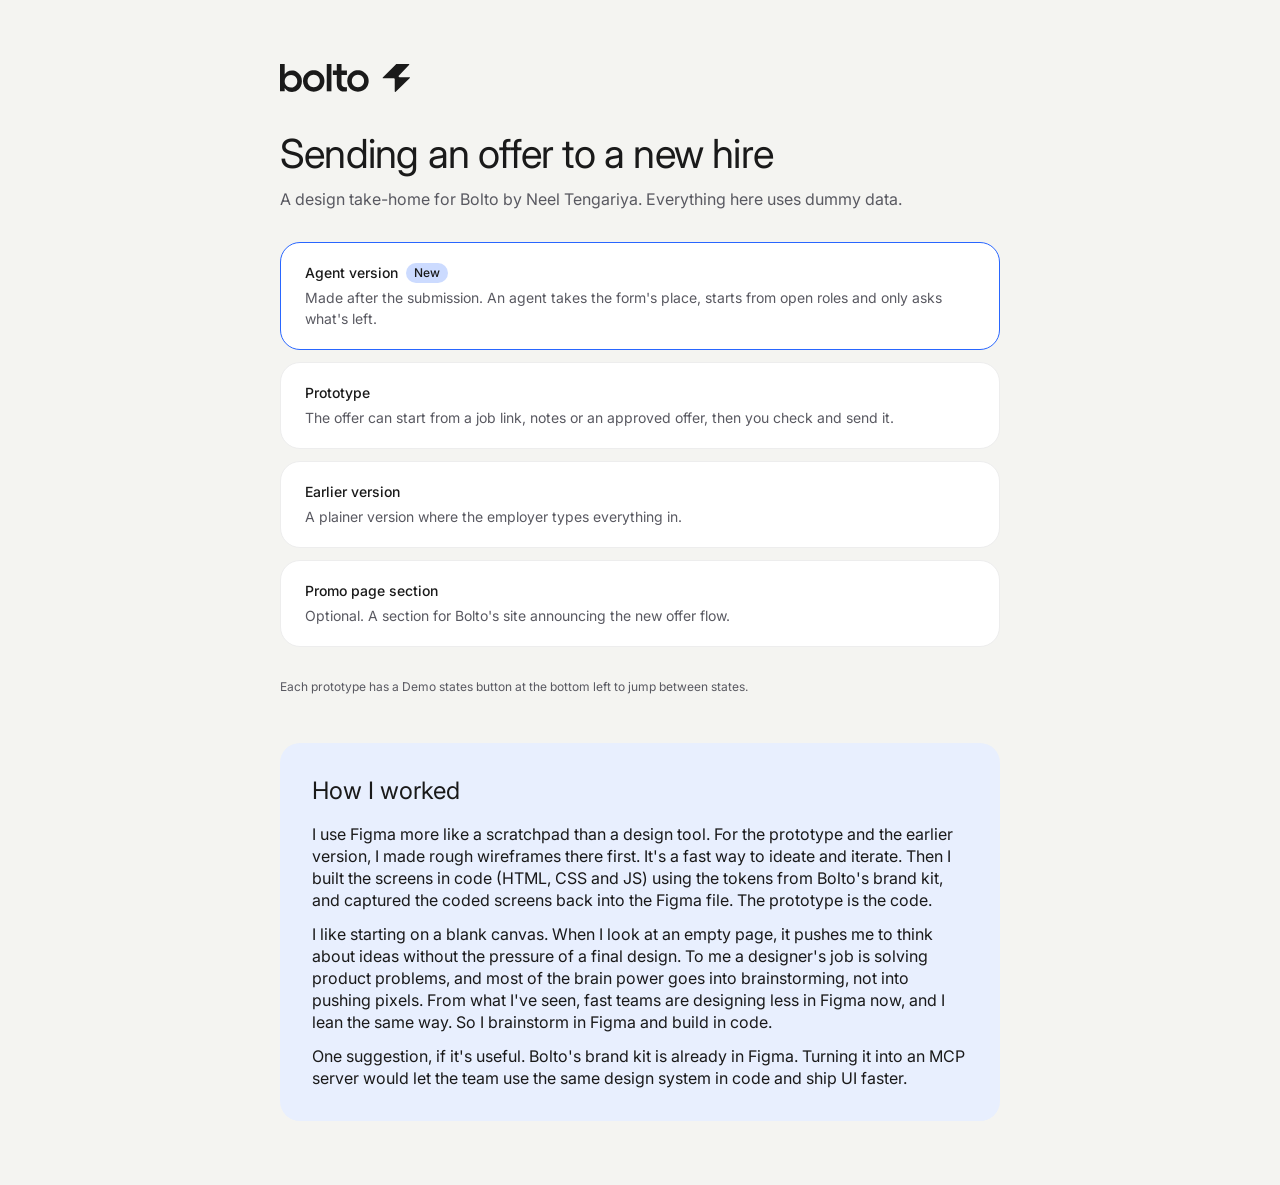
<file: hifi/index.html>
<!doctype html>
<html lang="en">
<head>
<meta charset="utf-8">
<meta name="viewport" content="width=device-width, initial-scale=1">
<title>Sending an offer to a new hire · Bolto take-home</title>
<link rel="icon" href="shared/brand/brandmark-ink.svg">
<link rel="stylesheet" href="shared/tokens.css">
<style>
  body { margin: 0; background: var(--canvas); color: var(--ink); font-family: var(--font); }
  main { max-width: 720px; margin: 0 auto; padding: 64px 16px; }
  .logo { height: 28px; display: block; margin-bottom: 40px; }
  h1 { font: var(--h4); letter-spacing: var(--track-tight); margin: 0 0 12px; }
  .lede { font: var(--p2); color: var(--ink-2); margin: 0 0 32px; }
  ul { list-style: none; margin: 0; padding: 0; display: grid; gap: 12px; }
  a.row { display: block; background: var(--surface); border: 1px solid var(--line-1); border-radius: 20px; padding: 20px 24px; color: inherit; text-decoration: none; }
  a.row:hover { border-color: var(--line-field); }
  a.row:focus-visible { outline: var(--focus-width) solid var(--focus); outline-offset: var(--focus-offset); }
  .t { font: var(--label); display: block; margin-bottom: 4px; }
  .d { font: var(--p3); color: var(--ink-2); }
  a.row.main { border-color: var(--blue); }
  a.row.main:hover { border-color: var(--blue-hover); background: var(--surface-tint); }
  .main .t { display: flex; align-items: center; gap: 8px; }
  .pill { font: var(--p4); font-weight: 500; line-height: 20px; padding: 0 8px; border-radius: var(--r-pill); background: var(--blue-pill); color: var(--ink); }
  .note { font: var(--p4); color: var(--ink-2); margin-top: 32px; }
  .how { margin-top: 48px; padding: 32px; border-radius: 20px; background: var(--surface-tint); }
  .how h2 { font: var(--h6); margin: 0 0 16px; }
  .how p { font: var(--p2); margin: 0; }
  .how p + p { margin-top: 12px; }
</style>
</head>
<body>
<main>
  <img class="logo" src="shared/brand/full-ink.svg" alt="Bolto">
  <h1>Sending an offer to a new hire</h1>
  <p class="lede">A design take-home for Bolto by Neel Tengariya. Everything here uses dummy data.</p>
  <ul>
    <li><a class="row main" href="v3/"><span class="t">Agent version<span class="pill">New</span></span><span class="d">Made after the submission. An agent takes the form's place, starts from open roles and only asks what's left.</span></a></li>
    <li><a class="row" href="v2/"><span class="t">Prototype</span><span class="d">The offer can start from a job link, notes or an approved offer, then you check and send it.</span></a></li>
    <li><a class="row" href="v1/"><span class="t">Earlier version</span><span class="d">A plainer version where the employer types everything in.</span></a></li>
    <li><a class="row" href="promo/v3.html"><span class="t">Promo page section</span><span class="d">Optional. A section for Bolto's site announcing the new offer flow.</span></a></li>
  </ul>
  <p class="note">Each prototype has a Demo states button at the bottom left to jump between states.</p>
  <section class="how" aria-labelledby="how-h">
    <h2 id="how-h">How I worked</h2>
    <p>I use Figma more like a scratchpad than a design tool. For the prototype and the earlier version, I made rough wireframes there first. It's a fast way to ideate and iterate. Then I built the screens in code (HTML, CSS and JS) using the tokens from Bolto's brand kit, and captured the coded screens back into the Figma file. The prototype is the code.</p>
    <p>I like starting on a blank canvas. When I look at an empty page, it pushes me to think about ideas without the pressure of a final design. To me a designer's job is solving product problems, and most of the brain power goes into brainstorming, not into pushing pixels. From what I've seen, fast teams are designing less in Figma now, and I lean the same way. So I brainstorm in Figma and build in code.</p>
    <p>One suggestion, if it's useful. Bolto's brand kit is already in Figma. Turning it into an MCP server would let the team use the same design system in code and ship UI faster.</p>
  </section>
</main>
</body>
</html>
</file>
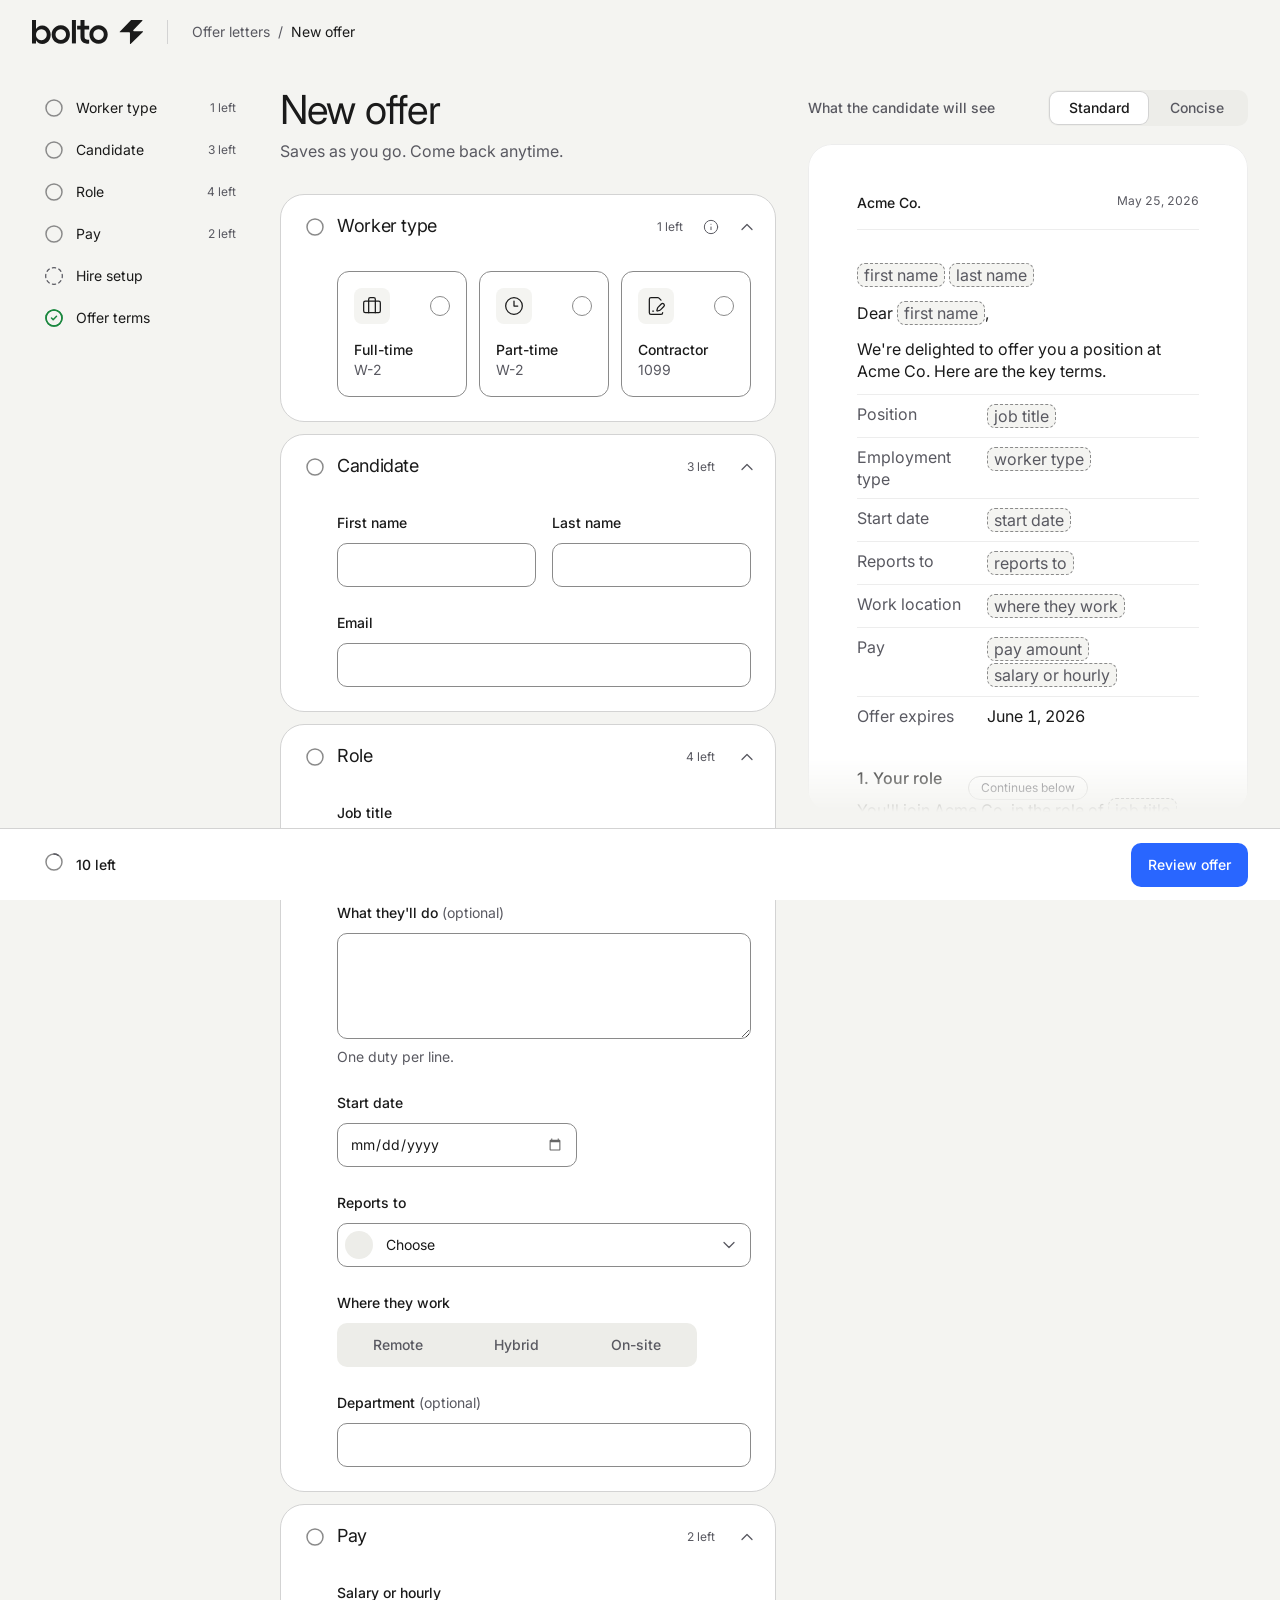
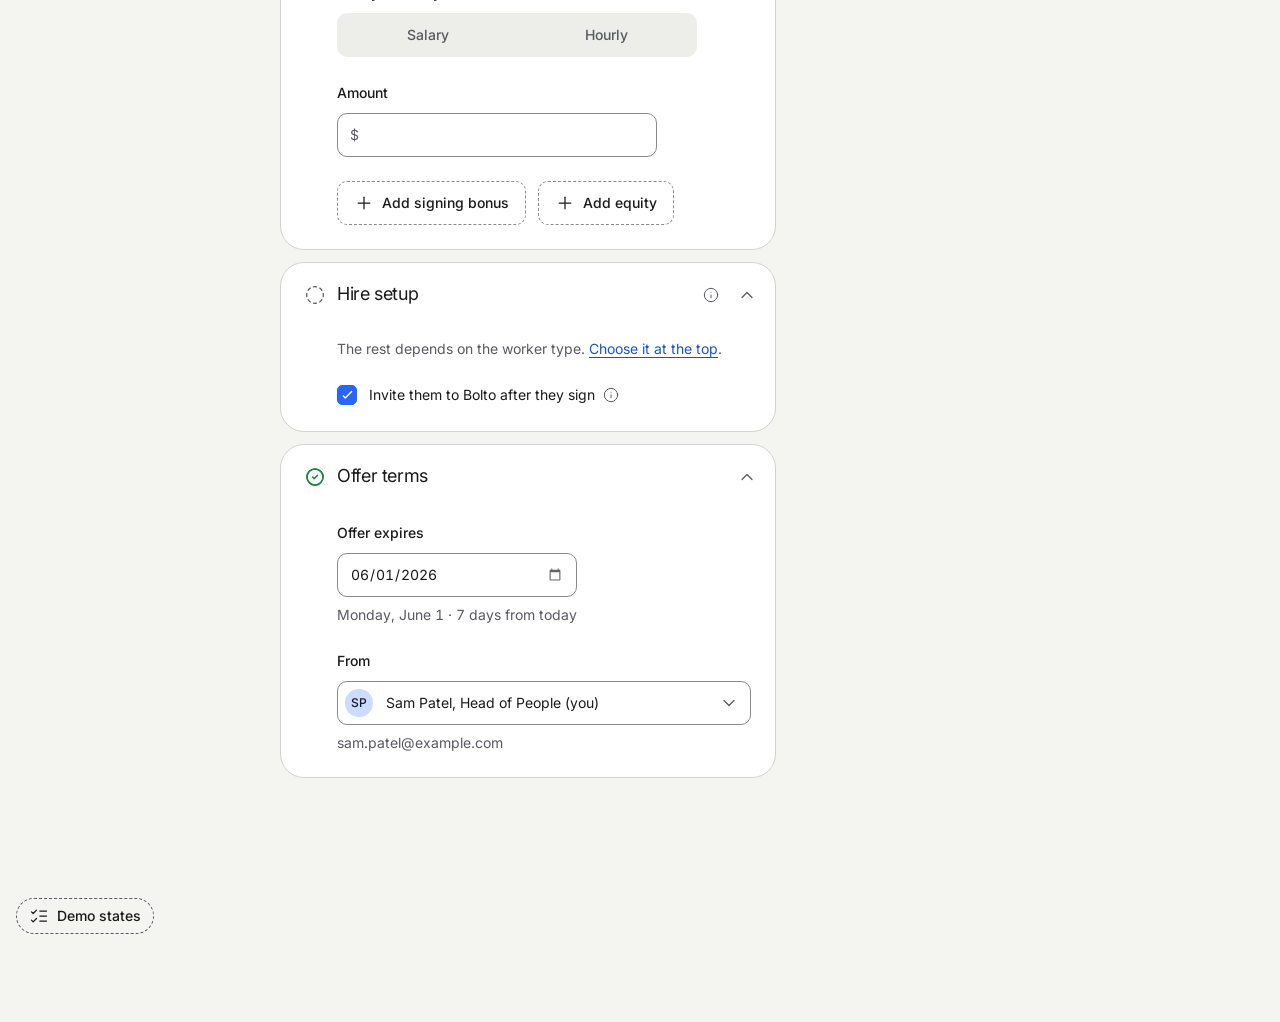
<file: hifi/v1/index.html>
<!doctype html>
<html lang="en">
<head>
<meta charset="utf-8">
<meta name="viewport" content="width=device-width, initial-scale=1">
<title>New offer · Bolto</title>
<!-- Bolto offer flow, v1: the employer types everything in. Shared components: shared/. -->
<link rel="icon" href="shared/brand/brandmark-ink.svg">
<link rel="stylesheet" href="shared/tokens.css">
<link rel="stylesheet" href="shared/hifi.css">
<style>
/* Page-level overrides (tokens only). The floor bar's fill is a measurement, not an action, so it's neutral, not Bolto Blue. */
.floor-fill { background: var(--ink-2); }
.result.neutral .ic { color: var(--ink-2); }
/* Narrow-phone fit (320px). An input's default size set the affix's min-content, and a grid item's min-width:auto let it push
   the accordion past the screen; floor labels are nudged back inside the track by clampFloorLabs(). */
.acc-clip, .acc-inner { min-width: 0; }
.affix input { width: 0; }
.floor-lab { translate: var(--nudge, 0) 0; }
/* The email preview's button is a picture of what the hire sees, not a control: muted, so Send stays the one primary on Review. */
.fakebtn { min-height: 28px; padding: 0 var(--s3); background: var(--surface-sunk); color: var(--ink-2); border: 1px solid var(--line-2); font: var(--p4); }
/* Hifi.focusQuiet: a programmatic focus after a touch tap draws no keyboard ring (r12 B8) */
[data-quiet-focus]:focus-visible, .acc-btn[data-quiet-focus]:focus-visible::after { outline: none; }
.affix:has(input[data-quiet-focus]), .seg-opt:has(input[data-quiet-focus]), .ropt:has(input[data-quiet-focus]), .chk:has(input[data-quiet-focus]) .box, .rcard input[data-quiet-focus] + .rcard-box { outline: none; }
</style>
</head>
<body>
<a class="sr" href="#screen">Skip to content</a>
<header class="hx-header" id="hdr">
  <div class="hx-header-in">
    <a class="hx-logo" href="#" data-act="to-list" aria-label="Bolto, offer letters"><img class="full" src="shared/brand/full-ink.svg" alt=""><img class="mark" src="shared/brand/brandmark-ink.svg" alt=""></a>
    <nav class="hx-crumbs" aria-label="Breadcrumb" id="crumbs"></nav>
    <div class="hx-save" id="saveState"></div>
  </div>
</header>
<main id="screen"></main>
<footer class="hx-footer" id="footer" hidden><div class="hx-footer-in" id="footerIn"></div></footer>
<div id="hx-live" class="sr" aria-live="polite"></div>

<script src="shared/icons/icons.js"></script>
<script src="shared/hifi.js"></script>
<script>
'use strict';
const {$, $$, esc, Motion, say, Ring, Accordion, Checklist, Toggletip, Segmented, busy, Demo, SaveMark} = Hifi;
const I = (n, c) => Icons.svg(n, c);

/* ===================== dummy data (brief p2), ported from the lo-fi ===================== */
const TODAY = new Date(2026, 4, 25);            // prototype "today": Monday May 25, 2026
const COMPANY = 'Acme Co.';
const PEOPLE = ['Jordan Lee', 'Sam Patel'];
const SENDERS = [{id:'sam', name:'Sam Patel', title:'Head of People', email:'sam.patel@example.com'}];
const OFFICES = [{id:'ny', name:'New York office', state:'NY-NYC'}];
const STATES = [['AL','Alabama'],['AK','Alaska'],['AZ','Arizona'],['AR','Arkansas'],['CA','California'],['CO','Colorado'],['CT','Connecticut'],['DE','Delaware'],['DC','District of Columbia'],['FL','Florida'],['GA','Georgia'],['HI','Hawaii'],['ID','Idaho'],['IL','Illinois'],['IN','Indiana'],['IA','Iowa'],['KS','Kansas'],['KY','Kentucky'],['LA','Louisiana'],['ME','Maine'],['MD','Maryland'],['MA','Massachusetts'],['MI','Michigan'],['MN','Minnesota'],['MS','Mississippi'],['MO','Missouri'],['MT','Montana'],['NE','Nebraska'],['NV','Nevada'],['NH','New Hampshire'],['NJ','New Jersey'],['NM','New Mexico'],['NY-NYC','New York City area (NYC, Nassau, Suffolk, Westchester)'],['NY-REST','New York (rest of state)'],['NC','North Carolina'],['ND','North Dakota'],['OH','Ohio'],['OK','Oklahoma'],['OR','Oregon'],['PA','Pennsylvania'],['RI','Rhode Island'],['SC','South Carolina'],['SD','South Dakota'],['TN','Tennessee'],['TX','Texas'],['UT','Utah'],['VT','Vermont'],['VA','Virginia'],['WA','Washington'],['WV','West Virginia'],['WI','Wisconsin'],['WY','Wyoming']];
const PLACE = {'NY-NYC':'the New York City area', 'NY-REST':'New York outside the NYC area'};
/* Overtime floors, 2026 (lo-fi, unchanged). salary: below it, overtime always applies. hourly: computer-job hourly floor.
   comp: salary needed for the software option. mgr: salary needed for the manager and office-work options. */
const FED = {salary:35568, hourly:27.63, comp:35568, mgr:35568};
const FLOORS = {
  'CA': {salary:70304, hourly:58.85, comp:122573.13, mgr:70304},
  'WA': {salary:80168.40, hourly:59.96, comp:80168.40, mgr:80168.40},
  'NY-NYC': {...FED, mgr:66300, mgrWeek:1275.00, fedKeys:['salary', 'hourly', 'comp']},
  'NY-REST': {...FED, mgr:62353.20, mgrWeek:1199.10, fedKeys:['salary', 'hourly', 'comp']}
};
const DUTIES = {
  software:'Works as a software engineer, programmer or systems analyst',
  manage:'Manages the business or a department, directs 2 or more full-time people, and can hire and fire or has a real say in it',
  admin:'Office work on running the business, where they make independent decisions on important matters',
  study:'Work that needs advanced study, like law, medicine or accounting',
  none:'None of these',
  unsure:"I'm not sure"
};
/* Info-tip texts: spec 17 §5, word for word */
const TIP = {
  type:"W-2: an employee on your payroll. You withhold their taxes. 1099: an independent contractor. You generally don't withhold taxes for them.",
  state:"Where they'll work from. Pay and overtime rules can depend on the state. It isn't shown in the letter.",
  repay:'They pay the bonus back only if they resign or are let go for cause within this time.',
  repayC:'They pay the bonus back only if they end this engagement within this time.',
  hire:'Not in the letter. Bolto uses these to set them up in payroll after they sign.',
  pg:'Everyone in a group is paid together, with the same settings. Bolto picks it from the pay type.',
  flsa:'FLSA is the US law on overtime. Most employees get 1.5× their pay rate for hours past 40 in a week. Some jobs are exempt, depending on their pay and duties.',
  i9:'A US form you and every new employee fill in to confirm they can work in the US. Bolto collects it after they sign.',
  invite:'After they sign, Bolto emails them to set up their account and start onboarding.'
};

/* ===================== state ===================== */
function plusDays(d, n){ const x = new Date(d); x.setDate(x.getDate() + n); return `${x.getFullYear()}-${String(x.getMonth() + 1).padStart(2, '0')}-${String(x.getDate()).padStart(2, '0')}`; }
const WF = {saveFail:false, sendFail:false};
function blankF(){
  return {empType:'', first:'', last:'', email:'', title:'', work:'', startDate:'', endDate:'', reportsTo:'', location:'', state:'', workplace:'', department:'',
    payType:'', amount:'', bonusOpen:false, bonus:'', bonusRepay:false, bonusMonths:'', equityOpen:false, equity:'',
    payrollGroup:'', duties:'', invite:true, expiry:plusDays(TODAY, 7), sender:'sam', note:''};
}
let S;
function fresh(){
  S = {screen:'offer', f:blankF(), style:'Standard', pgOverride:false, otBasis:'', otMode:'', blurErr:new Set(), draft:false, save:'', savedAt:'', newOffer:true,
       errItems:null, lastN:null, otSaid:null, sent:false, sendErr:false, hireHTML:'', saveT:null, lastField:null, view:'edit', fresh:new Map()};
}
fresh();

/* ===================== helpers (lo-fi) ===================== */
const num = v => { const s = String(v ?? '').replace(/[$,\s]/g, ''); if(!/^\d+(\.\d+)?$/.test(s)) return null; return parseFloat(s); };
const money = n => '$' + Number(n).toLocaleString('en-US', {minimumFractionDigits: Number.isInteger(n) ? 0 : 2, maximumFractionDigits: 2});
const money0 = n => '$' + Math.round(Number(n)).toLocaleString('en-US');
const iso2d = iso => { const [y,m,d] = iso.split('-').map(Number); return new Date(y, m-1, d); };
const fdate = iso => iso ? iso2d(iso).toLocaleDateString('en-US', {month:'long', day:'numeric', year:'numeric'}) : '';
const sdate = iso => iso ? iso2d(iso).toLocaleDateString('en-US', {month:'short', day:'numeric', year:'numeric'}) : '';
const md = d => d.toLocaleDateString('en-US', {month:'short', day:'numeric'});
const isEmp = () => S.f.empType === 'ft' || S.f.empType === 'pt';
const isCon = () => S.f.empType === 'c';
const who = () => S.f.first.trim();
const poss = () => who() ? who() + "'s " : 'their ';
const fullName = () => (S.f.first + ' ' + S.f.last).trim();
const validAmount = () => (num(S.f.amount) || 0) > 0;
const validBonus = () => (num(S.f.bonus) || 0) > 0;
const validMonths = () => /^\d{1,3}$/.test(S.f.bonusMonths.trim()) && +S.f.bonusMonths > 0;
const nonPos = v => { const s = String(v ?? '').replace(/[$,\s]/g, ''); return /^-?\d+(\.\d+)?$/.test(s) && parseFloat(s) <= 0; };
const validEmail = () => /^[^\s@]+@[^\s@]+\.[^\s@]+$/.test(S.f.email.trim());
const sender = () => SENDERS.find(s => s.id === S.f.sender) || SENDERS[0];
const office = () => OFFICES.find(o => o.id === S.f.workplace);
const stateName = code => (STATES.find(s => s[0] === code) || [,''])[1];
const place = code => PLACE[code] || stateName(code);
const initials = n => n.split(/\s+/).filter(Boolean).map(w => w[0]).join('').slice(0, 2).toUpperCase();
const EMP = {ft:['Full-time', 'W-2'], pt:['Part-time', 'W-2'], c:['Contractor', '1099']};
const empLabel = () => EMP[S.f.empType] ? EMP[S.f.empType].join(' / ') : '';

/* ===================== overtime (FLSA), lo-fi unchanged ===================== */
function workState(){ return S.f.location === 'Remote' ? S.f.state : ((office() || {}).state || ''); }
function otNeeds(){
  const n = [];
  if(!S.f.location) n.push('location');
  else if(S.f.location === 'Remote'){ if(!S.f.state) n.push('state'); }
  else if(!S.f.workplace) n.push('workplace');
  if(!S.f.payType) n.push('payType');
  if(!validAmount()) n.push('amount');
  return n;
}
function ot(){
  if(!isEmp()) return {mode:'na'};
  const need = otNeeds();
  if(need.length) return {mode:'wait', first:need[0]};
  const st = workState(), fl = FLOORS[st] || FED, amt = num(S.f.amount), wh = place(st);
  const rule = key => !FLOORS[st] ? ` under the federal rule (${wh}'s own rules aren't checked)`
    : (fl.fedKeys || []).includes(key) ? ` under the federal rule (for ${wh}, only the floor for managing and office work is checked)` : ` in ${wh}`;
  if(S.f.payType === 'Hourly'){
    if(amt < fl.hourly) return {mode:'auto', why:`${money(amt)} an hour is below ${money(fl.hourly)}, the lowest hourly pay for the one hourly exemption Bolto checks, computer jobs${rule('hourly')}.`};
    return {mode:'hourly', hint:`Bolto checks one hourly exemption, for computer jobs, at ${money(fl.hourly)} an hour or more${rule('hourly')}.`};
  }
  if(amt < fl.salary) return {mode:'auto', why:`${money(amt)} a year is below ${money(fl.salary)}, the lowest salary for the overtime exemptions Bolto checks${rule('salary')}.`};
  const opts = [], cut = [];
  if(amt >= fl.comp) opts.push('software'); else cut.push(`Software work skips overtime${rule('comp')} only at ${money(fl.comp)} a year or more.`);
  if(amt >= fl.mgr) opts.push('manage', 'admin');
  else cut.push(`Managing and office work skip overtime${rule('mgr')} only at ${fl.mgrWeek ? '$' + fl.mgrWeek.toLocaleString('en-US', {minimumFractionDigits:2}) + ' a week (' + money(fl.mgr) + ' a year)' : money(fl.mgr) + ' a year'} or more.`);
  opts.push('study', 'none', 'unsure');
  return {mode:'salary', opts, hint:cut.join(' ')};
}
function otFinal(){
  const o = ot();
  if(o.mode === 'auto') return false;
  if(o.mode !== 'hourly' && o.mode !== 'salary') return null;
  const d = S.f.duties;
  if(!d || d === 'unsure') return null;
  if(o.mode === 'hourly') return d === 'software' ? true : (d === 'none' ? false : null);
  if(!o.opts.includes(d)) return null;
  return d !== 'none';
}
const otWords = v => v ? 'No overtime pay (exempt)' : 'Gets overtime pay (non-exempt)';
const basisKey = () => [S.f.payType, num(S.f.amount), S.f.location, S.f.state, S.f.workplace].join('|');
const derivedGroup = () => S.f.payType === 'Hourly' ? 'US Hourly' : (S.f.payType === 'Salary' ? 'US Salaried' : '');

/* ===================== what's missing: the one list behind the rail, the count and the error summary ===================== */
function missing(){
  const out = [], f = S.f, add = (k, msg) => out.push({k, msg});
  if(!f.empType) add('empType', 'Select the worker type');
  if(!f.first.trim()) add('first', 'Enter their first name');
  if(!f.last.trim()) add('last', 'Enter their last name');
  if(!f.email.trim()) add('email', 'Enter their email address');
  else if(!validEmail()) add('email', 'Enter an email address in the correct format, like name@example.com');
  if(!f.title.trim()) add('title', 'Enter the job title');
  if(!f.startDate) add('startDate', 'Enter the start date');
  if(isCon() && !f.endDate) add('endDate', 'Enter the date the contract ends');
  else if(isCon() && f.startDate && f.endDate <= f.startDate) add('endDate', 'The contract must end after it starts');
  if(!f.reportsTo) add('reportsTo', isCon() ? 'Select their point of contact' : 'Select who they report to');
  if(!f.location) add('location', 'Select where they work');
  else if(f.location === 'Remote'){ if(isEmp() && !f.state) add('state', 'Select the state they will work from'); }
  else if(!f.workplace) add('workplace', 'Select the workplace');
  if(!f.payType) add('payType', 'Select salary or hourly');
  if(!f.amount.trim()) add('amount', 'Enter the pay amount');
  else if(nonPos(f.amount)) add('amount', 'Enter a pay amount above 0');
  else if(!validAmount()) add('amount', 'Enter the pay amount as a number, like 150,000');
  if(f.bonusOpen){
    if(!f.bonus.trim()) add('bonus', 'Enter the signing bonus amount');
    else if(nonPos(f.bonus)) add('bonus', 'Enter a bonus amount above 0');
    else if(!validBonus()) add('bonus', 'Enter the signing bonus as a number, like 10,000');
    if(f.bonusRepay && nonPos(f.bonusMonths)) add('bonusMonths', 'Enter a number of months above 0');
    else if(f.bonusRepay && !validMonths()) add('bonusMonths', 'Enter the number of months for repaying the bonus');
  }
  if(f.equityOpen && !f.equity.trim()) add('equity', 'Enter the equity as it should read in the letter');
  if(isEmp() && ot().mode !== 'wait' && otFinal() === null) add('duties', `Answer the overtime question${who() ? ' for ' + who() : ''}${f.duties === 'unsure' ? ', or check with whoever runs payroll' : ''}`);
  if(!f.expiry) add('expiry', 'Enter when the offer expires');
  else if(iso2d(f.expiry) < TODAY) add('expiry', "The offer can't expire before today");
  return out;
}
const msgFor = k => (missing().find(m => m.k === k) || {}).msg || '';

/* ===================== sections: the six accordions and the checklist behind them ===================== */
const SECTIONS = [
  {id:'type', title:'Worker type'}, {id:'cand', title:'Candidate'}, {id:'role', title:'Role'},
  {id:'pay', title:'Pay'}, {id:'hire', title:'Hire setup'}, {id:'terms', title:'Offer terms'}];
const KEYS = {type:['empType'], cand:['first', 'last', 'email'], role:['title', 'startDate', 'endDate', 'reportsTo', 'location', 'state', 'workplace'],
  pay:['payType', 'amount', 'bonus', 'bonusMonths', 'equity'], hire:['duties'], terms:['expiry']};
/* Review's Change links for fields outside KEYS land in Hire setup, never the Worker type fallback */
const SEC_EXTRA = {payrollGroup:'hire', invite:'hire'};
const secOf = k => SEC_EXTRA[k] || (Object.entries(KEYS).find(([, ks]) => ks.includes(k)) || ['type'])[0];
function applies(k){
  const f = S.f;
  if(k === 'endDate') return isCon();
  if(k === 'state') return f.location === 'Remote' && isEmp();
  if(k === 'workplace') return f.location === 'Hybrid' || f.location === 'On-site';
  if(k === 'bonus') return f.bonusOpen;
  if(k === 'bonusMonths') return f.bonusOpen && f.bonusRepay;
  if(k === 'equity') return f.equityOpen;
  if(k === 'duties') return isEmp() && ['hourly', 'salary'].includes(ot().mode);
  return true;
}
/* The hire-setup wait line names only what overtime still needs (from otNeeds) */
const NEEDWORD = {location:'where they work', state:'the work state', workplace:'the workplace', payType:'salary or hourly', amount:'the pay amount'};
function waitLine(){
  const w = otNeeds().map(k => NEEDWORD[k]);
  return `Fill in ${w.length > 1 ? w.slice(0, -1).join(', ') + ' and ' + w[w.length - 1] : w[0]} first.`;
}
function secStatus(id, miss = missing()){
  const gone = new Set(miss.map(m => m.k)), errs = new Set((S.errItems || []).map(i => i.k));
  if(id === 'hire'){
    if(!S.f.empType) return {state:'wait', frac:0, left:0, label:'The rest depends on the worker type.'};
    if(isCon()) return {state:'done', frac:1, left:0};
    if(ot().mode === 'wait') return {state:'wait', frac:0, left:0, label:waitLine()};
  }
  const ks = KEYS[id].filter(applies), left = ks.filter(k => gone.has(k)).length;
  const err = ks.some(k => gone.has(k) && errs.has(k));
  return {state: err ? 'error' : left === 0 ? 'done' : left < ks.length ? 'progress' : 'todo', frac: ks.length ? (ks.length - left) / ks.length : 1, left};
}
function summary(id){
  const f = S.f;
  if(id === 'type') return empLabel();
  if(id === 'cand') return [fullName(), f.email.trim()].filter(Boolean).join(' · ');
  if(id === 'role') return [f.title.trim(), sdate(f.startDate), f.location ? (f.location === 'Remote' ? (isEmp() && f.state ? 'Remote, ' + stateName(f.state) : 'Remote') : `${f.location}${office() ? ', ' + office().name : ''}`) : ''].filter(Boolean).join(' · ');
  if(id === 'pay') return [validAmount() && f.payType ? `${money(num(f.amount))} ${f.payType === 'Hourly' ? 'an hour' : 'a year'}` : '', f.bonusOpen && validBonus() ? money(num(f.bonus)) + ' bonus' : '', f.equityOpen && f.equity.trim() ? 'Equity' : ''].filter(Boolean).join(' · ');
  if(id === 'hire'){ if(isCon()) return f.invite ? 'Invited to Bolto after signing' : 'Not invited to Bolto automatically';
    const v = otFinal(); return [isEmp() ? f.payrollGroup : '', v === null ? '' : otWords(v)].filter(Boolean).join(' · '); }
  if(id === 'terms') return [f.expiry ? 'Expires ' + sdate(f.expiry) : '', sender().name].filter(Boolean).join(' · ');
  return '';
}

/* ===================== field builders (hi-fi markup on the lo-fi contract: ids f-*, e-*, data-f) ===================== */
const tip = (term, text) => Toggletip.html(term, text);
function errP(k){ return `<div class="err" hidden><div class="hx-reveal-in"><p id="e-${k}"></p></div></div>`; }
function dbAttr(ids){ const v = ids.filter(Boolean).join(' '); return v ? ` aria-describedby="${v}" data-db="${v}"` : ' data-db=""'; }
function lblRow(k, label, o = {}){ return `<div class="lbl"><label for="f-${k}" id="l-${k}">${label}${o.optional ? ' <span class="opt">(optional)</span>' : ''}</label>${o.tip || ''}</div>`; }
function textField(k, label, o = {}){
  const input = `<input class="${o.wrap ? '' : 'input'}${o.short ? ' short' : ''}" id="f-${k}" name="${k}" type="${o.type || 'text'}" value="${esc(S.f[k])}" autocomplete="${o.ac || 'off'}"${o.im ? ` inputmode="${o.im}"` : ''}${o.type === 'email' ? ' spellcheck="false"' : ''}${dbAttr([o.hint && 'h-' + k, ...(o.db || [])])}>`;
  return `<div class="field" data-f="${k}">${lblRow(k, label, o)}${errP(k)}${o.wrap ? o.wrap(input) : input}${o.hint ? `<p class="hint num" id="h-${k}">${o.hint}</p>` : ''}${o.after || ''}</div>`;
}
function selectField(k, label, opts, o = {}){
  const ph = o.noChoose ? '' : `<option value=""${S.f[k] ? '' : ' selected'}>Choose</option>`;
  const av = o.avatar ? `<span class="avatar${S.f[k] ? '' : ' empty'}" id="av-${k}" aria-hidden="true">${esc(initials(o.avatarName ? o.avatarName() : S.f[k]))}</span>` : '';
  return `<div class="field" data-f="${k}">${lblRow(k, label, o)}${errP(k)}
    <div class="sel-wrap${o.avatar ? ' has-avatar' : ''}">${av}<select class="select" id="f-${k}" name="${k}"${dbAttr([o.hint && 'h-' + k])}>${ph}${opts.map(([v, l]) => `<option value="${esc(v)}"${S.f[k] === v ? ' selected' : ''}>${esc(l)}</option>`).join('')}</select>${I('chevron-down')}</div>
    ${o.hint ? `<p class="hint" id="h-${k}">${o.hint}</p>` : ''}</div>`;
}
function areaField(k, label, o = {}){
  return `<div class="field" data-f="${k}">${lblRow(k, label, o)}${errP(k)}<textarea class="textarea" id="f-${k}" name="${k}" rows="4"${dbAttr([o.hint && 'h-' + k])}>${esc(S.f[k])}</textarea>${o.hint ? `<p class="hint" id="h-${k}">${o.hint}</p>` : ''}</div>`;
}
const TICK = '<svg viewBox="0 0 24 24" fill="none" stroke="currentColor" stroke-width="2.5" stroke-linecap="round" stroke-linejoin="round"><path d="M20 6 9 17l-5-5"/></svg>';
function checkField(k, label, o = {}){
  return `<div class="field" data-f="${k}"><div class="chk-row"><label class="chk"><input type="checkbox" id="f-${k}" name="${k}"${S.f[k] ? ' checked' : ''}><span class="box" aria-hidden="true">${TICK}</span><span id="l-${k}">${label}</span></label>${o.tip || ''}</div></div>`;
}
function segField(k, label, opts, o = {}){
  return `<div class="field" data-f="${k}"><div class="lbl" id="l-${k}">${label}</div>${errP(k)}<div id="f-${k}" data-db="" class="seg-host">${Segmented.html(k, opts, S.f[k], {labelledby:'l-' + k, idp:'f-' + k})}</div></div>`;
}
const affix = (pre, suf, o = {}) => i => `<div class="affix${o.short ? ' short' : ''}">${pre ? `<span class="pre" aria-hidden="true">${pre}</span>` : ''}${i}${suf !== undefined ? `<span class="suf" id="u-${o.k}">${suf}</span>` : ''}</div>`;
function accHTML(id, title, body, o = {}){
  return `<div class="acc" data-sec="${id}" id="sec-${id}">
    <div class="acc-head"><h2><button type="button" class="acc-btn" aria-expanded="true" aria-controls="secp-${id}">${Ring.html(id)}
      <span class="acc-title"><span class="acc-name" id="secn-${id}">${title}</span><span class="acc-sum"></span></span>
      <span class="acc-left" data-left-for="${id}"></span></button></h2>
      <span class="acc-aside">${o.aside || ''}</span><span class="acc-chev" aria-hidden="true">${I('chevron-down')}</span></div>
    <div class="acc-panel" id="secp-${id}"><div class="acc-clip"><div class="acc-inner">${body}</div></div></div></div>`;
}

/* ===================== screen: offer ===================== */
function ledeText(){ return WF.saveFail ? 'Fill in what you know.' : 'Saves as you go. Come back anytime.'; }
function workHint(){ return isCon() ? 'One service per line.' : 'One duty per line.'; }
function dayHint(iso){ return iso ? iso2d(iso).toLocaleDateString('en-US', {weekday:'long', month:'long', day:'numeric'}) : ''; }
function expiryHint(){
  if(!S.f.expiry) return '';
  const d = iso2d(S.f.expiry), n = Math.round((d - TODAY) / 864e5);
  return `${dayHint(S.f.expiry)} · ${n === 0 ? 'today' : n === 1 ? 'tomorrow' : n > 1 ? n + ' days from today' : 'in the past'}`;
}
function offerHTML(){
  const nm = fullName();
  const typeCards = `<div class="field" data-f="empType">${errP('empType')}<div class="rcards" role="radiogroup" id="f-empType" aria-labelledby="secn-type" data-db="">
    ${[['ft', 'briefcase'], ['pt', 'clock-3'], ['c', 'file-pen-line']].map(([v, ic], i) => `<label class="rcard"><input type="radio" name="empType" value="${v}" id="f-empType-${i}"${S.f.empType === v ? ' checked' : ''}>
      <span class="rcard-box"><span class="rcard-top"><span class="rcard-icon">${I(ic)}</span><span class="dot" aria-hidden="true"></span></span><span class="rcard-icon m">${I(ic)}</span>
      <span class="rcard-t">${EMP[v][0]}<span>${EMP[v][1]}</span></span></span></label>`).join('')}</div></div>`;
  const cand = `<div class="row2">${textField('first', 'First name', {ac:'off'})}${textField('last', 'Last name')}</div>${textField('email', 'Email', {type:'email'})}`;
  const role = textField('title', 'Job title')
    + areaField('work', "What they'll do", {optional:true, hint:workHint()})
    + textField('startDate', 'Start date', {type:'date', hint:dayHint(S.f.startDate)})
    + `<div data-when="con">${textField('endDate', 'Contract ends', {type:'date', hint:dayHint(S.f.endDate)})}</div>`
    + selectField('reportsTo', isCon() ? 'Point of contact' : 'Reports to', PEOPLE.map(p => [p, p]), {avatar:true})
    + segField('location', 'Where they work', [['Remote', 'Remote'], ['Hybrid', 'Hybrid'], ['On-site', 'On-site']])
    + `<div data-when="remote">${selectField('state', 'Work state', STATES, {tip:tip('Work state', TIP.state)})}</div>`
    + `<div data-when="office">${selectField('workplace', 'Workplace', OFFICES.map(o => [o.id, o.name]))}</div>`
    + textField('department', 'Department', {optional:true});
  const pay = segField('payType', 'Salary or hourly', [['Salary', 'Salary'], ['Hourly', 'Hourly']])
    + textField('amount', 'Amount <span class="sr">in US dollars</span>', {im:'decimal', db:['u-amount', 'warn-amount'], wrap:affix('$', '', {k:'amount'}), after:`<div class="warn callout callout-warning" id="warn-amount" hidden>${I('triangle-alert')}<p></p></div>`})
    + `<div id="addWrap"><div class="hx-reveal-in"><div class="addrow"><button type="button" class="btn btn-add" id="bonusAdd" aria-expanded="false" aria-controls="bonusPanel">${I('plus')}Add signing bonus</button>
       <button type="button" class="btn btn-add" id="equityAdd" aria-expanded="false" aria-controls="equityPanel">${I('plus')}Add equity</button></div></div></div>
      <div id="bonusPanel" hidden><div class="hx-reveal-in"><fieldset class="sub-card" aria-labelledby="bonusH"><div class="sub-head"><h3 id="bonusH">Signing bonus</h3><button type="button" class="linkbtn quiet" id="bonusRemove">${I('x', 'ic-sm')}Remove<span class="sr"> signing bonus</span></button></div>
        ${textField('bonus', 'Amount <span class="sr">in US dollars</span>', {im:'decimal', wrap:affix('$', undefined, {short:true})})}
        ${checkField('bonusRepay', 'Repaid if they leave early', {tip:tip('Repaid if they leave early', TIP.repay)})}
        <div data-when="repay">${textField('bonusMonths', 'Within how many months', {im:'numeric', wrap:affix('', 'months', {short:true, k:'bonusMonths'}), db:['u-bonusMonths']})}</div></fieldset></div></div>
      <div id="equityPanel" hidden><div class="hx-reveal-in"><fieldset class="sub-card" aria-labelledby="equityH"><div class="sub-head"><h3 id="equityH">Equity</h3><button type="button" class="linkbtn quiet" id="equityRemove">${I('x', 'ic-sm')}Remove<span class="sr"> equity</span></button></div>
        ${textField('equity', 'As it should read in the letter')}</fieldset></div></div>`;
  const terms = textField('expiry', 'Offer expires', {type:'date', hint:expiryHint()})
    + selectField('sender', 'From', SENDERS.map(s => [s.id, `${s.name}, ${s.title} (you)`]), {noChoose:true, avatar:true, avatarName:() => sender().name, hint:esc(sender().email)});
  return `<div class="hx-body" id="body">
    <div class="hx-chips" id="chips" role="navigation" aria-label="Offer checklist"></div>
    <nav class="hx-rail" id="rail" aria-label="Offer checklist"></nav>
    <div class="hx-form" id="formPane" data-keeper-host>
      <h1 class="hx-title" id="pageH1" tabindex="-1">${nm ? 'Offer for ' + esc(nm) : 'New offer'}</h1>
      <p class="hx-lede" id="lede">${ledeText()}</p>
      <div class="hx-sections"><div id="errsumSlot"></div>
        ${accHTML('type', 'Worker type', typeCards, {aside:tip('Worker type', TIP.type)})}
        ${accHTML('cand', 'Candidate', cand)}
        ${accHTML('role', 'Role', role)}
        ${accHTML('pay', 'Pay', pay)}
        ${accHTML('hire', 'Hire setup', '<div id="hireBody"></div>', {aside:tip('Hire setup', TIP.hire)})}
        ${accHTML('terms', 'Offer terms', terms)}
      </div>
    </div>
    <aside class="hx-letter" id="letterPane" aria-labelledby="letterTitle">
      <div class="lt-head"><h2 id="letterTitle" tabindex="-1"></h2>${Segmented.html('style', [['Standard', 'Standard'], ['Concise', 'Concise']], S.style, {sm:true, label:'Letter style'})}</div>
      <div class="lt-scroll" id="ltScroll" tabindex="0" role="region" aria-label="Letter text"><div class="paper" id="letter"></div></div>
    </aside>
  </div>`;
}

function hireHTML(){
  const w = who();
  const invite = checkField('invite', `Invite ${esc(w || 'them')} to Bolto after they sign`, {tip:tip('Invite to Bolto', TIP.invite)});
  if(!S.f.empType) return `<p class="plain">The rest depends on the worker type. <a href="#f-empType" data-go="empType">Choose it at the top</a>.</p>` + invite;
  if(isCon()) return `<p class="plain">Overtime, payroll group and I-9 only apply to employees.</p>` + invite;
  const o = ot();
  let block = '';
  if(o.mode === 'wait'){
    block = `${errP('duties')}<p class="plain">${esc(waitLine())} <a href="#" id="ot-wait-link" data-go="${o.first}">${esc(msgFor(o.first))}</a>.</p>`;
  } else if(o.mode === 'auto'){
    block = floorBar(o) + `<p class="result neutral">${I('clock-3')}<span>Gets overtime pay (non-exempt).</span></p><p class="sr">${o.why}</p>`;
  } else {
    const opts = o.mode === 'hourly' ? [['software', 'Yes'], ['none', 'No'], ['unsure', "I'm not sure"]] : o.opts.map(v => [v, DUTIES[v]]);
    const q = o.mode === 'hourly' ? `Does ${esc(who() || 'this person')} work as a software engineer, programmer or systems analyst?` : `What is ${esc(poss())}main work?`;
    block = floorBar(o) + `<fieldset id="f-duties" class="field"${dbAttr([o.hint && 'h-duties'])}><legend class="lbl">${q}</legend>${o.hint ? `<p class="hint" id="h-duties" style="margin:0 0 var(--s3)">${o.hint}</p>` : ''}${errP('duties')}
      <div class="rlist">${opts.map(([v, l], i) => `<label class="ropt"><input type="radio" id="f-duties-${i}" name="duties" value="${v}"${S.f.duties === v ? ' checked' : ''}><span class="dot" aria-hidden="true"></span><span class="t">${l}</span></label>`).join('')}</div></fieldset>
      <p class="result" id="ot-result" hidden></p>`;
  }
  const pgChanged = S.f.payrollGroup && derivedGroup() && S.f.payrollGroup !== derivedGroup();
  return selectField('payrollGroup', 'Payroll group', [['US Salaried', 'US Salaried'], ['US Hourly', 'US Hourly']], {noChoose: !!S.f.payrollGroup, tip:tip('Payroll group', TIP.pg),
      hint: pgChanged ? `Changed by you. Bolto would use ${derivedGroup()} for ${S.f.payType === 'Hourly' ? 'hourly' : 'salaried'} pay.` : ''})
    + `<div class="field" data-f="duties"><div class="subhead">Overtime pay (FLSA) ${tip('Overtime pay (FLSA)', TIP.flsa)}</div>${block}</div>`
    + `<div class="field"><div class="factrow"><span class="k">I-9 ${tip('I-9', TIP.i9)}</span><span class="v">Bolto collects ${esc(w ? w + "'s" : 'their')} I-9 after they sign.</span></div></div>`
    + invite;
}
/* Overtime floor bar (17 §5): the pay against the floor that decides the outcome. Numbers come from the lo-fi's table. */
/* Keep the floor labels inside the bar's width on any screen: a centred or end-aligned label that would cross an edge is nudged back. */
function clampFloorLabs(t){
  const tr = t.getBoundingClientRect(); if(!tr.width) return;
  t.querySelectorAll('.floor-lab').forEach(l => {
    l.style.removeProperty('--nudge'); const r = l.getBoundingClientRect();
    const d = r.width > tr.width || r.left < tr.left ? tr.left - r.left : r.right > tr.right ? tr.right - r.right : 0;
    if(Math.abs(d) > 0.5) l.style.setProperty('--nudge', d.toFixed(1) + 'px');
  });
}
const floorRO = new ResizeObserver(es => es.forEach(e => clampFloorLabs(e.target)));
function floorBar(o){
  const st = workState(), fl = FLOORS[st] || FED, amt = num(S.f.amount), hourly = S.f.payType === 'Hourly';
  const code = st.startsWith('NY') ? 'NY' : st;
  const abbr = key => !FLOORS[st] || (fl.fedKeys || []).includes(key) ? 'Federal' : code;
  let key, F;
  if(hourly){ key = 'hourly'; F = fl.hourly; }
  else if(o.mode === 'auto'){ key = 'salary'; F = fl.salary; }
  else { const c = [['salary', fl.salary], ['comp', fl.comp], ['mgr', fl.mgr]]; const above = c.filter(x => x[1] > amt).sort((a, b) => a[1] - b[1]);
    [key, F] = above.length ? above[0] : c.sort((a, b) => b[1] - a[1])[0]; }
  const max = Math.max(amt, F) * 1.25, fx = amt / max, tx = F / max, u = hourly ? ' / hour' : '';
  const al = p => p > 0.82 ? 'end' : p < 0.18 ? '' : 'mid';
  const mf = hourly ? money : money0, ab = abbr(key), floorT = `Exempt minimum (${ab === 'Federal' ? 'federal' : ab}) ${mf(F)}${u}`;
  const label = `${mf(amt)}${u}. ${floorT}.`;
  return `<div class="floor" role="img" aria-label="${esc(label)}"><div class="floor-track"><span class="floor-fill" style="--f:${fx.toFixed(3)}"></span>
    <span class="floor-tick" style="left:${(tx * 100).toFixed(1)}%"></span>
    <span class="floor-lab top ${al(tx)}" style="left:${(tx * 100).toFixed(1)}%">${floorT}</span>
    <span class="floor-lab bot ${al(fx)}" style="left:${(fx * 100).toFixed(1)}%">${mf(amt)}${u}</span></div></div>`;
}
function resultText(){
  const d = S.f.duties;
  if(!d) return {t:'', soft:false};
  if(d === 'unsure') return {t:(WF.saveFail ? '' : 'Your draft is saved. ') + 'Check with whoever runs payroll.', soft:true};
  const v = otFinal();
  return v === null ? {t:'', soft:false} : {t:otWords(v) + '.', soft:false};
}

/* ===================== the letter (lo-fi text, Standard and Concise) ===================== */
const GAPLABEL = {first:'First name', last:'Last name', title:'Job title', empType:'Worker type', startDate:'Start date', endDate:'Contract end date',
  reportsTo:'Reports to', location:'Where they work', workplace:'Workplace', payType:'Salary or hourly', amount:'Pay amount', bonus:'Signing bonus amount',
  bonusMonths:'Bonus repayment months', equity:'Equity', expiry:'Offer expiry date'};
function filled(k){
  if(k === 'amount') return validAmount();
  if(k === 'bonus') return validBonus();
  if(k === 'bonusMonths') return validMonths();
  return String(S.f[k] ?? '').trim() !== '';
}
function letterHTML(final){ return letterBody(final).replace(/Acme Co\.\./g, 'Acme Co.'); }
function letterBody(final){
  const f = S.f, st = S.style, emp = isEmp(), con = isCon(), s = sender(), used = new Set();
  const g = (k, fmt) => {
    const nm = k === 'reportsTo' && con ? 'Point of contact' : GAPLABEL[k], ph = nm.toLowerCase();
    if(filled(k)) return `<span class="v" data-v="${k}">${esc(fmt ? fmt(f[k]) : f[k])}</span>`;
    if(final) return '';
    if(used.has(k)) return `<span class="gap passive" data-go="${k}">${ph}</span>`;
    used.add(k);
    return `<a href="#f-${k}" class="gap" data-go="${k}" aria-label="${nm}, missing">${ph}</a>`;
  };
  const date = TODAY.toLocaleDateString('en-US', {month:'long', day:'numeric', year:'numeric'});
  const first = () => g('first'), last = () => g('last');
  const title = () => g('title'), start = () => g('startDate', fdate), end = () => g('endDate', fdate);
  const rep = () => g('reportsTo'), exp = () => g('expiry', fdate);
  const amount = () => g('amount', v => money(num(v)));
  const unit = () => f.payType ? `<span class="v" data-v="payType">${f.payType === 'Hourly' ? 'an hour' : 'a year'}</span>` : g('payType');
  const pay = () => `${amount()} ${unit()}`;
  const kind = () => emp ? `<span class="v" data-v="empType">${f.empType === 'ft' ? 'full-time' : 'part-time'}</span>` : (con ? '<span class="v" data-v="empType">contractor</span>' : g('empType'));
  const place = () => !f.location ? g('location')
    : f.location === 'Remote' ? '<span class="v" data-v="location">Remote</span>'
    : `<span class="v" data-v="location">${f.location}</span>, ${g('workplace', () => office().name)}`;
  const where = () => !f.location ? g('location')
    : f.location === 'Remote' ? '<span class="v" data-v="location">remotely</span>'
    : con ? `<span class="v" data-v="location">${f.location === 'Hybrid' ? 'partly from' : 'at'}</span> our ${g('workplace', () => office().name)}`
    : `<span class="v" data-v="location">${f.location === 'Hybrid' ? 'on a hybrid schedule from' : 'on-site at'}</span> our ${g('workplace', () => office().name)}`;
  const months = () => g('bonusMonths', v => `${+v} month${+v === 1 ? '' : 's'}`);
  /* the key-terms row uses the body's own clause, never a broader one (C: "leave" was broader than the contractor clause) */
  const bonusShort = () => `${g('bonus', v => money(num(v)))}${f.bonusRepay ? (con ? `, repaid if you end this engagement within ${months()} of its start` : `, repaid if you resign, or are let go for cause, within ${months()} of your start date`) : ''}`;
  const bonusLong = () => f.bonusOpen ? ` You'll receive a one-time signing bonus of ${g('bonus', v => money(num(v)))}.${f.bonusRepay ? (con ? ` If you end this engagement within ${months()} of its start, you agree to repay it in full.` : ` If you resign, or are let go for cause, within ${months()} of your start date, you agree to repay it in full.`) : ''}` : '';
  const equityLong = () => f.equityOpen ? ` Subject to approval by ${COMPANY}'s board, you'll be granted ${g('equity')}, under the terms of ${COMPANY}'s equity plan.` : '';
  const dept = () => f.department.trim() ? ` You'll be part of the <span class="v" data-v="department">${esc(f.department.trim())}</span> team.` : '';
  const lines = f.work.split('\n').map(x => x.replace(/^[\s•*-]+/, '').trim()).filter(Boolean);
  const duties = (lead, none) => lines.length
    ? `<p>${lead}</p><ul class="v" data-v="work">${lines.map(l => `<li>${esc(l)}</li>`).join('')}</ul>${con ? '' : "<p>This isn't a complete list, and it may change as the business needs.</p>"}`
    : `<p>${none}</p>`;
  const kt = rows => `<table class="kt"><tbody>${rows.filter(Boolean).map(([k, v]) => `<tr><th scope="row">${k}</th><td>${v}</td></tr>`).join('')}</tbody></table>`;
  const head = `<div class="lh"><strong>${COMPANY}</strong><span class="num">${date}</span></div><p>${first()} ${last()}</p>`;
  const sig = `<div class="sig"><div><p class="line">Signature and date</p><p><span class="v" data-v="sender">${esc(s.name)}<br>${esc(s.title)}, ${COMPANY}</span></p></div>
    <div><p class="line">Signature and date</p><p>Accepted by ${first()} ${last()}</p></div></div>`;
  const sec = t => `<h3>${t}</h3>`;
  const ask = `<p>If you have any questions, email <span class="v" data-v="sender">${esc(s.name)} at ${esc(s.email)}</span>.</p>`;
  const whole = `<p>This letter and the agreement that comes with it are the full agreement about this offer, and they replace anything said or written before.</p>`;
  const other = `<p>While you work for ${COMPANY}, you won't take on outside work that seriously gets in the way of your job or creates a real conflict of interest. This doesn't limit anything the law protects. You confirm that no agreement with a past employer stops you from doing this job, and you won't bring any past employer's confidential information to ${COMPANY}.</p>`;

  if(con){
    const services = () => duties("You'll provide these services:", `You'll provide the services we agree on with your point of contact, in the role above.`);
    const onsite = f.location === 'On-site', ofc = () => g('workplace', () => office().name);
    const conLoc = () => f.location === 'Hybrid' ? ` <span class="v" data-v="location">You can work from</span> our ${ofc()} when it suits the work.`
      : onsite ? ` <span class="v" data-v="location">You'll have a workspace at</span> our ${ofc()}.` : '';
    const conWhere = () => f.location === 'Hybrid' ? `<span class="v" data-v="location">with use of</span> our ${ofc()} when it suits the work`
      : onsite ? `<span class="v" data-v="location">with a workspace at</span> our ${ofc()}` : `working ${where()}`;
    const decide = onsite ? 'how and when' : 'how, when and where';
    const expenses = `<p>${COMPANY} reimburses expenses only when agreed in writing in advance.</p>`;
    const payC = () => `<p>You'll be paid ${pay()}, against invoices you send us. As an independent contractor, you're responsible for your own taxes, and you aren't eligible for ${COMPANY}'s employee benefits.${bonusLong()}${equityLong()}</p>`;
    const status = `<p>You decide ${decide} the work gets done, and you use your own tools. Nothing in this letter makes you an employee of ${COMPANY}.${st === 'Standard' ? conLoc() : ''}</p>`;
    const ip = `<p>You'll keep ${COMPANY}'s confidential information private, and the work you create for us under this engagement belongs to ${COMPANY}. You'll sign our Contractor Confidentiality and IP Assignment Agreement, which comes with this letter.</p>`;
    if(st === 'Concise') return head + `<p>Dear ${first()},</p>
      <p>We'd like to engage you as an independent contractor in the role of ${title()}, from ${start()}, to ${end()}, ${conWhere()}, at ${pay()}, paid against your invoices. Your point of contact is ${rep()}.${dept()}${bonusLong()}${equityLong()}</p>
      ${lines.length ? duties("Services:", '') : ''}
      <p>You decide ${decide} the work gets done, handle your own taxes, and aren't eligible for employee benefits. Your work for us belongs to ${COMPANY}, under the agreement that comes with this letter. Either of us can end the engagement early with written notice.</p>
      ${ask}<p>Please sign by ${exp()}.</p>` + sig;
    return head + `<p>Dear ${first()},</p><p>We'd like to engage you as an independent contractor for ${COMPANY}. Here are the key terms.</p>
      ${kt([['Role', title()], ['Engagement', 'Independent contractor'], ['Starts', start()], ['Ends', end()], ['Point of contact', rep()], f.location === 'Hybrid' ? ['Workspace', `${ofc()} available (hybrid)`] : onsite ? ['Workspace', ofc()] : ['Work location', place()],
        f.department.trim() ? ['Team', `<span class="v" data-v="department">${esc(f.department.trim())}</span>`] : null,
        ['Rate', pay()], f.bonusOpen ? ['Signing bonus', bonusShort()] : null, f.equityOpen ? ['Equity', g('equity')] : null, ['Offer expires', exp()]])}
      ${sec('1. Services')}${services()}
      ${sec('2. Payment')}${payC()}
      ${sec('3. Your status')}${status}
      ${sec('4. Confidentiality and work product')}${ip}
      ${sec('5. Expenses')}${expenses}
      ${sec('6. Ending the engagement')}<p>The engagement ends on ${end()}. Either of us can end it earlier with written notice.</p>
      ${sec('7. The whole agreement')}${whole}
      ${sec('8. Accepting this offer')}<p>This offer expires on ${exp()}. To accept, sign this letter electronically by then.</p>${ask}<p>Sincerely,</p>` + sig;
  }

  const role = () => duties('Your duties may include:', `Your duties will be those that fit the role and the needs of the business, and they may change over time.`);
  const payE = () => `<p>Your pay is ${pay()}, paid on ${COMPANY}'s regular payroll schedule, less required taxes and withholdings.${bonusLong()}${equityLong()}</p>`;
  const benefits = `<p>You'll be eligible for the benefits and paid time off ${COMPANY} offers employees in your role, under its plans and policies, which may change from time to time.</p>`;
  const conditions = `<p>This offer depends on you showing that you're allowed to work in the United States (Form I-9) within three business days of your start date, and on a satisfactory background check. You'll also sign ${COMPANY}'s Confidential Information and Invention Assignment Agreement, which comes with this letter.</p>`;
  const atWill = `<p>Your employment is at will: you or ${COMPANY} can end it at any time, with or without cause or notice.</p>`;
  if(st === 'Concise') return head + `<p>Dear ${first()},</p>
    <p>We're offering you the role of ${title()} at ${COMPANY}, as ${emp ? `a ${kind()} employee` : g('empType')}, starting ${start()}, and reporting to ${rep()}. You'll work ${where()}.${dept()} Your pay is ${pay()}.${bonusLong()}${equityLong()}</p>
    ${role()}
    <p>This offer depends on proof that you can work in the United States and a satisfactory background check. You'll also sign our Confidential Information and Invention Assignment Agreement. Benefits and time off follow ${COMPANY}'s policies. Your employment is at will: either of us can end it at any time, with or without cause or notice.</p>
    ${ask}<p>Please sign by ${exp()}.</p>` + sig;
  return head + `<p>Dear ${first()},</p><p>We're delighted to offer you a position at ${COMPANY}. Here are the key terms.</p>
    ${kt([['Position', title()], ['Employment type', emp ? `<span class="v" data-v="empType">${f.empType === 'ft' ? 'Full-time' : 'Part-time'} employee</span>` : g('empType')],
      ['Start date', start()], ['Reports to', rep()], ['Work location', place()],
      f.department.trim() ? ['Department', `<span class="v" data-v="department">${esc(f.department.trim())}</span>`] : null,
      ['Pay', pay()], f.bonusOpen ? ['Signing bonus', bonusShort()] : null, f.equityOpen ? ['Equity', g('equity')] : null, ['Offer expires', exp()]])}
    ${sec('1. Your role')}<p>You'll join ${COMPANY} in the role of ${title()}, reporting to ${rep()}.</p>${role()}
    ${sec('2. Pay')}${payE()}
    ${sec('3. Benefits and time off')}${benefits}
    ${sec('4. Conditions of this offer')}${conditions}
    ${sec('5. At-will employment')}${atWill}
    ${sec('6. Other work and past employers')}${other}
    ${sec('7. The whole agreement')}${whole}
    ${sec('8. Accepting this offer')}<p>This offer expires on ${exp()}. To accept, sign this letter electronically by then. We're excited to have you join us.</p>${ask}<p>Sincerely,</p>` + sig;
}

/* ===================== surgical updates (focus is never lost) ===================== */
let ACC = null, CHECK = null;
function crumbsHTML(){
  const nm = fullName(), cur = S.screen === 'list' ? 'Offer letters' : (nm ? 'Offer for ' + nm : 'New offer');
  return S.screen === 'list' ? `<span aria-current="page">Offer letters</span>`
    : `<a href="#" data-act="to-list" class="first">Offer letters</a><span class="sep" aria-hidden="true">/</span><span aria-current="page" id="crumbNow">${esc(cur)}</span>`;
}
function updateHeader(){
  const nm = fullName(), h = $('#pageH1');
  if(h && S.screen === 'offer') h.textContent = nm ? 'Offer for ' + nm : 'New offer';
  const cn = $('#crumbNow'); if(cn) cn.textContent = nm ? 'Offer for ' + nm : 'New offer';
  const lt = $('#letterTitle'); if(lt) lt.textContent = `What ${who() || 'the candidate'} will see`;
  setTitle();
}
function setTitle(){
  const base = S.screen === 'offer' ? (fullName() ? 'Offer for ' + fullName() : 'New offer')
    : S.screen === 'review' ? `Check and send ${poss().trim()} offer` : S.screen === 'sent' ? 'Offer sent' : 'Offer letters';
  const err = (S.screen === 'offer' && S.errItems) || (S.screen === 'review' && S.sendErr);
  document.title = (err ? 'Error: ' : '') + base + ' · Bolto';
}
/* Add button: fades out/in (opacity); the sibling button slides into place (FLIP by transform). Hidden after the fade. */
function fadeAdd(btn, open){
  if(!btn) return;
  btn.setAttribute('aria-expanded', String(open));
  const on = !open;   /* on = the button is shown (hidden while its panel is open) */
  if(on ? (!btn.hidden && btn.dataset.fading !== 'out') : (btn.hidden || btn.dataset.fading === 'out')) return;
  const tok = (btn.__fd = (btn.__fd || 0) + 1), ms = Motion.ms('--d-fade-out');
  const sib = [...btn.parentElement.children].find(x => x !== btn && !x.hidden);
  const slide = from => { if(!sib || !from || !ms) return; const to = sib.getBoundingClientRect(), dx = from.left - to.left, dy = from.top - to.top; if(!dx && !dy) return;
    sib.style.transition = 'none'; sib.style.transform = `translate(${dx}px, ${dy}px)`; void sib.offsetWidth;
    sib.style.transition = 'transform var(--d-base) var(--ease-enter)'; sib.style.transform = '';
    Motion.after(sib, Motion.ms('--d-base')).then(() => { if(!sib.style.transform) sib.style.transition = ''; }); };
  if(on){
    const from = sib && sib.getBoundingClientRect();
    delete btn.dataset.fading; btn.hidden = false; slide(from);
    if(!ms){ btn.style.opacity = ''; btn.style.transition = ''; return; }
    btn.style.transition = 'none'; btn.style.opacity = '0'; void btn.offsetWidth;
    btn.style.transition = 'opacity var(--d-base) var(--ease-enter)'; btn.style.opacity = '';
    Motion.after(btn, Motion.ms('--d-base')).then(() => { if(btn.__fd === tok) btn.style.transition = ''; });
  } else {
    if(!ms){ btn.hidden = true; return; }
    btn.dataset.fading = 'out'; btn.style.transition = 'opacity var(--d-fade-out) var(--ease-exit)'; btn.style.opacity = '0';
    Motion.after(btn, ms).then(() => { if(btn.__fd !== tok) return; delete btn.dataset.fading;
      const from = sib && !sib.hidden && sib.getBoundingClientRect(); btn.hidden = true; btn.style.opacity = ''; btn.style.transition = ''; slide(from); });
  }
}
function updateConditional(){
  const f = S.f, show = (sel, on) => $$(`[data-when="${sel}"]`).forEach(el => el.hidden = !on);
  show('con', isCon());
  show('remote', f.location === 'Remote' && isEmp());
  show('office', f.location === 'Hybrid' || f.location === 'On-site');
  /* the months row stays as it is while the bonus panel closes, so the panel shrinks in one motion, then it resets */
  if(f.bonusOpen) show('repay', f.bonusRepay);
  Motion.reveal($('#bonusPanel'), f.bonusOpen).then(() => { if(!S.f.bonusOpen) show('repay', S.f.bonusRepay); });
  fadeAdd($('#bonusAdd'), f.bonusOpen);
  Motion.reveal($('#equityPanel'), f.equityOpen); fadeAdd($('#equityAdd'), f.equityOpen);
  Motion.reveal($('#addWrap'), !(f.bonusOpen && f.equityOpen));
  const rl = $('#l-reportsTo'); if(rl) rl.textContent = isCon() ? 'Point of contact' : 'Reports to';
  const rt = $('[data-f="bonusRepay"] .tip-btn'); if(rt) rt.dataset.text = isCon() ? TIP.repayC : TIP.repay;
  const u = $('#u-amount'); if(u) u.textContent = f.payType === 'Hourly' ? '/ hour' : (f.payType === 'Salary' ? '/ year' : '');
  const wh = $('#h-work'); if(wh) wh.textContent = workHint();
  [['startDate', dayHint(f.startDate)], ['endDate', dayHint(f.endDate)], ['expiry', expiryHint()]].forEach(([k, t]) => { const h = $('#h-' + k); if(h){ h.textContent = t; h.hidden = !t; } });
  [['reportsTo', f.reportsTo], ['sender', sender().name]].forEach(([k, n]) => { const a = $('#av-' + k); if(a){ a.textContent = n ? initials(n) : ''; a.classList.toggle('empty', !n); } });
}
function updateHire(k){
  const hb = $('#hireBody'); if(!hb) return;
  if(!['duties', 'invite'].includes(k)){
    const html = hireHTML();
    if(html !== S.hireHTML){
      const a = document.activeElement, inside = a && hb.contains(a) ? a.id : null;
      hb.innerHTML = html; S.hireHTML = html;
      hb.querySelectorAll('.floor-track').forEach(t => floorRO.observe(t));
      if(inside){ const el = document.getElementById(inside); if(el) el.focus({preventScroll:true}); }
    }
  }
  const r = $('#ot-result');
  if(r){ const t = resultText(), nonEx = !t.soft && otFinal() === false; r.hidden = !t.t; r.classList.toggle('soft', t.soft); r.classList.toggle('neutral', nonEx);
    const html = t.t ? `${I(t.soft ? 'info' : nonEx ? 'clock-3' : 'circle-check')}<span>${esc(t.t)}</span>` : ''; if(r.dataset.html !== html){ r.innerHTML = html; r.dataset.html = html; } }
  const o = ot(), line = o.mode === 'auto' ? `Gets overtime pay (non-exempt). ${o.why}` : (o.mode === 'hourly' || o.mode === 'salary') ? resultText().t : '';
  if(S.otSaid !== null && line && line !== S.otSaid) say(line);
  S.otSaid = line;
}
function updateLetter(){
  const L = $('#letter'); if(!L) return;
  const a = document.activeElement, k = a && a.name, html = letterHTML(false);
  if(L.dataset.html !== html){ L.innerHTML = html; L.dataset.html = html;
    S.fresh.forEach((v, key) => $$(`.paper [data-v="${key}"]`, L).forEach(x => x.classList.add('is-fresh'))); }
  if(k) highlight(k);
}
/* M7: the changed words hold a tint while typing, then fade over --d-glow */
function markFresh(k){
  clearTimeout(S.fresh.get(k));
  S.fresh.set(k, setTimeout(() => { S.fresh.delete(k); $$(`.paper [data-v="${k}"]`).forEach(x => x.classList.remove('is-fresh')); }, 700));
}
function highlight(k){
  $$('#letter .is-linked').forEach(x => x.classList.remove('is-linked'));
  if(!k) return;
  const hits = $$(`#letter [data-v="${k}"], #letter .gap[data-go="${k}"]`);
  hits.forEach(x => x.classList.add('is-linked'));
  const pane = $('#ltScroll');
  if(hits[0] && pane && pane.scrollHeight > pane.clientHeight + 1){
    const r = hits[0].getBoundingClientRect(), pr = pane.getBoundingClientRect();
    if(r.top < pr.top + 40 || r.bottom > pr.bottom - 16) pane.scrollTo({top: pane.scrollTop + r.top - pr.top - pr.height / 3, behavior: Motion.reduced() ? 'auto' : 'smooth'});
  }
}
function footerOffer(){
  return `<button type="button" class="count" id="countBtn"><span id="countIcon"></span><span class="count-text" id="countText"></span></button><span class="spacer"></span>
    <button type="button" class="btn btn-primary" data-act="review">Review offer</button>`;
}
function updateBar(announce, first){
  const miss = missing(), n = miss.length, t = n ? `${n} left` : 'Ready to review';
  const ct = $('#countText'), ci = $('#countIcon'); if(!ct) return;
  if(first){ ct.innerHTML = esc(t); ct.dataset.html = esc(t); } else Motion.swapText(ct, esc(t));
  const total = SECTIONS.reduce((a, s) => a + KEYS[s.id].filter(applies).length, 0), frac = total ? (total - n) / total : 0;
  if(!ci.firstChild) ci.innerHTML = Ring.html();
  Ring.set($('.ring', ci), {state: n ? (frac ? 'progress' : 'todo') : 'done', frac}, {animate: !first});
  $('#countBtn').setAttribute('aria-label', n ? `${t}. Go to the first one` : t);
  if(announce){ if(S.lastN !== null && n !== S.lastN) say(t + '.'); S.lastN = n; }
  else if(S.lastN === null) S.lastN = n;
}
/* Hire setup depends on pay and place, so a half-typed amount ("1" of "150000") must not complete it: while typing
   (commit=false) its ring and every section's done/close/announce wait for the commit (change or blur). A section that
   was done and reopens because of a new gap says so once. */
const PAY_DEP = new Set(['hire']);
function updateStatus(first, commit = true){
  const miss = missing();
  SECTIONS.forEach(s => { if(CHECK && (commit || !PAY_DEP.has(s.id))) CHECK.set(s.id, {...secStatus(s.id, miss), animate: !first}); });
  if(!ACC || !commit) return;
  SECTIONS.forEach(s => { const x = ACC.s.get(s.id), st = secStatus(s.id, miss);
    if(x && x.prevDone && st.state !== 'done') say(st.left ? `${s.title} needs ${st.left} more answer${st.left > 1 ? 's' : ''}.` : `${s.title} isn't done. ${st.label || ''}`.trim()); });
  ACC.update();
}

/* ===================== saving (autosave only; the header never says more than is true, C7) ===================== */
/* r3: old and new layers crossfade in one held-width cell (Hifi.SaveMark); unchanged state/text = no-op */
let SAVEMARK = null;
const liveRetry = () => SAVEMARK && SAVEMARK.layer() ? SAVEMARK.layer().querySelector('.retry') : null;
function setSave(state, text){
  S.save = state; const el = $('#saveState'); if(!el) return;
  if(!SAVEMARK) SAVEMARK = SaveMark(el, {sizes: [SaveMark.saving('Saving'), `${I('circle-check')}<span>Saved</span>`]});
  const r = liveRetry();
  if(state === 'saving' && r){ busy(r, true); return; }
  if(state === 'failed' && r){ busy(r, false); return; }
  el.dataset.state = state;
  if(state === '') { SAVEMARK.set('', ''); return; }
  if(state === 'saving'){ SAVEMARK.set('saving', SaveMark.saving('Saving')); return; }
  if(state === 'saved'){ SAVEMARK.set('saved|' + (text || 'Saved'), `${I('circle-check')}<span>${esc(text || 'Saved')}</span>`, {draw:true}); return; }
  if(state === 'failed'){
    SAVEMARK.set('failed', `${I('circle-alert')}<span>Couldn't save</span><span aria-hidden="true">·</span><button type="button" class="linkbtn retry" data-act="retry"><span class="label">Try again</span><span class="spin">${I('loader-circle', 'spinner ic-sm')}</span></button>`);
    say("Couldn't save.");
  }
}
function saveDraft(){
  S.draft = true; clearTimeout(S.saveT);
  setSave('saving');
  S.saveT = setTimeout(() => {
    if(WF.saveFail){ setSave('failed'); return; }
    const wasRetry = !!liveRetry(), hadFocus = wasRetry && document.activeElement === liveRetry();
    const t = new Date().toLocaleTimeString('en-US', {hour:'numeric', minute:'2-digit'});
    S.savedAt = `${md(TODAY)}, ${t}`; setSave('saved');
    if(hadFocus){ const h = $('#pageH1'); h && h.focus({preventScroll:true}); }
  }, 600);
}
function payWarning(){
  const w = $('#warn-amount'); if(!w) return;
  const a = num(S.f.amount); let t = '';
  if(a && S.f.payType === 'Hourly' && a >= 1000) t = `${money(a)} an hour? That looks like a yearly salary.`;
  if(a && S.f.payType === 'Salary' && a < 1000) t = `${money(a)} a year? That looks like an hourly rate.`;
  const p = $('p', w); if(p.textContent !== t){ p.textContent = t; w.hidden = !t; if(t) say(t); }
}

/* ===================== errors: the list from the last press of "Review offer"; an item drops as soon as it's fixed ===================== */
function renderErrors(){
  const slot = $('#errsumSlot'); if(!slot) return;
  let shown = [];
  if(S.errItems){ const now = new Set(missing().map(m => m.k)); shown = S.errItems.filter(i => now.has(i.k)); if(!shown.length) S.errItems = null; }
  const want = new Map(shown.map(i => [i.k, i.msg]));
  /* on-blur checks (email format, amount above 0): shown under the field only, dropped the moment the value is valid */
  const miss = new Map(missing().map(m => [m.k, m.msg]));
  S.blurErr.forEach(k => { if(miss.has(k)){ if(!want.has(k)) want.set(k, miss.get(k)); } else S.blurErr.delete(k); });
  $$('.field[data-f]').forEach(fe => {
    const k = fe.dataset.f, e = document.getElementById('e-' + k), on = want.has(k) && !!e;
    fe.classList.toggle('has-err', on);
    if(e){ const t = on ? want.get(k) : '', box = e.closest('.err');
      if(e.dataset.t !== t){ e.dataset.t = t;
        if(on){ e.innerHTML = `${I('circle-alert')}<span><span class="sr">Error: </span>${esc(t)}</span>`; Motion.reveal(box, true); }
        else Motion.reveal(box, false).then(() => { if(!e.dataset.t) e.innerHTML = ''; }); } }
    const c = document.getElementById('f-' + k);
    if(c){ const base = c.dataset.db || '', db = [base, on ? 'e-' + k : ''].filter(Boolean).join(' ');
      if(c.matches('input, select, textarea')){ if((c.getAttribute('aria-describedby') || '') !== db){ db ? c.setAttribute('aria-describedby', db) : c.removeAttribute('aria-describedby'); } }
      else { $$('input', c).forEach(inp => { on ? inp.setAttribute('aria-describedby', 'e-' + k) : inp.removeAttribute('aria-describedby'); }); }
    }
  });
  if(!shown.length){ if(slot.innerHTML){ slot.innerHTML = ''; slot.dataset.html = ''; } setTitle(); return; }
  const html = `<div class="callout callout-error errsum" id="errsum" tabindex="-1" aria-labelledby="errsum-h">${I('circle-alert')}<div><h2 class="callout-t" id="errsum-h">There is a problem</h2>
    <ul>${shown.map(i => `<li><a href="#f-${i.k}" data-go="${i.k}">${esc(i.msg)}</a></li>`).join('')}</ul></div></div>`;
  if(slot.dataset.html !== html){ const had = document.activeElement && slot.contains(document.activeElement); slot.innerHTML = html; slot.dataset.html = html; if(had) $('#errsum').focus(); }
  setTitle();
}

function refresh(k, commit){
  if(commit && isEmp() && !S.pgOverride && derivedGroup() && S.f.payrollGroup !== derivedGroup()) S.f.payrollGroup = derivedGroup();
  if(commit) updateConditional();
  updateHeader();
  if(commit) updateHire(k);
  updateLetter();
  updateBar(commit);
  renderErrors();
  updateStatus(false, commit);
}

/* ===================== changes (lo-fi) ===================== */
function onCommit(k, prevType){
  const f = S.f;
  if(k === 'empType' && prevType){
    const wasE = prevType === 'ft' || prevType === 'pt';
    if(wasE && isCon()) say("Contractor offer: overtime, payroll group and I-9 don't apply and are hidden.");
    if(prevType === 'c' && isEmp()) say('Employee offer: the contract end date is hidden. Overtime, payroll group and I-9 now apply.');
  }
  if(k === 'payType' && !S.pgOverride) f.payrollGroup = derivedGroup();
  if(k === 'payrollGroup') S.pgOverride = f.payrollGroup !== derivedGroup();
  if(k === 'duties'){ S.otBasis = basisKey(); S.otMode = ot().mode; }
  /* C19: keep an answer that is still one of the options shown; clear it only when it no longer applies, and say why */
  if(['payType', 'amount', 'location', 'state', 'workplace'].includes(k) && f.duties && S.otBasis !== basisKey()){
    const o = ot(), opts = o.mode === 'hourly' ? ['software', 'none', 'unsure'] : o.mode === 'salary' ? o.opts : [];
    if(o.mode === 'wait'){ /* the question isn't shown yet; judge the answer once pay and place are complete */ }
    else if(o.mode === S.otMode && opts.includes(f.duties)) S.otBasis = basisKey();
    else {
      const prev = S.otMode, was = prev === 'hourly' ? {software:'Yes', none:'No', unsure:"I'm not sure"}[f.duties] : DUTIES[f.duties];
      f.duties = ''; S.otBasis = ''; S.otMode = '';
      say(o.mode === 'auto' || o.mode === 'na' ? `Your overtime answer "${was}" was cleared: it no longer applies at this pay and place.`
        : prev && prev !== o.mode ? `Your overtime answer "${was}" was cleared: the overtime question changed with the pay type. Answer it again.`
        : `Your overtime answer "${was}" was cleared: it isn't one of the options at this pay and place. Answer the overtime question again.`);
    }
  }
  if(k === 'amount' || k === 'payType') payWarning();
  if(S.draft || !['bonusOpen', 'equityOpen'].includes(k)) saveDraft();
  refresh(k, true);
}
function bindOffer(){
  const m = $('#screen');
  m.oninput = e => {
    const el = e.target, k = el.name;
    if(!k || !(k in S.f) || el.type === 'radio' || el.type === 'checkbox' || el.tagName === 'SELECT' || el.type === 'date') return;
    S.f[k] = el.value; markFresh(k); refresh(k, false);
    if(S.save !== 'saving' && !liveRetry()) setSave('saving');
    clearTimeout(S.saveT); S.saveT = setTimeout(saveDraft, 1000);
  };
  m.onchange = e => {
    const el = e.target;
    if(el.name === 'style'){ S.style = el.value; updateLetter(); say('Letter style: ' + el.value + '.'); return; }
    if(el.name === 'view'){ setLetterView(el.value === 'preview', false, {fromSwitch:true}); return; }
    const k = el.name; if(!k || !(k in S.f)) return;
    const prevType = S.f.empType;
    S.lastField = k;
    S.f[k] = el.type === 'checkbox' ? el.checked : el.value;
    if(el.type !== 'checkbox') markFresh(k);
    onCommit(k, prevType);
  };
}

function focusField(k){
  if(document.body.classList.contains('view-letter')) setLetterView(false, true);
  if(k === 'bonus' || k === 'bonusMonths'){ S.f.bonusOpen = true; if(k === 'bonusMonths') S.f.bonusRepay = true; updateConditional(); }
  if(k === 'equity'){ S.f.equityOpen = true; updateConditional(); }
  if(k in S.f) S.lastField = k;
  const sec = secOf(k), wasOpen = ACC.isOpen(sec);
  const opened = wasOpen ? null : ACC.open(sec, {how:'auto'});
  let el = document.getElementById('f-' + k);
  if(k === 'duties') el = $('#hireBody input[name="duties"]:checked') || $('#hireBody input[name="duties"]') || $('#ot-wait-link') || $('#secp-hire a, #secp-hire input');
  if(el && el.matches('[role=radiogroup], fieldset, .seg-host')) el = el.querySelector('input:checked') || el.querySelector('input');
  if(!el) return;
  /* focus now, then Hifi.reveal scrolls once the open settles so the field sits below the sticky bars, above the footer */
  /* the section's own top stays still while its panel grows, so reveal waits for ACC.open's promise, not the anchor */
  Hifi.focusQuiet(el);
  /* a field deep in a tall section (Invite) anchors itself when the section's top would push it under the footer */
  Promise.resolve(opened).then(() => { const sa = $('#sec-' + sec), fe = el.closest('.field') || el;
    const fits = fe.getBoundingClientRect().bottom - sa.getBoundingClientRect().top <= window.innerHeight - Hifi.stickyTop() - Hifi.stickyBottom() - 32;
    Hifi.reveal(el, {anchor: wasOpen || !fits ? fe : sa, block: wasOpen ? 'nearest' : 'start'}); });
  CHECK.current(sec);
}
/* r12 B1: Edit -> Preview -> Edit comes back to the same field at the same screen top, even after a section opened or
   closed meanwhile (Keeper.hold keeps it there until the open/close settles) */
function stackBottom(){ return Math.max(0, ...$$('.hx-header, .hx-switch, .hx-chips').map(e => { const cs = getComputedStyle(e), r = e.getBoundingClientRect();
  return /sticky|fixed/.test(cs.position) && r.height && r.top < window.innerHeight / 2 ? r.bottom : 0; })); }
/* from the Edit/Preview switch (fromSwitch) the place comes back but focus stays on the switch radio */
function restoreEdit(r, o = {}){
  const el = r && r.el && (r.el.isConnected ? r.el : (r.id && document.getElementById(r.id)));
  if(el){
    const sec = el.closest('.acc[data-sec]'), id = sec && sec.dataset.sec;
    if(id && !ACC.isOpen(id)){ ACC.open(id, {how:'auto'}); const x = ACC.s.get(id); if(x.isDone() && !x.pinned) x.pending = true; }
    if(!o.fromSwitch) Hifi.focusQuiet(el);
    Hifi.Keeper.hold(el, r.top, Motion.ms('--d-slow', {raw:true}) + Motion.ms('--d-close', {raw:true}) + 300);
    if(id) CHECK.current(id);
    return;
  }
  if(r && r.y != null){ window.scrollTo(0, r.y); return; }
  window.scrollTo(0, 0); if(o.fromSwitch) return; const k = S.lastField; if(k) focusField(k); else $('#pageH1').focus();
}
/* r12 B5: the error summary already in view stays put; otherwise the page title lands just under the sticky bars */
function revealErrsum(es){
  const cs = getComputedStyle(document.documentElement), bot = parseFloat(cs.scrollPaddingBottom) || 0, r = es.getBoundingClientRect();
  if(r.top >= stackBottom() - 0.5 && r.bottom <= window.innerHeight - bot + 0.5) return;
  const h = $('#pageH1'); (h || es).scrollIntoView({block:'start'});
}
function setLetterView(on, quiet, o = {}){
  if(on && S.view !== 'preview'){ const a = S.lastFocusEl;
    S.ret = a && a.isConnected && a.getClientRects().length ? {el:a, id:a.id, top: S.snapEl === a ? S.snapTop : a.getBoundingClientRect().top} : {y:window.scrollY}; }
  if(!on && quiet) S.ret = null;
  S.view = on ? 'preview' : 'edit';
  document.body.classList.toggle('view-letter', on);
  const r = $(`#hxSwitch input[value="${S.view}"]`); if(r && !r.checked){ r.checked = true; Segmented.sync($('#hxSwitch .seg'), true); }
  if(on){ window.scrollTo(0, 0); if(!o.fromSwitch){ const t = $('#letterTitle'); t && t.focus({preventScroll:true}); } }
  else if(!quiet){ const r = S.ret; S.ret = null; restoreEdit(r, o); }
}
function pressReview(){
  const miss = missing();
  if(document.body.classList.contains('view-letter')) setLetterView(false, true);
  if(miss.length){
    S.errItems = miss.map(m => ({k:m.k, msg:m.msg}));
    $('#errsumSlot').dataset.html = '';
    renderErrors(); updateStatus();
    /* rule 8: reopen only the sections with gaps */
    new Set(miss.map(m => secOf(m.k))).forEach(id => ACC.open(id, {how:'auto', animate:false}));
    const es = $('#errsum'); es.focus({preventScroll:true}); revealErrsum(es);
  } else { S.errItems = null; S.sendErr = false; go('review', {animate:true}); }
}

/* ===================== screen: review ===================== */
function reviewHTML(){
  const f = S.f, w = esc(who()), s = sender();
  const items = [];
  if(isEmp() && f.location === 'Remote') items.push(['map-pin', `Works from ${esc(stateName(f.state))}`, 'state', 'work state']);
  if(isEmp()){
    items.push(['badge-dollar-sign', `Payroll group: ${esc(f.payrollGroup)}`, 'payrollGroup', 'payroll group']);
    items.push(['clock-3', otWords(otFinal()), 'duties', 'overtime']);
    items.push(['shield-check', 'I-9 collected after signing', null]);
  } else items.push(['file-text', 'Contractor: no payroll group, overtime or I-9', null]);
  items.push(['mail', f.invite ? 'Invited to Bolto after signing' : 'Not invited to Bolto automatically', 'invite', 'invite']);
  return `<div class="rv" id="rvPage">
    <h1 class="hx-title" id="pageH1" tabindex="-1">Check and send ${w}'s offer</h1>
    <div id="sendErrSlot">${S.sendErr ? sendErrHTML() : ''}</div>
    <div class="rv-grid">
      <section aria-labelledby="rv-letter"><h2 id="rv-letter" class="sr">The letter</h2><div class="paper">${letterHTML(true)}</div>
        <p class="attach">${I('file-text')}<span>Sent with the letter: ${isCon() ? 'Contractor Confidentiality and IP Assignment Agreement' : 'Confidential Information and Invention Assignment Agreement'} (the company's own document, not shown here).</span></p></section>
      <div class="rv-side">
        <section class="card" aria-labelledby="rv-nil"><h2 class="card-h" id="rv-nil">${I('eye')}Not in the letter</h2>
          <ul class="nil">${items.map(([ic, t, k, n]) => `<li>${I(ic)}<span>${t}</span>${k ? `<a href="#f-${k}" class="linkbtn" data-change="${k}">Change<span class="sr"> ${n}</span></a>` : '<span></span>'}</li>`).join('')}</ul></section>
        <section class="card" aria-labelledby="rv-email"><h2 class="card-h" id="rv-email">${I('mail')}The email ${w} gets</h2>
          <div class="email">
            <dl><dt>To</dt><dd>${esc(f.email)}</dd><dd><a href="#f-email" class="linkbtn" data-change="email">Change<span class="sr"> email address</span></a></dd>
                <dt>From</dt><dd>${esc(s.name)} via Bolto</dd><dd></dd>
                <dt>Subject</dt><dd>Your offer from ${COMPANY}</dd><dd></dd></dl>
            <div class="b"><p>Hi ${w},</p>
              <div><div class="lbl"><label for="pnote">Personal note <span class="opt">(optional)</span></label></div>
              <textarea class="textarea" id="pnote" name="note">${esc(f.note)}</textarea></div>
              <p>Your offer letter is ready to review and sign.</p><p>Please sign by ${fdate(f.expiry)}.</p><span class="fakebtn" aria-hidden="true">Review and sign</span><span class="sr">A "Review and sign" button.</span></div>
          </div></section>
      </div>
    </div></div>`;
}
function footerReview(){
  return `<button type="button" class="btn btn-secondary" data-act="edit">${I('arrow-left')}Edit offer</button><span class="spacer"></span>
    <button type="button" class="btn btn-primary btn-send" data-act="send" id="sendBtn"><span class="label">Send offer to ${esc(who())}${I('send')}</span><span class="spin">${I('loader-circle', 'spinner')}</span></button>`;
}
function sendErrHTML(){
  return `<div class="callout callout-error" id="sendErr" tabindex="-1" role="group" aria-labelledby="sendErr-h" aria-describedby="sendErr-b" style="margin-top:var(--s4)">${I('circle-alert')}<div><h2 class="callout-t" id="sendErr-h">Couldn't send</h2><p id="sendErr-b">Nothing was sent to ${esc(who())}. Try again.</p></div></div>`;
}

/* ===================== screen: sent ===================== */
function sentHTML(){
  const steps = ['Sent', 'Viewed', 'Signed'].concat(S.f.invite ? ['Invited'] : []);
  return `<div class="sent">
    <svg class="sent-mark" viewBox="0 0 72 72" aria-hidden="true"><circle cx="36" cy="36" r="32"/><path d="M23 37l9 9 17-19"/></svg>
    <h1 class="hx-title" id="pageH1" tabindex="-1">Offer sent to ${esc(fullName())}</h1>
    <p>We've emailed ${esc(who())} a link to read and e-sign the letter.</p>
    <p>${esc(who())} has until ${fdate(S.f.expiry)}, to sign.</p>
    <ol class="track" aria-label="Offer status">${steps.map((t, i) => `<li class="${i === 0 ? 'on' : ''}"><span class="st">${i === 0 ? I('check') : ''}</span><span>${t}</span>${i === 0 ? '<span class="sr"> (current)</span>' : ''}</li>`).join('')}</ol>
    <button type="button" class="btn btn-secondary" data-act="to-list">Back to offer letters</button></div>`;
}

/* ===================== screen: offer letters (stand-in, out of scope) ===================== */
function listHTML(){
  const f = S.f, nm = fullName() || 'Untitled offer';
  const st = S.sent ? ['Sent', 'tag-success', 'circle-check'] : missing().length ? ['Draft', 'tag-neutral', 'circle-dashed'] : ['Ready to send', 'tag-success', 'circle-check'];
  const row = (S.draft || S.sent) ? `<table class="tbl"><thead><tr><th scope="col">Candidate</th><th scope="col">Role</th><th scope="col">Status</th></tr></thead>
    <tbody><tr><td>${S.sent ? esc(nm) : `<a href="#" data-act="open-draft">${esc(nm)}</a>`}</td><td>${esc(f.title) || '<span aria-label="none">—</span>'}</td><td><span class="tag ${st[1]}">${I(st[2])}${st[0]}</span></td></tr></tbody></table>` : '<p class="plain">No offers yet.</p>';
  return `<div class="list">
    <div class="list-head"><h1 class="hx-title" id="pageH1" tabindex="-1">Offer letters</h1><button type="button" class="btn btn-primary" data-act="create">${I('plus')}Create offer letter</button></div>
    ${row}</div>`;
}

/* ===================== routing ===================== */
function go(screen, opts = {}){
  const doGo = () => {
    if(S.screen === 'offer' && screen !== 'offer') S.newOffer = false;
    S.screen = screen; S.view = 'edit';
    document.body.classList.remove('view-letter');
    document.body.style.minHeight = '';
    const m = $('#screen'); m.oninput = null; m.onchange = null; ACC = null; CHECK = null;
    $('#crumbs').innerHTML = crumbsHTML();
    $('#saveState').hidden = screen !== 'offer';
    const ft = $('#footer'), fi = $('#footerIn');
    if(screen === 'offer'){
      m.innerHTML = (`<div class="hx-switch" id="hxSwitch">${Segmented.html('view', [['edit', 'Edit'], ['preview', 'Preview']], 'edit', {label:'View'})}</div>`) + offerHTML();
      fi.innerHTML = footerOffer(); ft.hidden = false;
      S.hireHTML = ''; bindOffer(); S.lastN = null; S.otSaid = null;
      CHECK = new Checklist({items: SECTIONS.map(s => ({id:s.id, label:s.title})), rail: $('#rail'), chips: $('#chips'), onJump: jump});
      ACC = new Accordion({sections: SECTIONS.map(s => ({id:s.id, title:s.title, el: $('#sec-' + s.id), isDone: () => secStatus(s.id).state === 'done', summary: () => summary(s.id)})),
        onToggle: (id, open, how) => { if(how === 'user') CHECK.current(id); }});
      if(isEmp() && !S.pgOverride && derivedGroup()) S.f.payrollGroup = derivedGroup();
      updateConditional(); updateHeader(); updateHire(null); updateLetter(); updateBar(false, true); renderErrors();
      SECTIONS.forEach(s => CHECK.set(s.id, {...secStatus(s.id), animate:false}));
      /* rule 2: a new offer opens with all six open; a draft opens with done sections collapsed */
      const isNew = S.newOffer;
      ACC.init(id => isNew || secStatus(id).state !== 'done');
      Segmented.init(m);
      setSave(S.draft ? 'saved' : '', S.save === 'saved-back' ? S.savedText : undefined);
      if(S.saveTextOnce){ setSave('saved', S.saveTextOnce); S.saveTextOnce = ''; }
      if(WF.saveFail && S.draft && S.failOnLoad){ setSave('failed'); S.failOnLoad = false; }
    }
    if(screen === 'review'){ m.innerHTML = reviewHTML(); fi.innerHTML = footerReview(); ft.hidden = false; m.oninput = e => { if(e.target.id === 'pnote') S.f.note = e.target.value; }; }
    if(screen === 'sent'){ m.innerHTML = sentHTML(); ft.hidden = true; fi.innerHTML = ''; }
    if(screen === 'list'){ m.innerHTML = listHTML(); ft.hidden = true; fi.innerHTML = ''; }
    setTitle();
    window.scrollTo(0, 0);
    /* r3: one enter in reading order, --stagger apart; the header joins on first load only; the footer rises last (never shown over an empty page) */
    const shown = el => el && !el.hidden;
    const parts = [!S.booted && $('#hdr'), ...(screen === 'offer' ? [$('#rail'), $('#formPane'), $('#letterPane')] : [m.firstElementChild]), ft].filter(shown);
    if(opts.animate !== false) Motion.enter(parts); else if(!S.booted) Motion.enter([$('#hdr')]);
    const firstLoad = !S.booted; S.booted = true;
    /* the first load leaves focus at the top of the document (skip link first); only a screen change moves it to the h1 */
    if(!opts.noFocus && !firstLoad){ const h = $('#pageH1'); if(h) h.focus({preventScroll:true}); }
  };
  /* M15: out (--d-fast fade), then the new view rises */
  const m = $('#screen');
  if(opts.animate && m.firstElementChild && Motion.ms('--d-fast')){ m.classList.add('hx-leave'); setTimeout(() => { m.classList.remove('hx-leave'); doGo(); }, Motion.ms('--d-fast')); }
  else doGo();
}
/* r12 B2: from Preview, any chip (done or not) goes back to Edit, opens its section and focuses its first field */
function jump(id){
  const inPreview = document.body.classList.contains('view-letter');
  if(inPreview) setLetterView(false, true);
  const miss = missing(), first = miss.find(m => secOf(m.k) === id);
  if(first){ focusField(first.k); return; }
  const opened = ACC.isOpen(id) ? null : ACC.open(id, {how:'auto'});
  const show = (el, anchor) => { Hifi.focusQuiet(el); Promise.resolve(opened).then(() => Hifi.reveal(el, {anchor})); };
  if(inPreview){
    const fe = $$(`#secp-${id} .field[data-f]`).find(x => x.getClientRects().length), k = fe && fe.dataset.f;
    if(k && document.getElementById('f-' + k)){ focusField(k); return; }
    const el = $(`#secp-${id} .acc-inner`).querySelector('input:checked, input, select, textarea, button, a[href]');
    if(el){ show(el, $('#sec-' + id)); CHECK.current(id); return; }
  }
  show($('#sec-' + id + ' .acc-btn'), $('#sec-' + id)); CHECK.current(id);
}

document.addEventListener('click', e => {
  const t = e.target.closest('button, a'); if(!t || t.closest('.demo')) return;
  if(t.id === 'countBtn'){ const miss = missing(); if(miss.length) focusField(miss[0].k); else pressReview(); return; }
  if(t.dataset.go){ e.preventDefault(); focusField(t.dataset.go); return; }
  if(t.dataset.change){ e.preventDefault(); const k = t.dataset.change; S.sendErr = false; go('offer', {noFocus:true, animate:false}); focusField(k); return; }
  if(t.id === 'bonusAdd'){ S.f.bonusOpen = true; onCommit('bonusOpen'); $('#f-bonus').focus(); return; }
  if(t.id === 'bonusRemove'){ Object.assign(S.f, {bonusOpen:false, bonus:'', bonusRepay:false, bonusMonths:''}); ['bonus', 'bonusMonths'].forEach(k => $('#f-' + k).value = ''); $('#f-bonusRepay').checked = false; onCommit('bonusOpen'); $('#bonusAdd').focus(); say('Signing bonus removed.'); return; }
  if(t.id === 'equityAdd'){ S.f.equityOpen = true; onCommit('equityOpen'); $('#f-equity').focus(); return; }
  if(t.id === 'equityRemove'){ Object.assign(S.f, {equityOpen:false, equity:''}); $('#f-equity').value = ''; onCommit('equityOpen'); $('#equityAdd').focus(); say('Equity removed.'); return; }
  const a = t.dataset.act; if(!a) return;
  if(t.tagName === 'A') e.preventDefault();
  if(a === 'review') pressReview();
  if(a === 'retry') saveDraft();
  if(a === 'to-list'){ S.errItems = null; go('list', {animate:true}); }
  if(a === 'create'){ fresh(); go('offer', {animate:true}); }
  if(a === 'open-draft'){ S.errItems = null; S.saveTextOnce = 'Saved ' + S.savedAt; go('offer', {animate:true}); }
  if(a === 'edit'){ S.sendErr = false; go('offer', {animate:true}); }
  if(a === 'send'){
    const b = $('#sendBtn'); busy(b, true);
    setTimeout(() => {
      if(WF.sendFail){ busy(b, false); S.sendErr = true; $('#sendErrSlot').innerHTML = sendErrHTML(); setTitle(); $('#sendErr').focus(); }
      else { S.sendErr = false; S.sent = true; go('sent', {animate:true}); }
    }, 700);
  }
});
document.addEventListener('focusin', e => {
  if(S.screen !== 'offer') return;
  if(e.target.closest && e.target.closest('.hx-form')){ S.lastFocusEl = e.target; S.snapEl = null; }
  const k = e.target.name; if(k && k in S.f){ S.lastField = k; highlight(k); }
  const sec = e.target.closest && e.target.closest('.acc'); if(sec && CHECK) CHECK.current(sec.dataset.sec);
});
/* r12 B1: the field's screen top is read the moment focus leaves it, or the switch is pressed, before focusing the
   switch can scroll the page */
const snapField = () => { const a = S.lastFocusEl; if(S.view === 'edit' && a && a.isConnected && a.getClientRects().length){ S.snapEl = a; S.snapTop = a.getBoundingClientRect().top; } };
document.addEventListener('pointerdown', e => { if(e.target.closest && e.target.closest('#hxSwitch')) snapField(); }, true);
document.addEventListener('focusout', e => { if(S.screen === 'offer' && e.target === S.lastFocusEl) snapField(); }, true);
document.addEventListener('focusout', e => {
  if(S.screen !== 'offer') return;
  highlight(null);
  /* validate on blur, never per keystroke: only a value that was typed and is wrong (an empty field waits for Review offer) */
  const k = e.target.name;
  if((k === 'email' || k === 'amount') && S.f[k].trim() && (k === 'email' ? !validEmail() : !validAmount())){ S.blurErr.add(k); renderErrors(); }
});

/* ===================== demo states (prototype chrome only) ===================== */
const ALEX = {empType:'ft', first:'Alex', last:'Rivera', email:'alex.rivera@example.com', title:'Senior full-stack engineer', startDate:'2026-06-15',
  reportsTo:'Jordan Lee', location:'Remote', state:'CA', payType:'Salary', amount:'150,000', bonusOpen:true, bonus:'10,000', bonusRepay:true, bonusMonths:'12',
  payrollGroup:'US Salaried', duties:'software', expiry:'2026-06-01'};
const PRIYA = {empType:'c', first:'Priya', last:'Shah', email:'priya.shah@example.com', title:'Product designer', startDate:'2026-07-01', endDate:'2026-12-31',
  reportsTo:'Jordan Lee', location:'Hybrid', workplace:'ny', payType:'Hourly', amount:'95', expiry:'2026-06-20'};
const PARTLY = {...ALEX, startDate:'', state:'', duties:''};
const OT = {
  'ot-150-ca': {location:'Remote', state:'CA', payType:'Salary', amount:'150,000'},
  'ot-90-ca': {location:'Remote', state:'CA', payType:'Salary', amount:'90,000'},
  'ot-60-ca': {location:'Remote', state:'CA', payType:'Salary', amount:'60,000'},
  'ot-40h-ca': {location:'Remote', state:'CA', payType:'Hourly', amount:'40', payrollGroup:'US Hourly', bonusOpen:false, bonus:'', bonusRepay:false, bonusMonths:''},
  'ot-65h-ca': {location:'Remote', state:'CA', payType:'Hourly', amount:'65', payrollGroup:'US Hourly', bonusOpen:false, bonus:'', bonusRepay:false, bonusMonths:''},
  'ot-45-ny': {location:'Hybrid', state:'', workplace:'ny', payType:'Salary', amount:'45,000'},
  'ot-30h-tx': {location:'Remote', state:'TX', payType:'Hourly', amount:'30', payrollGroup:'US Hourly', bonusOpen:false, bonus:'', bonusRepay:false, bonusMonths:''},
  'ot-nostate': {location:'Remote', state:'', payType:'Salary', amount:'150,000'}
};
function load(vals, draft = true){
  fresh(); Object.assign(S.f, vals); S.otBasis = basisKey(); S.otMode = S.f.duties ? ot().mode : ''; S.draft = draft; S.newOffer = !draft;
  if(draft){ S.savedAt = md(TODAY) + ', 9:41 AM'; }
}
const DEMO_GROUPS = [
  {label:'Alex (employee)', items:[['alex-empty', 'Empty'], ['alex-partly', 'Partly filled'], ['alex-errors', 'Invalid (pressed Review offer)'], ['alex-ready', 'Ready'], ['alex-back', 'Back to a draft'], ['alex-savefail', 'Saving fails'], ['alex-review', 'Review'], ['alex-sent', 'Sent']]},
  {label:'Priya (contractor)', items:[['priya-ready', 'Ready'], ['priya-review', 'Review']]},
  {label:'Overtime cases (Alex)', items:[['ot-150-ca', 'Salary $150,000 · remote, California'], ['ot-90-ca', 'Salary $90,000 · remote, California'], ['ot-60-ca', 'Salary $60,000 · remote, California'], ['ot-40h-ca', 'Hourly $40 · remote, California'], ['ot-65h-ca', 'Hourly $65 · remote, California'], ['ot-45-ny', 'Salary $45,000 · hybrid, New York office'], ['ot-30h-tx', 'Hourly $30 · remote, Texas'], ['ot-nostate', 'Salary $150,000 · remote, no state yet']]},
  {label:'Out of scope', items:[['list', 'Offer letters list (stand-in)']]}
].map(g => ({label:g.label, items:g.items.map(([id, label]) => ({id, label}))}));
let DEMO;
function preset(p, animate = true){
  const A = {animate};
  WF.saveFail = !!$('[data-tog="saveFail"]')?.checked;
  if(p === 'alex-empty'){ fresh(); go('offer', A); }
  else if(p === 'alex-partly'){ load(PARTLY); go('offer', A); }
  else if(p === 'alex-errors'){ load({...PARTLY, email:'alex.rivera@example'}); go('offer', A); pressReview(); }
  else if(p === 'alex-ready'){ load(ALEX); go('offer', A); }
  else if(p === 'alex-review'){ load(ALEX); go('review', A); }
  else if(p === 'alex-sent'){ load(ALEX); S.sent = true; go('sent', A); }
  else if(p === 'alex-back'){ load(PARTLY); S.savedAt = 'May 22, 4:12 PM'; S.saveTextOnce = 'Saved May 22, 4:12 PM'; go('offer', A); }
  else if(p === 'alex-savefail'){ load(PARTLY); WF.saveFail = true; const t = $('[data-tog="saveFail"]'); if(t) t.checked = true; S.failOnLoad = true; go('offer', A); }
  else if(p === 'priya-ready'){ load(PRIYA); go('offer', A); }
  else if(p === 'priya-review'){ load(PRIYA); go('review', A); }
  else if(p === 'list'){ fresh(); go('list', A); }
  else if(OT[p]){ load({...ALEX, duties:'', ...OT[p]}); go('offer', {noFocus:true, ...A}); focusField('duties'); }
  if(DEMO) DEMO.mark(p);
  const l = $('#lede'); if(l) l.textContent = ledeText();
}
window.preset = preset;  /* used by the capture script */

Toggletip.init(document);
Hifi.shell();
DEMO = Demo.mount({groups: DEMO_GROUPS, note:'Prototype controls: jump between states.',
  toggles:[{id:'saveFail', label:'Saving fails'}, {id:'sendFail', label:'Sending fails'}],
  onPick: id => preset(id),
  onToggle: (id, on) => { WF[id] = on; const l = $('#lede'); if(l) l.textContent = ledeText(); }});
preset(new URLSearchParams(location.search).get('state') || 'alex-empty');
</script>
</body>
</html>
</file>
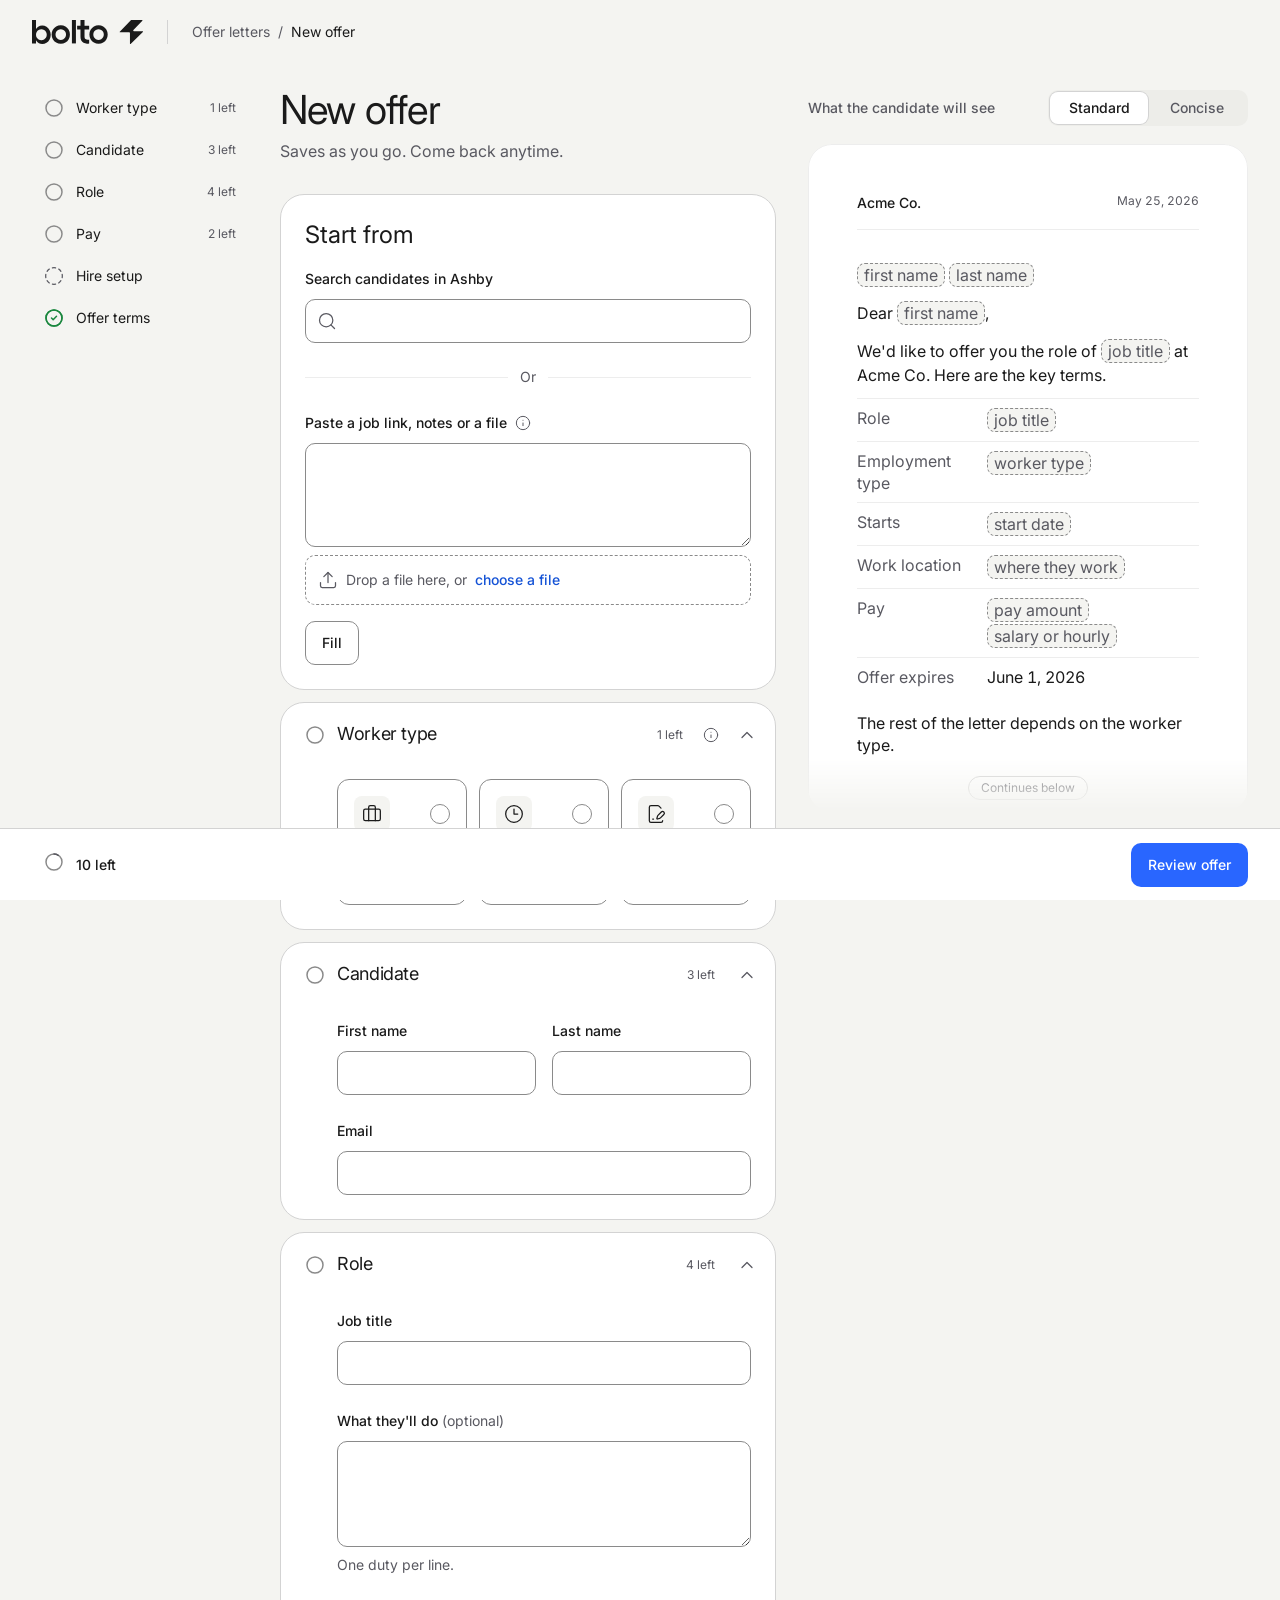
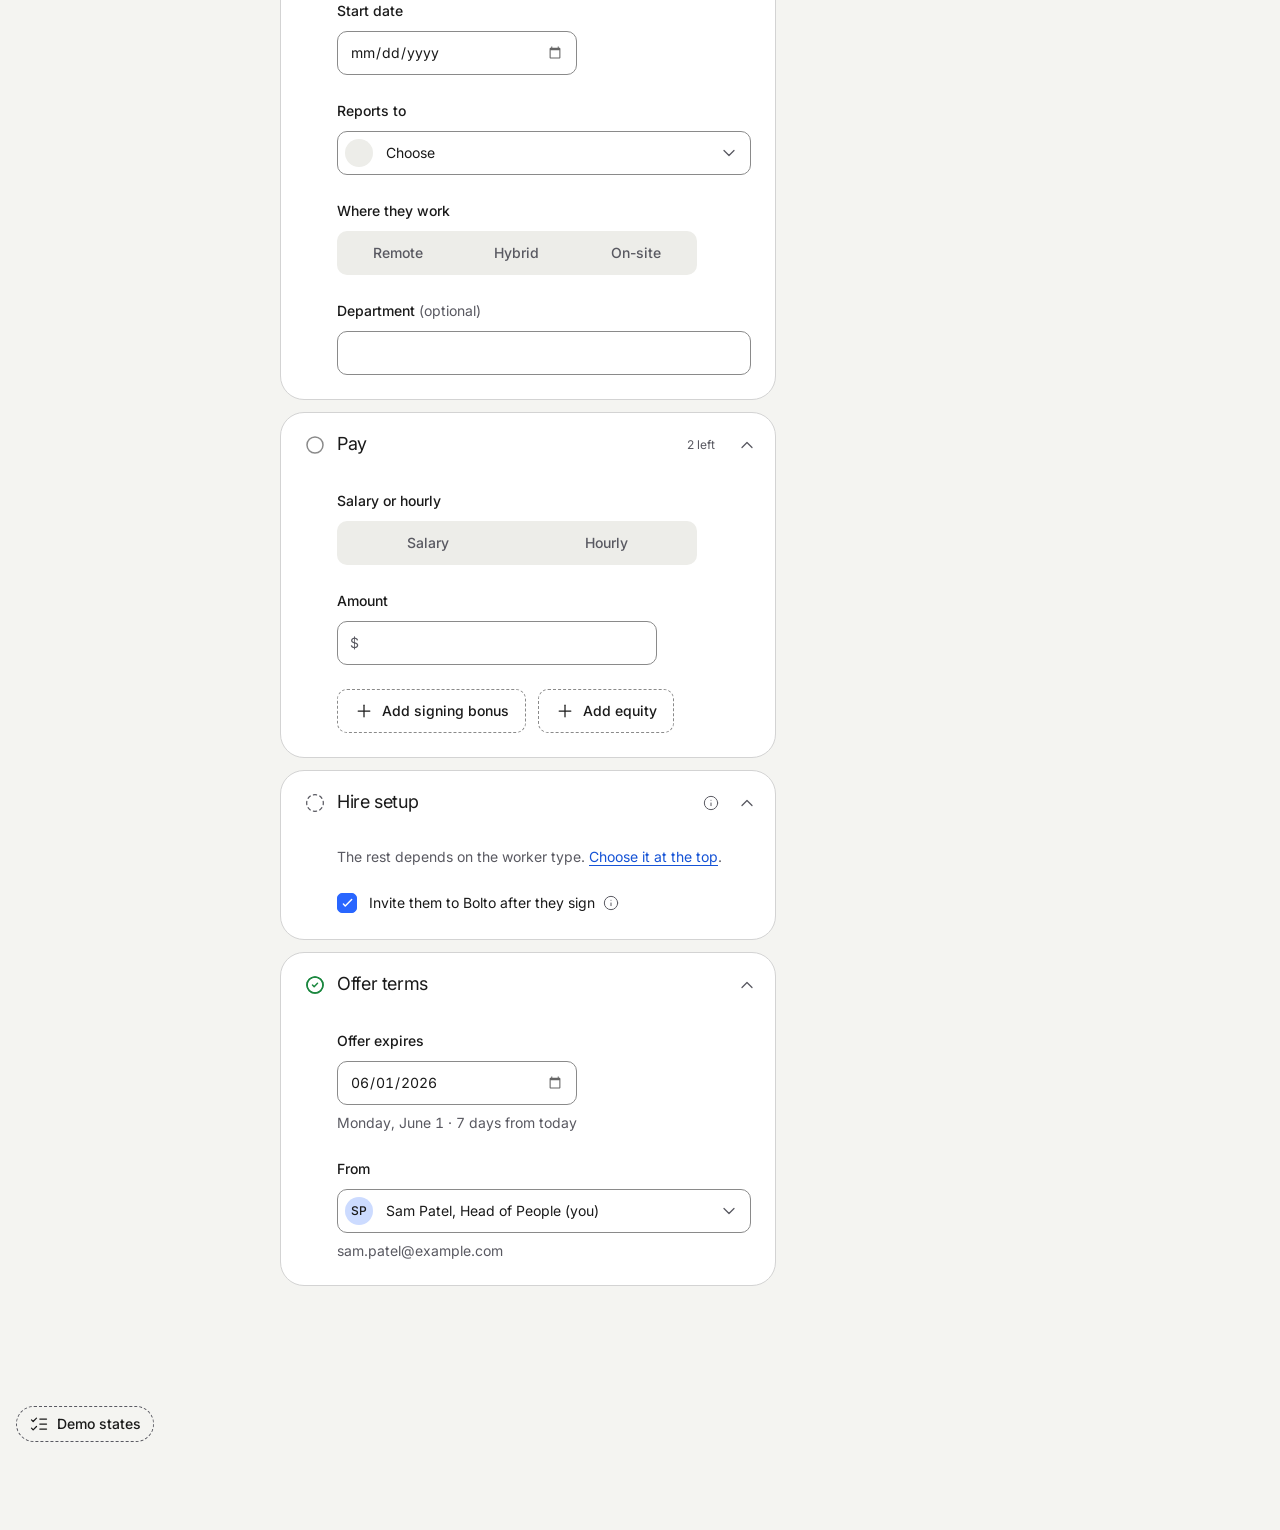
<file: hifi/v2/index.html>
<!doctype html>
<html lang="en">
<head>
<meta charset="utf-8">
<meta name="viewport" content="width=device-width, initial-scale=1">
<title>New offer · Bolto</title>
<!-- Bolto offer flow, v2: the offer can start from a job link, notes, a file or an approved offer. Built on the v1 page.
     Shared kit: shared/. -->
<link rel="icon" href="shared/brand/brandmark-ink.svg">
<link rel="stylesheet" href="shared/tokens.css">
<link rel="stylesheet" href="shared/hifi.css">
<style>
/* Page-level overrides (tokens only). The floor bar's fill is a measurement, not an action, so it's neutral, not Bolto Blue. */
.floor-fill { background: var(--ink-2); }
.result.neutral .ic { color: var(--ink-2); }
/* Narrow-phone fit (320px). An input's default size set the affix's min-content, and a grid item's min-width:auto let it push
   the accordion past the screen; floor labels are nudged back inside the track by clampFloorLabs(). */
.acc-clip, .acc-inner { min-width: 0; }
.affix input { width: 0; }
.floor-lab { translate: var(--nudge, 0) 0; }
/* The email preview's button is a picture of what the hire sees, not a control: muted, so Send stays the one primary on Review. */
.fakebtn { min-height: 28px; padding: 0 var(--s3); background: var(--surface-sunk); color: var(--ink-2); border: 1px solid var(--line-2); font: var(--p4); }
/* v2 page parts on the shared kit (tokens only) */
.start-h { font: var(--h6); color: var(--ink); margin: 0 0 var(--s4); }
.combo { position: relative; }
.combo .search-ic { position: absolute; left: var(--s3); top: 50%; transform: translateY(-50%); color: var(--ink-2); pointer-events: none; }
.combo .input { padding-left: calc(var(--s3) + var(--icon) + var(--s2)); }
.cand-list { position: absolute; z-index: 5; left: 0; right: 0; top: calc(100% + var(--s1)); margin: 0; padding: var(--s1); list-style: none; background: var(--surface); border: 1px solid var(--line-2); border-radius: var(--r-md); box-shadow: var(--shadow-pop);
  opacity: 0; transform: translateY(var(--rise-sm)); transition: opacity var(--d-fast) var(--ease-enter), transform var(--d-fast) var(--ease-enter); }
.cand-list.is-open { opacity: 1; transform: none; }
.cand-opt { display: flex; align-items: center; gap: var(--s3); padding: var(--s2) var(--s3); border-radius: var(--r-sm); cursor: pointer; min-height: 44px; }
.cand-opt[aria-selected="true"] { background: var(--surface-tint); }
@media (hover: hover) and (pointer: fine) { .cand-opt:not([aria-disabled="true"]):hover { background: var(--surface-tint); } }
.cand-opt[aria-disabled="true"] { cursor: default; color: var(--ink-2); font: var(--p3); }
.cand-opt .avatar { position: static; transform: none; flex: none; }
.cand-txt { display: flex; flex-direction: column; min-width: 0; flex: 1; }
.cand-txt .n { font: var(--label); color: var(--ink); }
.cand-txt .r { font: var(--p3); color: var(--ink-2); }
.or-row { display: flex; align-items: center; gap: var(--s3); margin: var(--s6) 0 0; font: var(--p3); color: var(--ink-2); }
.or-row::before, .or-row::after { content: ""; flex: 1; border-top: 1px solid var(--line-1); }
.drop { display: flex; align-items: center; gap: var(--s2); flex-wrap: wrap; margin-top: var(--s2); padding: var(--s3); border: 1px dashed var(--line-field); border-radius: var(--r-md); font: var(--p3); color: var(--ink-2); }
.drop.is-over { border-color: var(--blue); background: var(--surface-tint); }
.start-acts { display: flex; align-items: center; gap: var(--s3); flex-wrap: wrap; margin-top: var(--s4); }
.fill-row { display: flex; align-items: center; gap: var(--s3); flex-wrap: wrap; margin-top: var(--s4); }
.fill-row[hidden] { display: none; }
.start-card .fill-row { padding: 0 var(--s6) var(--s6); margin-top: 0; }
.start-card .fill-row.sr { padding: 0; }
.pastemsg { font: var(--p3); color: var(--error); margin-top: var(--s2); }
.pastemsg:empty { display: none; }
.src-slot { display: flex; align-items: center; flex-wrap: wrap; gap: var(--s1) var(--s3); margin-top: var(--s2); }
.src-slot .src { font: var(--p3); color: var(--ink-2); margin: 0; }
.src-slot .src:empty { display: none; }
.conflict-wrap { border: 0; padding: 0; margin: 0; min-width: 0; }
.conflict-wrap > legend { font: var(--label); color: var(--ink); margin-bottom: var(--s2); padding: 0; }
.conflict-card { display: flex; flex-direction: column; gap: var(--s2); }
.conflict-card .who { display: flex; align-items: center; gap: var(--s1); font: var(--p4); color: var(--ink-2); margin: 0; }
.conflict-card .who .ic { width: 14px; height: 14px; }
.conflict-card .val { font: var(--h6); color: var(--ink); font-variant-numeric: tabular-nums; margin: 0; }
.conflict-card .q { font: var(--p3); color: var(--ink-2); margin: 0; }
.conflict-card .btn { align-self: flex-start; }
.conflict-card .chosen-ic { display: inline-flex; color: var(--blue); opacity: 0; transform: scale(.6); transition: opacity var(--d-base) var(--ease-enter), transform var(--d-base) var(--ease-enter); }
.conflict-card.is-chosen .chosen-ic { opacity: 1; transform: none; }
.conflict-card.is-gone { opacity: 0; transition: opacity var(--d-base) var(--ease-exit); }
/* r3: the Start card's full view and its folded bar crossfade (content out first, the bar in after the rows start) */
.start-in { transition: opacity var(--d-base) var(--ease-enter) var(--d-delay); }
.start-card[data-open="false"] .start-in { opacity: 0; transition: opacity var(--d-fade-out) var(--ease-exit); }
.start-bar { transition: opacity var(--d-base) var(--ease-enter) var(--d-delay); }
.start-bar.is-pre { opacity: 0; transition: none; }
.checks { margin-top: var(--s6); }
.checks ul { margin: var(--s2) 0 0; padding-left: var(--s4); }
.checks li + li { margin-top: var(--s1); }
.evidence { margin: 0 0 var(--s4); padding: var(--s3) var(--s4); border: 1px solid var(--line-1); border-radius: var(--r-md); background: var(--canvas); }
.evidence .from { display: flex; align-items: center; gap: var(--s1); font: var(--p4); color: var(--ink-2); margin: 0; }
.evidence blockquote { margin: var(--s1) 0 0; font: var(--p3); color: var(--ink); }
.evidence .hint { margin-top: var(--s1); }
.type-says { font: var(--p3); color: var(--ink-2); margin-top: var(--s3); }
.nil .why { display: block; font: var(--p4); color: var(--ink-2); margin-top: var(--s1); }
/* M20/M21: only the value layer moves (the typed text), never the field box; fields the fill does not touch never animate */
.field :is(.input, .select, .textarea, .affix input) { transition: color var(--d-fast) var(--ease-enter), -webkit-text-fill-color var(--d-fast) var(--ease-enter), border-color var(--d-micro) var(--ease-enter); }
:is(.fill-wait, .fill-out) :is(.input, .select, .textarea, .affix input) { color: transparent; -webkit-text-fill-color: transparent; }
.fill-wait :is(.input, .select, .textarea, .affix input) { transition: border-color var(--d-micro) var(--ease-enter); } /* hide at once, fade in on release */
@media (prefers-reduced-motion: reduce) {
  .cand-list { transition: none; transform: none; } .conflict-card, .conflict-card .chosen-ic, .start-in, .start-bar { transition: none; }
  .field :is(.input, .select, .textarea, .affix input) { transition: border-color var(--d-micro) var(--ease-enter); }
  :is(.fill-wait, .fill-out) :is(.input, .select, .textarea, .affix input) { color: var(--ink); -webkit-text-fill-color: currentColor; }
}
/* r12 B3: a conflict reads as one: warning icon + label-weight heading, a "Pick one" tag on the label and the rail row,
   equal-height cards with both "Use this" buttons on one baseline */
.conf-h { display: flex; align-items: flex-start; gap: var(--s2); margin: 0 0 var(--s3); font: var(--label); color: var(--ink); }
.conf-h .ic { flex: none; color: var(--warning); }
.conf-tag { margin-left: var(--s2); vertical-align: middle; }
.conflict-card .btn { margin-top: auto; }
[data-flag="conflict"] .meta, .acc-left[data-flag="conflict"] { background: var(--warning-bg); color: var(--ink); border-radius: var(--r-pill); padding: 0 var(--s2); }
/* r12 B4: the approval sentence sits in the footer, right beside (desktop) or right above (phone) Send */
.approve-ft { flex: 1; min-width: 0; margin: 0; font: var(--p3); color: var(--ink); text-align: right; }
.hx-footer:has(.approve-ft) { height: auto; min-height: 72px; }
.hx-footer:has(.approve-ft) .hx-footer-in { min-height: 72px; padding-top: var(--s3); padding-bottom: var(--s3); }
body:has(.approve-ft) .rv { padding-bottom: calc(var(--ft-h, 72px) + var(--s6)); }
@media (max-width: 768px) {
  .hx-footer:has(.approve-ft) .hx-footer-in { flex-wrap: wrap; row-gap: var(--s2); }
  .approve-ft { flex: 1 0 100%; order: -1; text-align: left; font: var(--p4); }
  .approve-ft ~ .btn-send { margin-left: auto; }
}
/* Hifi.focusQuiet: a programmatic focus after a touch tap draws no keyboard ring (r12 B8) */
[data-quiet-focus]:focus-visible, .acc-btn[data-quiet-focus]:focus-visible::after { outline: none; }
.affix:has(input[data-quiet-focus]), .seg-opt:has(input[data-quiet-focus]), .ropt:has(input[data-quiet-focus]), .chk:has(input[data-quiet-focus]) .box, .rcard input[data-quiet-focus] + .rcard-box { outline: none; }
</style>
</head>
<body>
<a class="sr" href="#screen">Skip to content</a>
<header class="hx-header" id="hdr">
  <div class="hx-header-in">
    <a class="hx-logo" href="#" data-act="to-list" aria-label="Bolto, offer letters"><img class="full" src="shared/brand/full-ink.svg" alt=""><img class="mark" src="shared/brand/brandmark-ink.svg" alt=""></a>
    <nav class="hx-crumbs" aria-label="Breadcrumb" id="crumbs"></nav>
    <div class="hx-save" id="saveState"></div>
  </div>
</header>
<main id="screen"></main>
<footer class="hx-footer" id="footer" hidden><div class="hx-footer-in" id="footerIn"></div></footer>
<div id="hx-live" class="sr" aria-live="polite"></div>

<script src="shared/icons/icons.js"></script>
<script src="shared/hifi.js"></script>
<script>
'use strict';
const {$, $$, esc, Motion, say, Ring, Accordion, Checklist, Toggletip, Segmented, busy, Demo, Fill, StatusLine, SaveMark} = Hifi;
const I = (n, c) => Icons.svg(n, c);

/* ===================== dummy data (brief p2), ported from the lo-fi ===================== */
const TODAY = new Date(2026, 4, 25);            // prototype "today": Monday May 25, 2026
const COMPANY = 'Acme Co.';
const PEOPLE = ['Jordan Lee', 'Sam Patel'];
const SENDERS = [{id:'sam', name:'Sam Patel', title:'Head of People', email:'sam.patel@example.com'}];
const OFFICES = [{id:'ny', name:'New York office', state:'NY-NYC'}];
const STATES = [['AL','Alabama'],['AK','Alaska'],['AZ','Arizona'],['AR','Arkansas'],['CA','California'],['CO','Colorado'],['CT','Connecticut'],['DE','Delaware'],['DC','District of Columbia'],['FL','Florida'],['GA','Georgia'],['HI','Hawaii'],['ID','Idaho'],['IL','Illinois'],['IN','Indiana'],['IA','Iowa'],['KS','Kansas'],['KY','Kentucky'],['LA','Louisiana'],['ME','Maine'],['MD','Maryland'],['MA','Massachusetts'],['MI','Michigan'],['MN','Minnesota'],['MS','Mississippi'],['MO','Missouri'],['MT','Montana'],['NE','Nebraska'],['NV','Nevada'],['NH','New Hampshire'],['NJ','New Jersey'],['NM','New Mexico'],['NY-NYC','New York City area (NYC, Nassau, Suffolk, Westchester)'],['NY-REST','New York (rest of state)'],['NC','North Carolina'],['ND','North Dakota'],['OH','Ohio'],['OK','Oklahoma'],['OR','Oregon'],['PA','Pennsylvania'],['RI','Rhode Island'],['SC','South Carolina'],['SD','South Dakota'],['TN','Tennessee'],['TX','Texas'],['UT','Utah'],['VT','Vermont'],['VA','Virginia'],['WA','Washington'],['WV','West Virginia'],['WI','Wisconsin'],['WY','Wyoming']];
const PLACE = {'NY-NYC':'the New York City area', 'NY-REST':'New York outside the NYC area'};
/* Overtime floors, 2026 (lo-fi, unchanged). salary: below it, overtime always applies. hourly: computer-job hourly floor.
   comp: salary needed for the software option. mgr: salary needed for the manager and office-work options. */
const FED = {salary:35568, hourly:27.63, comp:35568, mgr:35568};
const FLOORS = {
  'CA': {salary:70304, hourly:58.85, comp:122573.13, mgr:70304},
  'WA': {salary:80168.40, hourly:59.96, comp:80168.40, mgr:80168.40},
  'NY-NYC': {...FED, mgr:66300, mgrWeek:1275.00, fedKeys:['salary', 'hourly', 'comp']},
  'NY-REST': {...FED, mgr:62353.20, mgrWeek:1199.10, fedKeys:['salary', 'hourly', 'comp']}
};
const DUTIES = {
  software:'Works as a software engineer, programmer or systems analyst',
  manage:'Manages the business or a department, directs 2 or more full-time people, and can hire and fire or has a real say in it',
  admin:'Office work on running the business, where they make independent decisions on important matters',
  study:'Work that needs advanced study, like law, medicine or accounting',
  none:'None of these',
  unsure:"I'm not sure"
};
/* Info-tip texts: spec 17 §5, word for word */
const TIP = {
  type:"W-2: an employee on your payroll. You withhold their taxes. 1099: an independent contractor. You generally don't withhold taxes for them.",
  state:"Where they'll work from. Pay and overtime rules can depend on the state. It isn't shown in the letter.",
  repay:'They pay the bonus back only if they resign or are let go for cause within this time.',
  repayC:'They pay the bonus back only if they end this engagement within this time.',
  hire:'Not in the letter. Bolto uses these to set them up in payroll after they sign.',
  pg:'Everyone in a group is paid together, with the same settings. Bolto picks it from the pay type.',
  flsa:'FLSA is the US law on overtime. Most employees get 1.5× their pay rate for hours past 40 in a week. Some jobs are exempt, depending on their pay and duties.',
  i9:'A US form you and every new employee fill in to confirm they can work in the US. Bolto collects it after they sign.',
  invite:'After they sign, Bolto emails them to set up their account and start onboarding.',
  notes:'Bolto read this from your notes. Check it before you use it.'
};

/* ===================== v2 demo data (15-v2-decision-log.md, "Demo data"), ported from lofi-v2. Everything not in the brief is INVENTED ===================== */
const POSTINGS = {
  alex: {title:'Senior full-stack engineer', loc:'Remote', type:'Full-time', unit:'Salary', min:140000, max:170000,       // invented
    lines:['Build features across our web app, front end to back end', 'Design and run the APIs our customers rely on', 'Review code and help set how the team ships'], // invented
    duties:"You'll write, test and ship code across the front end and back end of our product."},                          // invented
  priya: {title:'Product designer', loc:'Hybrid', office:'ny', type:'Contract', unit:'Hourly', min:90, max:100,         // invented
    lines:['Design flows and screens for new product features', 'Run quick tests with customers and share what you learn', 'Work with engineers to ship the designs'], // invented
    duties:"You'll design flows and screens for our product, working closely with engineers."}                            // invented
};
const ASHBY_ALEX = {name:'Alex Rivera', status:'approved',                                                              // approved: invented
  offer:{first:'Alex', last:'Rivera', email:'alex.rivera@example.com', title:'Senior full-stack engineer', startDate:'2026-06-15', amount:'150,000'},
  custom:{bonus:'10,000', bonusRepay:true, bonusMonths:'12'},                                                            // custom fields: invented
  team:{reportsTo:'Jordan Lee'}};
const ALEX_EMAIL = "Let's have Alex start June 22";                                                                      // invented
const PRIYA_LINK = 'https://jobs.ashbyhq.com/acme/product-designer';                                                     // invented
const PRIYA_NOTES = 'Priya Shah, contractor through Dec 31. $95/hr. Starts Jul 1. Hybrid in the NY office. Jordan is her contact and will set her weekly schedule.'; // invented
/* name = the section badge (17 §5: "Ashby", "Posting", "Your notes"; no third-party logos) */
const SRC = {
  offer:   {line:() => `From ${S.cand || 'the candidate'}'s offer in Ashby, approved`, short:'From the Ashby offer', name:'Ashby', badge:'Ashby', icon:'users', use:"Use Ashby's value"},
  team:    {line:() => 'From the hiring team in Ashby', short:'From the hiring team in Ashby', name:'Ashby', badge:'Ashby', icon:'users', use:"Use Ashby's value"},
  posting: {line:() => 'From the job posting', short:'From the job posting', name:'The posting', badge:'Posting', icon:'file-text', use:"Use the posting's value"},
  settings:{line:() => 'From company settings', short:'From company settings', name:'Company settings', badge:'Company settings', icon:'building-2', use:'Use the company setting'},
  notes:   {line:() => 'Read from your notes', short:'Read from your notes', name:'Your notes', badge:'Your notes', icon:'sticky-note', use:"Use the notes' value"},
  email:   {line:() => "Read from Jordan's email", short:"Read from Jordan's email", name:"Jordan's email", badge:"Jordan's email", icon:'mail', use:"Use the email's value"}
};
/* the lo-fi's source groups (which fields a section's one label speaks for) */
const SRCSEC = {cand:['first', 'last', 'email'], role:['title', 'work', 'startDate', 'endDate', 'reportsTo', 'location', 'state', 'workplace', 'department'],
  pay:['payType', 'amount', 'bonus', 'bonusRepay', 'bonusMonths', 'equity'], terms:['expiry', 'sender']};
const DSHORT = {software:'software engineer', manage:'manages the business or a department', admin:'office work on running the business', study:'work that needs advanced study', none:'none of these'};

/* ===================== state ===================== */
function plusDays(d, n){ const x = new Date(d); x.setDate(x.getDate() + n); return `${x.getFullYear()}-${String(x.getMonth() + 1).padStart(2, '0')}-${String(x.getDate()).padStart(2, '0')}`; }
const WF = {saveFail:false, sendFail:false, ashbyDown:false, fileBad:false, noMatch:false, atsOff:false};
function blankF(){
  return {empType:'', first:'', last:'', email:'', title:'', work:'', startDate:'', endDate:'', reportsTo:'', location:'', state:'', workplace:'', department:'',
    payType:'', amount:'', bonusOpen:false, bonus:'', bonusRepay:false, bonusMonths:'', equityOpen:false, equity:'',
    payrollGroup:'', duties:'', invite:true, expiry:plusDays(TODAY, 7), sender:'sam', note:''};
}
let S;
function fresh(){
  S = {screen:'offer', f:blankF(), style:'Standard', pgOverride:false, otBasis:'', otMode:'', blurErr:new Set(), draft:false, save:'', savedAt:'', newOffer:true,
       errItems:null, lastN:null, otSaid:null, sent:false, sendErr:false, hireHTML:'', saveT:null, lastField:null, view:'edit', fresh:new Map(),
       /* v2: where each value came from, read values waiting on a click, two-source conflicts, the fill status line */
       src:{}, prop:{}, conf:{}, typed:{}, ckSaid:null, pasteMsg:'', posting:null, notes:'', notesType:'', cand:'', q:'', paste:'',
       fill:{text:'', pre:null, undo:false, retry:null, busy:false}, fillT:null, filled:false, fillOpened:false, filling:false, active:-1, bar:false, barFrom:'', startOpen:false};
}
fresh();

/* ===================== helpers (lo-fi) ===================== */
const num = v => { const s = String(v ?? '').replace(/[$,\s]/g, ''); if(!/^\d+(\.\d+)?$/.test(s)) return null; return parseFloat(s); };
const money = n => '$' + Number(n).toLocaleString('en-US', {minimumFractionDigits: Number.isInteger(n) ? 0 : 2, maximumFractionDigits: 2});
const money0 = n => '$' + Math.round(Number(n)).toLocaleString('en-US');
const iso2d = iso => { const [y,m,d] = iso.split('-').map(Number); return new Date(y, m-1, d); };
const fdate = iso => iso ? iso2d(iso).toLocaleDateString('en-US', {month:'long', day:'numeric', year:'numeric'}) : '';
const sdate = iso => iso ? iso2d(iso).toLocaleDateString('en-US', {month:'short', day:'numeric', year:'numeric'}) : '';
const md = d => d.toLocaleDateString('en-US', {month:'short', day:'numeric'});
const isEmp = () => S.f.empType === 'ft' || S.f.empType === 'pt';
const isCon = () => S.f.empType === 'c';
const who = () => S.f.first.trim();
const poss = () => who() ? who() + "'s " : 'their ';
const fullName = () => (S.f.first + ' ' + S.f.last).trim();
const validAmount = () => (num(S.f.amount) || 0) > 0;
const validBonus = () => (num(S.f.bonus) || 0) > 0;
const validMonths = () => /^\d{1,3}$/.test(S.f.bonusMonths.trim()) && +S.f.bonusMonths > 0;
const nonPos = v => { const s = String(v ?? '').replace(/[$,\s]/g, ''); return /^-?\d+(\.\d+)?$/.test(s) && parseFloat(s) <= 0; };
const validEmail = () => /^[^\s@]+@[^\s@]+\.[^\s@]+$/.test(S.f.email.trim());
const sender = () => SENDERS.find(s => s.id === S.f.sender) || SENDERS[0];
const office = () => OFFICES.find(o => o.id === S.f.workplace);
const stateName = code => (STATES.find(s => s[0] === code) || [,''])[1];
const place = code => PLACE[code] || stateName(code);
const initials = n => n.split(/\s+/).filter(Boolean).map(w => w[0]).join('').slice(0, 2).toUpperCase();
const EMP = {ft:['Full-time', 'W-2'], pt:['Part-time', 'W-2'], c:['Contractor', '1099']};
const empLabel = () => EMP[S.f.empType] ? EMP[S.f.empType].join(' / ') : '';

/* ===================== overtime (FLSA), lo-fi unchanged ===================== */
function workState(){ return S.f.location === 'Remote' ? S.f.state : ((office() || {}).state || ''); }
function otNeeds(){
  const n = [];
  if(!S.f.location) n.push('location');
  else if(S.f.location === 'Remote'){ if(!S.f.state) n.push('state'); }
  else if(!S.f.workplace) n.push('workplace');
  if(!S.f.payType) n.push('payType');
  if(!validAmount()) n.push('amount');
  return n;
}
function ot(){
  if(!isEmp()) return {mode:'na'};
  const need = otNeeds();
  if(need.length) return {mode:'wait', first:need[0]};
  const st = workState(), fl = FLOORS[st] || FED, amt = num(S.f.amount), wh = place(st);
  const rule = key => !FLOORS[st] ? ` under the federal rule (${wh}'s own rules aren't checked)`
    : (fl.fedKeys || []).includes(key) ? ` under the federal rule (for ${wh}, only the floor for managing and office work is checked)` : ` in ${wh}`;
  if(S.f.payType === 'Hourly'){
    if(amt < fl.hourly) return {mode:'auto', why:`${money(amt)} an hour is below ${money(fl.hourly)}, the lowest hourly pay for the one hourly exemption Bolto checks, computer jobs${rule('hourly')}.`};
    return {mode:'hourly', hint:`Bolto checks one hourly exemption, for computer jobs, at ${money(fl.hourly)} an hour or more${rule('hourly')}.`};
  }
  if(amt < fl.salary) return {mode:'auto', why:`${money(amt)} a year is below ${money(fl.salary)}, the lowest salary for the overtime exemptions Bolto checks${rule('salary')}.`};
  const opts = [], cut = [];
  if(amt >= fl.comp) opts.push('software'); else cut.push(`Software work skips overtime${rule('comp')} only at ${money(fl.comp)} a year or more.`);
  if(amt >= fl.mgr) opts.push('manage', 'admin');
  else cut.push(`Managing and office work skip overtime${rule('mgr')} only at ${fl.mgrWeek ? '$' + fl.mgrWeek.toLocaleString('en-US', {minimumFractionDigits:2}) + ' a week (' + money(fl.mgr) + ' a year)' : money(fl.mgr) + ' a year'} or more.`);
  opts.push('study', 'none', 'unsure');
  return {mode:'salary', opts, hint:cut.join(' ')};
}
function otFinal(){
  const o = ot();
  if(o.mode === 'auto') return false;
  if(o.mode !== 'hourly' && o.mode !== 'salary') return null;
  const d = S.f.duties;
  if(!d || d === 'unsure') return null;
  if(o.mode === 'hourly') return d === 'software' ? true : (d === 'none' ? false : null);
  if(!o.opts.includes(d)) return null;
  return d !== 'none';
}
const otWords = v => v ? 'No overtime pay (exempt)' : 'Gets overtime pay (non-exempt)';
const basisKey = () => [S.f.payType, num(S.f.amount), S.f.location, S.f.state, S.f.workplace].join('|');
const derivedGroup = () => S.f.payType === 'Hourly' ? 'US Hourly' : (S.f.payType === 'Salary' ? 'US Salaried' : '');

/* ===================== what's missing: the one list behind the rail, the count and the error summary ===================== */
function missing(){
  const out = [], f = S.f, add = (k, msg) => out.push({k, msg});
  if(!f.empType) add('empType', 'Select the worker type');
  if(!f.first.trim()) add('first', 'Enter their first name');
  if(!f.last.trim()) add('last', 'Enter their last name');
  if(!f.email.trim()) add('email', 'Enter their email address');
  else if(!validEmail()) add('email', 'Enter an email address in the correct format, like name@example.com');
  if(!f.title.trim()) add('title', 'Enter the job title');
  if(!f.startDate) add('startDate', 'Enter the start date');
  if(isCon() && !f.endDate) add('endDate', 'Enter the date the contract ends');
  else if(isCon() && f.startDate && f.endDate <= f.startDate) add('endDate', 'The contract must end after it starts');
  if(!f.reportsTo) add('reportsTo', isCon() ? 'Select their point of contact' : 'Select who they report to');
  if(!f.location) add('location', 'Select where they work');
  else if(f.location === 'Remote'){ if(!isCon() && !f.state) add('state', 'Select the state they will work from'); }
  else if(!f.workplace) add('workplace', 'Select the workplace');
  if(!f.payType) add('payType', S.src.amount && S.src.amount.from === 'offer' ? "A year or an hour? Ashby's offer has no unit" : 'Select salary or hourly');
  if(payPair()){ /* the pay conflict carries amount and unit together */ }
  else if(!f.amount.trim()) add('amount', 'Enter the pay amount');
  else if(nonPos(f.amount)) add('amount', 'Enter a pay amount above 0');
  else if(!validAmount()) add('amount', 'Enter the pay amount as a number, like 150,000');
  if(f.bonusOpen){
    if(!f.bonus.trim()) add('bonus', 'Enter the signing bonus amount');
    else if(nonPos(f.bonus)) add('bonus', 'Enter a bonus amount above 0');
    else if(!validBonus()) add('bonus', 'Enter the signing bonus as a number, like 10,000');
    if(f.bonusRepay && nonPos(f.bonusMonths)) add('bonusMonths', 'Enter a number of months above 0');
    else if(f.bonusRepay && !validMonths()) add('bonusMonths', 'Enter the number of months for repaying the bonus');
  }
  if(f.equityOpen && !f.equity.trim()) add('equity', 'Enter the equity as it should read in the letter');
  /* v2 (lo-fi N5): the overtime question counts once an employee type is chosen, so "N left" holds still as the form fills */
  if(isEmp() && ot().mode !== 'wait' && otFinal() === null) add('duties', `Answer the overtime question${who() ? ' for ' + who() : ''}${f.duties === 'unsure' ? ', or check with whoever runs payroll' : ''}`);
  if(!f.expiry) add('expiry', 'Enter when the offer expires');
  else if(iso2d(f.expiry) < TODAY) add('expiry', "The offer can't expire before today");
  /* v2: a conflict or a value read from notes replaces the plain "enter it" message */
  out.forEach(m => {
    const c = S.conf[m.k], p = S.prop[m.k];
    if(c) m.msg = `Pick the ${c.pair ? 'pay' : (GAPLABEL[m.k] || m.k).toLowerCase()}: ${c.opts[0].label} and ${c.opts[1].label} disagree`;
    else if(p) m.msg = `Check the ${(GAPLABEL[m.k] || m.k).toLowerCase()} your notes give: “${p.quote}”`;
  });
  return out;
}

/* ===================== v2: "Check this", never blocks and never counts (15-v2 log, Needs you vs Check this) ===================== */
function checks(){
  const f = S.f, out = [], pst = S.posting;
  const a = num(f.amount);
  if(pst && a && f.payType === pst.unit && (a < pst.min || a > pst.max))
    out.push({k:'amount', msg:`${money(a)} is outside the posted range, ${money(pst.min)} to ${money(pst.max)} ${pst.unit === 'Hourly' ? 'an hour' : 'a year'}`});
  const m = S.notes.match(/will set (?:her|his|their) weekly schedule/i);
  if(m && !isEmp()) out.push({k:'empType', msg:`Your notes mention “${m[0]}”. Who sets the schedule is one thing the US Department of Labor looks at. No single thing decides it.`});
  if(f.expiry && f.startDate && f.expiry > f.startDate) out.push({k:'expiry', msg:`The offer expires after the start date (${fdate(f.startDate)})`});
  return out;
}
function checksHTML(){
  const c = checks(); if(!c.length) return '';
  return `<section class="checks callout callout-warning" aria-labelledby="ck-h">${I('triangle-alert')}<div><h2 class="callout-t" id="ck-h">Check this</h2><p>These don't stop you sending.</p>
    <ul>${c.map(i => `<li><a href="#f-${i.k}" data-go="${i.k}">${esc(i.msg)}</a></li>`).join('')}</ul></div></section>`;
}
function updateChecks(commit){
  const s = $('#checkSlot'); if(!s) return; const h = checksHTML(); if(s.dataset.html !== h){ s.innerHTML = h; s.dataset.html = h; }
  const now = checks(), keys = new Set(now.map(i => i.k));
  if(S.ckSaid === null){ S.ckSaid = keys; return; }
  if(!commit) return;
  now.filter(i => !S.ckSaid.has(i.k)).forEach(i => say(`Check this: ${i.msg}${/\.$/.test(i.msg) ? '' : '.'}`));
  S.ckSaid = keys;
}

/* ===================== v2: source labels (15-v2 log, Source labels; 17 §5: one badge per section) ===================== */
function fmtV(k, v){
  if(k === 'amount' || k === 'bonus') return money(num(v));
  if(k === 'startDate' || k === 'endDate' || k === 'expiry') return fdate(v);
  if(k === 'workplace') return (OFFICES.find(o => o.id === v) || {}).name || v;
  if(k === 'bonusMonths') return `${v} months`;
  if(k === 'bonusRepay') return v ? 'repaid if they leave early' : 'not repaid';
  if(k === 'payType') return v === 'Hourly' ? 'an hour' : 'a year';
  if(k === 'work') return 'the posting’s list';
  return String(v);
}
const same = (k, a, b) => (k === 'amount' || k === 'bonus') ? num(a) === num(b) : String(a ?? '').trim() === String(b ?? '').trim();
const changed = k => S.src[k] && !same(k, S.f[k], S.src[k].val);
const srcSecOf = k => Object.keys(SRCSEC).find(s => SRCSEC[s].includes(k));
function secSrc(sec){
  if(!sec || !SRCSEC[sec]) return '';
  const n = {};
  /* a section holding a value you typed gets no section badge (it would label your value); its filled fields label themselves */
  if(SRCSEC[sec].some(k => !S.src[k] && !S.conf[k] && S.typed[k] && String(S.f[k] ?? '').trim() !== '')) return '';
  SRCSEC[sec].forEach(k => { const s = S.src[k]; if(s && s.kind === 'copied' && !s.note && k !== 'work') n[s.from] = (n[s.from] || 0) + 1; });
  return Object.keys(n).sort((a, b) => n[b] - n[a])[0] || '';
}
function badgeInner(sec){ const f = secSrc(sec); return f ? `${I(SRC[f].icon)}<span aria-hidden="true">${esc(SRC[f].badge)}</span><span class="sr">${esc(SRC[f].line())}</span>` : ''; }
function badgeHTML(sec){ return SRCSEC[sec] ? `<span class="src-badge" id="sl-${sec}"${secSrc(sec) ? '' : ' hidden'}>${badgeInner(sec)}</span>` : ''; }
function srcParts(k){
  const p = S.prop[k];
  if(p) return {t:`Your notes say “${esc(p.quote)}”. Pay from notes waits for you to confirm it.`, b:`${tip('Read from notes', TIP.notes)}<button type="button" class="linkbtn" data-use="${k}">Use ${esc(p.label)}</button>`};
  const s = S.src[k]; if(!s) return {t:'', b:''};
  if(changed(k)){
    const was = s.from === 'settings' ? `Company setting: ${k === 'expiry' ? '7 days from today' : esc(k === 'sender' ? (SENDERS.find(x => x.id === s.val) || {}).name || s.val : fmtV(k, s.val))}`
      : k === 'payType' ? `${SRC[s.from].name} gives pay ${s.val === 'Hourly' ? 'by the hour' : 'per year'}`
      : `${SRC[s.from].name} had ${esc(fmtV(k, s.val))}`;
    return {t:`You changed this. ${was}`, b:`<button type="button" class="linkbtn" data-revert="${k}">${SRC[s.from].use}</button>`};
  }
  if(k === 'work' && s.from === 'posting') return {t:'Read from the job posting. Edit it.', b:''};
  if(s.kind === 'read') return {t:`${SRC[s.from].short}: “${esc(s.quote)}”`, b:s.from === 'notes' ? tip('Read from notes', TIP.notes) : ''};
  if(s.note) return {t:esc(s.note), b:''};
  if(s.from !== secSrc(srcSecOf(k))) return {t:SRC[s.from].short, b:''};
  return {t:'', b:''};
}
function srcSlot(k){
  if(!S.src[k] && !S.prop[k]) return '';
  const p = srcParts(k);
  return `<div class="src-slot" id="ss-${k}"><p class="src" id="src-${k}">${p.t}</p>${p.b}</div>`;
}
function srcIds(k){
  const ids = [];
  if(S.src[k] || S.prop[k]) ids.push('src-' + k);
  const s = S.src[k], sec = srcSecOf(k);
  if(s && s.kind === 'copied' && !s.note && k !== 'work' && s.from === secSrc(sec)) ids.push('sl-' + sec);
  return ids;
}
function updateSrc(k){ const el = $('#ss-' + k); if(!el) return; const p = srcParts(k); const h = `<p class="src" id="src-${k}">${p.t}</p>${p.b}`; if(el.dataset.html !== h){ el.innerHTML = h; el.dataset.html = h; } }
function updateSrcLines(){
  Object.keys(SRCSEC).forEach(sec => {
    const b = $('#sl-' + sec); if(!b) return;
    const want = secSrc(sec), inner = badgeInner(sec);
    if(b.dataset.html === inner) return;
    b.innerHTML = inner; b.dataset.html = inner; b.hidden = !want;
    SRCSEC[sec].forEach(k => {
      updateSrc(k);
      const el = document.getElementById('f-' + k); if(!el || !el.matches('input, select, textarea')) return;
      const parts = (el.dataset.db || '').split(' ').filter(x => x && x !== 'sl-' + sec);
      if(srcIds(k).includes('sl-' + sec)) parts.push('sl-' + sec);
      const db = parts.join(' '); el.dataset.db = db;
      db ? el.setAttribute('aria-describedby', db) : el.removeAttribute('aria-describedby');
    });
  });
}
function postSays(){
  const p = S.posting, bits = [];
  if(p) bits.push(`The posting says ${p.type}.`);
  if(S.notesType) bits.push(`Your notes say “${S.notesType}”.`);
  return bits.join(' ');
}
const msgFor = k => (missing().find(m => m.k === k) || {}).msg || '';

/* ===================== sections: the six accordions and the checklist behind them ===================== */
const SECTIONS = [
  {id:'type', title:'Worker type'}, {id:'cand', title:'Candidate'}, {id:'role', title:'Role'},
  {id:'pay', title:'Pay'}, {id:'hire', title:'Hire setup'}, {id:'terms', title:'Offer terms'}];
const KEYS = {type:['empType'], cand:['first', 'last', 'email'], role:['title', 'startDate', 'endDate', 'reportsTo', 'location', 'state', 'workplace'],
  pay:['payType', 'amount', 'bonus', 'bonusMonths', 'equity'], hire:['duties'], terms:['expiry']};
/* payroll group and invite live in Hire setup but are never "missing", so they are not in KEYS (the counts) */
const secOf = k => ({payrollGroup:'hire', invite:'hire'})[k] || (Object.entries(KEYS).find(([, ks]) => ks.includes(k)) || ['type'])[0];
function applies(k){
  const f = S.f;
  if(k === 'endDate') return isCon();
  if(k === 'state') return f.location === 'Remote' && !isCon();
  if(k === 'workplace') return f.location === 'Hybrid' || f.location === 'On-site';
  if(k === 'bonus') return f.bonusOpen;
  if(k === 'bonusMonths') return f.bonusOpen && f.bonusRepay;
  if(k === 'equity') return f.equityOpen;
  if(k === 'duties') return isEmp() && ['hourly', 'salary'].includes(ot().mode);
  return true;
}
/* The hire-setup wait line names only what overtime still needs (from otNeeds) */
const NEEDWORD = {location:'where they work', state:'the work state', workplace:'the workplace', payType:'salary or hourly', amount:'the pay amount'};
function waitLine(){
  const w = otNeeds().map(k => NEEDWORD[k]);
  return `Fill in ${w.length > 1 ? w.slice(0, -1).join(', ') + ' and ' + w[w.length - 1] : w[0]} first.`;
}
function secStatus(id, miss = missing()){
  const gone = new Set(miss.map(m => m.k)), errs = new Set((S.errItems || []).map(i => i.k));
  if(id === 'hire'){
    if(!S.f.empType) return {state:'wait', frac:0, left:0, label:'The rest depends on the worker type.'};
    if(isCon()) return {state:'done', frac:1, left:0};
    if(ot().mode === 'wait') return {state:'wait', frac:0, left:0, label:waitLine()};
  }
  const ks = KEYS[id].filter(applies), left = ks.filter(k => gone.has(k)).length;
  const err = ks.some(k => gone.has(k) && errs.has(k)), conf = ks.some(k => S.conf[k]);
  const st = {state: err ? 'error' : left === 0 ? 'done' : left < ks.length ? 'progress' : 'todo', frac: ks.length ? (ks.length - left) / ks.length : 1, left};
  return conf ? {...st, flag:'conflict', meta:'Pick one', label:`${left} left, two sources disagree`} : st;
}
function summary(id){
  const f = S.f;
  if(id === 'type') return empLabel();
  if(id === 'cand') return [fullName(), f.email.trim()].filter(Boolean).join(' · ');
  if(id === 'role') return [f.title.trim(), sdate(f.startDate), f.location ? (f.location === 'Remote' ? (isEmp() && f.state ? 'Remote, ' + stateName(f.state) : 'Remote') : `${f.location}${office() ? ', ' + office().name : ''}`) : ''].filter(Boolean).join(' · ');
  if(id === 'pay') return [validAmount() && f.payType ? `${money(num(f.amount))} ${f.payType === 'Hourly' ? 'an hour' : 'a year'}` : '', f.bonusOpen && validBonus() ? money(num(f.bonus)) + ' bonus' : '', f.equityOpen && f.equity.trim() ? 'Equity' : ''].filter(Boolean).join(' · ');
  if(id === 'hire'){ if(isCon()) return f.invite ? 'Invited to Bolto after signing' : 'Not invited to Bolto automatically';
    const v = otFinal(); return [isEmp() ? f.payrollGroup : '', v === null ? '' : otWords(v)].filter(Boolean).join(' · '); }
  if(id === 'terms') return [f.expiry ? 'Expires ' + sdate(f.expiry) : '', sender().name].filter(Boolean).join(' · ');
  return '';
}

/* ===================== field builders (hi-fi markup on the lo-fi contract: ids f-*, e-*, data-f) ===================== */
const tip = (term, text) => Toggletip.html(term, text);
function errP(k){ return `<div class="err" hidden><div class="hx-reveal-in"><p id="e-${k}"></p></div></div>`; }
function dbAttr(ids){ const v = ids.filter(Boolean).join(' '); return v ? ` aria-describedby="${v}" data-db="${v}"` : ' data-db=""'; }
function lblRow(k, label, o = {}){ return `<div class="lbl"><label for="f-${k}" id="l-${k}">${label}${o.optional ? ' <span class="opt">(optional)</span>' : ''}</label>${o.tip || ''}</div>`; }
/* v2 conflict (M22): two cards, each with its source, its value and "Use this"; nothing is chosen until a button is pressed,
   arrow keys never choose (C9), and the letter keeps a gap until then */
const shortDate = iso => iso2d(iso).toLocaleDateString('en-US', {month:'long', day:'numeric'});
const payPair = () => !!(S.conf.payType && S.conf.payType.pair);
const payShow = v => v.amount && v.payType ? `${money(num(v.amount))} ${v.payType === 'Hourly' ? 'an hour' : 'a year'}` : v.payType ? v.payType : `${money(num(v.amount))}, no unit`;
function optIcon(o){ const s = o.src && (o.src.from ? o.src : (o.src.amount || o.src.payType)); return s ? SRC[s.from].icon : 'pencil'; }
function conflictField(k, label){
  const c = S.conf[k], show = v => c.pair ? payShow(v) : (k === 'startDate' || k === 'endDate') ? shortDate(v) : k === 'payType' ? v : fmtV(k, v);
  const what = c.pair ? 'pay' : esc((GAPLABEL[k] || k).toLowerCase());
  return `<div class="field" data-f="${k}"><fieldset class="conflict-wrap" id="f-${k}" aria-describedby="ch-${k}" data-db="ch-${k}"><legend>${c.pair ? 'Pay' : label}<span class="tag tag-warning conf-tag" aria-hidden="true">Pick one</span></legend>
    <div class="conf-body hx-reveal is-settled" data-shown="true"><div class="hx-reveal-in"><p class="conf-h" id="ch-${k}">${I('triangle-alert')}<span>${esc(c.opts[0].label)} and ${esc(c.opts[1].label)} disagree.</span></p>${errP(k)}
    <div class="conflict">${c.opts.map((o, i) => `<div class="conflict-card" id="cc-${k}-${i}">
      <p class="who">${I(optIcon(o))}<span>${esc(o.label)}</span><span class="chosen-ic">${I('circle-check')}</span></p>
      <p class="val">${esc(show(o.val))}</p>${o.quote ? `<p class="q" id="cq-${k}-${i}">“${esc(o.quote)}”</p>` : ''}
      <button type="button" class="btn btn-secondary btn-sm" data-choose="${k}" data-i="${i}"${o.quote ? ` aria-describedby="cq-${k}-${i}"` : ''}>Use this<span class="sr"> ${what}: ${esc(show(o.val))}, ${esc(o.label)}</span></button></div>`).join('')}</div></div></div></fieldset></div>`;
}
function textField(k, label, o = {}){
  if(S.conf[k]) return conflictField(k, label);
  const input = `<input class="${o.wrap ? '' : 'input'}${o.short ? ' short' : ''}" id="f-${k}" name="${k}" type="${o.type || 'text'}" value="${esc(S.f[k])}" autocomplete="${o.ac || 'off'}"${o.im ? ` inputmode="${o.im}"` : ''}${o.type === 'email' ? ' spellcheck="false"' : ''}${dbAttr([o.hint && 'h-' + k, ...(o.db || []), ...srcIds(k)])}>`;
  return `<div class="field" data-f="${k}">${lblRow(k, label, o)}${errP(k)}${o.wrap ? o.wrap(input) : input}${o.hint ? `<p class="hint num" id="h-${k}">${o.hint}</p>` : ''}${srcSlot(k)}${o.after || ''}</div>`;
}
function selectField(k, label, opts, o = {}){
  if(S.conf[k]) return conflictField(k, label);
  const ph = o.noChoose ? '' : `<option value=""${S.f[k] ? '' : ' selected'}>Choose</option>`;
  const av = o.avatar ? `<span class="avatar${S.f[k] ? '' : ' empty'}" id="av-${k}" aria-hidden="true">${esc(initials(o.avatarName ? o.avatarName() : S.f[k]))}</span>` : '';
  return `<div class="field" data-f="${k}">${lblRow(k, label, o)}${errP(k)}
    <div class="sel-wrap${o.avatar ? ' has-avatar' : ''}">${av}<select class="select" id="f-${k}" name="${k}"${dbAttr([o.hint && 'h-' + k, ...srcIds(k)])}>${ph}${opts.map(([v, l]) => `<option value="${esc(v)}"${S.f[k] === v ? ' selected' : ''}>${esc(l)}</option>`).join('')}</select>${I('chevron-down')}</div>
    ${o.hint ? `<p class="hint" id="h-${k}">${o.hint}</p>` : ''}${srcSlot(k)}</div>`;
}
function areaField(k, label, o = {}){
  return `<div class="field" data-f="${k}">${lblRow(k, label, o)}${errP(k)}<textarea class="textarea" id="f-${k}" name="${k}" rows="4"${dbAttr([o.hint && 'h-' + k, ...srcIds(k)])}>${esc(S.f[k])}</textarea>${o.hint ? `<p class="hint" id="h-${k}">${o.hint}</p>` : ''}${srcSlot(k)}</div>`;
}
const TICK = '<svg viewBox="0 0 24 24" fill="none" stroke="currentColor" stroke-width="2.5" stroke-linecap="round" stroke-linejoin="round"><path d="M20 6 9 17l-5-5"/></svg>';
function checkField(k, label, o = {}){
  const db = srcIds(k).join(' ');
  return `<div class="field" data-f="${k}"><div class="chk-row"><label class="chk"><input type="checkbox" id="f-${k}" name="${k}"${S.f[k] ? ' checked' : ''}${db ? ` aria-describedby="${db}" data-db="${db}"` : ''}><span class="box" aria-hidden="true">${TICK}</span><span id="l-${k}">${label}</span></label>${o.tip || ''}</div>${srcSlot(k)}</div>`;
}
function segField(k, label, opts, o = {}){
  if(S.conf[k]) return conflictField(k, label);
  return `<div class="field" data-f="${k}"><div class="lbl" id="l-${k}">${label}</div>${errP(k)}<div id="f-${k}" data-db="" class="seg-host">${Segmented.html(k, opts, S.f[k], {labelledby:'l-' + k, idp:'f-' + k})}</div>${srcSlot(k)}</div>`;
}
const affix = (pre, suf, o = {}) => i => `<div class="affix${o.short ? ' short' : ''}">${pre ? `<span class="pre" aria-hidden="true">${pre}</span>` : ''}${i}${suf !== undefined ? `<span class="suf" id="u-${o.k}">${suf}</span>` : ''}</div>`;
function accHTML(id, title, body, o = {}){
  return `<section class="acc" data-sec="${id}" id="sec-${id}">
    <div class="acc-head"><h2><button type="button" class="acc-btn" aria-expanded="true" aria-controls="secp-${id}">${Ring.html(id)}
      <span class="acc-title"><span class="acc-name" id="secn-${id}">${title}</span><span class="acc-sum"></span></span>
      <span class="acc-left" data-left-for="${id}"></span></button></h2>
      <span class="acc-aside">${o.aside || ''}</span><span class="acc-chev" aria-hidden="true">${I('chevron-down')}</span></div>
    <div class="acc-panel" id="secp-${id}"><div class="acc-clip"><div class="acc-inner">${body}</div></div></div></section>`;
}

/* ===================== screen: offer ===================== */
function ledeText(){ return WF.saveFail ? 'Fill in what you know.' : 'Saves as you go. Come back anytime.'; }
function workHint(){ return isCon() ? 'One service per line.' : 'One duty per line.'; }
function dayHint(iso){ return iso ? iso2d(iso).toLocaleDateString('en-US', {weekday:'long', month:'long', day:'numeric'}) : ''; }
function expiryHint(){
  if(!S.f.expiry) return '';
  const d = iso2d(S.f.expiry), n = Math.round((d - TODAY) / 864e5);
  return `${dayHint(S.f.expiry)} · ${n === 0 ? 'today' : n === 1 ? 'tomorrow' : n > 1 ? n + ' days from today' : 'in the past'}`;
}
function secBody(id){
  const says = postSays();
  if(id === 'type') return `<div class="field" data-f="empType">${errP('empType')}<div class="rcards" role="radiogroup" id="f-empType" aria-labelledby="secn-type"${dbAttr([says && 'ty-says'])}>
    ${[['ft', 'briefcase'], ['pt', 'clock-3'], ['c', 'file-pen-line']].map(([v, ic], i) => `<label class="rcard"><input type="radio" name="empType" value="${v}" id="f-empType-${i}"${S.f.empType === v ? ' checked' : ''}${says ? ' aria-describedby="ty-says"' : ''}>
      <span class="rcard-box"><span class="rcard-top"><span class="rcard-icon">${I(ic)}</span><span class="dot" aria-hidden="true"></span></span><span class="rcard-icon m">${I(ic)}</span>
      <span class="rcard-t">${EMP[v][0]}<span>${EMP[v][1]}</span></span></span></label>`).join('')}</div>${says ? `<p class="type-says" id="ty-says">${esc(says)}</p>` : ''}</div>`;
  if(id === 'hire') return '<div id="hireBody"></div>';
  const cand = `<div class="row2">${textField('first', 'First name', {ac:'off'})}${textField('last', 'Last name')}</div>${textField('email', 'Email', {type:'email'})}`;
  const role = textField('title', 'Job title')
    + areaField('work', "What they'll do", {optional:true, hint:workHint()})
    + textField('startDate', 'Start date', {type:'date', hint:dayHint(S.f.startDate)})
    + `<div data-when="con">${textField('endDate', 'Contract ends', {type:'date', hint:dayHint(S.f.endDate)})}</div>`
    + selectField('reportsTo', isCon() ? 'Point of contact' : 'Reports to', PEOPLE.map(p => [p, p]), {avatar:true})
    + segField('location', 'Where they work', [['Remote', 'Remote'], ['Hybrid', 'Hybrid'], ['On-site', 'On-site']])
    + `<div data-when="remote">${selectField('state', 'Work state', STATES, {tip:tip('Work state', TIP.state)})}</div>`
    + `<div data-when="office">${selectField('workplace', 'Workplace', OFFICES.map(o => [o.id, o.name]))}</div>`
    + textField('department', 'Department', {optional:true});
  const pay = segField('payType', 'Salary or hourly', [['Salary', 'Salary'], ['Hourly', 'Hourly']])
    + (payPair() ? '' : textField('amount', 'Amount <span class="sr">in US dollars</span>', {im:'decimal', db:['u-amount', 'warn-amount'], wrap:affix('$', '', {k:'amount'}), after:`<div class="warn callout callout-warning" id="warn-amount" hidden>${I('triangle-alert')}<p></p></div>`}))
    + `<div id="addWrap"><div class="hx-reveal-in"><div class="addrow"><button type="button" class="btn btn-add" id="bonusAdd" aria-expanded="false" aria-controls="bonusPanel">${I('plus')}Add signing bonus</button>
       <button type="button" class="btn btn-add" id="equityAdd" aria-expanded="false" aria-controls="equityPanel">${I('plus')}Add equity</button></div></div></div>
      <div id="bonusPanel" hidden><div class="hx-reveal-in"><fieldset class="sub-card" aria-labelledby="bonusH"><div class="sub-head"><h3 id="bonusH">Signing bonus</h3><button type="button" class="linkbtn quiet" id="bonusRemove">${I('x', 'ic-sm')}Remove<span class="sr"> signing bonus</span></button></div>
        ${textField('bonus', 'Amount <span class="sr">in US dollars</span>', {im:'decimal', wrap:affix('$', undefined, {short:true})})}
        ${checkField('bonusRepay', 'Repaid if they leave early', {tip:tip('Repaid if they leave early', TIP.repay)})}
        <div data-when="repay">${textField('bonusMonths', 'Within how many months', {im:'numeric', wrap:affix('', 'months', {short:true, k:'bonusMonths'}), db:['u-bonusMonths']})}</div></fieldset></div></div>
      <div id="equityPanel" hidden><div class="hx-reveal-in"><fieldset class="sub-card" aria-labelledby="equityH"><div class="sub-head"><h3 id="equityH">Equity</h3><button type="button" class="linkbtn quiet" id="equityRemove">${I('x', 'ic-sm')}Remove<span class="sr"> equity</span></button></div>
        ${textField('equity', 'As it should read in the letter')}</fieldset></div></div>`;
  const terms = textField('expiry', 'Offer expires', {type:'date', hint:expiryHint()})
    + selectField('sender', 'From', SENDERS.map(s => [s.id, `${s.name}, ${s.title} (you)`]), {noChoose:true, avatar:true, avatarName:() => sender().name, hint:esc(sender().email)});
  return {cand, role, pay, terms}[id];
}
const asideFor = id => (badgeHTML(id) || '') + ({type:tip('Worker type', TIP.type), hire:tip('Hire setup', TIP.hire)}[id] || '');
/* v2 "Start from" (15-v2 log): Ashby search (only when an ATS is connected), or a paste box / drop zone; the form fills in place */
function startHTML(){
  const ats = WF.atsOff ? '' : `<div class="field" style="margin-top:0"><div class="lbl"><label for="atsQ" id="atsL">Search candidates in Ashby</label></div>
      <div class="combo">${I('search', 'search-ic')}<input class="input" id="atsQ" type="text" role="combobox" aria-autocomplete="list" aria-expanded="false" aria-controls="atsList" autocomplete="off" spellcheck="false" value="${esc(S.q)}">
        <ul class="cand-list" id="atsList" role="listbox" aria-labelledby="atsL" hidden></ul></div></div>
    <p class="or-row">Or</p>`;
  const open = !S.bar || S.startOpen;
  return `<section class="start-card is-settled" id="startCard" data-open="${open}" aria-labelledby="startH">
    <div class="start-bar" id="startBar"${S.bar ? '' : ' hidden'}>${S.bar ? barHTML() : ''}</div>
    <div class="start-full" id="startFull"><div class="start-clip"${open ? '' : ' inert'}><div class="start-in">
    <h2 class="start-h" id="startH">Start from</h2>${ats}
    <div class="field"${WF.atsOff ? ' style="margin-top:0"' : ''}><div class="lbl"><label for="paste">Paste a job link, notes or a file</label>${tip('Paste a job link, notes or a file', 'Bolto reads this only to fill in this offer.')}</div>
      <textarea class="textarea" id="paste" rows="3" aria-describedby="pasteMsg">${esc(S.paste)}</textarea>
      <p class="pastemsg" id="pasteMsg">${esc(S.pasteMsg)}</p>
      <div class="drop" id="drop">${I('upload')}<span>Drop a file here, or</span><button type="button" class="linkbtn" data-act="pick-file">choose a file</button></div>
      <div class="start-acts"><button type="button" class="btn btn-secondary" data-act="fill">Fill</button></div></div>
    </div></div></div>
    <div class="fill-row${S.bar ? ' sr' : ''}" id="fillRow" hidden><div class="statusline" id="fillStatus"></div><span id="fillActs"></span></div>
  </section>`;
}
function offerHTML(){
  const nm = fullName();
  return `<div class="hx-body" id="body">
    <div class="hx-chips" id="chips" role="navigation" aria-label="Offer checklist"></div>
    <nav class="hx-rail" id="rail" aria-label="Offer checklist"></nav>
    <div class="hx-form" id="formPane" data-keeper-host>
      <h1 class="hx-title" id="pageH1" tabindex="-1">${nm ? 'Offer for ' + esc(nm) : 'New offer'}</h1>
      <p class="hx-lede" id="lede">${ledeText()}</p>
      ${startHTML()}
      <div class="hx-sections"><div id="errsumSlot"></div><div id="checkSlot"></div>
        ${SECTIONS.map(s => accHTML(s.id, s.title, secBody(s.id), {aside:asideFor(s.id)})).join('')}
      </div>
    </div>
    <aside class="hx-letter" id="letterPane" aria-labelledby="letterTitle">
      <div class="lt-head"><h2 id="letterTitle" tabindex="-1"></h2>${Segmented.html('style', [['Standard', 'Standard'], ['Concise', 'Concise']], S.style, {sm:true, label:'Letter style'})}</div>
      <div class="lt-scroll" id="ltScroll" tabindex="0" role="region" aria-label="Letter text, scrolls"><div class="paper" id="letter"></div></div>
    </aside>
  </div>`;
}

function hireHTML(){
  const w = who();
  const invite = checkField('invite', `Invite ${esc(w || 'them')} to Bolto after they sign`, {tip:tip('Invite to Bolto', TIP.invite)});
  if(!S.f.empType) return `<p class="plain">The rest depends on the worker type. <a href="#f-empType" data-go="empType">Choose it at the top</a>.</p>` + invite;
  if(isCon()) return `<p class="plain">Overtime, payroll group and I-9 only apply to employees.</p>` + invite;
  const o = ot();
  let block = '';
  if(o.mode === 'wait'){
    block = `${errP('duties')}<p class="plain">${esc(waitLine())} <a href="#" id="ot-wait-link" data-go="${o.first}">${esc(msgFor(o.first))}</a>.</p>`;
  } else if(o.mode === 'auto'){
    block = floorBar(o) + `<p class="result neutral">${I('clock-3')}<span>Gets overtime pay (non-exempt).</span></p><p class="sr">${o.why}</p>`;
  } else {
    const opts = o.mode === 'hourly' ? [['software', 'Yes'], ['none', 'No'], ['unsure', "I'm not sure"]] : o.opts.map(v => [v, DUTIES[v]]);
    const q = o.mode === 'hourly' ? `Does ${esc(who() || 'this person')} work as a software engineer, programmer or systems analyst?` : `What is ${esc(poss())}main work?`;
    /* v2 (15-v2 log, Overtime; decided: evidence only): the posting's own duties sentence, never an answer, nothing selected */
    const ev = S.posting ? `<div class="evidence" id="ot-ev"><p class="from">${I('file-text')}<span>From the job posting</span></p><blockquote>“${esc(S.posting.duties)}”</blockquote><p class="hint">A job title or posting doesn't decide this.</p></div>` : '';
    block = floorBar(o) + ev + `<fieldset id="f-duties" class="field"${dbAttr([o.hint && 'h-duties', ev && 'ot-ev'])}><legend class="lbl">${q}</legend>${o.hint ? `<p class="hint" id="h-duties" style="margin:0 0 var(--s3)">${o.hint}</p>` : ''}${errP('duties')}
      <div class="rlist">${opts.map(([v, l], i) => `<label class="ropt"><input type="radio" id="f-duties-${i}" name="duties" value="${v}"${S.f.duties === v ? ' checked' : ''}><span class="dot" aria-hidden="true"></span><span class="t">${l}</span></label>`).join('')}</div></fieldset>
      <p class="result" id="ot-result" hidden></p>`;
  }
  const pgChanged = S.f.payrollGroup && derivedGroup() && S.f.payrollGroup !== derivedGroup();
  return selectField('payrollGroup', 'Payroll group', [['US Salaried', 'US Salaried'], ['US Hourly', 'US Hourly']], {noChoose: !!S.f.payrollGroup, tip:tip('Payroll group', TIP.pg),
      hint: pgChanged ? `Changed by you. Bolto would use ${derivedGroup()} for ${S.f.payType === 'Hourly' ? 'hourly' : 'salaried'} pay.` : ''})
    + `<div class="field" data-f="duties"><div class="subhead">Overtime pay (FLSA) ${tip('Overtime pay (FLSA)', TIP.flsa)}</div>${block}</div>`
    + `<div class="field"><div class="factrow"><span class="k">I-9 ${tip('I-9', TIP.i9)}</span><span class="v">Bolto collects ${esc(w ? w + "'s" : 'their')} I-9 after they sign.</span></div></div>`
    + invite;
}
/* Keep the floor labels inside the bar's width on any screen: a centred or end-aligned label that would cross an edge is nudged back. */
function clampFloorLabs(t){
  const tr = t.getBoundingClientRect(); if(!tr.width) return;
  t.querySelectorAll('.floor-lab').forEach(l => {
    l.style.removeProperty('--nudge'); const r = l.getBoundingClientRect();
    const d = r.width > tr.width || r.left < tr.left ? tr.left - r.left : r.right > tr.right ? tr.right - r.right : 0;
    if(Math.abs(d) > 0.5) l.style.setProperty('--nudge', d.toFixed(1) + 'px');
  });
}
const floorRO = new ResizeObserver(es => es.forEach(e => clampFloorLabs(e.target)));
/* Overtime floor bar (17 §5): the pay against the floor that decides the outcome. Numbers come from the lo-fi's table. */
function floorBar(o){
  const st = workState(), fl = FLOORS[st] || FED, amt = num(S.f.amount), hourly = S.f.payType === 'Hourly';
  const code = st.startsWith('NY') ? 'NY' : st;
  const abbr = key => !FLOORS[st] || (fl.fedKeys || []).includes(key) ? 'Federal' : code;
  let key, F;
  if(hourly){ key = 'hourly'; F = fl.hourly; }
  else if(o.mode === 'auto'){ key = 'salary'; F = fl.salary; }
  else { const c = [['salary', fl.salary], ['comp', fl.comp], ['mgr', fl.mgr]]; const above = c.filter(x => x[1] > amt).sort((a, b) => a[1] - b[1]);
    [key, F] = above.length ? above[0] : c.sort((a, b) => b[1] - a[1])[0]; }
  const max = Math.max(amt, F) * 1.25, fx = amt / max, tx = F / max, u = hourly ? ' / hour' : '';
  const al = p => p > 0.82 ? 'end' : p < 0.18 ? '' : 'mid';
  const mf = hourly ? money : money0, ab = abbr(key), floorT = `Exempt minimum (${ab === 'Federal' ? 'federal' : ab}) ${mf(F)}${u}`;
  const label = `${mf(amt)}${u}. ${floorT}.`;
  return `<div class="floor" role="img" aria-label="${esc(label)}"><div class="floor-track"><span class="floor-fill" style="--f:${fx.toFixed(3)}"></span>
    <span class="floor-tick" style="left:${(tx * 100).toFixed(1)}%"></span>
    <span class="floor-lab top ${al(tx)}" style="left:${(tx * 100).toFixed(1)}%">${floorT}</span>
    <span class="floor-lab bot ${al(fx)}" style="left:${(fx * 100).toFixed(1)}%">${mf(amt)}${u}</span></div></div>`;
}
function resultText(){
  const d = S.f.duties;
  if(!d) return {t:'', soft:false};
  if(d === 'unsure') return {t:(WF.saveFail ? '' : 'Your draft is saved. ') + 'Check with whoever runs payroll.', soft:true};
  const v = otFinal();
  return v === null ? {t:'', soft:false} : {t:otWords(v) + '.', soft:false};
}

/* ===================== the letter (lo-fi text, Standard and Concise) ===================== */
const GAPLABEL = {first:'First name', last:'Last name', title:'Job title', empType:'Worker type', startDate:'Start date', endDate:'Contract end date',
  reportsTo:'Reports to', location:'Where they work', workplace:'Workplace', payType:'Salary or hourly', amount:'Pay amount', bonus:'Signing bonus amount',
  bonusMonths:'Bonus repayment months', equity:'Equity', expiry:'Offer expiry date'};
function filled(k){
  if(k === 'amount') return validAmount();
  if(k === 'bonus') return validBonus();
  if(k === 'bonusMonths') return validMonths();
  return String(S.f[k] ?? '').trim() !== '';
}
function letterHTML(final){ return letterBody(final).replace(/Acme Co\.\./g, 'Acme Co.'); }
function letterBody(final){
  const f = S.f, st = S.style, emp = isEmp(), con = isCon(), s = sender(), used = new Set();
  const g = (k, fmt) => {
    const nm = k === 'reportsTo' && con ? 'Point of contact' : GAPLABEL[k], ph = nm.toLowerCase();
    if(filled(k)) return `<span class="v" data-v="${k}">${esc(fmt ? fmt(f[k]) : f[k])}</span>`;
    if(final) return '';
    if(used.has(k)) return `<span class="gap passive" data-go="${k}">${ph}</span>`;
    used.add(k);
    return `<a href="#f-${k}" class="gap" data-go="${k}" aria-label="${nm}, missing">${ph}</a>`;
  };
  const date = TODAY.toLocaleDateString('en-US', {month:'long', day:'numeric', year:'numeric'});
  const first = () => g('first'), last = () => g('last');
  const title = () => g('title'), start = () => g('startDate', fdate), end = () => g('endDate', fdate);
  const rep = () => g('reportsTo'), exp = () => g('expiry', fdate);
  const amount = () => g('amount', v => money(num(v)));
  const unit = () => f.payType ? `<span class="v" data-v="payType">${f.payType === 'Hourly' ? 'an hour' : 'a year'}</span>` : g('payType');
  const pay = () => `${amount()} ${unit()}`;
  const kind = () => emp ? `<span class="v" data-v="empType">${f.empType === 'ft' ? 'full-time' : 'part-time'}</span>` : (con ? '<span class="v" data-v="empType">contractor</span>' : g('empType'));
  const place = () => !f.location ? g('location')
    : f.location === 'Remote' ? '<span class="v" data-v="location">Remote</span>'
    : `<span class="v" data-v="location">${f.location}</span>, ${g('workplace', () => office().name)}`;
  const where = () => !f.location ? g('location')
    : f.location === 'Remote' ? '<span class="v" data-v="location">remotely</span>'
    : con ? `<span class="v" data-v="location">${f.location === 'Hybrid' ? 'partly from' : 'at'}</span> our ${g('workplace', () => office().name)}`
    : `<span class="v" data-v="location">${f.location === 'Hybrid' ? 'on a hybrid schedule from' : 'on-site at'}</span> our ${g('workplace', () => office().name)}`;
  const months = () => g('bonusMonths', v => `${+v} month${+v === 1 ? '' : 's'}`);
  /* the key-terms row uses the body's own clause, never a broader one (C: "leave" was broader than the contractor clause) */
  const bonusShort = () => `${g('bonus', v => money(num(v)))}${f.bonusRepay ? (con ? `, repaid if you end this engagement within ${months()} of its start` : `, repaid if you resign, or are let go for cause, within ${months()} of your start date`) : ''}`;
  const bonusLong = () => f.bonusOpen ? ` You'll receive a one-time signing bonus of ${g('bonus', v => money(num(v)))}.${f.bonusRepay ? (con ? ` If you end this engagement within ${months()} of its start, you agree to repay it in full.` : ` If you resign, or are let go for cause, within ${months()} of your start date, you agree to repay it in full.`) : ''}` : '';
  const equityLong = () => f.equityOpen ? ` Subject to approval by ${COMPANY}'s board, you'll be granted ${g('equity')}, under the terms of ${COMPANY}'s equity plan.` : '';
  const dept = () => f.department.trim() ? ` You'll be part of the <span class="v" data-v="department">${esc(f.department.trim())}</span> team.` : '';
  const lines = f.work.split('\n').map(x => x.replace(/^[\s•*-]+/, '').trim()).filter(Boolean);
  const duties = (lead, none) => lines.length
    ? `<p>${lead}</p><ul class="v" data-v="work">${lines.map(l => `<li>${esc(l)}</li>`).join('')}</ul>${con ? '' : "<p>This isn't a complete list, and it may change as the business needs.</p>"}`
    : `<p>${none}</p>`;
  const kt = rows => `<table class="kt"><tbody>${rows.filter(Boolean).map(([k, v]) => `<tr><th scope="row">${k}</th><td>${v}</td></tr>`).join('')}</tbody></table>`;
  const head = `<div class="lh"><strong>${COMPANY}</strong><span class="num">${date}</span></div><p>${first()} ${last()}</p>`;
  const sig = `<div class="sig"><div><p class="line">Signature and date</p><p><span class="v" data-v="sender">${esc(s.name)}<br>${esc(s.title)}, ${COMPANY}</span></p></div>
    <div><p class="line">Signature and date</p><p>Accepted by ${first()} ${last()}</p></div></div>`;
  const sec = t => `<h3>${t}</h3>`;
  const ask = `<p>If you have any questions, email <span class="v" data-v="sender">${esc(s.name)} at ${esc(s.email)}</span>.</p>`;
  const whole = `<p>This letter and the agreement that comes with it are the full agreement about this offer, and they replace anything said or written before.</p>`;
  const other = `<p>While you work for ${COMPANY}, you won't take on outside work that seriously gets in the way of your job or creates a real conflict of interest. This doesn't limit anything the law protects. You confirm that no agreement with a past employer stops you from doing this job, and you won't bring any past employer's confidential information to ${COMPANY}.</p>`;

  if(con){
    const services = () => duties("You'll provide these services:", `You'll provide the services we agree on with your point of contact, in the role above.`);
    const onsite = f.location === 'On-site', ofc = () => g('workplace', () => office().name);
    const conLoc = () => f.location === 'Hybrid' ? ` <span class="v" data-v="location">You can work from</span> our ${ofc()} when it suits the work.`
      : onsite ? ` <span class="v" data-v="location">You'll have a workspace at</span> our ${ofc()}.` : '';
    const conWhere = () => f.location === 'Hybrid' ? `<span class="v" data-v="location">with use of</span> our ${ofc()} when it suits the work`
      : onsite ? `<span class="v" data-v="location">with a workspace at</span> our ${ofc()}` : `working ${where()}`;
    const decide = onsite ? 'how and when' : 'how, when and where';
    const expenses = `<p>${COMPANY} reimburses expenses only when agreed in writing in advance.</p>`;
    const payC = () => `<p>You'll be paid ${pay()}, against invoices you send us. As an independent contractor, you're responsible for your own taxes, and you aren't eligible for ${COMPANY}'s employee benefits.${bonusLong()}${equityLong()}</p>`;
    const status = `<p>You decide ${decide} the work gets done, and you use your own tools. Nothing in this letter makes you an employee of ${COMPANY}.${st === 'Standard' ? conLoc() : ''}</p>`;
    const ip = `<p>You'll keep ${COMPANY}'s confidential information private, and the work you create for us under this engagement belongs to ${COMPANY}. You'll sign our Contractor Confidentiality and IP Assignment Agreement, which comes with this letter.</p>`;
    if(st === 'Concise') return head + `<p>Dear ${first()},</p>
      <p>We'd like to engage you as an independent contractor in the role of ${title()}, from ${start()}, to ${end()}, ${conWhere()}, at ${pay()}, paid against your invoices. Your point of contact is ${rep()}.${dept()}${bonusLong()}${equityLong()}</p>
      ${lines.length ? duties("Services:", '') : ''}
      <p>You decide ${decide} the work gets done, handle your own taxes, and aren't eligible for employee benefits. Your work for us belongs to ${COMPANY}, under the agreement that comes with this letter. Either of us can end the engagement early with written notice.</p>
      ${ask}<p>Please sign by ${exp()}.</p>` + sig;
    return head + `<p>Dear ${first()},</p><p>We'd like to engage you as an independent contractor for ${COMPANY}. Here are the key terms.</p>
      ${kt([['Role', title()], ['Engagement', 'Independent contractor'], ['Starts', start()], ['Ends', end()], ['Point of contact', rep()], f.location === 'Hybrid' ? ['Workspace', `${ofc()} available (hybrid)`] : onsite ? ['Workspace', ofc()] : ['Work location', place()],
        f.department.trim() ? ['Team', `<span class="v" data-v="department">${esc(f.department.trim())}</span>`] : null,
        ['Rate', pay()], f.bonusOpen ? ['Signing bonus', bonusShort()] : null, f.equityOpen ? ['Equity', g('equity')] : null, ['Offer expires', exp()]])}
      ${sec('1. Services')}${services()}
      ${sec('2. Payment')}${payC()}
      ${sec('3. Your status')}${status}
      ${sec('4. Confidentiality and work product')}${ip}
      ${sec('5. Expenses')}${expenses}
      ${sec('6. Ending the engagement')}<p>The engagement ends on ${end()}. Either of us can end it earlier with written notice.</p>
      ${sec('7. The whole agreement')}${whole}
      ${sec('8. Accepting this offer')}<p>This offer expires on ${exp()}. To accept, sign this letter electronically by then.</p>${ask}<p>Sincerely,</p>` + sig;
  }

  /* v2 (C5, from the lo-fi v2): whenever the worker type is empty, before a fill or after one, the letter shows only what both letters share;
     no employee or contractor clause appears for someone who may be the other (a contractor must never read "payroll" or "at will") */
  if(!f.empType && !final) return head + `<p>Dear ${first()},</p><p>We'd like to offer you the role of ${title()} at ${COMPANY}. Here are the key terms.</p>
    ${kt([['Role', title()], ['Employment type', g('empType')], ['Starts', start()], ['Work location', place()], ['Pay', pay()],
      f.bonusOpen ? ['Signing bonus', g('bonus', v => money(num(v)))] : null, f.equityOpen ? ['Equity', g('equity')] : null, ['Offer expires', exp()]])}
    <p>The rest of the letter depends on the worker type.</p>` + sig;
  const role = () => duties('Your duties may include:', `Your duties will be those that fit the role and the needs of the business, and they may change over time.`);
  const payE = () => `<p>Your pay is ${pay()}, paid on ${COMPANY}'s regular payroll schedule, less required taxes and withholdings.${bonusLong()}${equityLong()}</p>`;
  const benefits = `<p>You'll be eligible for the benefits and paid time off ${COMPANY} offers employees in your role, under its plans and policies, which may change from time to time.</p>`;
  const conditions = `<p>This offer depends on you showing that you're allowed to work in the United States (Form I-9) within three business days of your start date, and on a satisfactory background check. You'll also sign ${COMPANY}'s Confidential Information and Invention Assignment Agreement, which comes with this letter.</p>`;
  const atWill = `<p>Your employment is at will: you or ${COMPANY} can end it at any time, with or without cause or notice.</p>`;
  if(st === 'Concise') return head + `<p>Dear ${first()},</p>
    <p>We're offering you the role of ${title()} at ${COMPANY}, as ${emp ? `a ${kind()} employee` : g('empType')}, starting ${start()}, and reporting to ${rep()}. You'll work ${where()}.${dept()} Your pay is ${pay()}.${bonusLong()}${equityLong()}</p>
    ${role()}
    <p>This offer depends on proof that you can work in the United States and a satisfactory background check. You'll also sign our Confidential Information and Invention Assignment Agreement. Benefits and time off follow ${COMPANY}'s policies. Your employment is at will: either of us can end it at any time, with or without cause or notice.</p>
    ${ask}<p>Please sign by ${exp()}.</p>` + sig;
  return head + `<p>Dear ${first()},</p><p>We're delighted to offer you a position at ${COMPANY}. Here are the key terms.</p>
    ${kt([['Position', title()], ['Employment type', emp ? `<span class="v" data-v="empType">${f.empType === 'ft' ? 'Full-time' : 'Part-time'} employee</span>` : g('empType')],
      ['Start date', start()], ['Reports to', rep()], ['Work location', place()],
      f.department.trim() ? ['Department', `<span class="v" data-v="department">${esc(f.department.trim())}</span>`] : null,
      ['Pay', pay()], f.bonusOpen ? ['Signing bonus', bonusShort()] : null, f.equityOpen ? ['Equity', g('equity')] : null, ['Offer expires', exp()]])}
    ${sec('1. Your role')}<p>You'll join ${COMPANY} in the role of ${title()}, reporting to ${rep()}.</p>${role()}
    ${sec('2. Pay')}${payE()}
    ${sec('3. Benefits and time off')}${benefits}
    ${sec('4. Conditions of this offer')}${conditions}
    ${sec('5. At-will employment')}${atWill}
    ${sec('6. Other work and past employers')}${other}
    ${sec('7. The whole agreement')}${whole}
    ${sec('8. Accepting this offer')}<p>This offer expires on ${exp()}. To accept, sign this letter electronically by then. We're excited to have you join us.</p>${ask}<p>Sincerely,</p>` + sig;
}

/* ===================== surgical updates (focus is never lost) ===================== */
let ACC = null, CHECK = null;
function crumbsHTML(){
  const nm = fullName(), cur = S.screen === 'list' ? 'Offer letters' : (nm ? 'Offer for ' + nm : 'New offer');
  return S.screen === 'list' ? `<span aria-current="page">Offer letters</span>`
    : `<a href="#" data-act="to-list" class="first">Offer letters</a><span class="sep" aria-hidden="true">/</span><span aria-current="page" id="crumbNow">${esc(cur)}</span>`;
}
function updateHeader(){
  const nm = fullName(), h = $('#pageH1');
  if(h && S.screen === 'offer') h.textContent = nm ? 'Offer for ' + nm : 'New offer';
  const cn = $('#crumbNow'); if(cn) cn.textContent = nm ? 'Offer for ' + nm : 'New offer';
  const lt = $('#letterTitle'); if(lt) lt.textContent = `What ${who() || 'the candidate'} will see`;
  setTitle();
}
function setTitle(){
  const base = S.screen === 'offer' ? (fullName() ? 'Offer for ' + fullName() : 'New offer')
    : S.screen === 'review' ? `Check and send ${poss().trim()} offer` : S.screen === 'sent' ? 'Offer sent' : 'Offer letters';
  const err = (S.screen === 'offer' && S.errItems) || (S.screen === 'review' && S.sendErr);
  document.title = (err ? 'Error: ' : '') + base + ' · Bolto';
}
/* Add button: fades out/in (opacity); the sibling button slides into place (FLIP by transform). Hidden after the fade. */
function fadeAdd(btn, open){
  if(!btn) return;
  btn.setAttribute('aria-expanded', String(open));
  const on = !open;   /* on = the button is shown (hidden while its panel is open) */
  if(on ? (!btn.hidden && btn.dataset.fading !== 'out') : (btn.hidden || btn.dataset.fading === 'out')) return;
  const tok = (btn.__fd = (btn.__fd || 0) + 1), ms = Motion.ms('--d-fade-out');
  const sib = [...btn.parentElement.children].find(x => x !== btn && !x.hidden);
  const slide = from => { if(!sib || !from || !ms) return; const to = sib.getBoundingClientRect(), dx = from.left - to.left, dy = from.top - to.top; if(!dx && !dy) return;
    sib.style.transition = 'none'; sib.style.transform = `translate(${dx}px, ${dy}px)`; void sib.offsetWidth;
    sib.style.transition = 'transform var(--d-base) var(--ease-enter)'; sib.style.transform = '';
    Motion.after(sib, Motion.ms('--d-base')).then(() => { if(!sib.style.transform) sib.style.transition = ''; }); };
  if(on){
    const from = sib && sib.getBoundingClientRect();
    delete btn.dataset.fading; btn.hidden = false; slide(from);
    if(!ms){ btn.style.opacity = ''; btn.style.transition = ''; return; }
    btn.style.transition = 'none'; btn.style.opacity = '0'; void btn.offsetWidth;
    btn.style.transition = 'opacity var(--d-base) var(--ease-enter)'; btn.style.opacity = '';
    Motion.after(btn, Motion.ms('--d-base')).then(() => { if(btn.__fd === tok) btn.style.transition = ''; });
  } else {
    if(!ms){ btn.hidden = true; return; }
    btn.dataset.fading = 'out'; btn.style.transition = 'opacity var(--d-fade-out) var(--ease-exit)'; btn.style.opacity = '0';
    Motion.after(btn, ms).then(() => { if(btn.__fd !== tok) return; delete btn.dataset.fading;
      const from = sib && !sib.hidden && sib.getBoundingClientRect(); btn.hidden = true; btn.style.opacity = ''; btn.style.transition = ''; slide(from); });
  }
}
function updateConditional(){
  const f = S.f, show = (sel, on) => $$(`[data-when="${sel}"]`).forEach(el => el.hidden = !on);
  show('con', isCon());
  show('remote', f.location === 'Remote' && !isCon());
  show('office', f.location === 'Hybrid' || f.location === 'On-site');
  /* the months row stays as it is while the bonus panel closes, so the panel shrinks in one motion, then it resets */
  if(f.bonusOpen) show('repay', f.bonusRepay);
  Motion.reveal($('#bonusPanel'), f.bonusOpen).then(() => { if(!S.f.bonusOpen) show('repay', S.f.bonusRepay); });
  fadeAdd($('#bonusAdd'), f.bonusOpen);
  Motion.reveal($('#equityPanel'), f.equityOpen); fadeAdd($('#equityAdd'), f.equityOpen);
  Motion.reveal($('#addWrap'), !(f.bonusOpen && f.equityOpen));
  const rl = $('#l-reportsTo'); if(rl) rl.textContent = isCon() ? 'Point of contact' : 'Reports to';
  const rt = $('[data-f="bonusRepay"] .tip-btn'); if(rt) rt.dataset.text = isCon() ? TIP.repayC : TIP.repay;
  const u = $('#u-amount'); if(u) u.textContent = f.payType === 'Hourly' ? '/ hour' : (f.payType === 'Salary' ? '/ year' : '');
  const wh = $('#h-work'); if(wh) wh.textContent = workHint();
  [['startDate', dayHint(f.startDate)], ['endDate', dayHint(f.endDate)], ['expiry', expiryHint()]].forEach(([k, t]) => { const h = $('#h-' + k); if(h){ h.textContent = t; h.hidden = !t; } });
  [['reportsTo', f.reportsTo], ['sender', sender().name]].forEach(([k, n]) => { const a = $('#av-' + k); if(a){ a.textContent = n ? initials(n) : ''; a.classList.toggle('empty', !n); } });
}
function updateHire(k){
  const hb = $('#hireBody'); if(!hb) return;
  if(!['duties', 'invite'].includes(k)){
    const html = hireHTML();
    if(html !== S.hireHTML){
      const a = document.activeElement, inside = a && hb.contains(a) ? a.id : null;
      hb.innerHTML = html; S.hireHTML = html;
      hb.querySelectorAll('.floor-track').forEach(t => floorRO.observe(t));
      if(inside){ const el = document.getElementById(inside); if(el) el.focus({preventScroll:true}); }
    }
  }
  const r = $('#ot-result');
  if(r){ const t = resultText(), nonEx = !t.soft && otFinal() === false; r.hidden = !t.t; r.classList.toggle('soft', t.soft); r.classList.toggle('neutral', nonEx);
    const html = t.t ? `${I(t.soft ? 'info' : nonEx ? 'clock-3' : 'circle-check')}<span>${esc(t.t)}</span>` : ''; if(r.dataset.html !== html){ r.innerHTML = html; r.dataset.html = html; } }
  const o = ot(), line = o.mode === 'auto' ? `Gets overtime pay (non-exempt). ${o.why}` : (o.mode === 'hourly' || o.mode === 'salary') ? resultText().t : '';
  if(S.otSaid !== null && line && line !== S.otSaid) say(line);
  S.otSaid = line;
}
function updateLetter(){
  const L = $('#letter'); if(!L) return;
  const a = document.activeElement, k = a && a.name, html = letterHTML(false);
  if(L.dataset.html !== html){ L.innerHTML = html; L.dataset.html = html;
    S.fresh.forEach((v, key) => $$(`.paper [data-v="${key}"]`, L).forEach(x => x.classList.add('is-fresh'))); }
  if(k) highlight(k);
}
/* M7: the changed words hold a tint while typing, then fade over --d-glow */
function markFresh(k){
  clearTimeout(S.fresh.get(k));
  S.fresh.set(k, setTimeout(() => { S.fresh.delete(k); $$(`.paper [data-v="${k}"]`).forEach(x => x.classList.remove('is-fresh')); }, 700));
}
function highlight(k){
  $$('#letter .is-linked').forEach(x => x.classList.remove('is-linked'));
  if(!k) return;
  const hits = $$(`#letter [data-v="${k}"], #letter .gap[data-go="${k}"]`);
  hits.forEach(x => x.classList.add('is-linked'));
  const pane = $('#ltScroll');
  if(hits[0] && pane && pane.scrollHeight > pane.clientHeight + 1){
    const r = hits[0].getBoundingClientRect(), pr = pane.getBoundingClientRect();
    if(r.top < pr.top + 40 || r.bottom > pr.bottom - 16) pane.scrollTo({top: pane.scrollTop + r.top - pr.top - pr.height / 3, behavior: Motion.reduced() ? 'auto' : 'smooth'});
  }
}
function footerOffer(){
  return `<button type="button" class="count" id="countBtn"><span id="countIcon"></span><span class="count-text" id="countText"></span></button><span class="spacer"></span>
    <button type="button" class="btn btn-primary" data-act="review">Review offer</button>`;
}
function updateBar(announce, first){
  const miss = missing(), n = miss.length, t = n ? `${n} left` : 'Ready to review';
  const ct = $('#countText'), ci = $('#countIcon'); if(!ct || S.holdStatus) return;
  if(first){ ct.innerHTML = esc(t); ct.dataset.html = esc(t); } else Motion.swapText(ct, esc(t));
  const total = SECTIONS.reduce((a, s) => a + KEYS[s.id].filter(applies).length, 0), frac = total ? (total - n) / total : 0;
  if(!ci.firstChild) ci.innerHTML = Ring.html();
  Ring.set($('.ring', ci), {state: n ? (frac ? 'progress' : 'todo') : 'done', frac}, {animate: !first});
  $('#countBtn').setAttribute('aria-label', n ? `${t}. Go to the first one` : t);
  if(announce){ if(S.lastN !== null && n !== S.lastN) say(t + '.'); S.lastN = n; }
  else if(S.lastN === null) S.lastN = n;
}
function updateStatus(first, commit = true){
  const miss = missing();
  /* M20: during a fill each section's ring is set by finishFill as its values land, not all at once up front */
  if(!S.holdStatus) SECTIONS.forEach(s => CHECK && CHECK.set(s.id, {...secStatus(s.id, miss), animate: !first}));
  /* A section is judged done (collapse + "done." said) on commit (change/blur), never per keystroke: the overtime
     question only updates on commit, so "1" of "150000" must not finish Hire setup. Typing only repaints the summaries. */
  if(!ACC || S.filling) return;
  if(commit) accUpdate(); else ACC.s.forEach(x => ACC.paint(x));
}
/* ACC.update plus one line when a done section reopens because of a new gap ("Hire setup needs 1 more answer.") */
function accUpdate(){
  const was = SECTIONS.filter(s => { const x = ACC.s.get(s.id); return x && x.prevDone; });
  ACC.update();
  if(!ACC.announce) return;
  const miss = missing();
  was.forEach(s => { const x = ACC.s.get(s.id); if(x && !x.prevDone){ const n = miss.filter(m => secOf(m.k) === s.id).length;
    if(n) say(`${s.title} needs ${n} more answer${n === 1 ? '' : 's'}.`); } });
}

/* ===================== saving (autosave only; the header never says more than is true, C7) ===================== */
/* r3: old and new layers crossfade in one held-width cell (Hifi.SaveMark); unchanged state/text = no-op */
let SAVEMARK = null;
const liveRetry = () => SAVEMARK && SAVEMARK.layer() ? SAVEMARK.layer().querySelector('.retry') : null;
function setSave(state, text){
  S.save = state; const el = $('#saveState'); if(!el) return;
  if(!SAVEMARK) SAVEMARK = SaveMark(el, {sizes: [SaveMark.saving('Saving'), `${I('circle-check')}<span>Saved</span>`]});
  const r = liveRetry();
  if(state === 'saving' && r){ busy(r, true); return; }
  if(state === 'failed' && r){ busy(r, false); return; }
  el.dataset.state = state;
  if(state === '') { SAVEMARK.set('', ''); return; }
  if(state === 'saving'){ SAVEMARK.set('saving', SaveMark.saving('Saving')); return; }
  if(state === 'saved'){ SAVEMARK.set('saved|' + (text || 'Saved'), `${I('circle-check')}<span>${esc(text || 'Saved')}</span>`, {draw:true}); return; }
  if(state === 'failed'){
    SAVEMARK.set('failed', `${I('circle-alert')}<span>Couldn't save</span><span aria-hidden="true">·</span><button type="button" class="linkbtn retry" data-act="retry"><span class="label">Try again</span><span class="spin">${I('loader-circle', 'spinner ic-sm')}</span></button>`);
    say("Couldn't save.");
  }
}
function saveDraft(){
  S.draft = true; clearTimeout(S.saveT);
  setSave('saving');
  S.saveT = setTimeout(() => {
    if(WF.saveFail){ setSave('failed'); return; }
    const wasRetry = !!liveRetry(), hadFocus = wasRetry && document.activeElement === liveRetry();
    const t = new Date().toLocaleTimeString('en-US', {hour:'numeric', minute:'2-digit'});
    S.savedAt = `${md(TODAY)}, ${t}`; setSave('saved');
    if(hadFocus){ const h = $('#pageH1'); h && h.focus({preventScroll:true}); }
  }, 600);
}
function payWarning(){
  const w = $('#warn-amount'); if(!w) return;
  const a = num(S.f.amount); let t = '';
  if(a && S.f.payType === 'Hourly' && a >= 1000) t = `${money(a)} an hour? That looks like a yearly salary.`;
  if(a && S.f.payType === 'Salary' && a < 1000) t = `${money(a)} a year? That looks like an hourly rate.`;
  const p = $('p', w); if(p.textContent !== t){ p.textContent = t; w.hidden = !t; if(t) say(t); }
}

/* ===================== errors: the list from the last press of "Review offer"; an item drops as soon as it's fixed ===================== */
function renderErrors(){
  const slot = $('#errsumSlot'); if(!slot) return;
  let shown = [];
  if(S.errItems){ const now = new Set(missing().map(m => m.k)); shown = S.errItems.filter(i => now.has(i.k)); if(!shown.length) S.errItems = null; }
  const want = new Map(shown.map(i => [i.k, i.msg]));
  /* on-blur checks (email format, amount above 0): shown under the field only, dropped the moment the value is valid */
  const miss = new Map(missing().map(m => [m.k, m.msg]));
  S.blurErr.forEach(k => { if(miss.has(k)){ if(!want.has(k)) want.set(k, miss.get(k)); } else S.blurErr.delete(k); });
  $$('.field[data-f]').forEach(fe => {
    const k = fe.dataset.f, e = document.getElementById('e-' + k), on = want.has(k) && !!e;
    fe.classList.toggle('has-err', on);
    if(e){ const t = on ? want.get(k) : '', box = e.closest('.err');
      if(e.dataset.t !== t){ e.dataset.t = t;
        if(on){ e.innerHTML = `${I('circle-alert')}<span><span class="sr">Error: </span>${esc(t)}</span>`; Motion.reveal(box, true); }
        else Motion.reveal(box, false).then(() => { if(!e.dataset.t) e.innerHTML = ''; }); } }
    const c = document.getElementById('f-' + k);
    if(c){ const base = c.dataset.db || '', db = [base, on ? 'e-' + k : ''].filter(Boolean).join(' ');
      if(c.matches('input, select, textarea')){ if((c.getAttribute('aria-describedby') || '') !== db){ db ? c.setAttribute('aria-describedby', db) : c.removeAttribute('aria-describedby'); } }
      else { $$('input', c).forEach(inp => { on ? inp.setAttribute('aria-describedby', 'e-' + k) : inp.removeAttribute('aria-describedby'); }); }
    }
  });
  if(!shown.length){ if(slot.innerHTML){ slot.innerHTML = ''; slot.dataset.html = ''; } setTitle(); return; }
  const html = `<div class="callout callout-error errsum" id="errsum" tabindex="-1" aria-labelledby="errsum-h">${I('circle-alert')}<div><h2 class="callout-t" id="errsum-h">There is a problem</h2>
    <ul>${shown.map(i => `<li><a href="#f-${i.k}" data-go="${i.k}">${esc(i.msg)}</a></li>`).join('')}</ul></div></div>`;
  if(slot.dataset.html !== html){ const had = document.activeElement && slot.contains(document.activeElement); slot.innerHTML = html; slot.dataset.html = html; if(had) $('#errsum').focus(); }
  setTitle();
}

function refresh(k, commit){
  if(commit && isEmp() && !S.pgOverride && derivedGroup() && S.f.payrollGroup !== derivedGroup()) S.f.payrollGroup = derivedGroup();
  if(commit) updateConditional();
  updateHeader();
  if(commit) updateHire(k);
  updateLetter();
  updateBar(commit);
  updateSrcLines();
  updateChecks(commit);
  renderErrors();
  updateFillText();
  updateStatus(false, commit);
}

/* ===================== v2: fill in place (15-v2 log, Filling in place + Data rules; motion M20, M21, M22) ===================== */
/* rebuild the five field sections in place (the accordions and the start card stay), focus held by id */
function renderFields(){
  if(!$('#sec-type')) return;
  const a = document.activeElement, id = a && a.id && $('.hx-sections').contains(a) ? a.id : null;
  SECTIONS.forEach(s => {
    const inner = $(`#secp-${s.id} .acc-inner`); if(s.id !== 'hire') inner.innerHTML = secBody(s.id);
    const as = $(`#sec-${s.id} .acc-aside`); if(as) as.innerHTML = asideFor(s.id);
  });
  S.hireHTML = ''; S.otSaid = null; S.lastN = null; S.ckSaid = null;
  Segmented.init($('.hx-sections'));
  refresh(null, true);
  if(id){ const el = document.getElementById(id); if(el) Hifi.focusQuiet(el); }
}
/* the collapsed source bar: where the values came from, the live "N need you" from missing(), Undo fill and Change */
const SRC_BAR = {'Ashby':['user-round', () => `${ASHBY_ALEX.name}'s offer in Ashby`], 'jordan-notes.txt':['file-text', () => 'jordan-notes.txt'],
  "Jordan's email":['mail', () => "Jordan's email"], 'the job posting and your notes':['file-text', () => 'Your notes and the job posting'],
  'the job posting':['link', () => 'The job posting'], 'your notes':['sticky-note', () => 'Your notes']};
function barCountHTML(){ return missing().length ? esc(needYou()) : `${I('check', 'ic-sm')}Nothing missing`; }
function barHTML(){
  const b = SRC_BAR[S.barFrom] || ['file-text', () => S.barFrom || ''];
  return `<p class="sb-src">${I(b[0])}<span>${esc(b[1]())}</span></p>
    <p class="sb-meta"><span class="sb-count" id="sbCount">${barCountHTML()}</span><span class="sb-acts"><button type="button" class="linkbtn" data-act="undo-fill">Undo fill</button><button type="button" class="linkbtn" data-act="start-toggle" id="startToggle" aria-label="Change source" aria-expanded="${!!S.startOpen}" aria-controls="startFull">Change</button></span></p>`;
}
function paintBarCount(){ const c = $('#sbCount'); if(!c || !S.bar) return; const h = barCountHTML(); if(c.dataset.h !== h){ c.dataset.h = h; c.innerHTML = h; } }
/* open or close the full card (M2: rows 0fr <-> 1fr). Rule 6: the field you're in never moves (Keeper tracks it);
   focus inside the closing card moves to Change first, so it is never lost */
async function setStartOpen(open, o = {}){
  const card = $('#startCard'); if(!card) return;
  const clip = $('.start-clip', card), full = $('#startFull');
  S.startOpen = open;
  if(!open && clip.contains(document.activeElement)){ const ch = $('#startToggle'); if(ch) Hifi.focusQuiet(ch); }
  const ae = document.activeElement, anchor = ae && ae !== document.body && !clip.contains(ae) ? ae : null;
  const keep = anchor ? Hifi.Keeper.track(anchor) : null;
  card.classList.remove('is-settled');
  clip.inert = !open; card.dataset.open = String(open);
  const t = $('#startToggle'); if(t) t.setAttribute('aria-expanded', String(open));
  await Motion.after(full, o.animate === false ? 0 : Motion.ms('--d-slow'));
  if(keep) keep.stop();
  if(S.startOpen === open && open) card.classList.add('is-settled');
}
function showBar(on, from){
  S.bar = on; if(from) S.barFrom = from;
  const bar = $('#startBar'), row = $('#fillRow'); if(!bar) return;
  if(on){ S.startOpen = false; bar.innerHTML = barHTML(); const fresh = bar.hidden; if(fresh) bar.classList.add('is-pre'); bar.hidden = false; if(fresh){ void bar.offsetWidth; bar.classList.remove('is-pre'); } row.classList.add('sr'); $('#fillActs').innerHTML = ''; return setStartOpen(false); }
  const ch = $('#startToggle'), hadFocus = ch && bar.contains(document.activeElement);
  bar.hidden = true; bar.innerHTML = ''; row.classList.remove('sr');
  const p = $('#startCard').dataset.open !== 'true' ? setStartOpen(true) : null;
  if(hadFocus){ const back = $('#atsQ') || $('#paste'); if(back) Hifi.focusQuiet(back); }
  return p;
}
const needYou = () => { const n = missing().length; return n ? `${n} need${n === 1 ? 's' : ''} you` : 'Nothing missing'; };
function fillTextNow(){ const f = S.fill; return f.pre ? `${(typeof f.pre === 'function' ? f.pre() : f.pre).replace(/\.$/, '')}, ${needYou()}` : f.text; }
/* the status line stays true: a finished fill keeps its first words and recounts "N need you" on every change, quietly (C7) */
function updateFillText(){ const f = S.fill; paintBarCount(); if(!f.pre || f.busy) return; const t = fillTextNow(); if(t === f.text) return; f.text = t; const el = $('#fillStatus .txt'); if(el) el.textContent = t; }
let SL = null;
function paintFill(announce){
  const row = $('#fillRow'), st = $('#fillStatus'), acts = $('#fillActs'); if(!row) return;
  const f = S.fill; if(f.pre) f.text = fillTextNow();
  row.hidden = !f.text;
  const a = document.activeElement, had = a && acts.contains(a) ? a.dataset.act : null;
  acts.innerHTML = (f.undo && !S.bar ? `<button type="button" class="btn btn-ghost btn-sm" data-act="undo-fill">${I('refresh-cw')}Undo fill</button>` : '')
    + (f.retry ? `<button type="button" class="btn btn-secondary btn-sm" data-act="retry-fill">Try again</button>` : '');
  if(!SL || SL.el !== st){ SL = StatusLine(st); SL.el = st; }
  if(!f.text){ st.innerHTML = ''; return Promise.resolve(); }
  let p;
  if(f.busy) { SL.busy(f.text); p = Promise.resolve(); }
  else if(announce) p = SL.done(f.text);
  else { st.dataset.state = 'done'; st.innerHTML = `<span class="txt">${esc(f.text)}</span>`; p = Promise.resolve(); }
  if(had){ const back = acts.querySelector(`[data-act="${had}"]`) || $('#paste'); if(back) Hifi.focusQuiet(back); }
  const sec = $('.hx-sections'); if(sec) f.busy ? sec.setAttribute('aria-busy', 'true') : sec.removeAttribute('aria-busy');
  return p;
}
function setFill(o, announce){ S.fill = {text:'', pre:null, undo:false, retry:null, busy:false, ...o}; return paintFill(announce); }

/* put one value in. S.src[k] = filled from a source (pre = what was there before); no S.src and a value = typed or picked by the
   person. An empty field takes the value; a typed value that agrees stays the person's; any disagreement becomes a conflict (C19) */
const CHOICE = ['location', 'payType', 'reportsTo', 'workplace', 'empType', 'state'];
const srcLabel = src => src.from === 'offer' ? 'Ashby offer' : SRC[src.from].name;
function put(k, val, src){
  const cur = S.f[k], emptyNow = cur === '' || cur === false || cur == null;
  if(S.conf[k]) return;
  if(emptyNow){ S.f[k] = val; S.src[k] = {...src, val, pre:cur}; return; }
  if(same(k, cur, val)) return;
  const had = S.src[k];
  const mine = had ? {label:srcLabel(had), val:cur, quote:had.quote, src:had} : {label:CHOICE.includes(k) ? 'You picked' : 'You typed', val:cur, src:null};
  const pre = had ? had.pre : cur;
  S.conf[k] = {opts:[mine, {label:srcLabel(src), val, quote:src.quote, src:{...src, val, pre}}], pre};
  S.f[k] = ''; delete S.src[k];
}
/* pay amount and unit travel together: never an amount with another source's unit */
function putPay(amount, unit, srcA, srcU){
  if(S.conf.payType) return;
  const A0 = S.f.amount, U0 = S.f.payType, mineA = A0 && !S.src.amount, mineU = U0 && !S.src.payType;
  if(!mineA && !mineU){ if(amount != null) put('amount', amount, srcA); if(unit) put('payType', unit, srcU); return; }
  const agree = (!mineA || amount == null || same('amount', A0, amount)) && (!mineU || !unit || U0 === unit);
  if(agree){ if(amount != null && unit){ if(!A0) put('amount', amount, srcA); if(!U0) put('payType', unit, srcU); } return; }
  payConflict(amount, unit, srcA, srcU);
}
function payConflict(amount, unit, srcA, srcU){
  const A0 = S.f.amount, U0 = S.f.payType, sA = S.src.amount, sU = S.src.payType;
  const mineA = !!A0 && (!sA || changed('amount')), mineU = !!U0 && (!sU || changed('payType'));
  const pre = {amount: sA ? sA.pre : A0, payType: sU ? sU.pre : U0};
  const theirs = {amount: amount != null ? amount : '', payType: unit || ''};
  const had = sA || sU, theirsNow = had && !mineA && !mineU;
  S.conf.payType = {pair:true, pre, opts:[
    {label: theirsNow ? srcLabel(had) : mineA && mineU ? 'You set' : mineU ? 'You picked' : 'You typed', val:{amount:A0, payType:U0}, quote: theirsNow ? had.quote : undefined,
      src: theirsNow ? {amount: sA || null, payType: sU || null} : null},
    {label:srcLabel(srcA || srcU), val:theirs, quote:(srcA || srcU).quote, src:{amount: amount != null ? {...srcA, val:amount, pre:pre.amount} : null, payType: unit ? {...srcU, val:unit, pre:pre.payType} : null}}]};
  S.f.amount = ''; S.f.payType = ''; delete S.src.amount; delete S.src.payType;
}
function applyAlex(){
  const r = ASHBY_ALEX, p = POSTINGS.alex, off = {kind:'copied', from:'offer'};
  S.cand = r.name; S.posting = p;
  Object.entries(r.offer).forEach(([k, v]) => { if(k !== 'amount') put(k, v, off); });
  /* (a) the offer's salary has no unit: the unit comes from the posting's pay interval; the pair travels together */
  putPay(r.offer.amount, p.unit, off, {kind:'copied', from:'posting', note:"A year, from the posting's pay interval. Ashby's offer has no unit."});
  if(!S.f.bonusOpen){ S.f.bonusOpen = true; S.fillOpened = true; } Object.entries(r.custom).forEach(([k, v]) => put(k, v, off));
  put('reportsTo', r.team.reportsTo, {kind:'copied', from:'team'});
  put('location', p.loc, {kind:'copied', from:'posting'});
  put('work', p.lines.join('\n'), {kind:'copied', from:'posting'});
  settingsSrc();
  if(!S.pgOverride && derivedGroup()) S.f.payrollGroup = derivedGroup();
}
/* expiry and sender carry "From company settings" only while they still hold the untouched default */
function settingsSrc(){ const b = blankF(); ['expiry', 'sender'].forEach(k => { if(!S.src[k] && !S.typed[k] && S.f[k] === b[k]) S.src[k] = {kind:'copied', from:'settings', val:S.f[k]}; }); }
function applyEmail(q){ put('startDate', '2026-06-22', {kind:'read', from:'email', quote:q || ALEX_EMAIL}); }
function applyPriya(link, notes){
  const p = POSTINGS.priya, hourly = {kind:'copied', from:'posting', note:"An hour, from the posting's pay interval."};
  if(link){
    S.posting = p;
    put('title', p.title, {kind:'copied', from:'posting'});
    put('work', p.lines.join('\n'), {kind:'copied', from:'posting'});
    put('location', p.loc, {kind:'copied', from:'posting'});
    put('workplace', p.office, {kind:'copied', from:'posting'});
    putPay(null, p.unit, null, hourly);
  }
  if(notes){
    /* each value fills only when its words are in the pasted text, and the quote shown is the slice that was pasted */
    const hit = re => { const m = notes.match(re); return m ? m[0] : null; };
    const rd = q => ({kind:'read', from:'notes', quote:q});
    S.notes = notes;
    const nm = hit(/Priya Shah/i), st = hit(/Starts Jul 1\b/i), en = hit(/(?:contractor )?through Dec 31\b/i), con = hit(/\bcontractor\b/i);
    const rep = hit(/Jordan is her contact/i), loc = hit(/Hybrid in the NY office/i), pay = hit(/\$95\s*\/\s*hr\b/i);
    if(con) S.notesType = con;
    if(nm){ put('first', 'Priya', rd(nm)); put('last', 'Shah', rd(nm)); }
    if(st) put('startDate', '2026-07-01', rd(st));
    if(en) put('endDate', '2026-12-31', rd(en));
    if(rep) put('reportsTo', 'Jordan Lee', rd(rep));
    if(loc && !link){ put('location', 'Hybrid', rd(loc)); put('workplace', 'ny', rd(loc)); }
    /* (e) pay read from notes never fills by itself: it waits on a click, with the quote beside it */
    if(pay && !S.conf.payType){
      const A0 = S.f.amount.trim(), U0 = S.f.payType;
      if(!A0) S.prop.amount = {val:'95', unit:'Hourly', label:'$95 an hour', quote:pay};
      else if(!same('amount', A0, '95') || (U0 && U0 !== 'Hourly')) payConflict('95', 'Hourly', rd(pay), rd(pay));
    }
  }
}
const NOTE_RE = [/Priya Shah/i, /Starts Jul 1\b/i, /through Dec 31\b/i, /Jordan is her contact/i, /Hybrid in the NY office/i, /\$95\s*\/\s*hr\b/i, /will set (?:her|his|their) weekly schedule/i];
const EMAIL_RE = /(?:Let['’]s have Alex )?start June 22/i;
function parsePaste(t){
  const link = t.includes(PRIYA_LINK), notes = NOTE_RE.some(r => r.test(t)), em = t.match(EMAIL_RE);
  if(WF.noMatch || !(link || notes || em)) return null;
  return {link, notes, email: em ? em[0] : null};
}
function pasteMsg(t){ S.pasteMsg = t; const el = $('#pasteMsg'); if(el) el.textContent = t; say(t); const b = $('#paste'); if(b) b.focus(); }
const emailPre = () => S.conf.startDate ? "Read Jordan's email. Its start date disagrees with Ashby." : S.cand ? "Filled from Ashby and Jordan's email." : "Filled from Jordan's email.";
const NO_MATCH = 'Nothing in these notes matched an offer field.';
function startFill(kind){
  clearTimeout(S.fillT); closeList();
  if(S.pasteMsg){ S.pasteMsg = ''; const el = $('#pasteMsg'); if(el) el.textContent = ''; }
  /* a failed fill leaves an earlier fill's values in place, so its "Undo fill" stays */
  const fail = text => { if(S.bar) showBar(false); return setFill({text, retry: kind === 'ashby' ? kind : null, undo: !!S.filled}, true); };
  let reading, apply, name;
  if(kind === 'ashby'){
    if(WF.ashbyDown) return fail("Couldn't reach Ashby. Fill it in here, or try again.");
    reading = `Reading ${ASHBY_ALEX.name}'s offer in Ashby…`; apply = applyAlex; name = 'Ashby';
  } else if(kind === 'file'){
    if(WF.fileBad) return fail("Couldn't read that file. Nothing was filled.");
    reading = 'Reading jordan-notes.txt…'; apply = () => applyPriya(false, PRIYA_NOTES); name = 'jordan-notes.txt';
  } else {
    if(!S.paste.trim()) return pasteMsg('Paste a job link, notes or a file first.');
    const r = parsePaste(S.paste);
    if(!r) return fail(!WF.noMatch && /https?:\/\/\S+/i.test(S.paste) ? "Couldn't read this link. Paste the job details instead." : NO_MATCH);
    if(r.email && !r.notes && !r.link){ reading = "Reading Jordan's email…"; apply = () => applyEmail(r.email); name = "Jordan's email"; }
    else {
      reading = r.link && r.notes ? 'Reading the job posting and your notes…' : r.link ? 'Reading the job posting…' : 'Reading your notes…';
      apply = () => applyPriya(r.link, r.notes ? S.paste : '');
      name = r.link && r.notes ? 'the job posting and your notes' : r.link ? 'the job posting' : 'your notes';
    }
  }
  if(S.bar) showBar(false);
  setFill({text:reading, busy:true});
  S.fillT = setTimeout(() => finishFill(apply, name), Motion.ms('--d-page', {raw:true}) || 400);
}
/* M20: values fill in reading order with the tint sweep, letter values glow, finished sections close one after another */
async function finishFill(apply, name){
  const before = {src:new Set(Object.keys(S.src).filter(k => S.src[k].from !== 'settings')), conf:new Set(Object.keys(S.conf)), prop:new Set(Object.keys(S.prop)),
    notes:S.notes, notesType:S.notesType, posting:S.posting, cand:S.cand};
  const was = {...S.f};
  S.holdStatus = true; /* rings, rail and footer count wait for the values (M20) */
  apply();
  const nFill = Object.keys(S.src).filter(k => S.src[k].from !== 'settings' && !before.src.has(k)).length;
  const nAsk = Object.keys(S.conf).filter(k => !before.conf.has(k)).length + Object.keys(S.prop).filter(k => !before.prop.has(k)).length;
  if(!nFill && !nAsk){
    S.holdStatus = false;
    Object.assign(S, {notes:before.notes, notesType:before.notesType, posting:before.posting, cand:before.cand});
    setFill({text:NO_MATCH, undo:!!S.filled}, true); return;
  }
  S.filled = true; S.filling = true;
  const touched = Object.keys(S.f).filter(k => !same(k, was[k], S.f[k])).concat(Object.keys(S.conf), Object.keys(S.prop));
  renderFields();
  /* reading order = DOM order of the fields that changed */
  const els = $$('.hx-sections .field[data-f]').filter(fe => touched.includes(fe.dataset.f));
  els.forEach(fe => fe.classList.add('fill-wait'));
  touched.forEach(k => markFresh(k)); updateLetter();
  const ss = $('#saveState'); if(ss) ss.removeAttribute('role');
  saveDraft(); setTimeout(() => { const s2 = $('#saveState'); if(s2) s2.setAttribute('role', 'status'); }, 800);
  payWarning();
  if(recheckOT()) updateHire(); /* C19 here too: a fill never silently clears a still-valid overtime answer */
  /* M20 order: values land one fill-stagger step apart in reading order; each section's ring turns done (M3) one step after its last
     value lands, then that section closes a beat later, finished sections at least one close-stagger step apart; the footer count turns
     with the last ring */
  const gap = Motion.ms('--stagger-fill'), beat = Motion.ms('--d-fast'), closeGap = Motion.ms('--stagger-close');
  const wait = ms => new Promise(r => setTimeout(r, ms));
  const lastAt = new Map();
  els.forEach((fe, i) => { const p = fe.closest('.acc-panel'), id = p && p.id.replace(/^secp-/, ''); if(id) lastAt.set(id, i * gap); });
  const valuesIn = Fill.cascade(els, fe => { fe.classList.remove('fill-wait'); Fill.sweep(fe.querySelector('.input, .select, .textarea, .affix, .seg, .conflict') || fe); });
  const ids = SECTIONS.map(s => s.id).filter(id => lastAt.has(id)), lastRing = ids.length ? Math.max(...ids.map(id => lastAt.get(id))) + gap : 0;
  let prevClose = -Infinity;
  const steps = ids.map(id => {
    const tRing = lastAt.get(id) + gap, tClose = Math.max(tRing + beat, prevClose + closeGap); prevClose = tClose;
    return wait(tRing).then(() => {
      CHECK && CHECK.set(id, {...secStatus(id), animate:true});
      if(tRing === lastRing){ S.holdStatus = false; updateBar(false); }
      return wait(tClose - tRing);
    }).then(() => {
      const x = ACC.s.get(id);
      if(x && x.open && !x.pinned && x.isDone() && !x.el.contains(document.activeElement)) return ACC.close(id, {how:'auto', anchor: ACC.anchorFor(x)});
    });
  });
  await Promise.all([valuesIn, ...steps]);
  S.holdStatus = false; updateStatus(); updateBar(false);
  S.filling = false;
  ACC.announce = false; ACC.update(); ACC.announce = true;
  const pre = name === "Jordan's email" && S.conf.startDate ? emailPre : nFill ? `Filled from ${name}.` : `Read ${name}. Nothing was filled. What it found is waiting for you below.`;
  await setFill({pre, undo:true}, true);
  if(!Object.keys(S.conf).length){
    /* the accordion's close trackers are still anchored on #atsQ; the bar shows above it (+56px) and they would chase it.
       Nothing above the bar moves during the fold, so hold every correction until the closes and the fold have settled. */
    Hifi.Keeper.pause();
    try { await Promise.all([showBar(true, name), new Promise(r => setTimeout(r, Motion.ms('--d-close', {raw:true}) + 50))]); }
    finally { Hifi.Keeper.resume(); }
    revealBar();
  }
}
function revealBar(){
  const bar = $('#startBar'); if(!bar || bar.hidden) return;
  const r = bar.getBoundingClientRect(), ft = $('#footer'), fh = ft && !ft.hidden ? ft.getBoundingClientRect().height : 0;
  if(r.top < stackBottom() - 0.5 || r.bottom > window.innerHeight - fh) bar.scrollIntoView({block:'start'});
}
/* M21: clear only what a fill wrote; a value the fill wrote and you then changed is yours and stays */
function undoFill(){
  const was = {...S.f}, asked = Object.keys(S.conf).concat(Object.keys(S.prop));
  Object.entries(S.src).forEach(([k, s]) => { if(s.from !== 'settings' && 'pre' in s && !changed(k)) S.f[k] = s.pre; });
  Object.entries(S.conf).forEach(([k, c]) => { if(c.pair) Object.assign(S.f, c.pre); else S.f[k] = c.pre; });
  if(S.fillOpened && !S.f.bonus && !S.f.bonusMonths) Object.assign(S.f, {bonusOpen:false, bonusRepay:false});
  if(!S.pgOverride) S.f.payrollGroup = derivedGroup();
  Object.assign(S, {src:{}, prop:{}, conf:{}, posting:null, notes:'', notesType:'', cand:'', filled:false, fillOpened:false});
  recheckOT(); /* C19: undo can change pay or place back; a still-valid overtime answer is kept, one that no longer applies is cleared and said */
  /* M21: only the values the undo takes away fade (their text), the field boxes and every other field stay still */
  const gone = Object.keys(S.f).filter(k => !same(k, was[k], S.f[k])).concat(asked);
  $$('.hx-sections .acc-inner .field[data-f]').filter(fe => gone.includes(fe.dataset.f)).forEach(fe => fe.classList.add('fill-out'));
  setTimeout(() => {
    renderFields(); payWarning();
    SECTIONS.forEach(s => { if(secStatus(s.id).state !== 'done' && !ACC.isOpen(s.id)) ACC.open(s.id, {how:'auto'}); });
    if(S.bar) showBar(false);
    setFill({text:'Fill undone. What you typed is kept.'}, true);
    const back = $('#atsQ') || $('#paste') || $('#pageH1'); if(back) Hifi.focusQuiet(back, {preventScroll:false});
  }, Motion.ms('--d-fast'));
}
function setVal(k, v){ const prev = S.f.empType; S.f[k] = v; S.lastField = k; onCommit(k, prev); }
function focusAfter(k){
  const el = document.getElementById('f-' + k), tgt = el && el.matches('fieldset, .seg-host, [role=radiogroup]') ? (el.querySelector('input:checked') || el.querySelector('input')) : el;
  if(tgt) tgt.focus();
}
/* M22: the chosen card's check draws in while the other fades out fully; then the conflict block closes (M2 recipe),
   the value commits, the field eases from the closed height to the resolved field's, and focus lands on it */
async function choose(k, i){
  const c = S.conf[k]; if(!c || c.busy) return; c.busy = true; const o = c.opts[+i];
  const mine = $(`#cc-${k}-${i}`), other = $(`#cc-${k}-${1 - i}`), body = mine && mine.closest('.conf-body');
  if(mine) mine.classList.add('is-chosen'); if(other) other.classList.add('is-gone');
  if(other) await Motion.after(other, Motion.ms('--d-base'));
  if(body) await Motion.reveal(body, false);
  const fe = mine && mine.closest('.field[data-f]'), h0 = fe ? fe.getBoundingClientRect().height : 0;
  {
    delete S.conf[k];
    if(c.pair){
      S.f.payType = o.val.payType;
      if(o.src){ ['amount', 'payType'].forEach(x => { if(o.src[x]) S.src[x] = o.src[x]; else delete S.src[x]; }); }
      else { delete S.src.amount; delete S.src.payType; S.typed.amount = S.typed.payType = true; }
      if(!S.pgOverride) S.f.payrollGroup = derivedGroup();
      markFresh('amount'); setVal('amount', o.val.amount);
    } else {
      if(o.src) S.src[k] = o.src; else { delete S.src[k]; S.typed[k] = true; }
      markFresh(k); setVal(k, o.val);
    }
    renderFields(); payWarning(); focusAfter(c.pair ? 'payType' : k);
    say(`${c.pair ? 'Pay' : GAPLABEL[k] || k}: ${c.pair ? payShow(o.val) : fmtV(k, o.val)}, from ${o.src ? o.label : 'what you set'}.`);
  }
  const nf = $(`.field[data-f="${c.pair ? 'amount' : k}"]`), ms = Motion.ms('--d-slow');
  if(nf && h0 && ms){ const h1 = nf.getBoundingClientRect().height; if(Math.abs(h1 - h0) > 1){
    nf.style.overflow = 'hidden'; nf.style.height = h0 + 'px'; void nf.offsetHeight;
    nf.style.transition = 'height var(--d-slow) var(--ease-enter)'; nf.style.height = h1 + 'px';
    await Motion.after(nf, ms); nf.style.overflow = nf.style.height = nf.style.transition = ''; } }
}

/* ===================== v2: the Ashby combobox (M19; WAI-ARIA combobox with aria-activedescendant) ===================== */
let resT = null;
const listOpts = () => $$('#atsList [role="option"]:not([aria-disabled="true"])');
function renderList(){
  const L = $('#atsList'), inp = $('#atsQ'); if(!L) return;
  const q = S.q.trim().toLowerCase();
  if(q.length < 2){ closeList(); return; }
  const hit = ASHBY_ALEX.name.toLowerCase().split(' ').some(w => w.startsWith(q)) || ASHBY_ALEX.name.toLowerCase().startsWith(q);
  L.innerHTML = hit ? `<li class="cand-opt" role="option" id="ats-opt-0" aria-selected="false" data-act="ats-pick"><span class="avatar" aria-hidden="true">${initials(ASHBY_ALEX.name)}</span>
      <span class="cand-txt"><span class="n">${esc(ASHBY_ALEX.name)}</span><span class="r">${esc(POSTINGS.alex.title)}</span></span><span class="tag tag-success">${I('circle-check')}Offer approved</span></li>`
    : `<li class="cand-opt" role="option" aria-disabled="true" id="ats-none">No candidates in Ashby match “${esc(S.q.trim())}”.</li>`;
  S.active = -1; inp.removeAttribute('aria-activedescendant');
  if(L.hidden){ L.hidden = false; void L.offsetHeight; }
  L.classList.add('is-open'); inp.setAttribute('aria-expanded', 'true');
}
function closeList(){
  const L = $('#atsList'), inp = $('#atsQ'); if(!L) return;
  L.classList.remove('is-open'); L.hidden = true; S.active = -1;
  if(inp){ inp.setAttribute('aria-expanded', 'false'); inp.removeAttribute('aria-activedescendant'); }
}
function setActive(i){
  const os = listOpts(); if(!os.length) return;
  S.active = (i + os.length) % os.length;
  os.forEach((o, j) => o.setAttribute('aria-selected', String(j === S.active)));
  $('#atsQ').setAttribute('aria-activedescendant', os[S.active].id);
}
function comboKey(e){
  const L = $('#atsList');
  if(e.key === 'ArrowDown'){ e.preventDefault(); if(L.hidden) renderList(); setActive(S.active + 1); }
  else if(e.key === 'ArrowUp'){ e.preventDefault(); if(!L.hidden) setActive(S.active - 1); }
  else if(e.key === 'Enter'){ if(!L.hidden && S.active >= 0){ e.preventDefault(); startFill('ashby'); } }
  else if(e.key === 'Escape'){ if(!L.hidden){ e.preventDefault(); closeList(); } }
}
function startInput(el){
  if(el.id === 'paste'){ S.paste = el.value; if(S.pasteMsg && el.value.trim()){ S.pasteMsg = ''; const m = $('#pasteMsg'); if(m) m.textContent = ''; } return; }
  S.q = el.value; renderList();
  clearTimeout(resT);
  resT = setTimeout(() => { const q = S.q.trim(); if(q.length < 2) return; say(listOpts().length ? '1 candidate found.' : 'No candidates found.'); }, 600);
}
document.addEventListener('mousedown', e => { const o = e.target.closest && e.target.closest('#atsList [data-act="ats-pick"]'); if(o){ e.preventDefault(); startFill('ashby'); } });
/* r12 B1: the field's screen top is read the moment focus leaves it, or the switch is pressed, before focusing the
   switch can scroll the page */
const snapField = () => { const a = S.lastFocusEl; if(S.view === 'edit' && a && a.isConnected && a.getClientRects().length){ S.snapEl = a; S.snapTop = a.getBoundingClientRect().top; } };
document.addEventListener('pointerdown', e => { if(e.target.closest && e.target.closest('#hxSwitch')) snapField(); }, true);
document.addEventListener('focusout', e => { if(S.screen === 'offer' && e.target === S.lastFocusEl) snapField(); }, true);
document.addEventListener('focusout', e => { if(e.target.id === 'atsQ') setTimeout(() => { if(document.activeElement !== $('#atsQ')) closeList(); }, 0); });

/* ===================== changes (lo-fi) ===================== */
/* C19 (onCommit and the fill path alike): when pay or place changes, keep an overtime answer that is still one of the
   options shown; clear it only when it no longer applies, and say why. Returns true when it cleared the answer. */
function recheckOT(){
  const f = S.f;
  if(!f.duties || S.otBasis === basisKey()) return false;
  const o = ot(), opts = o.mode === 'hourly' ? ['software', 'none', 'unsure'] : o.mode === 'salary' ? o.opts : [];
  if(o.mode === 'wait') return false; /* the question isn't shown yet; judge the answer once pay and place are complete */
  if(o.mode === S.otMode && opts.includes(f.duties)){ S.otBasis = basisKey(); return false; }
  const prev = S.otMode, was = prev === 'hourly' ? {software:'Yes', none:'No', unsure:"I'm not sure"}[f.duties] : DUTIES[f.duties];
  f.duties = ''; S.otBasis = ''; S.otMode = '';
  say(o.mode === 'auto' || o.mode === 'na' ? `Your overtime answer "${was}" was cleared: it no longer applies at this pay and place.`
    : prev && prev !== o.mode ? `Your overtime answer "${was}" was cleared: the overtime question changed with the pay type. Answer it again.`
    : `Your overtime answer "${was}" was cleared: it isn't one of the options at this pay and place. Answer the overtime question again.`);
  return true;
}
function onCommit(k, prevType){
  const f = S.f;
  if(k === 'empType' && prevType){
    const wasE = prevType === 'ft' || prevType === 'pt';
    if(wasE && isCon()) say("Contractor offer: overtime, payroll group and I-9 don't apply and are hidden.");
    if(prevType === 'c' && isEmp()) say('Employee offer: the contract end date is hidden. Overtime, payroll group and I-9 now apply.');
  }
  if(k === 'payType' && !S.pgOverride) f.payrollGroup = derivedGroup();
  if(k === 'payrollGroup') S.pgOverride = f.payrollGroup !== derivedGroup();
  if(k === 'duties'){ S.otBasis = basisKey(); S.otMode = ot().mode; }
  /* C19: keep an answer that is still one of the options shown; clear it only when it no longer applies, and say why */
  if(['payType', 'amount', 'location', 'state', 'workplace'].includes(k)) recheckOT();
  if(k === 'amount' || k === 'payType') payWarning();
  /* v2: typing your own pay drops the notes' suggestion; an edited Bolto value says what the source had */
  if(S.prop[k] && String(f[k] ?? '').trim()){ delete S.prop[k]; updateSrc(k); }
  if(S.src[k]) updateSrc(k);
  if(S.draft || !['bonusOpen', 'equityOpen'].includes(k)) saveDraft();
  refresh(k, true);
}
function bindOffer(){
  const m = $('#screen');
  m.oninput = e => {
    const el = e.target, k = el.name;
    if(el.id === 'atsQ' || el.id === 'paste'){ startInput(el); return; }
    if(!k || !(k in S.f) || el.type === 'radio' || el.type === 'checkbox' || el.tagName === 'SELECT' || el.type === 'date') return;
    S.f[k] = el.value; if(!S.src[k]) S.typed[k] = true; markFresh(k); refresh(k, false);
    if(S.save !== 'saving' && !liveRetry()) setSave('saving');
    clearTimeout(S.saveT); S.saveT = setTimeout(saveDraft, 1000);
  };
  m.onchange = e => {
    const el = e.target;
    if(el.name === 'style'){ S.style = el.value; updateLetter(); say('Letter style: ' + el.value + '.'); return; }
    if(el.name === 'view'){ setLetterView(el.value === 'preview', false, {fromSwitch:true}); return; }  /* arrows on the switch keep focus on it */
    const k = el.name; if(!k || !(k in S.f)) return;
    const prevType = S.f.empType;
    S.lastField = k;
    S.f[k] = el.type === 'checkbox' ? el.checked : el.value;
    if(!S.src[k]) S.typed[k] = true;
    if(el.type !== 'checkbox') markFresh(k);
    onCommit(k, prevType);
  };
  m.onkeydown = e => { if(e.target.id === 'atsQ') comboKey(e); };
  const d = $('#drop');
  if(d){
    d.addEventListener('dragover', e => { e.preventDefault(); d.classList.add('is-over'); });
    d.addEventListener('dragleave', () => d.classList.remove('is-over'));
    d.addEventListener('drop', e => { e.preventDefault(); d.classList.remove('is-over'); startFill('file'); });
  }
}

function focusField(k){
  if(document.body.classList.contains('view-letter')) setLetterView(false, true);
  if(k === 'bonus' || k === 'bonusMonths'){ S.f.bonusOpen = true; if(k === 'bonusMonths') S.f.bonusRepay = true; updateConditional(); }
  if(k === 'equity'){ S.f.equityOpen = true; updateConditional(); }
  if(k in S.f) S.lastField = k;
  const sec = secOf(k), wasOpen = ACC.isOpen(sec);
  if(!wasOpen) ACC.open(sec, {how:'auto'});
  let el = document.getElementById('f-' + k);
  if(k === 'duties') el = $('#hireBody input[name="duties"]:checked') || $('#hireBody input[name="duties"]') || $('#ot-wait-link') || $('#secp-hire a, #secp-hire input');
  if(el && el.matches('[role=radiogroup], fieldset, .seg-host')) el = el.querySelector('input:checked') || el.querySelector('input, button');
  if(!el) return;
  /* land below the sticky bars and above the footer, after the open settles (Hifi.reveal) */
  /* the field (its label) is the anchor: a section's top can sit a screen above a field low in it (Work state, Invite) */
  Hifi.reveal(el, {anchor: el.closest('.field') || el, block: wasOpen ? 'nearest' : 'start'});
  CHECK.current(sec);
}
/* r12 B1: Edit -> Preview -> Edit comes back to the same field at the same screen top, even after a section opened or
   closed meanwhile (Keeper.hold keeps it there until the open/close settles) */
function stackBottom(){ return Math.max(0, ...$$('.hx-header, .hx-switch, .hx-chips').map(e => { const cs = getComputedStyle(e), r = e.getBoundingClientRect();
  return /sticky|fixed/.test(cs.position) && r.height && r.top < window.innerHeight / 2 ? r.bottom : 0; })); }
function restoreEdit(r, o = {}){  /* o.fromSwitch = restore the place, leave focus on the Edit radio */
  const el = r && r.el && (r.el.isConnected ? r.el : (r.id && document.getElementById(r.id)));
  if(el){
    const sec = el.closest('.acc[data-sec]'), id = sec && sec.dataset.sec;
    if(id && !ACC.isOpen(id)){ ACC.open(id, {how:'auto'}); const x = ACC.s.get(id); if(x.isDone() && !x.pinned) x.pending = true; }
    if(!o.fromSwitch) Hifi.focusQuiet(el);
    Hifi.Keeper.hold(el, r.top, Motion.ms('--d-slow', {raw:true}) + Motion.ms('--d-close', {raw:true}) + 300);
    if(id) CHECK.current(id);
    return;
  }
  if(r && r.y != null){ window.scrollTo(0, r.y); return; }
  window.scrollTo(0, 0); if(o.fromSwitch) return; const k = S.lastField; if(k) focusField(k); else $('#pageH1').focus();
}
/* r12 B5: the error summary already in view stays put; otherwise the page title lands just under the sticky bars */
function revealErrsum(es){
  const cs = getComputedStyle(document.documentElement), bot = parseFloat(cs.scrollPaddingBottom) || 0, r = es.getBoundingClientRect();
  if(r.top >= stackBottom() - 0.5 && r.bottom <= window.innerHeight - bot + 0.5) return;
  const h = $('#pageH1'); (h || es).scrollIntoView({block:'start'});
}
function setLetterView(on, quiet, o = {}){
  if(on && S.view !== 'preview'){ const a = S.lastFocusEl;
    S.ret = a && a.isConnected && a.getClientRects().length ? {el:a, id:a.id, top: S.snapEl === a ? S.snapTop : a.getBoundingClientRect().top} : {y:window.scrollY}; }
  if(!on && quiet) S.ret = null;
  S.view = on ? 'preview' : 'edit';
  document.body.classList.toggle('view-letter', on);
  const r = $(`#hxSwitch input[value="${S.view}"]`); if(r && !r.checked){ r.checked = true; Segmented.sync($('#hxSwitch .seg'), true); }
  if(on){ window.scrollTo(0, 0); if(!o.fromSwitch){ const t = $('#letterTitle'); t && t.focus({preventScroll:true}); } }
  else if(!quiet){ const r = S.ret; S.ret = null; restoreEdit(r, o); }
}
function pressReview(){
  const miss = missing();
  if(document.body.classList.contains('view-letter')) setLetterView(false, true);
  if(miss.length){
    S.errItems = miss.map(m => ({k:m.k, msg:m.msg}));
    $('#errsumSlot').dataset.html = '';
    renderErrors(); updateStatus();
    /* rule 8: reopen only the sections with gaps */
    new Set(miss.map(m => secOf(m.k))).forEach(id => ACC.open(id, {how:'auto', animate:false}));
    const es = $('#errsum'); es.focus({preventScroll:true}); revealErrsum(es);
  } else { S.errItems = null; S.sendErr = false; go('review', {animate:true}); }
}

/* ===================== screen: review ===================== */
function reviewHTML(){
  const f = S.f, w = esc(who()), s = sender();
  /* v2 (15-v2 log, Review): each row carries its source or rule and what you chose */
  const items = [], row = (t, why) => `${t}<span class="why">${why}</span>`;
  if(isEmp() && f.location === 'Remote') items.push(['map-pin', row(`Works from ${esc(stateName(f.state))}`, S.cand ? 'You chose it. Ashby’s offer has no state.' : 'You chose it'), 'state', 'work state']);
  if(isEmp()){
    items.push(['badge-dollar-sign', row(`Payroll group: ${esc(f.payrollGroup)}`, S.pgOverride ? 'You chose it' : `Bolto rule: ${f.payType === 'Hourly' ? 'hourly' : 'salaried'} pay`), 'payrollGroup', 'payroll group']);
    items.push(['clock-3', otReview(), 'duties', 'overtime']);
    items.push(['shield-check', row('I-9 collected after signing', 'Bolto rule: every US employee needs one'), null]);
  } else items.push(['file-text', row('Contractor: no payroll group, overtime or I-9', 'You chose: contractor (1099)'), 'empType', 'worker type']);
  items.push(['mail', row(f.invite ? 'Invited to Bolto after signing' : 'Not invited to Bolto automatically', f.invite ? 'On by default' : 'You turned it off'), 'invite', 'invite']);
  return `<div class="rv" id="rvPage">
    <h1 class="hx-title" id="pageH1" tabindex="-1">Check and send ${w}'s offer</h1>
    <div id="sendErrSlot">${S.sendErr ? sendErrHTML() : ''}</div>
    <div class="rv-grid">
      <section aria-labelledby="rv-letter"><h2 id="rv-letter" class="sr">The letter</h2><div class="paper">${letterHTML(true)}</div>
        <p class="attach">${I('file-text')}<span>Sent with the letter: ${isCon() ? 'Contractor Confidentiality and IP Assignment Agreement' : 'Confidential Information and Invention Assignment Agreement'} (the company's own document, not shown here).</span></p></section>
      <div class="rv-side">
        <section class="card" aria-labelledby="rv-nil"><h2 class="card-h" id="rv-nil">${I('eye')}Not in the letter</h2>
          <ul class="nil">${items.map(([ic, t, k, n]) => `<li>${I(ic)}<span>${t}</span>${k ? `<a href="#f-${k}" class="linkbtn" data-change="${k}">Change<span class="sr"> ${n}</span></a>` : '<span></span>'}</li>`).join('')}</ul></section>
        <section class="card" aria-labelledby="rv-email"><h2 class="card-h" id="rv-email">${I('mail')}The email ${w} gets</h2>
          <div class="email">
            <dl><dt>To</dt><dd>${esc(f.email)}</dd><dd><a href="#f-email" class="linkbtn" data-change="email">Change<span class="sr"> email address</span></a></dd>
                <dt>From</dt><dd>${esc(s.name)} via Bolto</dd><dd></dd>
                <dt>Subject</dt><dd>Your offer from ${COMPANY}</dd><dd></dd></dl>
            <div class="b"><p>Hi ${w},</p>
              <div><div class="lbl"><label for="pnote">Personal note <span class="opt">(optional)</span></label></div>
              <textarea class="textarea" id="pnote" name="note">${esc(f.note)}</textarea></div>
              <p>Your offer letter is ready to review and sign.</p><p>Please sign by ${fdate(f.expiry)}.</p><span class="fakebtn" aria-hidden="true">Review and sign</span><span class="sr">A "Review and sign" button.</span></div>
          </div></section>
      </div>
    </div></div>`;
}
function floorWhose(key){ const st = workState(), fl = FLOORS[st]; return fl && !(fl.fedKeys || []).includes(key) ? `${place(st)}'s` : 'the federal'; }
function otReview(){
  const o = ot(), f = S.f, amt = num(f.amount), fl = FLOORS[workState()] || FED, d = f.duties;
  const unit = f.payType === 'Hourly' ? ' an hour' : '';
  const r = (t, why) => `${t}<span class="why">${why}</span>`;
  if(o.mode === 'auto'){ const key = f.payType === 'Hourly' ? 'hourly' : 'salary';
    return r(otWords(false), `Bolto rule: ${money(amt)}${unit} is below ${floorWhose(key)} ${money(fl[key])} floor`); }
  if(d === 'none') return r(otWords(false), 'You chose: none of these');
  const key = o.mode === 'hourly' ? 'hourly' : d === 'software' ? 'comp' : (d === 'manage' || d === 'admin') ? 'mgr' : 'salary';
  return r(otWords(otFinal()), `You chose: ${DSHORT[d] || d} · ${money(amt)}${unit} clears ${floorWhose(key)} ${money(fl[key])} floor`);
}
/* the one place pay and classification get confirmed (15-v2 log, Review; decided: shown) */
function approvalText(){
  const f = S.f, pay = `${money(num(f.amount))} ${f.payType === 'Hourly' ? 'an hour' : 'a year'}`;
  const kind = isCon() ? 'contractor (1099)' : `${f.empType === 'ft' ? 'full-time' : 'part-time'} W-2 employee`;
  const otp = isCon() ? 'paid against invoices' : (otFinal() ? 'no overtime pay' : 'gets overtime pay');
  const m = +f.bonusMonths, bonus = f.bonusOpen && validBonus() ? `a ${money(num(f.bonus))} signing bonus${f.bonusRepay
    ? `, repaid if ${who() || 'they'} ${isCon() ? 'ends the engagement' : 'resigns or is let go for cause'} within ${m} month${m === 1 ? '' : 's'}` : ', not repaid'}` : 'no signing bonus';
  const eq = f.equityOpen && f.equity.trim() ? `, equity: ${f.equity.trim()}` : '';
  return `You're approving: ${pay}, ${bonus}${eq}, ${kind}, ${otp}. Sent to ${f.email.trim()}.`;
}
const ftRO = typeof ResizeObserver === 'function' ? new ResizeObserver(() => ftH()) : null;
function ftH(){ const ft = $('#footer'); if(!ft) return; document.documentElement.style.setProperty('--ft-h', ft.offsetHeight + 'px'); if(ftRO && !ft.__ro){ ft.__ro = true; ftRO.observe(ft); } }
function footerReview(){
  return `<button type="button" class="btn btn-secondary" data-act="edit">${I('arrow-left')}Edit offer</button><p class="approve-ft" id="approveLine">${esc(approvalText())}</p>
    <button type="button" class="btn btn-primary btn-send" data-act="send" id="sendBtn" aria-describedby="approveLine"><span class="label">Send offer to ${esc(who())}${I('send')}</span><span class="spin">${I('loader-circle', 'spinner')}</span></button>`;
}
function sendErrHTML(){
  return `<div class="callout callout-error" id="sendErr" tabindex="-1" role="group" aria-labelledby="sendErr-h" aria-describedby="sendErr-b" style="margin-top:var(--s4)">${I('circle-alert')}<div><h2 class="callout-t" id="sendErr-h">Couldn't send</h2><p id="sendErr-b">Nothing was sent to ${esc(who())}. Try again.</p></div></div>`;
}

/* ===================== screen: sent ===================== */
function sentHTML(){
  const steps = ['Sent', 'Viewed', 'Signed'].concat(S.f.invite ? ['Invited'] : []);
  return `<div class="sent">
    <svg class="sent-mark" viewBox="0 0 72 72" aria-hidden="true"><circle cx="36" cy="36" r="32"/><path d="M23 37l9 9 17-19"/></svg>
    <h1 class="hx-title" id="pageH1" tabindex="-1">Offer sent to ${esc(fullName())}</h1>
    <p>We've emailed ${esc(who())} a link to read and e-sign the letter.</p>
    <p>${esc(who())} has until ${fdate(S.f.expiry)}, to sign.</p>
    <ol class="track" aria-label="Offer status">${steps.map((t, i) => `<li class="${i === 0 ? 'on' : ''}"><span class="st">${i === 0 ? I('check') : ''}</span><span>${t}</span>${i === 0 ? '<span class="sr"> (current)</span>' : ''}</li>`).join('')}</ol>
    <button type="button" class="btn btn-secondary" data-act="to-list">Back to offer letters</button></div>`;
}

/* ===================== screen: offer letters (stand-in, out of scope) ===================== */
function listHTML(){
  const f = S.f, nm = fullName() || 'Untitled offer';
  const st = S.sent ? ['Sent', 'tag-success', 'circle-check'] : missing().length ? ['Draft', 'tag-neutral', 'circle-dashed'] : ['Ready to send', 'tag-success', 'circle-check'];
  const row = (S.draft || S.sent) ? `<table class="tbl"><thead><tr><th scope="col">Candidate</th><th scope="col">Role</th><th scope="col">Status</th></tr></thead>
    <tbody><tr><td>${S.sent ? esc(nm) : `<a href="#" data-act="open-draft">${esc(nm)}</a>`}</td><td>${esc(f.title) || '<span aria-label="none">—</span>'}</td><td><span class="tag ${st[1]}">${I(st[2])}${st[0]}</span></td></tr></tbody></table>` : '<p class="plain">No offers yet.</p>';
  return `<div class="list">
    <div class="list-head"><h1 class="hx-title" id="pageH1" tabindex="-1">Offer letters</h1><button type="button" class="btn btn-primary" data-act="create">${I('plus')}Create offer letter</button></div>
    ${row}</div>`;
}

/* ===================== routing ===================== */
function go(screen, opts = {}){
  const doGo = () => {
    if(S.screen === 'offer' && screen !== 'offer') S.newOffer = false;
    S.screen = screen; S.view = 'edit';
    document.body.classList.remove('view-letter');
    document.body.style.minHeight = '';
    const m = $('#screen'); m.oninput = null; m.onchange = null; ACC = null; CHECK = null;
    $('#crumbs').innerHTML = crumbsHTML();
    $('#saveState').hidden = screen !== 'offer';
    const ft = $('#footer'), fi = $('#footerIn');
    if(screen === 'offer'){
      m.innerHTML = (`<div class="hx-switch" id="hxSwitch">${Segmented.html('view', [['edit', 'Edit'], ['preview', 'Preview']], 'edit', {label:'View'})}</div>`) + offerHTML();
      fi.innerHTML = footerOffer(); ft.hidden = false;
      S.hireHTML = ''; bindOffer(); S.lastN = null; S.otSaid = null;
      CHECK = new Checklist({items: SECTIONS.map(s => ({id:s.id, label:s.title})), rail: $('#rail'), chips: $('#chips'), onJump: jump});
      ACC = new Accordion({sections: SECTIONS.map(s => ({id:s.id, title:s.title, el: $('#sec-' + s.id), isDone: () => secStatus(s.id).state === 'done', summary: () => summary(s.id)})),
        onToggle: (id, open, how) => { if(how === 'user') CHECK.current(id); }});
      if(isEmp() && !S.pgOverride && derivedGroup()) S.f.payrollGroup = derivedGroup();
      updateConditional(); updateHeader(); updateHire(null); updateLetter(); updateBar(false, true); renderErrors();
      SECTIONS.forEach(s => CHECK.set(s.id, {...secStatus(s.id), animate:false}));
      /* rule 2: a new offer opens with all six open; a draft opens with done sections collapsed */
      const isNew = S.newOffer;
      ACC.init(id => isNew || secStatus(id).state !== 'done');
      Segmented.init(m);
      SL = null; paintFill(false); updateSrcLines(); updateChecks(false);
      setSave(S.draft ? 'saved' : '', S.save === 'saved-back' ? S.savedText : undefined);
      if(S.saveTextOnce){ setSave('saved', S.saveTextOnce); S.saveTextOnce = ''; }
      if(WF.saveFail && S.draft && S.failOnLoad){ setSave('failed'); S.failOnLoad = false; }
    }
    if(screen === 'review'){ m.innerHTML = reviewHTML(); fi.innerHTML = footerReview(); ft.hidden = false; ftH(); m.oninput = e => { if(e.target.id === 'pnote') S.f.note = e.target.value; }; }
    if(screen === 'sent'){ m.innerHTML = sentHTML(); ft.hidden = true; fi.innerHTML = ''; }
    if(screen === 'list'){ m.innerHTML = listHTML(); ft.hidden = true; fi.innerHTML = ''; }
    setTitle();
    window.scrollTo(0, 0);
    /* r3: one enter in reading order, --stagger apart; the header joins on first load only; the footer rises last (never shown over an empty page) */
    const shown = el => el && !el.hidden;
    const parts = [!S.booted && $('#hdr'), ...(screen === 'offer' ? [$('#rail'), $('#formPane'), $('#letterPane')] : [m.firstElementChild]), ft].filter(shown);
    if(opts.animate !== false) Motion.enter(parts); else if(!S.booted) Motion.enter([$('#hdr')]);
    /* the first load leaves focus at the top of the page (skip link first); only a screen change moves it to the h1 */
    const firstLoad = !S.booted; S.booted = true;
    if(!opts.noFocus && !firstLoad){ const h = $('#pageH1'); if(h) h.focus({preventScroll:true}); }
    if(opts.after) opts.after();  /* runs on the new screen, after the leave fade */
  };
  /* M15: out (--d-fast fade), then the new view rises */
  const m = $('#screen');
  if(opts.animate && m.firstElementChild && Motion.ms('--d-fast')){ m.classList.add('hx-leave'); setTimeout(() => { m.classList.remove('hx-leave'); doGo(); }, Motion.ms('--d-fast')); }
  else doGo();
}
/* r12 B2: from Preview, any chip (done or not) goes back to Edit, opens its section and focuses its first field */
function jump(id){
  const inPreview = document.body.classList.contains('view-letter');
  if(inPreview) setLetterView(false, true);
  const miss = missing(), first = miss.find(m => secOf(m.k) === id);
  if(first){ focusField(first.k); return; }
  if(!ACC.isOpen(id)) ACC.open(id, {how:'auto'});
  if(inPreview){
    const fe = $$(`#secp-${id} .field[data-f]`).find(x => x.getClientRects().length), k = fe && fe.dataset.f;
    if(k && document.getElementById('f-' + k)){ focusField(k); return; }
    const el = $(`#secp-${id} .acc-inner`).querySelector('input:checked, input, select, textarea, button, a[href]');
    if(el){ Hifi.reveal(el, {anchor: $('#sec-' + id)}); CHECK.current(id); return; }
  }
  /* land below the sticky bars once the open settles (Hifi.reveal), not off screen or under the header */
  Hifi.reveal($('#sec-' + id + ' .acc-btn'), {anchor: $('#sec-' + id)}); CHECK.current(id);
}

document.addEventListener('click', e => {
  const t = e.target.closest('button, a'); if(!t || t.closest('.demo')) return;
  if(t.id === 'countBtn'){ const miss = missing(); if(miss.length) focusField(miss[0].k); else pressReview(); return; }
  if(t.dataset.go){ e.preventDefault(); focusField(t.dataset.go); return; }
  if(t.dataset.change){ e.preventDefault(); const k = t.dataset.change; S.sendErr = false; go('offer', {noFocus:true, animate:false}); focusField(k); return; }
  if(t.id === 'bonusAdd'){ S.f.bonusOpen = true; onCommit('bonusOpen'); $('#f-bonus').focus(); return; }
  if(t.id === 'bonusRemove'){ Object.assign(S.f, {bonusOpen:false, bonus:'', bonusRepay:false, bonusMonths:''}); ['bonus', 'bonusMonths'].forEach(k => $('#f-' + k).value = ''); $('#f-bonusRepay').checked = false; onCommit('bonusOpen'); $('#bonusAdd').focus(); say('Signing bonus removed.'); return; }
  if(t.id === 'equityAdd'){ S.f.equityOpen = true; onCommit('equityOpen'); $('#f-equity').focus(); return; }
  if(t.id === 'equityRemove'){ Object.assign(S.f, {equityOpen:false, equity:''}); $('#f-equity').value = ''; onCommit('equityOpen'); $('#equityAdd').focus(); say('Equity removed.'); return; }
  if(t.dataset.choose){ choose(t.dataset.choose, t.dataset.i); return; }
  if(t.dataset.use){ const k = t.dataset.use, p = S.prop[k]; if(!p) return;
    delete S.prop[k];
    const rd = {kind:'read', from:'notes', quote:p.quote};
    if(S.f.payType && !S.src.payType && S.f.payType !== p.unit){
      /* your pay unit and the notes' pair disagree: one pay conflict, never $95 a year */
      putPay(p.val, p.unit, rd, rd); renderFields(); focusAfter('payType'); say('Your pay unit and your notes disagree. Pick one.'); return;
    }
    S.src[k] = {...rd, val:p.val, pre: S.src[k] ? S.src[k].pre : S.f[k]};
    if(S.f.payType !== p.unit){ S.src.payType = {...rd, val:p.unit, pre: S.src.payType ? S.src.payType.pre : S.f.payType}; S.f.payType = p.unit; }
    if(!S.pgOverride) S.f.payrollGroup = derivedGroup();
    say(`Pay set to ${p.label}, from your notes.`);
    markFresh(k); setVal(k, p.val); renderFields(); payWarning(); focusAfter(k); return; }
  if(t.dataset.revert){ const k = t.dataset.revert, s = S.src[k]; if(!s) return;
    markFresh(k); setVal(k, s.val); renderFields(); payWarning(); focusAfter(k);
    say(`Back to ${SRC[s.from].name.toLowerCase() === 'ashby' ? "Ashby's" : 'the source'} value: ${fmtV(k, s.val)}.`); return; }
  const a = t.dataset.act; if(!a) return;
  if(t.tagName === 'A') e.preventDefault();
  if(a === 'retry-fill') startFill(S.fill.retry);
  if(a === 'fill') startFill('paste');
  if(a === 'pick-file') startFill('file');
  if(a === 'undo-fill') undoFill();
  if(a === 'start-toggle') setStartOpen(!S.startOpen);
  if(a === 'review') pressReview();
  if(a === 'retry') saveDraft();
  if(a === 'to-list'){ S.errItems = null; go('list', {animate:true}); }
  if(a === 'create'){ fresh(); go('offer', {animate:true}); }
  if(a === 'open-draft'){ S.errItems = null; S.saveTextOnce = 'Saved ' + S.savedAt; go('offer', {animate:true}); }
  if(a === 'edit'){ S.sendErr = false; go('offer', {animate:true}); }
  if(a === 'send'){
    const b = $('#sendBtn'); busy(b, true);
    setTimeout(() => {
      if(WF.sendFail){ busy(b, false); S.sendErr = true; $('#sendErrSlot').innerHTML = sendErrHTML(); setTitle(); $('#sendErr').focus(); }
      else { S.sendErr = false; S.sent = true; go('sent', {animate:true}); }
    }, 700);
  }
});
document.addEventListener('focusin', e => {
  if(S.screen !== 'offer') return;
  if(e.target.closest && e.target.closest('.hx-form')){ S.lastFocusEl = e.target; S.snapEl = null; }
  const k = e.target.name; if(k && k in S.f){ S.lastField = k; highlight(k); }
  const sec = e.target.closest && e.target.closest('.acc'); if(sec && CHECK) CHECK.current(sec.dataset.sec);
});
document.addEventListener('focusout', e => {
  if(S.screen !== 'offer') return;
  highlight(null);
  /* validate on blur, never per keystroke: only a value that was typed and is wrong (an empty field waits for Review offer) */
  const k = e.target.name;
  if((k === 'email' || k === 'amount') && S.f[k].trim() && (k === 'email' ? !validEmail() : !validAmount())){ S.blurErr.add(k); renderErrors(); }
});

/* ===================== demo states (prototype chrome only) ===================== */
const ALEX = {empType:'ft', first:'Alex', last:'Rivera', email:'alex.rivera@example.com', title:'Senior full-stack engineer', startDate:'2026-06-15',
  reportsTo:'Jordan Lee', location:'Remote', state:'CA', payType:'Salary', amount:'150,000', bonusOpen:true, bonus:'10,000', bonusRepay:true, bonusMonths:'12',
  payrollGroup:'US Salaried', duties:'software', expiry:'2026-06-01'};
const PRIYA = {empType:'c', first:'Priya', last:'Shah', email:'priya.shah@example.com', title:'Product designer', startDate:'2026-07-01', endDate:'2026-12-31',
  reportsTo:'Jordan Lee', location:'Hybrid', workplace:'ny', payType:'Hourly', amount:'95', expiry:'2026-06-20'};
const PARTLY = {...ALEX, startDate:'', state:'', duties:''};
const OT = {
  'ot-150-ca': {location:'Remote', state:'CA', payType:'Salary', amount:'150,000'},
  'ot-90-ca': {location:'Remote', state:'CA', payType:'Salary', amount:'90,000'},
  'ot-60-ca': {location:'Remote', state:'CA', payType:'Salary', amount:'60,000'},
  'ot-40h-ca': {location:'Remote', state:'CA', payType:'Hourly', amount:'40', payrollGroup:'US Hourly', bonusOpen:false, bonus:'', bonusRepay:false, bonusMonths:''},
  'ot-65h-ca': {location:'Remote', state:'CA', payType:'Hourly', amount:'65', payrollGroup:'US Hourly', bonusOpen:false, bonus:'', bonusRepay:false, bonusMonths:''},
  'ot-45-ny': {location:'Hybrid', state:'', workplace:'ny', payType:'Salary', amount:'45,000'},
  'ot-30h-tx': {location:'Remote', state:'TX', payType:'Hourly', amount:'30', payrollGroup:'US Hourly', bonusOpen:false, bonus:'', bonusRepay:false, bonusMonths:''},
  'ot-nostate': {location:'Remote', state:'', payType:'Salary', amount:'150,000'}
};
function load(vals, draft = true){
  fresh(); Object.assign(S.f, vals); S.otBasis = basisKey(); S.otMode = S.f.duties ? ot().mode : ''; S.draft = draft; S.newOffer = !draft;
  if(draft){ S.savedAt = md(TODAY) + ', 9:41 AM'; }
}
/* v2 presets: the fill runs through the same put() rules as a live fill, only without the wait (lofi-v2) */
function filledAlex(){ fresh(); S.q = ASHBY_ALEX.name; applyAlex(); S.filled = true; S.draft = true; S.newOffer = false; S.savedAt = md(TODAY) + ', 9:41 AM'; S.fill = {pre:'Filled from Ashby.', undo:true}; S.bar = true; S.barFrom = 'Ashby'; }
function readyAlex(){ filledAlex(); Object.assign(S.f, {empType:'ft', state:'CA', duties:'software'}); S.typed.empType = S.typed.state = S.typed.duties = true; S.otBasis = basisKey(); S.otMode = ot().mode; }
/* Priya's offer expires June 20, 2026 (brief p2 dummy data), set by the person, so it carries no company-setting label */
function filledPriya(){ fresh(); S.f.expiry = '2026-06-20'; S.typed.expiry = true; S.paste = PRIYA_LINK + '\n\n' + PRIYA_NOTES; applyPriya(true, PRIYA_NOTES); S.filled = true; S.draft = true; S.newOffer = false; S.savedAt = md(TODAY) + ', 9:41 AM';
  S.fill = {pre:'Filled from the job posting and your notes.', undo:true}; S.bar = true; S.barFrom = 'the job posting and your notes'; }
function readyPriya(){ filledPriya(); S.f.empType = 'c'; S.f.email = 'priya.shah@example.com'; S.typed.empType = S.typed.email = true;
  const p = S.prop.amount; S.f.amount = p.val; S.src.amount = {kind:'read', from:'notes', quote:p.quote, val:p.val, pre:''}; delete S.prop.amount; }
const DEMO_GROUPS = [
  {label:'Alex (employee)', items:[['alex-start', 'Start (nothing filled)'], ['alex-filling', 'Filling'], ['alex-filled', 'Filled from Ashby (2 need you)'], ['alex-conflict', "Conflict (Ashby + Jordan's email)"], ['alex-errors', 'Invalid (pressed Review offer)'], ['alex-ready', 'Ready'], ['alex-back', 'Back to a draft'], ['alex-savefail', 'Saving fails'], ['alex-review', 'Review'], ['alex-sent', 'Sent']]},
  {label:'Priya (contractor)', items:[['priya-filled', 'Notes pasted, filled'], ['priya-ready', 'Ready'], ['priya-review', 'Review']]},
  {label:'Overtime cases (Alex)', items:[['ot-150-ca', 'Salary $150,000 · remote, California'], ['ot-90-ca', 'Salary $90,000 · remote, California'], ['ot-60-ca', 'Salary $60,000 · remote, California'], ['ot-40h-ca', 'Hourly $40 · remote, California'], ['ot-65h-ca', 'Hourly $65 · remote, California'], ['ot-45-ny', 'Salary $45,000 · hybrid, New York office'], ['ot-30h-tx', 'Hourly $30 · remote, Texas'], ['ot-nostate', 'Salary $150,000 · remote, no state yet']]},
  {label:'Out of scope', items:[['list', 'Offer letters list (stand-in)']]}
].map(g => ({label:g.label, items:g.items.map(([id, label]) => ({id, label}))}));
let DEMO;
function preset(p, animate = true){
  const A = {animate};
  WF.saveFail = !!$('[data-tog="saveFail"]')?.checked;
  clearTimeout(S && S.fillT);
  if(p === 'alex-start' || p === 'alex-empty'){ fresh(); go('offer', A); }
  else if(p === 'alex-filling'){ fresh(); S.q = ASHBY_ALEX.name; S.fill = {text:`Reading ${ASHBY_ALEX.name}'s offer in Ashby…`, busy:true}; go('offer', {noFocus:true, ...A}); }
  else if(p === 'alex-filled'){ filledAlex(); go('offer', A); }
  else if(p === 'alex-conflict'){ filledAlex(); S.paste = ALEX_EMAIL; applyEmail(ALEX_EMAIL); S.fill = {pre:emailPre, undo:true}; S.bar = false; go('offer', A); }
  else if(p === 'alex-errors'){ filledAlex(); S.f.email = 'alex.rivera@example'; delete S.src.email; S.typed.email = true; go('offer', {...A, after: pressReview}); }
  else if(p === 'alex-ready'){ readyAlex(); go('offer', A); }
  else if(p === 'alex-review'){ readyAlex(); go('review', A); }
  else if(p === 'alex-sent'){ readyAlex(); S.sent = true; go('sent', A); }
  else if(p === 'alex-back'){ filledAlex(); S.f.empType = 'ft'; S.typed.empType = true; S.fill = {text:''}; S.bar = false; S.savedAt = 'May 22, 4:12 PM'; S.saveTextOnce = 'Saved May 22, 4:12 PM'; go('offer', A); }
  else if(p === 'alex-savefail'){ filledAlex(); WF.saveFail = true; const t = $('[data-tog="saveFail"]'); if(t) t.checked = true; S.failOnLoad = true; go('offer', A); }
  else if(p === 'priya-filled'){ filledPriya(); go('offer', A); }
  else if(p === 'priya-ready'){ readyPriya(); go('offer', A); }
  else if(p === 'priya-review'){ readyPriya(); go('review', A); }
  else if(p === 'list'){ fresh(); go('list', A); }
  else if(OT[p]){ load({...ALEX, duties:'', ...OT[p]}); go('offer', {noFocus:true, ...A, after: () => focusField('duties')}); }
  if(DEMO) DEMO.mark(p);
  const l = $('#lede'); if(l) l.textContent = ledeText();
}
window.preset = preset;  /* used by the capture script */

Toggletip.init(document);
Hifi.shell();
DEMO = Demo.mount({groups: DEMO_GROUPS, note:'Prototype controls: jump between states. The fill is simulated with demo data: search "Alex", or paste the demo posting link, notes or email.',
  toggles:[{id:'saveFail', label:'Saving fails'}, {id:'sendFail', label:'Sending fails'}, {id:'ashbyDown', label:'Ashby unreachable'}, {id:'fileBad', label:'File unreadable'}, {id:'noMatch', label:'Notes match nothing'}, {id:'atsOff', label:'Ashby not connected'}],
  onPick: id => preset(id),
  onToggle: (id, on) => { WF[id] = on; const l = $('#lede'); if(l) l.textContent = ledeText();
    if(id === 'atsOff' && S.screen === 'offer'){ const sc = $('#startCard'); if(sc){ sc.outerHTML = startHTML(); SL = null; paintFill(false); bindOffer(); } } }});
preset(new URLSearchParams(location.search).get('state') || 'alex-start');
</script>
</body>
</html>
</file>
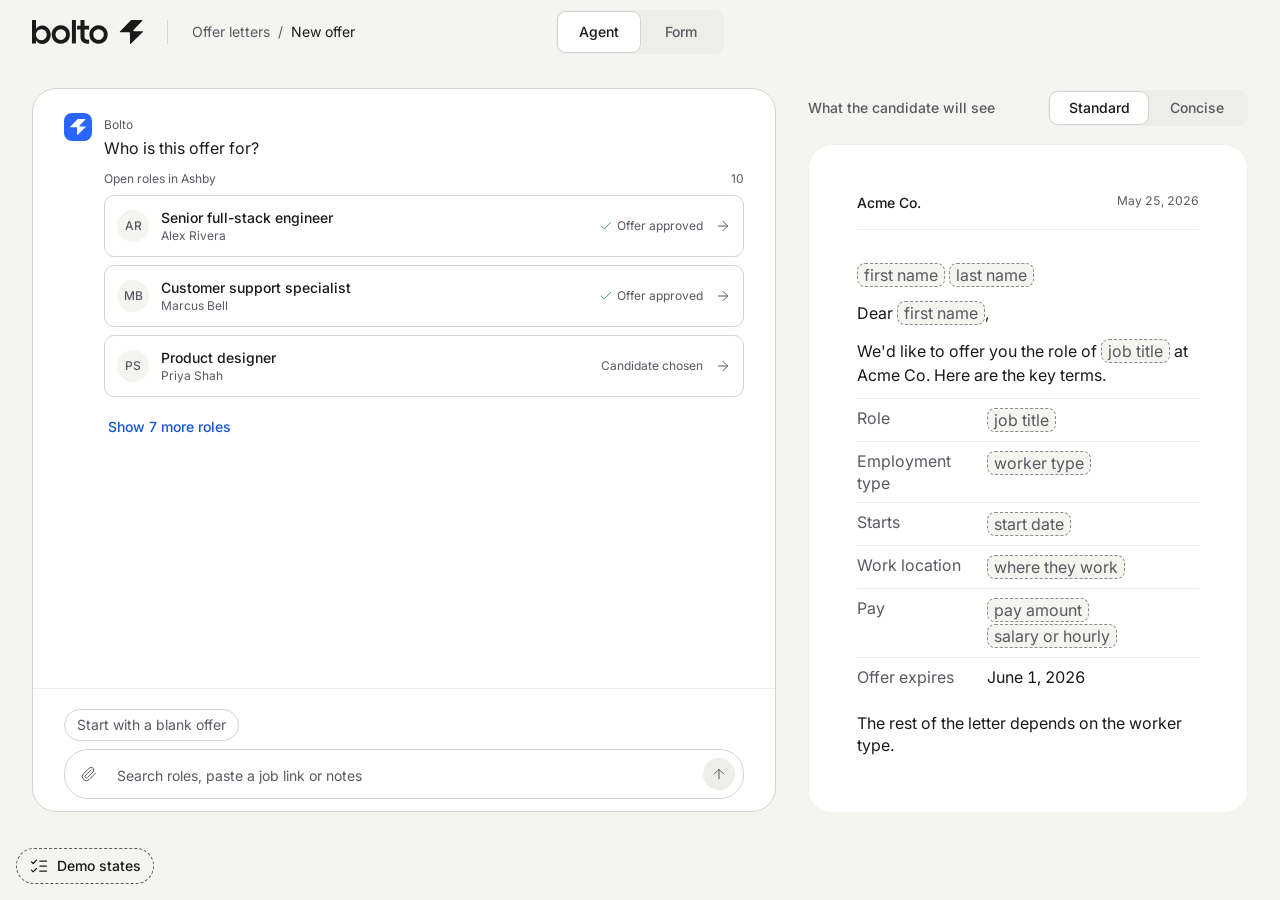
<file: hifi/v3/index.html>
<!doctype html>
<html lang="en">
<head>
<!-- Bolto hi-fi v3: v2 copied, with an agent chat that replaces the form column. -->
<meta charset="utf-8">
<meta name="viewport" content="width=device-width, initial-scale=1">
<title>New offer · Bolto</title>
<!-- Bolto offer flow, v3: an agent chat works through the offer with you, and the Form view stays one switch away. Built on the v2 page.
     Shared kit: shared/. -->
<link rel="icon" href="shared/brand/brandmark-ink.svg">
<link rel="stylesheet" href="shared/tokens.css">
<link rel="stylesheet" href="shared/hifi.css">
<link rel="stylesheet" href="agent.css">
<style>
/* Page-level overrides (tokens only). The floor bar's fill is a measurement, not an action, so it's neutral, not Bolto Blue. */
.floor-fill { background: var(--ink-2); }
.result.neutral .ic { color: var(--ink-2); }
/* Narrow-phone fit (320px). An input's default size set the affix's min-content, and a grid item's min-width:auto let it push
   the accordion past the screen; floor labels are nudged back inside the track by clampFloorLabs(). */
.acc-clip, .acc-inner { min-width: 0; }
.affix input { width: 0; }
.floor-lab { translate: var(--nudge, 0) 0; }
/* The email preview's button is a picture of what the hire sees, not a control: muted, so Send stays the one primary on Review. */
.fakebtn { min-height: 28px; padding: 0 var(--s3); background: var(--surface-sunk); color: var(--ink-2); border: 1px solid var(--line-2); font: var(--p4); }
/* v2 page parts on the shared kit (tokens only) */
.start-h { font: var(--h6); color: var(--ink); margin: 0 0 var(--s4); }
.combo { position: relative; }
.combo .search-ic { position: absolute; left: var(--s3); top: 50%; transform: translateY(-50%); color: var(--ink-2); pointer-events: none; }
.combo .input { padding-left: calc(var(--s3) + var(--icon) + var(--s2)); }
.cand-list { position: absolute; z-index: 5; left: 0; right: 0; top: calc(100% + var(--s1)); margin: 0; padding: var(--s1); list-style: none; background: var(--surface); border: 1px solid var(--line-2); border-radius: var(--r-md); box-shadow: var(--shadow-pop);
  opacity: 0; transform: translateY(var(--rise-sm)); transition: opacity var(--d-fast) var(--ease-enter), transform var(--d-fast) var(--ease-enter); }
.cand-list.is-open { opacity: 1; transform: none; }
.cand-opt { display: flex; align-items: center; gap: var(--s3); padding: var(--s2) var(--s3); border-radius: var(--r-sm); cursor: pointer; min-height: 44px; }
.cand-opt[aria-selected="true"] { background: var(--surface-tint); }
@media (hover: hover) and (pointer: fine) { .cand-opt:not([aria-disabled="true"]):hover { background: var(--surface-tint); } }
.cand-opt[aria-disabled="true"] { cursor: default; color: var(--ink-2); font: var(--p3); }
.cand-opt .avatar { position: static; transform: none; flex: none; }
.cand-txt { display: flex; flex-direction: column; min-width: 0; flex: 1; }
.cand-txt .n { font: var(--label); color: var(--ink); }
.cand-txt .r { font: var(--p3); color: var(--ink-2); }
.or-row { display: flex; align-items: center; gap: var(--s3); margin: var(--s6) 0 0; font: var(--p3); color: var(--ink-2); }
.or-row::before, .or-row::after { content: ""; flex: 1; border-top: 1px solid var(--line-1); }
.drop { display: flex; align-items: center; gap: var(--s2); flex-wrap: wrap; margin-top: var(--s2); padding: var(--s3); border: 1px dashed var(--line-field); border-radius: var(--r-md); font: var(--p3); color: var(--ink-2); }
.drop.is-over { border-color: var(--blue); background: var(--surface-tint); }
.start-acts { display: flex; align-items: center; gap: var(--s3); flex-wrap: wrap; margin-top: var(--s4); }
.fill-row { display: flex; align-items: center; gap: var(--s3); flex-wrap: wrap; margin-top: var(--s4); }
.fill-row[hidden] { display: none; }
.start-card .fill-row { padding: 0 var(--s6) var(--s6); margin-top: 0; }
.start-card .fill-row.sr { padding: 0; }
.pastemsg { font: var(--p3); color: var(--error); margin-top: var(--s2); }
.pastemsg:empty { display: none; }
.src-slot { display: flex; align-items: center; flex-wrap: wrap; gap: var(--s1) var(--s3); margin-top: var(--s2); }
.src-slot .src { font: var(--p3); color: var(--ink-2); margin: 0; }
.src-slot .src:empty { display: none; }
.conflict-wrap { border: 0; padding: 0; margin: 0; min-width: 0; }
.conflict-wrap > legend { font: var(--label); color: var(--ink); margin-bottom: var(--s2); padding: 0; }
.conflict-card { display: flex; flex-direction: column; gap: var(--s2); }
.conflict-card .who { display: flex; align-items: center; gap: var(--s1); font: var(--p4); color: var(--ink-2); margin: 0; }
.conflict-card .who .ic { width: 14px; height: 14px; }
.conflict-card .val { font: var(--h6); color: var(--ink); font-variant-numeric: tabular-nums; margin: 0; }
.conflict-card .q { font: var(--p3); color: var(--ink-2); margin: 0; }
.conflict-card .btn { align-self: flex-start; }
.conflict-card .chosen-ic { display: inline-flex; color: var(--blue); opacity: 0; transform: scale(.6); transition: opacity var(--d-base) var(--ease-enter), transform var(--d-base) var(--ease-enter); }
.conflict-card.is-chosen .chosen-ic { opacity: 1; transform: none; }
.conflict-card.is-gone { opacity: 0; transition: opacity var(--d-base) var(--ease-exit); }
/* the Start card's full view and its folded bar crossfade (content out first, the bar in after the rows start) */
.start-in { transition: opacity var(--d-base) var(--ease-enter) var(--d-delay); }
.start-card[data-open="false"] .start-in { opacity: 0; transition: opacity var(--d-fade-out) var(--ease-exit); }
.start-bar { transition: opacity var(--d-base) var(--ease-enter) var(--d-delay); }
.start-bar.is-pre { opacity: 0; transition: none; }
.checks { margin-top: var(--s6); }
.checks ul { margin: var(--s2) 0 0; padding-left: var(--s4); }
.checks li + li { margin-top: var(--s1); }
.evidence { margin: 0 0 var(--s4); padding: var(--s3) var(--s4); border: 1px solid var(--line-1); border-radius: var(--r-md); background: var(--canvas); }
.evidence .from { display: flex; align-items: center; gap: var(--s1); font: var(--p4); color: var(--ink-2); margin: 0; }
.evidence blockquote { margin: var(--s1) 0 0; font: var(--p3); color: var(--ink); }
.evidence .hint { margin-top: var(--s1); }
.type-says { font: var(--p3); color: var(--ink-2); margin-top: var(--s3); }
.nil .why { display: block; font: var(--p4); color: var(--ink-2); margin-top: var(--s1); }
/* M20/M21: only the value layer moves (the typed text), never the field box; fields the fill does not touch never animate */
.field :is(.input, .select, .textarea, .affix input) { transition: color var(--d-fast) var(--ease-enter), -webkit-text-fill-color var(--d-fast) var(--ease-enter), border-color var(--d-micro) var(--ease-enter); }
:is(.fill-wait, .fill-out) :is(.input, .select, .textarea, .affix input) { color: transparent; -webkit-text-fill-color: transparent; }
.fill-wait :is(.input, .select, .textarea, .affix input) { transition: border-color var(--d-micro) var(--ease-enter); } /* hide at once, fade in on release */
@media (prefers-reduced-motion: reduce) {
  .cand-list { transition: none; transform: none; } .conflict-card, .conflict-card .chosen-ic, .start-in, .start-bar { transition: none; }
  .field :is(.input, .select, .textarea, .affix input) { transition: border-color var(--d-micro) var(--ease-enter); }
  :is(.fill-wait, .fill-out) :is(.input, .select, .textarea, .affix input) { color: var(--ink); -webkit-text-fill-color: currentColor; }
}
/* a conflict reads as one: warning icon + label-weight heading, a "Pick one" tag on the label and the rail row,
   equal-height cards with both "Use this" buttons on one baseline */
.conf-h { display: flex; align-items: flex-start; gap: var(--s2); margin: 0 0 var(--s3); font: var(--label); color: var(--ink); }
.conf-h .ic { flex: none; color: var(--warning); }
.conf-tag { margin-left: var(--s2); vertical-align: middle; }
.conflict-card .btn { margin-top: auto; }
[data-flag="conflict"] .meta, .acc-left[data-flag="conflict"] { background: var(--warning-bg); color: var(--ink); border-radius: var(--r-pill); padding: 0 var(--s2); }
/* the approval sentence sits in the footer, right beside (desktop) or right above (phone) Send */
.approve-ft { flex: 1; min-width: 0; margin: 0; font: var(--p3); color: var(--ink); text-align: right; }
.hx-footer:has(.approve-ft) { height: auto; min-height: 72px; }
.hx-footer:has(.approve-ft) .hx-footer-in { min-height: 72px; padding-top: var(--s3); padding-bottom: var(--s3); }
body:has(.approve-ft) .rv { padding-bottom: calc(var(--ft-h, 72px) + var(--s6)); }
@media (max-width: 768px) {
  .chips { -webkit-mask-image: linear-gradient(to right, black calc(100% - var(--s6)), transparent); mask-image: linear-gradient(to right, black calc(100% - var(--s6)), transparent); }
  .hx-footer:has(.approve-ft) .hx-footer-in { flex-wrap: wrap; row-gap: var(--s2); }
  .approve-ft { flex: 1 0 100%; order: -1; text-align: left; font: var(--p4); }
  .approve-ft ~ .btn-send { margin-left: auto; }
}
/* Hifi.focusQuiet: a programmatic focus after a touch tap draws no keyboard ring (r12 B8) */
[data-quiet-focus]:focus-visible, .acc-btn[data-quiet-focus]:focus-visible::after { outline: none; }
.affix:has(input[data-quiet-focus]), .seg-opt:has(input[data-quiet-focus]), .ropt:has(input[data-quiet-focus]), .chk:has(input[data-quiet-focus]) .box, .rcard input[data-quiet-focus] + .rcard-box { outline: none; }
/* key terms: tabular figures on numbers and dates only; tabular widens the hyphen in "full-stack" and "On-site" */
.kt td { font-variant-numeric: normal; }
.kt td [data-v="startDate"], .kt td [data-v="endDate"], .kt td [data-v="expiry"], .kt td [data-v="amount"], .kt td [data-v="bonus"], .kt td [data-v="bonusMonths"] { font-variant-numeric: tabular-nums; }
/* form footer: no baseline gap under the ring, so it centres on the button */
#countIcon { display: inline-flex; }
/* a letter that overflows by less than the fade still rests at the full fade and pill, so the pill sits on the clear band */
@media (min-width: 1024px) and (min-height: 521px) {
  .lt-scroll { animation-range: max(0px, calc(100% - var(--ag-lt-fade))) 100%; }
  .hx-letter::after { animation-range: max(0px, calc(100% - var(--ag-lt-fade))) calc(100% - var(--s6)); }
}
/* review footer: the hint takes its own row when the buttons leave it too narrow for two lines */
@media (min-width: 600px) {
  .rvm-acts { flex-wrap: wrap; }
  .rvm-acts .rvm-line { flex: 1 1 calc((var(--s16) * 7.5 - 100%) * 999); } /* negative above the threshold (inline), huge below it (own row) */
}
/* collapsed section summary: a long email breaks inside the two-line clamp, so it ends on the ellipsis instead of being cut */
@media (max-width: 1023px) { .acc-sum { overflow-wrap: anywhere; } }
/* demo menu: taller than its box, so the bottom edge says there is more until the last row is in view */
@supports (animation-timeline: scroll()) {
  .demo-pop::after { content: "More below" / ""; position: sticky; display: flex; align-items: flex-end; justify-content: center; bottom: calc(var(--s2) * -1); height: var(--s16); margin: calc(var(--s16) * -1) calc(var(--s2) * -1) calc(var(--s2) * -1); padding-bottom: var(--s2); font: var(--p4); color: var(--ink-2); background: linear-gradient(transparent, var(--surface) 50%); pointer-events: none; opacity: 0; animation: demo-more linear both; animation-timeline: scroll(nearest); }
  @keyframes demo-more { 0%, 92% { opacity: 1; } 100% { opacity: 0; } }
}
/* tracker status: the ring turns into the same check as Saved once the offer is sent */
.ag-st { display: grid; flex: none; }
.ag-st > svg { grid-area: 1 / 1; transition: opacity var(--d-fast) var(--ease-enter), transform var(--d-base) var(--ease-pop); }
.ag-sent-ck { width: var(--s4); height: var(--s4); color: var(--success); opacity: 0; transform: scale(var(--pop-from)); }
.ag-track.is-sent .ag-prog { opacity: 0; }
.ag-track.is-sent .ag-sent-ck { opacity: 1; transform: none; }
/* phones and tablets: the switch keeps its resting gap and the panel keeps its round top while the thread scrolls under. The band and corners hang off the switch, and exactly cover the panel's own top at rest */
@media (max-width: 1023.98px) {
  body.ag-mode { --ag-sw-h: calc(var(--s12) + var(--s3)); --ag-edge: calc(max(0px, (100% - var(--s16) * 11.25) / 2) + var(--s4)); } /* the .hx-body column, 720 wide */
  body.ag-mode .ag-trackw { top: calc(var(--s16) + var(--ag-sw-h) + var(--s4) + 1px); } /* its resting top: header, switch, page gap, panel border */
  body.ag-mode .hx-switch::after { content: ""; position: absolute; left: 0; right: 0; top: 100%; height: var(--s4); background: var(--canvas); pointer-events: none; }
  body.ag-mode .hx-switch::before { content: ""; position: absolute; left: var(--ag-edge); right: var(--ag-edge); top: calc(100% + var(--s4)); height: var(--r-xl); pointer-events: none; background:
    radial-gradient(circle at 100% 100%, transparent calc(var(--r-xl) - 1.5px), var(--line-2) calc(var(--r-xl) - 1px), var(--line-2) calc(var(--r-xl) - .5px), var(--canvas) var(--r-xl)) 0 0 / var(--r-xl) var(--r-xl) no-repeat,
    radial-gradient(circle at 0 100%, transparent calc(var(--r-xl) - 1.5px), var(--line-2) calc(var(--r-xl) - 1px), var(--line-2) calc(var(--r-xl) - .5px), var(--canvas) var(--r-xl)) 100% 0 / var(--r-xl) var(--r-xl) no-repeat,
    linear-gradient(var(--line-2), var(--line-2)) 50% 0 / calc(100% - var(--r-xl) * 2) 1px no-repeat; }
}
@media (max-width: 768px) { body.ag-mode { --ag-sw-h: calc(var(--s8) + var(--s3)); } }
</style>
</head>
<body>
<a class="sr" href="#screen">Skip to content</a>
<header class="hx-header" id="hdr">
  <div class="hx-header-in">
    <a class="hx-logo" href="#" data-act="to-list" aria-label="Bolto, offer letters"><img class="full" src="shared/brand/full-ink.svg" alt=""><img class="mark" src="shared/brand/brandmark-ink.svg" alt=""></a>
    <nav class="hx-crumbs" aria-label="Breadcrumb" id="crumbs"></nav>
    <div class="hx-mode" id="modeSwitch"></div>
    <div class="hx-save" id="saveState"></div>
  </div>
</header>
<main id="screen"></main>
<footer class="hx-footer" id="footer" hidden><div class="hx-footer-in" id="footerIn"></div></footer>
<div id="rvm" hidden></div>
<div id="hx-live" class="sr" aria-live="polite"></div>

<script src="shared/icons/icons.js"></script>
<script src="shared/hifi.js"></script>
<script>
'use strict';
const {$, $$, esc, Motion, say, Ring, Accordion, Checklist, Toggletip, Segmented, busy, Demo, Fill, StatusLine, SaveMark} = Hifi;
const I = (n, c) => Icons.svg(n, c);

/* ===================== dummy data (brief p2), ported from the lo-fi ===================== */
const TODAY = new Date(2026, 4, 25);            // prototype "today": Monday May 25, 2026
const COMPANY = 'Acme Co.';
const PEOPLE = ['Jordan Lee', 'Sam Patel'];
const SENDERS = [{id:'sam', name:'Sam Patel', title:'Head of People', email:'sam.patel@example.com'}];
const OFFICES = [{id:'ny', name:'New York office', state:'NY-NYC'}];
const STATES = [['AL','Alabama'],['AK','Alaska'],['AZ','Arizona'],['AR','Arkansas'],['CA','California'],['CO','Colorado'],['CT','Connecticut'],['DE','Delaware'],['DC','District of Columbia'],['FL','Florida'],['GA','Georgia'],['HI','Hawaii'],['ID','Idaho'],['IL','Illinois'],['IN','Indiana'],['IA','Iowa'],['KS','Kansas'],['KY','Kentucky'],['LA','Louisiana'],['ME','Maine'],['MD','Maryland'],['MA','Massachusetts'],['MI','Michigan'],['MN','Minnesota'],['MS','Mississippi'],['MO','Missouri'],['MT','Montana'],['NE','Nebraska'],['NV','Nevada'],['NH','New Hampshire'],['NJ','New Jersey'],['NM','New Mexico'],['NY-NYC','New York City area (NYC, Nassau, Suffolk, Westchester)'],['NY-REST','New York (rest of state)'],['NC','North Carolina'],['ND','North Dakota'],['OH','Ohio'],['OK','Oklahoma'],['OR','Oregon'],['PA','Pennsylvania'],['RI','Rhode Island'],['SC','South Carolina'],['SD','South Dakota'],['TN','Tennessee'],['TX','Texas'],['UT','Utah'],['VT','Vermont'],['VA','Virginia'],['WA','Washington'],['WV','West Virginia'],['WI','Wisconsin'],['WY','Wyoming']];
const PLACE = {'NY-NYC':'the New York City area', 'NY-REST':'New York outside the NYC area'};
/* Overtime floors, 2026 (lo-fi, unchanged). salary: below it, overtime always applies. hourly: computer-job hourly floor.
   comp: salary needed for the software option. mgr: salary needed for the manager and office-work options. */
const FED = {salary:35568, hourly:27.63, comp:35568, mgr:35568};
const FLOORS = {
  'CA': {salary:70304, hourly:58.85, comp:122573.13, mgr:70304},
  'WA': {salary:80168.40, hourly:59.96, comp:80168.40, mgr:80168.40},
  'NY-NYC': {...FED, mgr:66300, mgrWeek:1275.00, fedKeys:['salary', 'hourly', 'comp']},
  'NY-REST': {...FED, mgr:62353.20, mgrWeek:1199.10, fedKeys:['salary', 'hourly', 'comp']}
};
const DUTIES = {
  software:'Works as a software engineer, programmer or systems analyst',
  manage:'Manages the business or a department, directs 2 or more full-time people, and can hire and fire or has a real say in it',
  admin:'Office work on running the business, where they make independent decisions on important matters',
  study:'Work that needs advanced study, like law, medicine or accounting',
  none:'None of these',
  exempt:"Doesn't get overtime pay",
  unsure:"I'm not sure"
};
/* Info-tip texts: spec 17 §5, word for word */
const TIP = {
  type:"W-2: an employee on your payroll. You withhold their taxes. 1099: an independent contractor. You generally don't withhold taxes for them.",
  state:"Where they'll work from. Pay and overtime rules can depend on the state. It isn't shown in the letter.",
  repay:'They pay the bonus back only if they resign or are let go for cause within this time.',
  repayC:'They pay the bonus back only if they end this engagement within this time.',
  hire:'Not in the letter. Bolto uses these to set them up in payroll after they sign.',
  pg:'Everyone in a group is paid together, with the same settings. Bolto picks it from the pay type.',
  flsa:'FLSA is the US law on overtime. Most employees get 1.5× their pay rate for hours past 40 in a week. Some jobs are exempt, depending on their pay and duties.',
  i9:'A US form you and every new employee fill in to confirm they can work in the US. Bolto collects it after they sign.',
  invite:'After they sign, Bolto emails them to set up their account and start onboarding.',
  notes:'Bolto read this from your notes. Check it before you use it.'
};

/* ===================== v2 demo data (15-v2-decision-log.md, "Demo data"), ported from lofi-v2. Everything not in the brief is INVENTED ===================== */
const POSTINGS = {
  alex: {title:'Senior full-stack engineer', loc:'Remote', type:'Full-time', unit:'Salary', min:140000, max:170000,       // invented
    lines:['Build features across our web app, front end to back end', 'Design and run the APIs our customers rely on', 'Review code and help set how the team ships'], // invented
    duties:"You'll write, test and ship code across the front end and back end of our product."},                          // invented
  priya: {title:'Product designer', loc:'Hybrid', office:'ny', type:'Contract', unit:'Hourly', min:90, max:100,         // invented
    lines:['Design flows and screens for new product features', 'Run quick tests with customers and share what you learn', 'Work with engineers to ship the designs'], // invented
    duties:"You'll design flows and screens for our product, working closely with engineers."}                            // invented
};
const ASHBY_ALEX = {name:'Alex Rivera', status:'approved',                                                              // approved: invented
  offer:{first:'Alex', last:'Rivera', email:'alex.rivera@example.com', title:'Senior full-stack engineer', startDate:'2026-06-15', amount:'150,000'},
  custom:{bonus:'10,000', bonusRepay:true, bonusMonths:'12'},                                                            // custom fields: invented
  team:{reportsTo:'Jordan Lee'}};
const ALEX_EMAIL = "Let's have Alex start June 22";                                                                      // invented
const PRIYA_LINK = 'https://jobs.ashbyhq.com/acme/product-designer';                                                     // invented
const PRIYA_NOTES = 'Priya Shah, contractor through Dec 31. $95/hr. Starts Jul 1. Hybrid in the NY office. Jordan is her contact and will set her weekly schedule.'; // invented
/* name = the section badge (17 §5: "Ashby", "Posting", "Your notes"; no third-party logos) */
const SRC = {
  offer:   {line:() => `From ${S.cand || 'the candidate'}'s offer in ${ATS()}, approved`, get short(){ return `From the ${ATS()} offer`; }, get name(){ return ATS(); }, get badge(){ return ATS(); }, icon:'users', get use(){ return `Use ${ATS()}'s value`; }},
  cand:    {line:() => `From ${S.cand || 'the candidate'}'s record in ${ATS()}`, get short(){ return `From the record in ${ATS()}`; }, get name(){ return ATS(); }, get badge(){ return ATS(); }, icon:'users', get use(){ return `Use ${ATS()}'s value`; }},
  team:    {line:() => `From the hiring team in ${ATS()}`, get short(){ return `From the hiring team in ${ATS()}`; }, get name(){ return ATS(); }, get badge(){ return ATS(); }, icon:'users', get use(){ return `Use ${ATS()}'s value`; }},
  posting: {line:() => 'From the job posting', short:'From the job posting', name:'The posting', badge:'Posting', icon:'file-text', use:"Use the posting's value"},
  settings:{line:() => 'From company settings', short:'From company settings', name:'Company settings', badge:'Company settings', icon:'building-2', use:'Use the company setting'},
  notes:   {line:() => 'Read from your notes', short:'Read from your notes', name:'Your notes', badge:'Your notes', icon:'sticky-note', use:"Use the notes' value"},
  email:   {line:() => "Read from Jordan's email", short:"Read from Jordan's email", name:"Jordan's email", badge:"Jordan's email", icon:'mail', use:"Use the email's value"}
};
/* the lo-fi's source groups (which fields a section's one label speaks for) */
const SRCSEC = {cand:['first', 'last', 'email'], role:['title', 'work', 'startDate', 'endDate', 'reportsTo', 'location', 'state', 'workplace', 'department'],
  pay:['payType', 'amount', 'bonus', 'bonusRepay', 'bonusMonths', 'equity'], terms:['expiry', 'sender']};
const DSHORT = {software:'software engineer', manage:'manages the business or a department', admin:'office work on running the business', study:'work that needs advanced study', none:'none of these'};

/* ===================== state ===================== */
function plusDays(d, n){ const x = new Date(d); x.setDate(x.getDate() + n); return `${x.getFullYear()}-${String(x.getMonth() + 1).padStart(2, '0')}-${String(x.getDate()).padStart(2, '0')}`; }
const ATS = () => WF.boltoJobs ? 'Bolto Recruiting' : 'Ashby';
const WF = {boltoJobs:false, saveFail:false, sendFail:false, ashbyDown:false, fileBad:false, noMatch:false, atsOff:false};
function blankF(){
  return {empType:'', first:'', last:'', email:'', title:'', work:'', startDate:'', endDate:'', reportsTo:'', location:'', state:'', workplace:'', department:'',
    payType:'', amount:'', bonusOpen:false, bonus:'', bonusRepay:false, bonusMonths:'', equityOpen:false, equity:'',
    payrollGroup:'', duties:'', invite:true, expiry:plusDays(TODAY, 7), sender:'sam', note:''};
}
let S;
function fresh(){
  S = {mode:(S && S.mode) || 'agent', ag:null, screen:'offer', f:blankF(), style:'Standard', pgOverride:false, otBasis:'', otMode:'', blurErr:new Set(), draft:false, save:'', savedAt:'', newOffer:true,
       errItems:null, lastN:null, otSaid:null, sent:false, sendErr:false, hireHTML:'', saveT:null, lastField:null, view:'edit', fresh:new Map(),
       /* v2: where each value came from, read values waiting on a click, two-source conflicts, the fill status line */
       src:{}, prop:{}, conf:{}, typed:{}, ckSaid:null, pasteMsg:'', posting:null, notes:'', notesType:'', cand:'', q:'', paste:'',
       fill:{text:'', pre:null, undo:false, retry:null, busy:false}, fillT:null, filled:false, fillOpened:false, filling:false, active:-1, bar:false, barFrom:'', startOpen:false};
}
fresh();

/* ===================== helpers (lo-fi) ===================== */
const num = v => { const s = String(v ?? '').replace(/[$,\s]/g, ''); if(!/^\d+(\.\d+)?$/.test(s)) return null; return parseFloat(s); };
const money = n => '$' + Number(n).toLocaleString('en-US', {minimumFractionDigits: Number.isInteger(n) ? 0 : 2, maximumFractionDigits: 2});
/* a or an before a spoken dollar amount: goes by the first group of digits (8, 11, 18, 80-89, 800-899 say a vowel first) */
const aOrAn = n => /^(8\d{0,2}|11|18)$/.test(Math.floor(Number(n)).toLocaleString('en-US').split(',')[0]) ? 'an' : 'a';
const money0 = n => '$' + Math.round(Number(n)).toLocaleString('en-US');
const iso2d = iso => { const [y,m,d] = iso.split('-').map(Number); return new Date(y, m-1, d); };
const fdate = iso => iso ? iso2d(iso).toLocaleDateString('en-US', {month:'long', day:'numeric', year:'numeric'}) : '';
const sdate = iso => iso ? iso2d(iso).toLocaleDateString('en-US', {month:'short', day:'numeric', year:'numeric'}) : '';
const md = d => d.toLocaleDateString('en-US', {month:'short', day:'numeric'});
const isEmp = () => S.f.empType === 'ft' || S.f.empType === 'pt';
const isCon = () => S.f.empType === 'c';
const who = () => S.f.first.trim();
const poss = () => who() ? who() + "'s " : 'their ';
const fullName = () => (S.f.first + ' ' + S.f.last).trim();
const validAmount = () => (num(S.f.amount) || 0) > 0;
const validBonus = () => (num(S.f.bonus) || 0) > 0;
const validMonths = () => /^\d{1,3}$/.test(S.f.bonusMonths.trim()) && +S.f.bonusMonths > 0;
const nonPos = v => { const s = String(v ?? '').replace(/[$,\s]/g, ''); return /^-?\d+(\.\d+)?$/.test(s) && parseFloat(s) <= 0; };
const validEmail = () => /^[^\s@]+@[^\s@]+\.[^\s@]+$/.test(S.f.email.trim());
const sender = () => SENDERS.find(s => s.id === S.f.sender) || SENDERS[0];
const office = () => OFFICES.find(o => o.id === S.f.workplace);
const stateName = code => (STATES.find(s => s[0] === code) || [,''])[1];
const place = code => PLACE[code] || stateName(code);
const initials = n => n.split(/\s+/).filter(Boolean).map(w => w[0]).join('').slice(0, 2).toUpperCase();
const EMP = {ft:['Full-time', 'W-2'], pt:['Part-time', 'W-2'], c:['Contractor', '1099']};
const empLabel = () => EMP[S.f.empType] ? EMP[S.f.empType].join(' / ') : '';

/* ===================== overtime (FLSA), lo-fi unchanged ===================== */
function workState(){ return S.f.location === 'Remote' ? S.f.state : ((office() || {}).state || ''); }
function otNeeds(){
  const n = [];
  if(!S.f.location) n.push('location');
  else if(S.f.location === 'Remote'){ if(!S.f.state) n.push('state'); }
  else if(!S.f.workplace) n.push('workplace');
  if(!S.f.payType) n.push('payType');
  if(!validAmount()) n.push('amount');
  return n;
}
function ot(){
  if(!isEmp()) return {mode:'na'};
  const need = otNeeds();
  if(need.length) return {mode:'wait', first:need[0]};
  const st = workState(), fl = FLOORS[st] || FED, amt = num(S.f.amount), wh = place(st);
  const rule = key => !FLOORS[st] ? ` under the federal rule (${wh}'s own rules aren't checked)`
    : (fl.fedKeys || []).includes(key) ? ` under the federal rule (for ${wh}, only the floor for managing and office work is checked)` : ` in ${wh}`;
  if(S.f.payType === 'Hourly'){
    if(amt < fl.hourly) return {mode:'auto', why:`${money(amt)} an hour is below ${money(fl.hourly)}, the lowest hourly pay for the one hourly exemption Bolto checks, computer jobs${rule('hourly')}.`, short:`${money(amt)} an hour is below ${money(fl.hourly)}, the lowest hourly pay for the one exemption Bolto checks.`};
    return {mode:'hourly', hint:`Bolto checks one hourly exemption, for computer jobs, at ${money(fl.hourly)} an hour or more${rule('hourly')}.`};
  }
  if(amt < fl.salary) return {mode:'auto', why:`${money(amt)} a year is below ${money(fl.salary)}, the lowest salary for the overtime exemptions Bolto checks${rule('salary')}.`};
  const opts = [], cut = [];
  if(amt >= fl.comp) opts.push('software'); else cut.push(`Software work skips overtime${rule('comp')} only at ${money(fl.comp)} a year or more.`);
  if(amt >= fl.mgr) opts.push('manage', 'admin');
  else cut.push(`Managing and office work skip overtime${rule('mgr')} only at ${fl.mgrWeek ? '$' + fl.mgrWeek.toLocaleString('en-US', {minimumFractionDigits:2}) + ' a week (' + money(fl.mgr) + ' a year)' : money(fl.mgr) + ' a year'} or more.`);
  opts.push('study', 'none', 'unsure');
  return {mode:'salary', opts, hint:cut.join(' ')};
}
function otFinal(){
  const o = ot();
  if(o.mode === 'auto') return false;
  if(o.mode !== 'hourly' && o.mode !== 'salary') return null;
  const d = S.f.duties;
  if(!d || d === 'unsure') return null;
  if(d === 'exempt') return true;  /* the employer's plain call, made in the agent */
  if(o.mode === 'hourly') return d === 'software' ? true : (d === 'none' ? false : null);
  if(!o.opts.includes(d)) return null;
  return d !== 'none';
}
const otWords = v => v ? 'No overtime pay (exempt)' : 'Gets overtime pay (non-exempt)';
const basisKey = () => [S.f.payType, num(S.f.amount), S.f.location, S.f.state, S.f.workplace].join('|');
const derivedGroup = () => S.f.payType === 'Hourly' ? 'US Hourly' : (S.f.payType === 'Salary' ? 'US Salaried' : '');

/* ===================== what's missing: the one list behind the rail, the count and the error summary ===================== */
function missing(){
  const out = [], f = S.f, add = (k, msg) => out.push({k, msg});
  if(!f.empType) add('empType', 'Select the worker type');
  if(!f.first.trim()) add('first', 'Enter their first name');
  if(!f.last.trim()) add('last', 'Enter their last name');
  if(!f.email.trim()) add('email', 'Enter their email address');
  else if(!validEmail()) add('email', 'Enter an email address in the correct format, like name@example.com');
  if(!f.title.trim()) add('title', 'Enter the job title');
  if(!f.startDate) add('startDate', 'Enter the start date');
  if(isCon() && !f.endDate) add('endDate', 'Enter the date the contract ends');
  else if(isCon() && f.startDate && f.endDate <= f.startDate) add('endDate', 'The contract must end after it starts');
  if(!f.reportsTo) add('reportsTo', isCon() ? 'Select their point of contact' : 'Select who they report to');
  if(!f.location) add('location', 'Select where they work');
  else if(f.location === 'Remote'){ if(!isCon() && !f.state) add('state', 'Select the state they will work from'); }
  else if(!f.workplace) add('workplace', 'Select the workplace');
  if(!f.payType) add('payType', S.src.amount && S.src.amount.from === 'offer' ? `A year or an hour? ${ATS()}'s offer has no unit` : 'Select salary or hourly');
  if(payPair()){ /* the pay conflict carries amount and unit together */ }
  else if(!f.amount.trim()) add('amount', 'Enter the pay amount');
  else if(nonPos(f.amount)) add('amount', 'Enter a pay amount above 0');
  else if(!validAmount()) add('amount', 'Enter the pay amount as a number, like 150,000');
  if(f.bonusOpen){
    if(!f.bonus.trim()) add('bonus', 'Enter the signing bonus amount');
    else if(nonPos(f.bonus)) add('bonus', 'Enter a bonus amount above 0');
    else if(!validBonus()) add('bonus', 'Enter the signing bonus as a number, like 10,000');
    if(f.bonusRepay && nonPos(f.bonusMonths)) add('bonusMonths', 'Enter a number of months above 0');
    else if(f.bonusRepay && !validMonths()) add('bonusMonths', 'Enter the number of months for repaying the bonus');
  }
  if(f.equityOpen && !f.equity.trim()) add('equity', 'Enter the equity as it should read in the letter');
  /* v2 (lo-fi N5): the overtime question counts once an employee type is chosen, so "N left" holds still as the form fills */
  if(isEmp() && ot().mode !== 'wait' && otFinal() === null) add('duties', `Answer the overtime question${who() ? ' for ' + who() : ''}${f.duties === 'unsure' ? ', or check with whoever runs payroll' : ''}`);
  if(!f.expiry) add('expiry', 'Enter when the offer expires');
  else if(iso2d(f.expiry) < TODAY) add('expiry', "The offer can't expire before today");
  /* v2: a conflict or a value read from notes replaces the plain "enter it" message */
  out.forEach(m => {
    const c = S.conf[m.k], p = S.prop[m.k];
    if(c) m.msg = `Pick the ${c.pair ? 'pay' : (GAPLABEL[m.k] || m.k).toLowerCase()}: ${c.opts[0].label} and ${c.opts[1].label} disagree`;
    else if(p) m.msg = `Check the ${(GAPLABEL[m.k] || m.k).toLowerCase()} your notes give: “${p.quote}”`;
  });
  return out;
}

/* ===================== v2: "Check this", never blocks and never counts (15-v2 log, Needs you vs Check this) ===================== */
function checks(){
  const f = S.f, out = [], pst = S.posting;
  const a = num(f.amount);
  if(pst && a && f.payType === pst.unit && (a < pst.min || a > pst.max))
    out.push({k:'amount', msg:`${money(a)} is outside the posted range, ${money(pst.min)} to ${money(pst.max)} ${pst.unit === 'Hourly' ? 'an hour' : 'a year'}`});
  const m = S.notes.match(/will set (?:her|his|their) weekly schedule/i);
  if(m && !isEmp()) out.push({k:'empType', msg:`Your notes mention “${m[0]}”. Who sets the schedule is one thing the US Department of Labor looks at. No single thing decides it.`});
  if(f.expiry && f.startDate && f.expiry > f.startDate) out.push({k:'expiry', msg:`The offer expires after the start date (${fdate(f.startDate)})`});
  return out;
}
function checksHTML(){
  const c = checks(); if(!c.length) return '';
  return `<section class="checks callout callout-warning" aria-labelledby="ck-h">${I('triangle-alert')}<div><h2 class="callout-t" id="ck-h">Check this</h2><p>These don't stop you sending.</p>
    <ul>${c.map(i => `<li><a href="#f-${i.k}" data-go="${i.k}">${esc(i.msg)}</a></li>`).join('')}</ul></div></section>`;
}
function updateChecks(commit){
  const s = $('#checkSlot'); if(!s) return; const h = checksHTML(); if(s.dataset.html !== h){ s.innerHTML = h; s.dataset.html = h; }
  const now = checks(), keys = new Set(now.map(i => i.k));
  if(S.ckSaid === null){ S.ckSaid = keys; return; }
  if(!commit) return;
  now.filter(i => !S.ckSaid.has(i.k)).forEach(i => say(`Check this: ${i.msg}${/\.$/.test(i.msg) ? '' : '.'}`));
  S.ckSaid = keys;
}

/* ===================== v2: source labels (15-v2 log, Source labels; 17 §5: one badge per section) ===================== */
function fmtV(k, v){
  if(k === 'amount' || k === 'bonus') return money(num(v));
  if(k === 'startDate' || k === 'endDate' || k === 'expiry') return fdate(v);
  if(k === 'workplace') return (OFFICES.find(o => o.id === v) || {}).name || v;
  if(k === 'bonusMonths') return `${v} months`;
  if(k === 'bonusRepay') return v ? 'repaid if they leave early' : 'not repaid';
  if(k === 'payType') return v === 'Hourly' ? 'an hour' : 'a year';
  if(k === 'work') return 'the posting’s list';
  return String(v);
}
const same = (k, a, b) => (k === 'amount' || k === 'bonus') ? num(a) === num(b) : String(a ?? '').trim() === String(b ?? '').trim();
const changed = k => S.src[k] && !same(k, S.f[k], S.src[k].val);
const srcSecOf = k => Object.keys(SRCSEC).find(s => SRCSEC[s].includes(k));
function secSrc(sec){
  if(!sec || !SRCSEC[sec]) return '';
  const n = {};
  /* a section holding a value you typed gets no section badge (it would label your value); its filled fields label themselves */
  if(SRCSEC[sec].some(k => !S.src[k] && !S.conf[k] && S.typed[k] && String(S.f[k] ?? '').trim() !== '')) return '';
  SRCSEC[sec].forEach(k => { const s = S.src[k]; if(s && s.kind === 'copied' && !s.note && k !== 'work') n[s.from] = (n[s.from] || 0) + 1; });
  return Object.keys(n).sort((a, b) => n[b] - n[a])[0] || '';
}
function badgeInner(sec){ const f = secSrc(sec); return f ? `${I(SRC[f].icon)}<span aria-hidden="true">${esc(SRC[f].badge)}</span><span class="sr">${esc(SRC[f].line())}</span>` : ''; }
function badgeHTML(sec){ return SRCSEC[sec] ? `<span class="src-badge" id="sl-${sec}"${secSrc(sec) ? '' : ' hidden'}>${badgeInner(sec)}</span>` : ''; }
function srcParts(k){
  const p = S.prop[k];
  if(p) return {t:`Your notes say “${esc(p.quote)}”. Pay from notes waits for you to confirm it.`, b:`${tip('Read from notes', TIP.notes)}<button type="button" class="linkbtn" data-use="${k}">Use ${esc(p.label)}</button>`};
  const s = S.src[k]; if(!s) return {t:'', b:''};
  if(changed(k)){
    const was = s.from === 'settings' ? `Company setting: ${k === 'expiry' ? '7 days from today' : esc(k === 'sender' ? (SENDERS.find(x => x.id === s.val) || {}).name || s.val : fmtV(k, s.val))}`
      : k === 'payType' ? `${SRC[s.from].name} gives pay ${s.val === 'Hourly' ? 'by the hour' : 'per year'}`
      : `${SRC[s.from].name} had ${esc(fmtV(k, s.val))}`;
    return {t:`You changed this. ${was}`, b:`<button type="button" class="linkbtn" data-revert="${k}">${SRC[s.from].use}</button>`};
  }
  if(k === 'work' && s.from === 'posting') return {t:'Read from the job posting. Edit it.', b:''};
  if(s.kind === 'read') return {t:`${SRC[s.from].short}: “${esc(s.quote)}”`, b:s.from === 'notes' ? tip('Read from notes', TIP.notes) : ''};
  if(s.note) return {t:esc(s.note), b:''};
  if(s.from !== secSrc(srcSecOf(k))) return {t:SRC[s.from].short, b:''};
  return {t:'', b:''};
}
function srcSlot(k){
  if(!S.src[k] && !S.prop[k]) return '';
  const p = srcParts(k);
  return `<div class="src-slot" id="ss-${k}"><p class="src" id="src-${k}">${p.t}</p>${p.b}</div>`;
}
function srcIds(k){
  const ids = [];
  if(S.src[k] || S.prop[k]) ids.push('src-' + k);
  const s = S.src[k], sec = srcSecOf(k);
  if(s && s.kind === 'copied' && !s.note && k !== 'work' && s.from === secSrc(sec)) ids.push('sl-' + sec);
  return ids;
}
function updateSrc(k){ const el = $('#ss-' + k); if(!el) return; const p = srcParts(k); const h = `<p class="src" id="src-${k}">${p.t}</p>${p.b}`; if(el.dataset.html !== h){ el.innerHTML = h; el.dataset.html = h; } }
function updateSrcLines(){
  Object.keys(SRCSEC).forEach(sec => {
    const b = $('#sl-' + sec); if(!b) return;
    const want = secSrc(sec), inner = badgeInner(sec);
    if(b.dataset.html === inner) return;
    b.innerHTML = inner; b.dataset.html = inner; b.hidden = !want;
    SRCSEC[sec].forEach(k => {
      updateSrc(k);
      const el = document.getElementById('f-' + k); if(!el || !el.matches('input, select, textarea')) return;
      const parts = (el.dataset.db || '').split(' ').filter(x => x && x !== 'sl-' + sec);
      if(srcIds(k).includes('sl-' + sec)) parts.push('sl-' + sec);
      const db = parts.join(' '); el.dataset.db = db;
      db ? el.setAttribute('aria-describedby', db) : el.removeAttribute('aria-describedby');
    });
  });
}
function postSays(){
  const p = S.posting, bits = [];
  if(p) bits.push(`The posting says ${p.type}.`);
  if(S.notesType) bits.push(`Your notes say “${S.notesType}”.`);
  return bits.join(' ');
}
const msgFor = k => (missing().find(m => m.k === k) || {}).msg || '';

/* ===================== sections: the six accordions and the checklist behind them ===================== */
const SECTIONS = [
  {id:'type', title:'Worker type'}, {id:'cand', title:'Candidate'}, {id:'role', title:'Role'},
  {id:'pay', title:'Pay'}, {id:'hire', title:'Hire setup'}, {id:'terms', title:'Offer terms'}];
const KEYS = {type:['empType'], cand:['first', 'last', 'email'], role:['title', 'startDate', 'endDate', 'reportsTo', 'location', 'state', 'workplace'],
  pay:['payType', 'amount', 'bonus', 'bonusMonths', 'equity'], hire:['duties'], terms:['expiry']};
/* payroll group and invite live in Hire setup but are never "missing", so they are not in KEYS (the counts) */
const secOf = k => ({payrollGroup:'hire', invite:'hire'})[k] || (Object.entries(KEYS).find(([, ks]) => ks.includes(k)) || ['type'])[0];
function applies(k){
  const f = S.f;
  if(k === 'endDate') return isCon();
  if(k === 'state') return f.location === 'Remote' && !isCon();
  if(k === 'workplace') return f.location === 'Hybrid' || f.location === 'On-site';
  if(k === 'bonus') return f.bonusOpen;
  if(k === 'bonusMonths') return f.bonusOpen && f.bonusRepay;
  if(k === 'equity') return f.equityOpen;
  if(k === 'duties') return isEmp() && ['hourly', 'salary'].includes(ot().mode);
  return true;
}
/* The hire-setup wait line names only what overtime still needs (from otNeeds) */
const NEEDWORD = {location:'where they work', state:'the work state', workplace:'the workplace', payType:'salary or hourly', amount:'the pay amount'};
function waitLine(){
  const w = otNeeds().map(k => NEEDWORD[k]);
  return `Fill in ${w.length > 1 ? w.slice(0, -1).join(', ') + ' and ' + w[w.length - 1] : w[0]} first.`;
}
function secStatus(id, miss = missing()){
  const gone = new Set(miss.map(m => m.k)), errs = new Set((S.errItems || []).map(i => i.k));
  if(id === 'hire'){
    if(!S.f.empType) return {state:'wait', frac:0, left:0, label:'The rest depends on the worker type.'};
    if(isCon()) return {state:'done', frac:1, left:0};
    if(ot().mode === 'wait') return {state:'wait', frac:0, left:0, label:waitLine()};
  }
  const ks = KEYS[id].filter(applies), left = ks.filter(k => gone.has(k)).length;
  const err = ks.some(k => gone.has(k) && errs.has(k)), conf = ks.some(k => S.conf[k]);
  const st = {state: err ? 'error' : left === 0 ? 'done' : left < ks.length ? 'progress' : 'todo', frac: ks.length ? (ks.length - left) / ks.length : 1, left};
  return conf ? {...st, flag:'conflict', meta:'Pick one', label:`${left} left, two sources disagree`} : st;
}
function summary(id){
  const f = S.f;
  if(id === 'type') return empLabel();
  if(id === 'cand') return [fullName(), f.email.trim()].filter(Boolean).join(' · ');
  if(id === 'role') return [f.title.trim(), sdate(f.startDate), f.location ? (f.location === 'Remote' ? (isEmp() && f.state ? 'Remote, ' + stateName(f.state) : 'Remote') : `${f.location}${office() ? ', ' + office().name : ''}`) : ''].filter(Boolean).join(' · ');
  if(id === 'pay') return [validAmount() && f.payType ? `${money(num(f.amount))} ${f.payType === 'Hourly' ? 'an hour' : 'a year'}` : '', f.bonusOpen && validBonus() ? money(num(f.bonus)) + ' bonus' : '', f.equityOpen && f.equity.trim() ? 'Equity' : ''].filter(Boolean).join(' · ');
  if(id === 'hire'){ if(isCon()) return f.invite ? 'Invited to Bolto after signing' : 'Not invited to Bolto automatically';
    const v = otFinal(); return [isEmp() ? f.payrollGroup : '', v === null ? '' : otWords(v)].filter(Boolean).join(' · '); }
  if(id === 'terms') return [f.expiry ? 'Expires ' + sdate(f.expiry) : '', sender().name].filter(Boolean).join(' · ');
  return '';
}

/* ===================== field builders (hi-fi markup on the lo-fi contract: ids f-*, e-*, data-f) ===================== */
const tip = (term, text) => Toggletip.html(term, text);
function errP(k){ return `<div class="err" hidden><div class="hx-reveal-in"><p id="e-${k}"></p></div></div>`; }
function dbAttr(ids){ const v = ids.filter(Boolean).join(' '); return v ? ` aria-describedby="${v}" data-db="${v}"` : ' data-db=""'; }
function lblRow(k, label, o = {}){ return `<div class="lbl"><label for="f-${k}" id="l-${k}">${label}${o.optional ? ' <span class="opt">(optional)</span>' : ''}</label>${o.tip || ''}</div>`; }
/* v2 conflict (M22): two cards, each with its source, its value and "Use this"; nothing is chosen until a button is pressed,
   arrow keys never choose (C9), and the letter keeps a gap until then */
const shortDate = iso => iso2d(iso).toLocaleDateString('en-US', {month:'long', day:'numeric'});
const payPair = () => !!(S.conf.payType && S.conf.payType.pair);
const payShow = v => v.amount && v.payType ? `${money(num(v.amount))} ${v.payType === 'Hourly' ? 'an hour' : 'a year'}` : v.payType ? v.payType : `${money(num(v.amount))}, no unit`;
function optIcon(o){ const s = o.src && (o.src.from ? o.src : (o.src.amount || o.src.payType)); return s ? SRC[s.from].icon : 'pencil'; }
function conflictField(k, label){
  const c = S.conf[k], show = v => c.pair ? payShow(v) : (k === 'startDate' || k === 'endDate') ? shortDate(v) : k === 'payType' ? v : fmtV(k, v);
  const what = c.pair ? 'pay' : esc((GAPLABEL[k] || k).toLowerCase());
  return `<div class="field" data-f="${k}"><fieldset class="conflict-wrap" id="f-${k}" aria-describedby="ch-${k}" data-db="ch-${k}"><legend>${c.pair ? 'Pay' : label}<span class="tag tag-warning conf-tag" aria-hidden="true">Pick one</span></legend>
    <div class="conf-body hx-reveal is-settled" data-shown="true"><div class="hx-reveal-in"><p class="conf-h" id="ch-${k}">${I('triangle-alert')}<span>${esc(c.opts[0].label)} and ${esc(c.opts[1].label)} disagree.</span></p>${errP(k)}
    <div class="conflict">${c.opts.map((o, i) => `<div class="conflict-card" id="cc-${k}-${i}">
      <p class="who">${I(optIcon(o))}<span>${esc(o.label)}</span><span class="chosen-ic">${I('circle-check')}</span></p>
      <p class="val">${esc(show(o.val))}</p>${o.quote ? `<p class="q" id="cq-${k}-${i}">“${esc(o.quote)}”</p>` : ''}
      <button type="button" class="btn btn-secondary btn-sm" data-choose="${k}" data-i="${i}"${o.quote ? ` aria-describedby="cq-${k}-${i}"` : ''}>Use this<span class="sr"> ${what}: ${esc(show(o.val))}, ${esc(o.label)}</span></button></div>`).join('')}</div></div></div></fieldset></div>`;
}
function textField(k, label, o = {}){
  if(S.conf[k]) return conflictField(k, label);
  const input = `<input class="${o.wrap ? '' : 'input'}${o.short ? ' short' : ''}" id="f-${k}" name="${k}" type="${o.type || 'text'}" value="${esc(S.f[k])}" autocomplete="${o.ac || 'off'}"${o.im ? ` inputmode="${o.im}"` : ''}${o.type === 'email' ? ' spellcheck="false"' : ''}${dbAttr([o.hint && 'h-' + k, ...(o.db || []), ...srcIds(k)])}>`;
  return `<div class="field" data-f="${k}">${lblRow(k, label, o)}${errP(k)}${o.wrap ? o.wrap(input) : input}${o.hint ? `<p class="hint num" id="h-${k}">${o.hint}</p>` : ''}${srcSlot(k)}${o.after || ''}</div>`;
}
function selectField(k, label, opts, o = {}){
  if(S.conf[k]) return conflictField(k, label);
  const ph = o.noChoose ? '' : `<option value=""${S.f[k] ? '' : ' selected'}>Choose</option>`;
  const av = o.avatar ? `<span class="avatar${S.f[k] ? '' : ' empty'}" id="av-${k}" aria-hidden="true">${esc(initials(o.avatarName ? o.avatarName() : S.f[k]))}</span>` : '';
  return `<div class="field" data-f="${k}">${lblRow(k, label, o)}${errP(k)}
    <div class="sel-wrap${o.avatar ? ' has-avatar' : ''}">${av}<select class="select" id="f-${k}" name="${k}"${dbAttr([o.hint && 'h-' + k, ...srcIds(k)])}>${ph}${opts.map(([v, l]) => `<option value="${esc(v)}"${S.f[k] === v ? ' selected' : ''}>${esc(l)}</option>`).join('')}</select>${I('chevron-down')}</div>
    ${o.hint ? `<p class="hint" id="h-${k}">${o.hint}</p>` : ''}${srcSlot(k)}</div>`;
}
function areaField(k, label, o = {}){
  return `<div class="field" data-f="${k}">${lblRow(k, label, o)}${errP(k)}<textarea class="textarea" id="f-${k}" name="${k}" rows="4"${dbAttr([o.hint && 'h-' + k, ...srcIds(k)])}>${esc(S.f[k])}</textarea>${o.hint ? `<p class="hint" id="h-${k}">${o.hint}</p>` : ''}${srcSlot(k)}</div>`;
}
const TICK = '<svg viewBox="0 0 24 24" fill="none" stroke="currentColor" stroke-width="2.5" stroke-linecap="round" stroke-linejoin="round"><path d="M20 6 9 17l-5-5"/></svg>';
function checkField(k, label, o = {}){
  const db = srcIds(k).join(' ');
  return `<div class="field" data-f="${k}"><div class="chk-row"><label class="chk"><input type="checkbox" id="f-${k}" name="${k}"${S.f[k] ? ' checked' : ''}${db ? ` aria-describedby="${db}" data-db="${db}"` : ''}><span class="box" aria-hidden="true">${TICK}</span><span id="l-${k}">${label}</span></label>${o.tip || ''}</div>${srcSlot(k)}</div>`;
}
function segField(k, label, opts, o = {}){
  if(S.conf[k]) return conflictField(k, label);
  return `<div class="field" data-f="${k}"><div class="lbl" id="l-${k}">${label}</div>${errP(k)}<div id="f-${k}" data-db="" class="seg-host">${Segmented.html(k, opts, S.f[k], {labelledby:'l-' + k, idp:'f-' + k})}</div>${srcSlot(k)}</div>`;
}
const affix = (pre, suf, o = {}) => i => `<div class="affix${o.short ? ' short' : ''}">${pre ? `<span class="pre" aria-hidden="true">${pre}</span>` : ''}${i}${suf !== undefined ? `<span class="suf" id="u-${o.k}">${suf}</span>` : ''}</div>`;
function accHTML(id, title, body, o = {}){
  return `<section class="acc" data-sec="${id}" id="sec-${id}">
    <div class="acc-head"><h2><button type="button" class="acc-btn" aria-expanded="true" aria-controls="secp-${id}">${Ring.html(id)}
      <span class="acc-title"><span class="acc-name" id="secn-${id}">${title}</span><span class="acc-sum"></span></span>
      <span class="acc-left" data-left-for="${id}"></span></button></h2>
      <span class="acc-aside">${o.aside || ''}</span><span class="acc-chev" aria-hidden="true">${I('chevron-down')}</span></div>
    <div class="acc-panel" id="secp-${id}"><div class="acc-clip"><div class="acc-inner">${body}</div></div></div></section>`;
}

/* ===================== screen: offer ===================== */
function ledeText(){ return WF.saveFail ? 'Fill in what you know.' : 'Saves as you go. Come back anytime.'; }
function workHint(){ return isCon() ? 'One service per line.' : 'One duty per line.'; }
function dayHint(iso){ return iso ? iso2d(iso).toLocaleDateString('en-US', {weekday:'long', month:'long', day:'numeric'}) : ''; }
function expiryHint(){
  if(!S.f.expiry) return '';
  const d = iso2d(S.f.expiry), n = Math.round((d - TODAY) / 864e5);
  return `${dayHint(S.f.expiry)} · ${n === 0 ? 'today' : n === 1 ? 'tomorrow' : n > 1 ? n + ' days from today' : 'in the past'}`;
}
function secBody(id){
  const says = postSays();
  if(id === 'type') return `<div class="field" data-f="empType">${errP('empType')}<div class="rcards" role="radiogroup" id="f-empType" aria-labelledby="secn-type"${dbAttr([says && 'ty-says'])}>
    ${[['ft', 'briefcase'], ['pt', 'clock-3'], ['c', 'file-pen-line']].map(([v, ic], i) => `<label class="rcard"><input type="radio" name="empType" value="${v}" id="f-empType-${i}"${S.f.empType === v ? ' checked' : ''}${says ? ' aria-describedby="ty-says"' : ''}>
      <span class="rcard-box"><span class="rcard-top"><span class="rcard-icon">${I(ic)}</span><span class="dot" aria-hidden="true"></span></span><span class="rcard-icon m">${I(ic)}</span>
      <span class="rcard-t">${EMP[v][0]}<span>${EMP[v][1]}</span></span></span></label>`).join('')}</div>${says ? `<p class="type-says" id="ty-says">${esc(says)}</p>` : ''}</div>`;
  if(id === 'hire') return '<div id="hireBody"></div>';
  const cand = `<div class="row2">${textField('first', 'First name', {ac:'off'})}${textField('last', 'Last name')}</div>${textField('email', 'Email', {type:'email'})}`;
  const role = textField('title', 'Job title')
    + areaField('work', "What they'll do", {optional:true, hint:workHint()})
    + textField('startDate', 'Start date', {type:'date', hint:dayHint(S.f.startDate)})
    + `<div data-when="con">${textField('endDate', 'Contract ends', {type:'date', hint:dayHint(S.f.endDate)})}</div>`
    + selectField('reportsTo', isCon() ? 'Point of contact' : 'Reports to', PEOPLE.map(p => [p, p]), {avatar:true})
    + segField('location', 'Where they work', [['Remote', 'Remote'], ['Hybrid', 'Hybrid'], ['On-site', 'On-site']])
    + `<div data-when="remote">${selectField('state', 'Work state', STATES, {tip:tip('Work state', TIP.state)})}</div>`
    + `<div data-when="office">${selectField('workplace', 'Workplace', OFFICES.map(o => [o.id, o.name]))}</div>`
    + textField('department', 'Department', {optional:true});
  const pay = segField('payType', 'Salary or hourly', [['Salary', 'Salary'], ['Hourly', 'Hourly']])
    + (payPair() ? '' : textField('amount', 'Amount <span class="sr">in US dollars</span>', {im:'decimal', db:['u-amount', 'warn-amount'], wrap:affix('$', '', {k:'amount'}), after:`<div class="warn callout callout-warning" id="warn-amount" hidden>${I('triangle-alert')}<p></p></div>`}))
    + `<div id="addWrap"><div class="hx-reveal-in"><div class="addrow"><button type="button" class="btn btn-add" id="bonusAdd" aria-expanded="false" aria-controls="bonusPanel">${I('plus')}Add signing bonus</button>
       <button type="button" class="btn btn-add" id="equityAdd" aria-expanded="false" aria-controls="equityPanel">${I('plus')}Add equity</button></div></div></div>
      <div id="bonusPanel" hidden><div class="hx-reveal-in"><fieldset class="sub-card" aria-labelledby="bonusH"><div class="sub-head"><h3 id="bonusH">Signing bonus</h3><button type="button" class="linkbtn quiet" id="bonusRemove">${I('x', 'ic-sm')}Remove<span class="sr"> signing bonus</span></button></div>
        ${textField('bonus', 'Amount <span class="sr">in US dollars</span>', {im:'decimal', wrap:affix('$', undefined, {short:true})})}
        ${checkField('bonusRepay', 'Repaid if they leave early', {tip:tip('Repaid if they leave early', TIP.repay)})}
        <div data-when="repay">${textField('bonusMonths', 'Within how many months', {im:'numeric', wrap:affix('', 'months', {short:true, k:'bonusMonths'}), db:['u-bonusMonths']})}</div></fieldset></div></div>
      <div id="equityPanel" hidden><div class="hx-reveal-in"><fieldset class="sub-card" aria-labelledby="equityH"><div class="sub-head"><h3 id="equityH">Equity</h3><button type="button" class="linkbtn quiet" id="equityRemove">${I('x', 'ic-sm')}Remove<span class="sr"> equity</span></button></div>
        ${textField('equity', 'As it should read in the letter')}</fieldset></div></div>`;
  const terms = textField('expiry', 'Offer expires', {type:'date', hint:expiryHint()})
    + selectField('sender', 'From', SENDERS.map(s => [s.id, `${s.name}, ${s.title} (you)`]), {noChoose:true, avatar:true, avatarName:() => sender().name, hint:esc(sender().email)});
  return {cand, role, pay, terms}[id];
}
const asideFor = id => (badgeHTML(id) || '') + ({type:tip('Worker type', TIP.type), hire:tip('Hire setup', TIP.hire)}[id] || '');
/* v2 "Start from" (15-v2 log): Ashby search (only when an ATS is connected), or a paste box / drop zone; the form fills in place */
function startHTML(){
  const ats = WF.atsOff ? '' : `<div class="field" style="margin-top:0"><div class="lbl"><label for="atsQ" id="atsL">Search candidates in ${ATS()}</label></div>
      <div class="combo">${I('search', 'search-ic')}<input class="input" id="atsQ" type="text" role="combobox" aria-autocomplete="list" aria-expanded="false" aria-controls="atsList" autocomplete="off" spellcheck="false" value="${esc(S.q)}">
        <ul class="cand-list" id="atsList" role="listbox" aria-labelledby="atsL" hidden></ul></div></div>
    <p class="or-row">Or</p>`;
  const open = !S.bar || S.startOpen;
  return `<section class="start-card is-settled" id="startCard" data-open="${open}" aria-labelledby="startH">
    <div class="start-bar" id="startBar"${S.bar ? '' : ' hidden'}>${S.bar ? barHTML() : ''}</div>
    <div class="start-full" id="startFull"><div class="start-clip"${open ? '' : ' inert'}><div class="start-in">
    <h2 class="start-h" id="startH">Start from</h2>${ats}
    <div class="field"${WF.atsOff ? ' style="margin-top:0"' : ''}><div class="lbl"><label for="paste">Paste a job link, notes or a file</label>${tip('Paste a job link, notes or a file', 'Bolto reads this only to fill in this offer.')}</div>
      <textarea class="textarea" id="paste" rows="3" aria-describedby="pasteMsg">${esc(S.paste)}</textarea>
      <p class="pastemsg" id="pasteMsg">${esc(S.pasteMsg)}</p>
      <div class="drop" id="drop">${I('upload')}<span>Drop a file here, or</span><button type="button" class="linkbtn" data-act="pick-file">choose a file</button></div>
      <div class="start-acts"><button type="button" class="btn btn-secondary" data-act="fill">Fill</button></div></div>
    </div></div></div>
    <div class="fill-row${S.bar ? ' sr' : ''}" id="fillRow" hidden><div class="statusline" id="fillStatus"></div><span id="fillActs"></span></div>
  </section>`;
}
function offerHTML(){
  const nm = fullName();
  return `<div class="hx-body" id="body">
    <section class="ag-pane" id="agentPane" aria-label="Offer assistant"></section>
    <div class="hx-chips" id="chips" role="navigation" aria-label="Offer checklist"></div>
    <nav class="hx-rail" id="rail" aria-label="Offer checklist"></nav>
    <div class="hx-form" id="formPane" data-keeper-host>
      <h1 class="hx-title" id="pageH1" tabindex="-1">${nm ? 'Offer for ' + esc(nm) : 'New offer'}</h1>
      <p class="hx-lede" id="lede">${ledeText()}</p>
      ${startHTML()}
      <div class="hx-sections"><div id="errsumSlot"></div><div id="checkSlot"></div>
        ${SECTIONS.map(s => accHTML(s.id, s.title, secBody(s.id), {aside:asideFor(s.id)})).join('')}
      </div>
    </div>
    <aside class="hx-letter" id="letterPane" aria-labelledby="letterTitle">
      <div class="lt-head"><h2 id="letterTitle" tabindex="-1"></h2>${Segmented.html('style', [['Standard', 'Standard'], ['Concise', 'Concise']], S.style, {sm:true, label:'Letter style'})}</div>
      <div class="lt-scroll" id="ltScroll" tabindex="0" role="region" aria-label="Letter text, scrolls"><div class="paper" id="letter"></div></div>
    </aside>
  </div>`;
}

function hireHTML(){
  const w = who();
  const invite = checkField('invite', `Invite ${esc(w || 'them')} to Bolto after they sign`, {tip:tip('Invite to Bolto', TIP.invite)});
  if(!S.f.empType) return `<p class="plain">The rest depends on the worker type. <a href="#f-empType" data-go="empType">Choose it at the top</a>.</p>` + invite;
  if(isCon()) return `<p class="plain">Overtime, payroll group and I-9 only apply to employees.</p>` + invite;
  const o = ot();
  let block = '';
  if(o.mode === 'wait'){
    block = `${errP('duties')}<p class="plain">${esc(waitLine())} <a href="#" id="ot-wait-link" data-go="${o.first}">${esc(msgFor(o.first))}</a>.</p>`;
  } else if(o.mode === 'auto'){
    block = floorBar(o) + `<p class="result neutral">${I('clock-3')}<span>Gets overtime pay (non-exempt).</span></p><p class="sr">${o.why}</p>`;
  } else {
    const opts = o.mode === 'hourly' ? [['software', 'Yes'], ['none', 'No'], ['unsure', "I'm not sure"]] : o.opts.map(v => [v, DUTIES[v]]);
    if(S.f.duties === 'exempt') opts.push(['exempt', DUTIES.exempt]); /* said in the agent: the form shows it, and it can be changed here */
    const q = o.mode === 'hourly' ? `Does ${esc(who() || 'this person')} work as a software engineer, programmer or systems analyst?` : `What is ${esc(poss())}main work?`;
    /* v2 (15-v2 log, Overtime; decided: evidence only): the posting's own duties sentence, never an answer, nothing selected */
    const ev = S.posting ? `<div class="evidence" id="ot-ev"><p class="from">${I('file-text')}<span>From the job posting</span></p><blockquote>“${esc(S.posting.duties)}”</blockquote><p class="hint">A job title or posting doesn't decide this.</p></div>` : '';
    block = floorBar(o) + ev + `<fieldset id="f-duties" class="field"${dbAttr([o.hint && 'h-duties', ev && 'ot-ev'])}><legend class="lbl">${q}</legend>${o.hint ? `<p class="hint" id="h-duties" style="margin:0 0 var(--s3)">${o.hint}</p>` : ''}${errP('duties')}
      <div class="rlist">${opts.map(([v, l], i) => `<label class="ropt"><input type="radio" id="f-duties-${i}" name="duties" value="${v}"${S.f.duties === v ? ' checked' : ''}><span class="dot" aria-hidden="true"></span><span class="t">${l}</span></label>`).join('')}</div></fieldset>
      <p class="result" id="ot-result" hidden></p>`;
  }
  const pgChanged = S.f.payrollGroup && derivedGroup() && S.f.payrollGroup !== derivedGroup();
  return selectField('payrollGroup', 'Payroll group', [['US Salaried', 'US Salaried'], ['US Hourly', 'US Hourly']], {noChoose: !!S.f.payrollGroup, tip:tip('Payroll group', TIP.pg),
      hint: pgChanged ? `Changed by you. Bolto would use ${derivedGroup()} for ${S.f.payType === 'Hourly' ? 'hourly' : 'salaried'} pay.` : ''})
    + `<div class="field" data-f="duties"><div class="subhead">Overtime pay (FLSA) ${tip('Overtime pay (FLSA)', TIP.flsa)}</div>${block}</div>`
    + `<div class="field"><div class="factrow"><span class="k">I-9 ${tip('I-9', TIP.i9)}</span><span class="v">Bolto collects ${esc(w ? w + "'s" : 'their')} I-9 after they sign.</span></div></div>`
    + invite;
}
/* Keep the floor labels inside the bar's width on any screen: a centred or end-aligned label that would cross an edge is nudged back. */
function clampFloorLabs(t){
  const tr = t.getBoundingClientRect(); if(!tr.width) return;
  t.querySelectorAll('.floor-lab').forEach(l => {
    l.style.removeProperty('--nudge'); const r = l.getBoundingClientRect();
    const d = r.width > tr.width || r.left < tr.left ? tr.left - r.left : r.right > tr.right ? tr.right - r.right : 0;
    if(Math.abs(d) > 0.5) l.style.setProperty('--nudge', d.toFixed(1) + 'px');
  });
}
const floorRO = new ResizeObserver(es => es.forEach(e => clampFloorLabs(e.target)));
/* Overtime floor bar (17 §5): the pay against the floor that decides the outcome. Numbers come from the lo-fi's table. */
function floorBar(o){
  const st = workState(), fl = FLOORS[st] || FED, amt = num(S.f.amount), hourly = S.f.payType === 'Hourly';
  const code = st.startsWith('NY') ? 'NY' : st;
  const abbr = key => !FLOORS[st] || (fl.fedKeys || []).includes(key) ? 'Federal' : code;
  let key, F;
  if(hourly){ key = 'hourly'; F = fl.hourly; }
  else if(o.mode === 'auto'){ key = 'salary'; F = fl.salary; }
  else { const c = [['salary', fl.salary], ['comp', fl.comp], ['mgr', fl.mgr]]; const above = c.filter(x => x[1] > amt).sort((a, b) => a[1] - b[1]);
    [key, F] = above.length ? above[0] : c.sort((a, b) => b[1] - a[1])[0]; }
  const max = Math.max(amt, F) * 1.25, fx = amt / max, tx = F / max, u = hourly ? ' / hour' : '';
  const al = p => p > 0.82 ? 'end' : p < 0.18 ? '' : 'mid';
  const mf = hourly ? money : money0, ab = abbr(key), floorT = `Exempt minimum (${ab === 'Federal' ? 'federal' : ab}) ${mf(F)}${u}`;
  const label = `${mf(amt)}${u}. ${floorT}.`;
  return `<div class="floor" role="img" aria-label="${esc(label)}"><div class="floor-track"><span class="floor-fill" style="--f:${fx.toFixed(3)}"></span>
    <span class="floor-tick" style="left:${(tx * 100).toFixed(1)}%"></span>
    <span class="floor-lab top ${al(tx)}" style="left:${(tx * 100).toFixed(1)}%">${floorT}</span>
    <span class="floor-lab bot ${al(fx)}" style="left:${(fx * 100).toFixed(1)}%">${mf(amt)}${u}</span></div></div>`;
}
function resultText(){
  const d = S.f.duties;
  if(!d) return {t:'', soft:false};
  if(d === 'unsure') return {t:(WF.saveFail ? '' : 'Your draft is saved. ') + 'Check with whoever runs payroll.', soft:true};
  const v = otFinal();
  return v === null ? {t:'', soft:false} : {t:otWords(v) + '.', soft:false};
}

/* ===================== the letter (lo-fi text, Standard and Concise) ===================== */
const GAPLABEL = {first:'First name', last:'Last name', title:'Job title', empType:'Worker type', startDate:'Start date', endDate:'Contract end date',
  reportsTo:'Reports to', location:'Where they work', workplace:'Workplace', payType:'Salary or hourly', amount:'Pay amount', bonus:'Signing bonus amount',
  bonusMonths:'Bonus repayment months', equity:'Equity', expiry:'Offer expiry date'};
function filled(k){
  if(k === 'amount') return validAmount();
  if(k === 'bonus') return validBonus();
  if(k === 'bonusMonths') return validMonths();
  return String(S.f[k] ?? '').trim() !== '';
}
function letterHTML(final){ return letterBody(final).replace(/Acme Co\.\./g, 'Acme Co.'); }
function letterBody(final){
  const f = S.f, st = S.style, emp = isEmp(), con = isCon(), s = sender(), used = new Set();
  const g = (k, fmt) => {
    const nm = k === 'reportsTo' && con ? 'Point of contact' : GAPLABEL[k], ph = nm.toLowerCase();
    if(filled(k)) return `<span class="v" data-v="${k}">${esc(fmt ? fmt(f[k]) : f[k])}</span>`;
    if(final) return '';
    if(used.has(k)) return `<span class="gap passive" data-go="${k}">${ph}</span>`;
    used.add(k);
    return `<a href="#f-${k}" class="gap" data-go="${k}" aria-label="${nm}, missing">${ph}</a>`;
  };
  const date = TODAY.toLocaleDateString('en-US', {month:'long', day:'numeric', year:'numeric'});
  const first = () => g('first'), last = () => g('last');
  const title = () => g('title'), start = () => g('startDate', fdate), end = () => g('endDate', fdate);
  const rep = () => g('reportsTo'), exp = () => g('expiry', fdate);
  const amount = () => g('amount', v => money(num(v)));
  const unit = () => f.payType ? `<span class="v" data-v="payType">${f.payType === 'Hourly' ? 'an hour' : 'a year'}</span>` : g('payType');
  const pay = () => `${amount()} ${unit()}`;
  const kind = () => emp ? `<span class="v" data-v="empType">${f.empType === 'ft' ? 'full-time' : 'part-time'}</span>` : (con ? '<span class="v" data-v="empType">contractor</span>' : g('empType'));
  const place = () => !f.location ? g('location')
    : f.location === 'Remote' ? '<span class="v" data-v="location">Remote</span>'
    : `<span class="v" data-v="location">${f.location}</span>, ${g('workplace', () => office().name)}`;
  const where = () => !f.location ? g('location')
    : f.location === 'Remote' ? '<span class="v" data-v="location">remotely</span>'
    : con ? `<span class="v" data-v="location">${f.location === 'Hybrid' ? 'partly from' : 'at'}</span> our ${g('workplace', () => office().name)}`
    : `<span class="v" data-v="location">${f.location === 'Hybrid' ? 'on a hybrid schedule from' : 'on-site at'}</span> our ${g('workplace', () => office().name)}`;
  const months = () => g('bonusMonths', v => `${+v} month${+v === 1 ? '' : 's'}`);
  /* the key-terms row uses the body's own clause, never a broader one (C: "leave" was broader than the contractor clause) */
  const bonusShort = () => `${g('bonus', v => money(num(v)))}${f.bonusRepay ? (con ? `, repaid if you end this engagement within ${months()} of its start` : `, repaid if you resign, or are let go for cause, within ${months()} of your start date`) : ''}`;
  const bonusLong = () => f.bonusOpen ? ` You'll receive a one-time signing bonus of ${g('bonus', v => money(num(v)))}.${f.bonusRepay ? (con ? ` If you end this engagement within ${months()} of its start, you agree to repay it in full.` : ` If you resign, or are let go for cause, within ${months()} of your start date, you agree to repay it in full.`) : ''}` : '';
  const equityLong = () => f.equityOpen ? ` Subject to approval by ${COMPANY}'s board, you'll be granted ${g('equity')}, under the terms of ${COMPANY}'s equity plan.` : '';
  const dept = () => f.department.trim() ? ` You'll be part of the <span class="v" data-v="department">${esc(f.department.trim())}</span> team.` : '';
  const lines = f.work.split('\n').map(x => x.replace(/^[\s•*-]+/, '').trim()).filter(Boolean);
  const duties = (lead, none) => lines.length
    ? `<p>${lead}</p><ul class="v" data-v="work">${lines.map(l => `<li>${esc(l)}</li>`).join('')}</ul>${con ? '' : "<p>This isn't a complete list, and it may change as the business needs.</p>"}`
    : `<p>${none}</p>`;
  const kt = rows => `<table class="kt"><tbody>${rows.filter(Boolean).map(([k, v]) => `<tr><th scope="row">${k}</th><td>${v}</td></tr>`).join('')}</tbody></table>`;
  const head = `<div class="lh"><strong>${COMPANY}</strong><span class="num">${date}</span></div><p>${first()} ${last()}</p>`;
  const sig = `<div class="sig"><div><p class="line">Signature and date</p><p><span class="v" data-v="sender">${esc(s.name)}<br>${esc(s.title)}, ${COMPANY}</span></p></div>
    <div><p class="line">Signature and date</p><p>Accepted by ${first()} ${last()}</p></div></div>`;
  const sec = t => `<h3>${t}</h3>`;
  const ask = `<p>If you have any questions, email <span class="v" data-v="sender">${esc(s.name)} at ${esc(s.email)}</span>.</p>`;
  const whole = `<p>This letter and the agreement that comes with it are the full agreement about this offer, and they replace anything said or written before.</p>`;
  const other = `<p>While you work for ${COMPANY}, you won't take on outside work that seriously gets in the way of your job or creates a real conflict of interest. This doesn't limit anything the law protects. You confirm that no agreement with a past employer stops you from doing this job, and you won't bring any past employer's confidential information to ${COMPANY}.</p>`;

  if(con){
    const services = () => duties("You'll provide these services:", `You'll provide the services we agree on with your point of contact, in the role above.`);
    const onsite = f.location === 'On-site', ofc = () => g('workplace', () => office().name);
    const conLoc = () => f.location === 'Hybrid' ? ` <span class="v" data-v="location">You can work from</span> our ${ofc()} when it suits the work.`
      : onsite ? ` <span class="v" data-v="location">You'll have a workspace at</span> our ${ofc()}.` : '';
    const conWhere = () => f.location === 'Hybrid' ? `<span class="v" data-v="location">with use of</span> our ${ofc()} when it suits the work`
      : onsite ? `<span class="v" data-v="location">with a workspace at</span> our ${ofc()}` : `working ${where()}`;
    const decide = onsite ? 'how and when' : 'how, when and where';
    const expenses = `<p>${COMPANY} reimburses expenses only when agreed in writing in advance.</p>`;
    const payC = () => `<p>You'll be paid ${pay()}, against invoices you send us. As an independent contractor, you're responsible for your own taxes, and you aren't eligible for ${COMPANY}'s employee benefits.${bonusLong()}${equityLong()}</p>`;
    const status = `<p>You decide ${decide} the work gets done, and you use your own tools. Nothing in this letter makes you an employee of ${COMPANY}.${st === 'Standard' ? conLoc() : ''}</p>`;
    const ip = `<p>You'll keep ${COMPANY}'s confidential information private, and the work you create for us under this engagement belongs to ${COMPANY}. You'll sign our Contractor Confidentiality and IP Assignment Agreement, which comes with this letter.</p>`;
    if(st === 'Concise') return head + `<p>Dear ${first()},</p>
      <p>We'd like to engage you as an independent contractor in the role of ${title()}, from ${start()}, to ${end()}, ${conWhere()}, at ${pay()}, paid against your invoices. Your point of contact is ${rep()}.${dept()}${bonusLong()}${equityLong()}</p>
      ${lines.length ? duties("Services:", '') : ''}
      <p>You decide ${decide} the work gets done, handle your own taxes, and aren't eligible for employee benefits. Your work for us belongs to ${COMPANY}, under the agreement that comes with this letter. Either of us can end the engagement early with written notice.</p>
      ${ask}<p>Please sign by ${exp()}.</p>` + sig;
    return head + `<p>Dear ${first()},</p><p>We'd like to engage you as an independent contractor for ${COMPANY}. Here are the key terms.</p>
      ${kt([['Role', title()], ['Engagement', 'Independent contractor'], ['Starts', start()], ['Ends', end()], ['Point of contact', rep()], f.location === 'Hybrid' ? ['Workspace', `${ofc()} available (hybrid)`] : onsite ? ['Workspace', ofc()] : ['Work location', place()],
        f.department.trim() ? ['Team', `<span class="v" data-v="department">${esc(f.department.trim())}</span>`] : null,
        ['Rate', pay()], f.bonusOpen ? ['Signing bonus', bonusShort()] : null, f.equityOpen ? ['Equity', g('equity')] : null, ['Offer expires', exp()]])}
      ${sec('1. Services')}${services()}
      ${sec('2. Payment')}${payC()}
      ${sec('3. Your status')}${status}
      ${sec('4. Confidentiality and work product')}${ip}
      ${sec('5. Expenses')}${expenses}
      ${sec('6. Ending the engagement')}<p>The engagement ends on ${end()}. Either of us can end it earlier with written notice.</p>
      ${sec('7. The whole agreement')}${whole}
      ${sec('8. Accepting this offer')}<p>This offer expires on ${exp()}. To accept, sign this letter electronically by then.</p>${ask}<p>Sincerely,</p>` + sig;
  }

  /* v2 (C5, from the lo-fi v2): whenever the worker type is empty, before a fill or after one, the letter shows only what both letters share;
     no employee or contractor clause appears for someone who may be the other (a contractor must never read "payroll" or "at will") */
  if(!f.empType && !final) return head + `<p>Dear ${first()},</p><p>We'd like to offer you the role of ${title()} at ${COMPANY}. Here are the key terms.</p>
    ${kt([['Role', title()], ['Employment type', g('empType')], ['Starts', start()], ['Work location', place()], ['Pay', pay()],
      f.bonusOpen ? ['Signing bonus', g('bonus', v => money(num(v)))] : null, f.equityOpen ? ['Equity', g('equity')] : null, ['Offer expires', exp()]])}
    <p>The rest of the letter depends on the worker type.</p>` + sig;
  const role = () => duties('Your duties may include:', `Your duties will be those that fit the role and the needs of the business, and they may change over time.`);
  const payE = () => `<p>Your pay is ${pay()}, paid on ${COMPANY}'s regular payroll schedule, less required taxes and withholdings.${bonusLong()}${equityLong()}</p>`;
  const benefits = `<p>You'll be eligible for the benefits and paid time off ${COMPANY} offers employees in your role, under its plans and policies, which may change from time to time.</p>`;
  const conditions = `<p>This offer depends on you showing that you're allowed to work in the United States (Form I-9) within three business days of your start date, and on a satisfactory background check. You'll also sign ${COMPANY}'s Confidential Information and Invention Assignment Agreement, which comes with this letter.</p>`;
  const atWill = `<p>Your employment is at will: you or ${COMPANY} can end it at any time, with or without cause or notice.</p>`;
  if(st === 'Concise') return head + `<p>Dear ${first()},</p>
    <p>We're offering you the role of ${title()} at ${COMPANY}, as ${emp ? `a ${kind()} employee` : g('empType')}, starting ${start()}, and reporting to ${rep()}. You'll work ${where()}.${dept()} Your pay is ${pay()}.${bonusLong()}${equityLong()}</p>
    ${role()}
    <p>This offer depends on proof that you can work in the United States and a satisfactory background check. You'll also sign our Confidential Information and Invention Assignment Agreement. Benefits and time off follow ${COMPANY}'s policies. Your employment is at will: either of us can end it at any time, with or without cause or notice.</p>
    ${ask}<p>Please sign by ${exp()}.</p>` + sig;
  return head + `<p>Dear ${first()},</p><p>We're delighted to offer you a position at ${COMPANY}. Here are the key terms.</p>
    ${kt([['Position', title()], ['Employment type', emp ? `<span class="v" data-v="empType">${f.empType === 'ft' ? 'Full-time' : 'Part-time'} employee</span>` : g('empType')],
      ['Start date', start()], ['Reports to', rep()], ['Work location', place()],
      f.department.trim() ? ['Department', `<span class="v" data-v="department">${esc(f.department.trim())}</span>`] : null,
      ['Pay', pay()], f.bonusOpen ? ['Signing bonus', bonusShort()] : null, f.equityOpen ? ['Equity', g('equity')] : null, ['Offer expires', exp()]])}
    ${sec('1. Your role')}<p>You'll join ${COMPANY} in the role of ${title()}, reporting to ${rep()}.</p>${role()}
    ${sec('2. Pay')}${payE()}
    ${sec('3. Benefits and time off')}${benefits}
    ${sec('4. Conditions of this offer')}${conditions}
    ${sec('5. At-will employment')}${atWill}
    ${sec('6. Other work and past employers')}${other}
    ${sec('7. The whole agreement')}${whole}
    ${sec('8. Accepting this offer')}<p>This offer expires on ${exp()}. To accept, sign this letter electronically by then. We're excited to have you join us.</p>${ask}<p>Sincerely,</p>` + sig;
}

/* ===================== surgical updates (focus is never lost) ===================== */
let ACC = null, CHECK = null;
function crumbsHTML(){
  const nm = fullName(), cur = S.screen === 'list' ? 'Offer letters' : (nm ? 'Offer for ' + nm : 'New offer');
  return S.screen === 'list' ? `<span aria-current="page">Offer letters</span>`
    : `<a href="#" data-act="to-list" class="first">Offer letters</a><span class="sep" aria-hidden="true">/</span><span aria-current="page" id="crumbNow">${esc(cur)}</span>`;
}
function updateHeader(){
  const nm = fullName(), h = $('#pageH1');
  if(h && S.screen === 'offer') h.textContent = nm ? 'Offer for ' + nm : 'New offer';
  const cn = $('#crumbNow'); if(cn) cn.textContent = nm ? 'Offer for ' + nm : 'New offer';
  const lt = $('#letterTitle'); if(lt) lt.textContent = `What ${who() || 'the candidate'} will see`;
  setTitle();
}
function setTitle(){
  const base = S.screen === 'offer' ? (fullName() ? 'Offer for ' + fullName() : 'New offer')
    : S.screen === 'sent' ? 'Offer sent' : 'Offer letters';
  const err = S.screen === 'offer' && (S.errItems || S.sendErr);
  document.title = (err ? 'Error: ' : '') + base + ' · Bolto';
}
/* Add button: fades out/in (opacity); the sibling button slides into place (FLIP by transform). Hidden after the fade. */
function fadeAdd(btn, open){
  if(!btn) return;
  btn.setAttribute('aria-expanded', String(open));
  const on = !open;   /* on = the button is shown (hidden while its panel is open) */
  if(on ? (!btn.hidden && btn.dataset.fading !== 'out') : (btn.hidden || btn.dataset.fading === 'out')) return;
  const tok = (btn.__fd = (btn.__fd || 0) + 1), ms = Motion.ms('--d-fade-out');
  const sib = [...btn.parentElement.children].find(x => x !== btn && !x.hidden);
  const slide = from => { if(!sib || !from || !ms) return; const to = sib.getBoundingClientRect(), dx = from.left - to.left, dy = from.top - to.top; if(!dx && !dy) return;
    sib.style.transition = 'none'; sib.style.transform = `translate(${dx}px, ${dy}px)`; void sib.offsetWidth;
    sib.style.transition = 'transform var(--d-base) var(--ease-enter)'; sib.style.transform = '';
    Motion.after(sib, Motion.ms('--d-base')).then(() => { if(!sib.style.transform) sib.style.transition = ''; }); };
  if(on){
    const from = sib && sib.getBoundingClientRect();
    delete btn.dataset.fading; btn.hidden = false; slide(from);
    if(!ms){ btn.style.opacity = ''; btn.style.transition = ''; return; }
    btn.style.transition = 'none'; btn.style.opacity = '0'; void btn.offsetWidth;
    btn.style.transition = 'opacity var(--d-base) var(--ease-enter)'; btn.style.opacity = '';
    Motion.after(btn, Motion.ms('--d-base')).then(() => { if(btn.__fd === tok) btn.style.transition = ''; });
  } else {
    if(!ms){ btn.hidden = true; return; }
    btn.dataset.fading = 'out'; btn.style.transition = 'opacity var(--d-fade-out) var(--ease-exit)'; btn.style.opacity = '0';
    Motion.after(btn, ms).then(() => { if(btn.__fd !== tok) return; delete btn.dataset.fading;
      const from = sib && !sib.hidden && sib.getBoundingClientRect(); btn.hidden = true; btn.style.opacity = ''; btn.style.transition = ''; slide(from); });
  }
}
function updateConditional(){
  const f = S.f, show = (sel, on) => $$(`[data-when="${sel}"]`).forEach(el => el.hidden = !on);
  show('con', isCon());
  show('remote', f.location === 'Remote' && !isCon());
  show('office', f.location === 'Hybrid' || f.location === 'On-site');
  /* the months row stays as it is while the bonus panel closes, so the panel shrinks in one motion, then it resets */
  if(f.bonusOpen) show('repay', f.bonusRepay);
  Motion.reveal($('#bonusPanel'), f.bonusOpen).then(() => { if(!S.f.bonusOpen) show('repay', S.f.bonusRepay); });
  fadeAdd($('#bonusAdd'), f.bonusOpen);
  Motion.reveal($('#equityPanel'), f.equityOpen); fadeAdd($('#equityAdd'), f.equityOpen);
  Motion.reveal($('#addWrap'), !(f.bonusOpen && f.equityOpen));
  const rl = $('#l-reportsTo'); if(rl) rl.textContent = isCon() ? 'Point of contact' : 'Reports to';
  const rt = $('[data-f="bonusRepay"] .tip-btn'); if(rt) rt.dataset.text = isCon() ? TIP.repayC : TIP.repay;
  const u = $('#u-amount'); if(u) u.textContent = f.payType === 'Hourly' ? '/ hour' : (f.payType === 'Salary' ? '/ year' : '');
  const wh = $('#h-work'); if(wh) wh.textContent = workHint();
  [['startDate', dayHint(f.startDate)], ['endDate', dayHint(f.endDate)], ['expiry', expiryHint()]].forEach(([k, t]) => { const h = $('#h-' + k); if(h){ h.textContent = t; h.hidden = !t; } });
  [['reportsTo', f.reportsTo], ['sender', sender().name]].forEach(([k, n]) => { const a = $('#av-' + k); if(a){ a.textContent = n ? initials(n) : ''; a.classList.toggle('empty', !n); } });
}
function updateHire(k){
  const hb = $('#hireBody'); if(!hb) return;
  if(!['duties', 'invite'].includes(k)){
    const html = hireHTML();
    if(html !== S.hireHTML){
      const a = document.activeElement, inside = a && hb.contains(a) ? a.id : null;
      hb.innerHTML = html; S.hireHTML = html;
      hb.querySelectorAll('.floor-track').forEach(t => floorRO.observe(t));
      if(inside){ const el = document.getElementById(inside); if(el) el.focus({preventScroll:true}); }
    }
  }
  const r = $('#ot-result');
  if(r){ const t = resultText(), nonEx = !t.soft && otFinal() === false; r.hidden = !t.t; r.classList.toggle('soft', t.soft); r.classList.toggle('neutral', nonEx);
    const html = t.t ? `${I(t.soft ? 'info' : nonEx ? 'clock-3' : 'circle-check')}<span>${esc(t.t)}</span>` : ''; if(r.dataset.html !== html){ r.innerHTML = html; r.dataset.html = html; } }
  const o = ot(), line = o.mode === 'auto' ? `Gets overtime pay (non-exempt). ${o.why}` : (o.mode === 'hourly' || o.mode === 'salary') ? resultText().t : '';
  if(S.otSaid !== null && line && line !== S.otSaid) say(line);
  S.otSaid = line;
}
function updateLetter(){
  if(S.holdLetter) return;
  const L = $('#letter'); if(!L) return;
  const a = document.activeElement, k = a && a.name, html = letterHTML(false);
  if(L.dataset.html !== html){ L.innerHTML = html; L.dataset.html = html;
    S.fresh.forEach((v, key) => $$(`.paper [data-v="${key}"]`, L).forEach(x => x.classList.add('is-fresh'))); }
  if(k) highlight(k);
}
/* M7: the changed words hold a tint while typing, then fade over --d-glow */
function markFresh(k){
  clearTimeout(S.fresh.get(k));
  S.fresh.set(k, setTimeout(() => { S.fresh.delete(k); $$(`.paper [data-v="${k}"]`).forEach(x => x.classList.remove('is-fresh')); }, 700));
}
function highlight(k){
  $$('#letter .is-linked').forEach(x => x.classList.remove('is-linked'));
  if(!k) return;
  const hits = $$(`#letter [data-v="${k}"], #letter .gap[data-go="${k}"]`);
  hits.forEach(x => x.classList.add('is-linked'));
  const pane = $('#ltScroll');
  if(hits[0] && pane && pane.scrollHeight > pane.clientHeight + 1){
    const r = hits[0].getBoundingClientRect(), pr = pane.getBoundingClientRect();
    if(r.top < pr.top + 40 || r.bottom > pr.bottom - 16) pane.scrollTo({top: pane.scrollTop + r.top - pr.top - pr.height / 3, behavior: Motion.reduced() ? 'auto' : 'smooth'});
  }
}
function footerOffer(){
  return `<button type="button" class="count" id="countBtn"><span id="countIcon"></span><span class="count-text" id="countText"></span></button><span class="spacer"></span>
    <button type="button" class="btn btn-primary" data-act="review">Review offer</button>`;
}
function updateBar(announce, first){
  const miss = missing(), n = miss.length, t = n ? `${n} left` : 'Ready to review';
  const ct = $('#countText'), ci = $('#countIcon'); if(!ct || S.holdStatus) return;
  if(first){ ct.innerHTML = esc(t); ct.dataset.html = esc(t); } else Motion.swapText(ct, esc(t));
  const total = SECTIONS.reduce((a, s) => a + KEYS[s.id].filter(applies).length, 0), frac = total ? (total - n) / total : 0;
  if(!ci.firstChild) ci.innerHTML = Ring.html();
  Ring.set($('.ring', ci), {state: n ? (frac ? 'progress' : 'todo') : 'done', frac}, {animate: !first});
  $('#countBtn').setAttribute('aria-label', n ? `${t}. Go to the first one` : t);
  if(announce){ if(S.lastN !== null && n !== S.lastN) say(t + '.'); S.lastN = n; }
  else if(S.lastN === null) S.lastN = n;
}
function updateStatus(first, commit = true){
  const miss = missing();
  /* M20: during a fill each section's ring is set by finishFill as its values land, not all at once up front */
  if(!S.holdStatus) SECTIONS.forEach(s => CHECK && CHECK.set(s.id, {...secStatus(s.id, miss), animate: !first}));
  /* A section is judged done (collapse + "done." said) on commit (change/blur), never per keystroke: the overtime
     question only updates on commit, so "1" of "150000" must not finish Hire setup. Typing only repaints the summaries. */
  if(!ACC || S.filling) return;
  if(commit) accUpdate(); else ACC.s.forEach(x => ACC.paint(x));
}
/* ACC.update plus one line when a done section reopens because of a new gap ("Hire setup needs 1 more answer.") */
function accUpdate(){
  const was = SECTIONS.filter(s => { const x = ACC.s.get(s.id); return x && x.prevDone; });
  ACC.update();
  if(!ACC.announce) return;
  const miss = missing();
  was.forEach(s => { const x = ACC.s.get(s.id); if(x && !x.prevDone){ const n = miss.filter(m => secOf(m.k) === s.id).length;
    if(n) say(`${s.title} needs ${n} more answer${n === 1 ? '' : 's'}.`); } });
}

/* ===================== saving (autosave only; the header never says more than is true, C7) ===================== */
/* old and new layers crossfade in one held-width cell (Hifi.SaveMark); unchanged state/text = no-op */
let SAVEMARK = null;
const liveRetry = () => SAVEMARK && SAVEMARK.layer() ? SAVEMARK.layer().querySelector('.retry') : null;
function setSave(state, text){
  S.save = state; const el = $('#saveState'); if(!el) return;
  if(!SAVEMARK) SAVEMARK = SaveMark(el, {sizes: [SaveMark.saving('Saving'), `${I('circle-check')}<span>Saved</span>`]});
  const r = liveRetry();
  if(state === 'saving' && r){ busy(r, true); return; }
  if(state === 'failed' && r){ busy(r, false); return; }
  el.dataset.state = state;
  if(state === '') { SAVEMARK.set('', ''); return; }
  if(state === 'saving'){ SAVEMARK.set('saving', SaveMark.saving('Saving')); return; }
  if(state === 'saved'){ SAVEMARK.set('saved|' + (text || 'Saved'), `${I('circle-check')}<span>${esc(text || 'Saved')}</span>`, {draw:true}); return; }
  if(state === 'failed'){
    SAVEMARK.set('failed', `${I('circle-alert')}<span>Couldn't save</span><span aria-hidden="true">·</span><button type="button" class="linkbtn retry" data-act="retry"><span class="label">Try again</span><span class="spin">${I('loader-circle', 'spinner ic-sm')}</span></button>`);
    say("Couldn't save.");
  }
}
function saveDraft(){
  S.draft = true; clearTimeout(S.saveT);
  setSave('saving');
  S.saveT = setTimeout(() => {
    if(WF.saveFail){ setSave('failed'); return; }
    const wasRetry = !!liveRetry(), hadFocus = wasRetry && document.activeElement === liveRetry();
    const t = new Date().toLocaleTimeString('en-US', {hour:'numeric', minute:'2-digit'});
    S.savedAt = `${md(TODAY)}, ${t}`; setSave('saved');
    if(hadFocus){ const h = $('#pageH1'); h && h.focus({preventScroll:true}); }
  }, 600);
}
function payWarning(){
  const w = $('#warn-amount'); if(!w) return;
  const a = num(S.f.amount); let t = '';
  if(a && S.f.payType === 'Hourly' && a >= 1000) t = `${money(a)} an hour? That looks like a yearly salary.`;
  if(a && S.f.payType === 'Salary' && a < 1000) t = `${money(a)} a year? That looks like an hourly rate.`;
  const p = $('p', w); if(p.textContent !== t){ p.textContent = t; w.hidden = !t; if(t) say(t); }
}

/* ===================== errors: the list from the last press of "Review offer"; an item drops as soon as it's fixed ===================== */
function renderErrors(){
  const slot = $('#errsumSlot'); if(!slot) return;
  let shown = [];
  if(S.errItems){ const now = new Set(missing().map(m => m.k)); shown = S.errItems.filter(i => now.has(i.k)); if(!shown.length) S.errItems = null; }
  const want = new Map(shown.map(i => [i.k, i.msg]));
  /* on-blur checks (email format, amount above 0): shown under the field only, dropped the moment the value is valid */
  const miss = new Map(missing().map(m => [m.k, m.msg]));
  S.blurErr.forEach(k => { if(miss.has(k)){ if(!want.has(k)) want.set(k, miss.get(k)); } else S.blurErr.delete(k); });
  $$('.field[data-f]').forEach(fe => {
    const k = fe.dataset.f, e = document.getElementById('e-' + k), on = want.has(k) && !!e;
    fe.classList.toggle('has-err', on);
    if(e){ const t = on ? want.get(k) : '', box = e.closest('.err');
      if(e.dataset.t !== t){ e.dataset.t = t;
        if(on){ e.innerHTML = `${I('circle-alert')}<span><span class="sr">Error: </span>${esc(t)}</span>`; Motion.reveal(box, true); }
        else Motion.reveal(box, false).then(() => { if(!e.dataset.t) e.innerHTML = ''; }); } }
    const c = document.getElementById('f-' + k);
    if(c){ const base = c.dataset.db || '', db = [base, on ? 'e-' + k : ''].filter(Boolean).join(' ');
      if(c.matches('input, select, textarea')){ if((c.getAttribute('aria-describedby') || '') !== db){ db ? c.setAttribute('aria-describedby', db) : c.removeAttribute('aria-describedby'); } }
      else { $$('input', c).forEach(inp => { on ? inp.setAttribute('aria-describedby', 'e-' + k) : inp.removeAttribute('aria-describedby'); }); }
    }
  });
  if(!shown.length){ if(slot.innerHTML){ slot.innerHTML = ''; slot.dataset.html = ''; } setTitle(); return; }
  const html = `<div class="callout callout-error errsum" id="errsum" tabindex="-1" aria-labelledby="errsum-h">${I('circle-alert')}<div><h2 class="callout-t" id="errsum-h">There is a problem</h2>
    <ul>${shown.map(i => `<li><a href="#f-${i.k}" data-go="${i.k}">${esc(i.msg)}</a></li>`).join('')}</ul></div></div>`;
  if(slot.dataset.html !== html){ const had = document.activeElement && slot.contains(document.activeElement); slot.innerHTML = html; slot.dataset.html = html; if(had) $('#errsum').focus(); }
  setTitle();
}

function refresh(k, commit){
  if(commit && isEmp() && !S.pgOverride && derivedGroup() && S.f.payrollGroup !== derivedGroup()) S.f.payrollGroup = derivedGroup();
  if(commit) updateConditional();
  updateHeader();
  if(commit) updateHire(k);
  updateLetter();
  updateBar(commit);
  updateSrcLines();
  updateChecks(commit);
  renderErrors();
  updateFillText();
  updateStatus(false, commit);
}

/* ===================== v2: fill in place (15-v2 log, Filling in place + Data rules; motion M20, M21, M22) ===================== */
/* rebuild the five field sections in place (the accordions and the start card stay), focus held by id */
function renderFields(){
  if(!$('#sec-type')) return;
  const a = document.activeElement, id = a && a.id && $('.hx-sections').contains(a) ? a.id : null;
  SECTIONS.forEach(s => {
    const inner = $(`#secp-${s.id} .acc-inner`); if(s.id !== 'hire') inner.innerHTML = secBody(s.id);
    const as = $(`#sec-${s.id} .acc-aside`); if(as) as.innerHTML = asideFor(s.id);
  });
  S.hireHTML = ''; S.otSaid = null; S.lastN = null; S.ckSaid = null;
  Segmented.init($('.hx-sections'));
  refresh(null, true);
  if(id){ const el = document.getElementById(id); if(el) Hifi.focusQuiet(el); }
}
/* the collapsed source bar: where the values came from, the live "N need you" from missing(), Undo fill and Change */
const SRC_BAR = {'Ashby':['user-round', () => `${ASHBY_ALEX.name}'s offer in ${ATS()}`], 'jordan-notes.txt':['file-text', () => 'jordan-notes.txt'],
  "Jordan's email":['mail', () => "Jordan's email"], 'the job posting and your notes':['file-text', () => 'Your notes and the job posting'],
  'the job posting':['link', () => 'The job posting'], 'your notes':['sticky-note', () => 'Your notes']};
function barCountHTML(){ return missing().length ? esc(needYou()) : `${I('check', 'ic-sm')}Nothing missing`; }
function barHTML(){
  const b = SRC_BAR[S.barFrom] || ['file-text', () => S.barFrom || ''];
  return `<p class="sb-src">${I(b[0])}<span>${esc(b[1]())}</span></p>
    <p class="sb-meta"><span class="sb-count" id="sbCount">${barCountHTML()}</span><span class="sb-acts"><button type="button" class="linkbtn" data-act="undo-fill">Undo fill</button><button type="button" class="linkbtn" data-act="start-toggle" id="startToggle" aria-label="Change source" aria-expanded="${!!S.startOpen}" aria-controls="startFull">Change</button></span></p>`;
}
function paintBarCount(){ const c = $('#sbCount'); if(!c || !S.bar) return; const h = barCountHTML(); if(c.dataset.h !== h){ c.dataset.h = h; c.innerHTML = h; } }
/* open or close the full card (M2: rows 0fr <-> 1fr). Rule 6: the field you're in never moves (Keeper tracks it);
   focus inside the closing card moves to Change first, so it is never lost */
async function setStartOpen(open, o = {}){
  const card = $('#startCard'); if(!card) return;
  const clip = $('.start-clip', card), full = $('#startFull');
  S.startOpen = open;
  if(!open && clip.contains(document.activeElement)){ const ch = $('#startToggle'); if(ch) Hifi.focusQuiet(ch); }
  const ae = document.activeElement, anchor = ae && ae !== document.body && !clip.contains(ae) ? ae : null;
  const keep = anchor ? Hifi.Keeper.track(anchor) : null;
  card.classList.remove('is-settled');
  clip.inert = !open; card.dataset.open = String(open);
  const t = $('#startToggle'); if(t) t.setAttribute('aria-expanded', String(open));
  await Motion.after(full, o.animate === false ? 0 : Motion.ms('--d-slow'));
  if(keep) keep.stop();
  if(S.startOpen === open && open) card.classList.add('is-settled');
}
function showBar(on, from){
  S.bar = on; if(from) S.barFrom = from;
  const bar = $('#startBar'), row = $('#fillRow'); if(!bar) return;
  if(on){ S.startOpen = false; bar.innerHTML = barHTML(); const fresh = bar.hidden; if(fresh) bar.classList.add('is-pre'); bar.hidden = false; if(fresh){ void bar.offsetWidth; bar.classList.remove('is-pre'); } row.classList.add('sr'); $('#fillActs').innerHTML = ''; return setStartOpen(false); }
  const ch = $('#startToggle'), hadFocus = ch && bar.contains(document.activeElement);
  bar.hidden = true; bar.innerHTML = ''; row.classList.remove('sr');
  const p = $('#startCard').dataset.open !== 'true' ? setStartOpen(true) : null;
  if(hadFocus){ const back = $('#atsQ') || $('#paste'); if(back) Hifi.focusQuiet(back); }
  return p;
}
const needYou = () => { const n = missing().length; return n ? `${n} need${n === 1 ? 's' : ''} you` : 'Nothing missing'; };
function fillTextNow(){ const f = S.fill; return f.pre ? `${(typeof f.pre === 'function' ? f.pre() : f.pre).replace(/\.$/, '')}, ${needYou()}` : f.text; }
/* the status line stays true: a finished fill keeps its first words and recounts "N need you" on every change, quietly (C7) */
function updateFillText(){ const f = S.fill; paintBarCount(); if(!f.pre || f.busy) return; const t = fillTextNow(); if(t === f.text) return; f.text = t; const el = $('#fillStatus .txt'); if(el) el.textContent = t; }
let SL = null;
function paintFill(announce){
  const row = $('#fillRow'), st = $('#fillStatus'), acts = $('#fillActs'); if(!row) return;
  const f = S.fill; if(f.pre) f.text = fillTextNow();
  row.hidden = !f.text;
  const a = document.activeElement, had = a && acts.contains(a) ? a.dataset.act : null;
  acts.innerHTML = (f.undo && !S.bar ? `<button type="button" class="btn btn-ghost btn-sm" data-act="undo-fill">${I('refresh-cw')}Undo fill</button>` : '')
    + (f.retry ? `<button type="button" class="btn btn-secondary btn-sm" data-act="retry-fill">Try again</button>` : '');
  if(!SL || SL.el !== st){ SL = StatusLine(st); SL.el = st; }
  if(!f.text){ st.innerHTML = ''; return Promise.resolve(); }
  let p;
  if(f.busy) { SL.busy(f.text); p = Promise.resolve(); }
  else if(announce) p = SL.done(f.text);
  else { st.dataset.state = 'done'; st.innerHTML = `<span class="txt">${esc(f.text)}</span>`; p = Promise.resolve(); }
  if(had){ const back = acts.querySelector(`[data-act="${had}"]`) || $('#paste'); if(back) Hifi.focusQuiet(back); }
  const sec = $('.hx-sections'); if(sec) f.busy ? sec.setAttribute('aria-busy', 'true') : sec.removeAttribute('aria-busy');
  return p;
}
function setFill(o, announce){ S.fill = {text:'', pre:null, undo:false, retry:null, busy:false, ...o}; return paintFill(announce); }

/* put one value in. S.src[k] = filled from a source (pre = what was there before); no S.src and a value = typed or picked by the
   person. An empty field takes the value; a typed value that agrees stays the person's; any disagreement becomes a conflict (C19) */
const CHOICE = ['location', 'payType', 'reportsTo', 'workplace', 'empType', 'state'];
const srcLabel = src => src.from === 'offer' ? ATS() + ' offer' : SRC[src.from].name;
function put(k, val, src){
  const cur = S.f[k], emptyNow = cur === '' || cur === false || cur == null;
  if(S.conf[k]) return;
  if(emptyNow){ S.f[k] = val; S.src[k] = {...src, val, pre:cur}; return; }
  if(same(k, cur, val)) return;
  const had = S.src[k];
  const mine = had ? {label:srcLabel(had), val:cur, quote:had.quote, src:had} : {label:CHOICE.includes(k) ? 'You picked' : 'You typed', val:cur, src:null};
  const pre = had ? had.pre : cur;
  S.conf[k] = {opts:[mine, {label:srcLabel(src), val, quote:src.quote, src:{...src, val, pre}}], pre};
  S.f[k] = ''; delete S.src[k];
}
/* pay amount and unit travel together: never an amount with another source's unit */
function putPay(amount, unit, srcA, srcU){
  if(S.conf.payType) return;
  const A0 = S.f.amount, U0 = S.f.payType, mineA = A0 && !S.src.amount, mineU = U0 && !S.src.payType;
  if(!mineA && !mineU){ if(amount != null) put('amount', amount, srcA); if(unit) put('payType', unit, srcU); return; }
  const agree = (!mineA || amount == null || same('amount', A0, amount)) && (!mineU || !unit || U0 === unit);
  if(agree){ if(amount != null && unit){ if(!A0) put('amount', amount, srcA); if(!U0) put('payType', unit, srcU); } return; }
  payConflict(amount, unit, srcA, srcU);
}
function payConflict(amount, unit, srcA, srcU){
  const A0 = S.f.amount, U0 = S.f.payType, sA = S.src.amount, sU = S.src.payType;
  const mineA = !!A0 && (!sA || changed('amount')), mineU = !!U0 && (!sU || changed('payType'));
  const pre = {amount: sA ? sA.pre : A0, payType: sU ? sU.pre : U0};
  const theirs = {amount: amount != null ? amount : '', payType: unit || ''};
  const had = sA || sU, theirsNow = had && !mineA && !mineU;
  S.conf.payType = {pair:true, pre, opts:[
    {label: theirsNow ? srcLabel(had) : mineA && mineU ? 'You set' : mineU ? 'You picked' : 'You typed', val:{amount:A0, payType:U0}, quote: theirsNow ? had.quote : undefined,
      src: theirsNow ? {amount: sA || null, payType: sU || null} : null},
    {label:srcLabel(srcA || srcU), val:theirs, quote:(srcA || srcU).quote, src:{amount: amount != null ? {...srcA, val:amount, pre:pre.amount} : null, payType: unit ? {...srcU, val:unit, pre:pre.payType} : null}}]};
  S.f.amount = ''; S.f.payType = ''; delete S.src.amount; delete S.src.payType;
}
function applyAlex(){
  const r = ASHBY_ALEX, p = POSTINGS.alex, off = {kind:'copied', from:'offer'};
  S.cand = r.name; S.posting = p;
  Object.entries(r.offer).forEach(([k, v]) => { if(k !== 'amount') put(k, v, off); });
  /* (a) the offer's salary has no unit: the unit comes from the posting's pay interval; the pair travels together */
  putPay(r.offer.amount, p.unit, off, {kind:'copied', from:'posting', note:`A year, from the posting's pay interval. ${ATS()}'s offer has no unit.`});
  if(!S.f.bonusOpen){ S.f.bonusOpen = true; S.fillOpened = true; } Object.entries(r.custom).forEach(([k, v]) => put(k, v, off));
  put('reportsTo', r.team.reportsTo, {kind:'copied', from:'team'});
  put('location', p.loc, {kind:'copied', from:'posting'});
  put('work', p.lines.join('\n'), {kind:'copied', from:'posting'});
  settingsSrc();
  if(!S.pgOverride && derivedGroup()) S.f.payrollGroup = derivedGroup();
}
/* expiry and sender carry "From company settings" only while they still hold the untouched default */
function settingsSrc(){ const b = blankF(); ['expiry', 'sender'].forEach(k => { if(!S.src[k] && !S.typed[k] && S.f[k] === b[k]) S.src[k] = {kind:'copied', from:'settings', val:S.f[k]}; }); }
function applyEmail(q){ put('startDate', '2026-06-22', {kind:'read', from:'email', quote:q || ALEX_EMAIL}); }
function applyPriya(link, notes){
  const p = POSTINGS.priya, hourly = {kind:'copied', from:'posting', note:"An hour, from the posting's pay interval."};
  if(link){
    S.posting = p;
    put('title', p.title, {kind:'copied', from:'posting'});
    put('work', p.lines.join('\n'), {kind:'copied', from:'posting'});
    put('location', p.loc, {kind:'copied', from:'posting'});
    put('workplace', p.office, {kind:'copied', from:'posting'});
    putPay(null, p.unit, null, hourly);
  }
  if(notes){
    /* each value fills only when its words are in the pasted text, and the quote shown is the slice that was pasted */
    const hit = re => { const m = notes.match(re); return m ? m[0] : null; };
    const rd = q => ({kind:'read', from:'notes', quote:q});
    S.notes = notes;
    const nm = hit(/Priya Shah/i), st = hit(/Starts Jul 1\b/i), en = hit(/(?:contractor )?through Dec 31\b/i), con = hit(/\bcontractor\b/i);
    const rep = hit(/Jordan is her contact/i), loc = hit(/Hybrid in the NY office/i), pay = hit(/\$95\s*\/\s*hr\b/i);
    if(con) S.notesType = con;
    if(nm){ put('first', 'Priya', rd(nm)); put('last', 'Shah', rd(nm)); }
    if(st) put('startDate', '2026-07-01', rd(st));
    if(en) put('endDate', '2026-12-31', rd(en));
    if(rep) put('reportsTo', 'Jordan Lee', rd(rep));
    if(loc && !link){ put('location', 'Hybrid', rd(loc)); put('workplace', 'ny', rd(loc)); }
    /* (e) pay read from notes never fills by itself: it waits on a click, with the quote beside it */
    if(pay && !S.conf.payType){
      const A0 = S.f.amount.trim(), U0 = S.f.payType;
      if(!A0) S.prop.amount = {val:'95', unit:'Hourly', label:'$95 an hour', quote:pay};
      else if(!same('amount', A0, '95') || (U0 && U0 !== 'Hourly')) payConflict('95', 'Hourly', rd(pay), rd(pay));
    }
  }
}
const NOTE_RE = [/Priya Shah/i, /Starts Jul 1\b/i, /through Dec 31\b/i, /Jordan is her contact/i, /Hybrid in the NY office/i, /\$95\s*\/\s*hr\b/i, /will set (?:her|his|their) weekly schedule/i];
const EMAIL_RE = /(?:Let['’]s have Alex )?start June 22/i;
function parsePaste(t){
  const link = t.includes(PRIYA_LINK), notes = NOTE_RE.some(r => r.test(t)), em = t.match(EMAIL_RE);
  if(WF.noMatch || !(link || notes || em)) return null;
  return {link, notes, email: em ? em[0] : null};
}
function pasteMsg(t){ S.pasteMsg = t; const el = $('#pasteMsg'); if(el) el.textContent = t; say(t); const b = $('#paste'); if(b) b.focus(); }
const emailPre = () => S.conf.startDate ? `Read Jordan's email. Its start date disagrees with ${ATS()}.` : S.cand ? `Filled from ${ATS()} and Jordan's email.` : "Filled from Jordan's email.";
const NO_MATCH = 'Nothing in these notes matched an offer field.';
function startFill(kind){
  clearTimeout(S.fillT); closeList();
  if(S.pasteMsg){ S.pasteMsg = ''; const el = $('#pasteMsg'); if(el) el.textContent = ''; }
  /* a failed fill leaves an earlier fill's values in place, so its "Undo fill" stays */
  const fail = text => { if(S.bar) showBar(false); return setFill({text, retry: kind === 'ashby' ? kind : null, undo: !!S.filled}, true); };
  let reading, apply, name;
  if(kind === 'ashby'){
    if(WF.ashbyDown) return fail(`Couldn't reach ${ATS()}. Fill it in here, or try again.`);
    reading = `Reading ${ASHBY_ALEX.name}'s offer in ${ATS()}…`; apply = applyAlex; name = 'Ashby';
  } else if(kind === 'file'){
    if(WF.fileBad) return fail("Couldn't read that file. Nothing was filled.");
    reading = 'Reading jordan-notes.txt…'; apply = () => applyPriya(false, PRIYA_NOTES); name = 'jordan-notes.txt';
  } else {
    if(!S.paste.trim()) return pasteMsg('Paste a job link, notes or a file first.');
    const r = parsePaste(S.paste);
    if(!r) return fail(!WF.noMatch && /https?:\/\/\S+/i.test(S.paste) ? "Couldn't read this link. Paste the job details instead." : NO_MATCH);
    if(r.email && !r.notes && !r.link){ reading = "Reading Jordan's email…"; apply = () => applyEmail(r.email); name = "Jordan's email"; }
    else {
      reading = r.link && r.notes ? 'Reading the job posting and your notes…' : r.link ? 'Reading the job posting…' : 'Reading your notes…';
      apply = () => applyPriya(r.link, r.notes ? S.paste : '');
      name = r.link && r.notes ? 'the job posting and your notes' : r.link ? 'the job posting' : 'your notes';
    }
  }
  if(S.bar) showBar(false);
  setFill({text:reading, busy:true});
  S.fillT = setTimeout(() => finishFill(apply, name), Motion.ms('--d-page', {raw:true}) || 400);
}
/* M20: values fill in reading order with the tint sweep, letter values glow, finished sections close one after another */
async function finishFill(apply, name){
  const before = {src:new Set(Object.keys(S.src).filter(k => S.src[k].from !== 'settings')), conf:new Set(Object.keys(S.conf)), prop:new Set(Object.keys(S.prop)),
    notes:S.notes, notesType:S.notesType, posting:S.posting, cand:S.cand};
  const was = {...S.f};
  S.holdStatus = true; /* rings, rail and footer count wait for the values (M20) */
  apply();
  const nFill = Object.keys(S.src).filter(k => S.src[k].from !== 'settings' && !before.src.has(k)).length;
  const nAsk = Object.keys(S.conf).filter(k => !before.conf.has(k)).length + Object.keys(S.prop).filter(k => !before.prop.has(k)).length;
  if(!nFill && !nAsk){
    S.holdStatus = false;
    Object.assign(S, {notes:before.notes, notesType:before.notesType, posting:before.posting, cand:before.cand});
    setFill({text:NO_MATCH, undo:!!S.filled}, true); return;
  }
  S.filled = true; S.filling = true;
  const touched = Object.keys(S.f).filter(k => !same(k, was[k], S.f[k])).concat(Object.keys(S.conf), Object.keys(S.prop));
  renderFields();
  /* reading order = DOM order of the fields that changed */
  const els = $$('.hx-sections .field[data-f]').filter(fe => touched.includes(fe.dataset.f));
  els.forEach(fe => fe.classList.add('fill-wait'));
  touched.forEach(k => markFresh(k)); updateLetter();
  const ss = $('#saveState'); if(ss) ss.removeAttribute('role');
  saveDraft(); setTimeout(() => { const s2 = $('#saveState'); if(s2) s2.setAttribute('role', 'status'); }, 800);
  payWarning();
  if(recheckOT()) updateHire(); /* C19 here too: a fill never silently clears a still-valid overtime answer */
  /* M20 order: values land one fill-stagger step apart in reading order; each section's ring turns done (M3) one step after its last
     value lands, then that section closes a beat later, finished sections at least one close-stagger step apart; the footer count turns
     with the last ring */
  const gap = Motion.ms('--stagger-fill'), beat = Motion.ms('--d-fast'), closeGap = Motion.ms('--stagger-close');
  const wait = ms => new Promise(r => setTimeout(r, ms));
  const lastAt = new Map();
  els.forEach((fe, i) => { const p = fe.closest('.acc-panel'), id = p && p.id.replace(/^secp-/, ''); if(id) lastAt.set(id, i * gap); });
  const valuesIn = Fill.cascade(els, fe => { fe.classList.remove('fill-wait'); Fill.sweep(fe.querySelector('.input, .select, .textarea, .affix, .seg, .conflict') || fe); });
  const ids = SECTIONS.map(s => s.id).filter(id => lastAt.has(id)), lastRing = ids.length ? Math.max(...ids.map(id => lastAt.get(id))) + gap : 0;
  let prevClose = -Infinity;
  const steps = ids.map(id => {
    const tRing = lastAt.get(id) + gap, tClose = Math.max(tRing + beat, prevClose + closeGap); prevClose = tClose;
    return wait(tRing).then(() => {
      CHECK && CHECK.set(id, {...secStatus(id), animate:true});
      if(tRing === lastRing){ S.holdStatus = false; updateBar(false); }
      return wait(tClose - tRing);
    }).then(() => {
      const x = ACC.s.get(id);
      if(x && x.open && !x.pinned && x.isDone() && !x.el.contains(document.activeElement)) return ACC.close(id, {how:'auto', anchor: ACC.anchorFor(x)});
    });
  });
  await Promise.all([valuesIn, ...steps]);
  S.holdStatus = false; updateStatus(); updateBar(false);
  S.filling = false;
  ACC.announce = false; ACC.update(); ACC.announce = true;
  const pre = name === "Jordan's email" && S.conf.startDate ? emailPre : nFill ? `Filled from ${name}.` : `Read ${name}. Nothing was filled. What it found is waiting for you below.`;
  await setFill({pre, undo:true}, true);
  if(!Object.keys(S.conf).length){
    /* the accordion's close trackers are still anchored on #atsQ; the bar shows above it (+56px) and they would chase it.
       Nothing above the bar moves during the fold, so hold every correction until the closes and the fold have settled. */
    Hifi.Keeper.pause();
    try { await Promise.all([showBar(true, name), new Promise(r => setTimeout(r, Motion.ms('--d-close', {raw:true}) + 50))]); }
    finally { Hifi.Keeper.resume(); }
    revealBar();
  }
}
function revealBar(){
  const bar = $('#startBar'); if(!bar || bar.hidden) return;
  const r = bar.getBoundingClientRect(), ft = $('#footer'), fh = ft && !ft.hidden ? ft.getBoundingClientRect().height : 0;
  if(r.top < stackBottom() - 0.5 || r.bottom > window.innerHeight - fh) bar.scrollIntoView({block:'start'});
}
/* M21: clear only what a fill wrote; a value the fill wrote and you then changed is yours and stays */
function undoFill(){
  const was = {...S.f}, asked = Object.keys(S.conf).concat(Object.keys(S.prop));
  Object.entries(S.src).forEach(([k, s]) => { if(s.from !== 'settings' && 'pre' in s && !changed(k)) S.f[k] = s.pre; });
  Object.entries(S.conf).forEach(([k, c]) => { if(c.pair) Object.assign(S.f, c.pre); else S.f[k] = c.pre; });
  if(S.fillOpened && !S.f.bonus && !S.f.bonusMonths) Object.assign(S.f, {bonusOpen:false, bonusRepay:false});
  if(!S.pgOverride) S.f.payrollGroup = derivedGroup();
  Object.assign(S, {src:{}, prop:{}, conf:{}, posting:null, notes:'', notesType:'', cand:'', filled:false, fillOpened:false});
  recheckOT(); /* C19: undo can change pay or place back; a still-valid overtime answer is kept, one that no longer applies is cleared and said */
  /* M21: only the values the undo takes away fade (their text), the field boxes and every other field stay still */
  const gone = Object.keys(S.f).filter(k => !same(k, was[k], S.f[k])).concat(asked);
  $$('.hx-sections .acc-inner .field[data-f]').filter(fe => gone.includes(fe.dataset.f)).forEach(fe => fe.classList.add('fill-out'));
  setTimeout(() => {
    renderFields(); payWarning();
    SECTIONS.forEach(s => { if(secStatus(s.id).state !== 'done' && !ACC.isOpen(s.id)) ACC.open(s.id, {how:'auto'}); });
    if(S.bar) showBar(false);
    setFill({text:'Fill undone. What you typed is kept.'}, true);
    const back = $('#atsQ') || $('#paste') || $('#pageH1'); if(back) Hifi.focusQuiet(back, {preventScroll:false});
  }, Motion.ms('--d-fast'));
}
function setVal(k, v){ const prev = S.f.empType; S.f[k] = v; S.lastField = k; onCommit(k, prev); }
function focusAfter(k){
  const el = document.getElementById('f-' + k), tgt = el && el.matches('fieldset, .seg-host, [role=radiogroup]') ? (el.querySelector('input:checked') || el.querySelector('input')) : el;
  if(tgt) tgt.focus();
}
/* M22: the chosen card's check draws in while the other fades out fully; then the conflict block closes (M2 recipe),
   the value commits, the field eases from the closed height to the resolved field's, and focus lands on it */
async function choose(k, i){
  const c = S.conf[k]; if(!c || c.busy) return; c.busy = true; const o = c.opts[+i];
  const mine = $(`#cc-${k}-${i}`), other = $(`#cc-${k}-${1 - i}`), body = mine && mine.closest('.conf-body');
  if(mine) mine.classList.add('is-chosen'); if(other) other.classList.add('is-gone');
  if(other) await Motion.after(other, Motion.ms('--d-base'));
  if(body) await Motion.reveal(body, false);
  const fe = mine && mine.closest('.field[data-f]'), h0 = fe ? fe.getBoundingClientRect().height : 0;
  {
    delete S.conf[k];
    if(c.pair){
      S.f.payType = o.val.payType;
      if(o.src){ ['amount', 'payType'].forEach(x => { if(o.src[x]) S.src[x] = o.src[x]; else delete S.src[x]; }); }
      else { delete S.src.amount; delete S.src.payType; S.typed.amount = S.typed.payType = true; }
      if(!S.pgOverride) S.f.payrollGroup = derivedGroup();
      markFresh('amount'); setVal('amount', o.val.amount);
    } else {
      if(o.src) S.src[k] = o.src; else { delete S.src[k]; S.typed[k] = true; }
      markFresh(k); setVal(k, o.val);
    }
    renderFields(); payWarning(); focusAfter(c.pair ? 'payType' : k);
    say(`${c.pair ? 'Pay' : GAPLABEL[k] || k}: ${c.pair ? payShow(o.val) : fmtV(k, o.val)}, from ${o.src ? o.label : 'what you set'}.`);
  }
  const nf = $(`.field[data-f="${c.pair ? 'amount' : k}"]`), ms = Motion.ms('--d-slow');
  if(nf && h0 && ms){ const h1 = nf.getBoundingClientRect().height; if(Math.abs(h1 - h0) > 1){
    nf.style.overflow = 'hidden'; nf.style.height = h0 + 'px'; void nf.offsetHeight;
    nf.style.transition = 'height var(--d-slow) var(--ease-enter)'; nf.style.height = h1 + 'px';
    await Motion.after(nf, ms); nf.style.overflow = nf.style.height = nf.style.transition = ''; } }
}

/* ===================== v2: the Ashby combobox (M19; WAI-ARIA combobox with aria-activedescendant) ===================== */
let resT = null;
const listOpts = () => $$('#atsList [role="option"]:not([aria-disabled="true"])');
function renderList(){
  const L = $('#atsList'), inp = $('#atsQ'); if(!L) return;
  const q = S.q.trim().toLowerCase();
  if(q.length < 2){ closeList(); return; }
  const hit = ASHBY_ALEX.name.toLowerCase().split(' ').some(w => w.startsWith(q)) || ASHBY_ALEX.name.toLowerCase().startsWith(q);
  L.innerHTML = hit ? `<li class="cand-opt" role="option" id="ats-opt-0" aria-selected="false" data-act="ats-pick"><span class="avatar" aria-hidden="true">${initials(ASHBY_ALEX.name)}</span>
      <span class="cand-txt"><span class="n">${esc(ASHBY_ALEX.name)}</span><span class="r">${esc(POSTINGS.alex.title)}</span></span><span class="tag tag-success">${I('circle-check')}Offer approved</span></li>`
    : `<li class="cand-opt" role="option" aria-disabled="true" id="ats-none">No candidates in ${ATS()} match “${esc(S.q.trim())}”.</li>`;
  S.active = -1; inp.removeAttribute('aria-activedescendant');
  if(L.hidden){ L.hidden = false; void L.offsetHeight; }
  L.classList.add('is-open'); inp.setAttribute('aria-expanded', 'true');
}
function closeList(){
  const L = $('#atsList'), inp = $('#atsQ'); if(!L) return;
  L.classList.remove('is-open'); L.hidden = true; S.active = -1;
  if(inp){ inp.setAttribute('aria-expanded', 'false'); inp.removeAttribute('aria-activedescendant'); }
}
function setActive(i){
  const os = listOpts(); if(!os.length) return;
  S.active = (i + os.length) % os.length;
  os.forEach((o, j) => o.setAttribute('aria-selected', String(j === S.active)));
  $('#atsQ').setAttribute('aria-activedescendant', os[S.active].id);
}
function comboKey(e){
  const L = $('#atsList');
  if(e.key === 'ArrowDown'){ e.preventDefault(); if(L.hidden) renderList(); setActive(S.active + 1); }
  else if(e.key === 'ArrowUp'){ e.preventDefault(); if(!L.hidden) setActive(S.active - 1); }
  else if(e.key === 'Enter'){ if(!L.hidden && S.active >= 0){ e.preventDefault(); startFill('ashby'); } }
  else if(e.key === 'Escape'){ if(!L.hidden){ e.preventDefault(); closeList(); } }
}
function startInput(el){
  if(el.id === 'paste'){ S.paste = el.value; if(S.pasteMsg && el.value.trim()){ S.pasteMsg = ''; const m = $('#pasteMsg'); if(m) m.textContent = ''; } return; }
  S.q = el.value; renderList();
  clearTimeout(resT);
  resT = setTimeout(() => { const q = S.q.trim(); if(q.length < 2) return; say(listOpts().length ? '1 candidate found.' : 'No candidates found.'); }, 600);
}
document.addEventListener('mousedown', e => { const o = e.target.closest && e.target.closest('#atsList [data-act="ats-pick"]'); if(o){ e.preventDefault(); startFill('ashby'); } });
/* the field's screen top is read the moment focus leaves it, or the switch is pressed, before focusing the
   switch can scroll the page */
const snapField = () => { const a = S.lastFocusEl; if(S.view === 'edit' && a && a.isConnected && a.getClientRects().length){ S.snapEl = a; S.snapTop = a.getBoundingClientRect().top; } };
document.addEventListener('pointerdown', e => { if(e.target.closest && e.target.closest('#hxSwitch')) snapField(); }, true);
document.addEventListener('focusout', e => { if(S.screen === 'offer' && e.target === S.lastFocusEl) snapField(); }, true);
document.addEventListener('focusout', e => { if(e.target.id === 'atsQ') setTimeout(() => { if(document.activeElement !== $('#atsQ')) closeList(); }, 0); });

/* ===================== changes (lo-fi) ===================== */
/* C19 (onCommit and the fill path alike): when pay or place changes, keep an overtime answer that is still one of the
   options shown; clear it only when it no longer applies, and say why. Returns true when it cleared the answer. */
function recheckOT(){
  const f = S.f;
  if(!f.duties || S.otBasis === basisKey()) return false;
  const o = ot(), opts = o.mode === 'hourly' ? ['software', 'none', 'exempt', 'unsure'] : o.mode === 'salary' ? [...o.opts, 'exempt'] : [];
  if(o.mode === 'wait') return false; /* the question isn't shown yet; judge the answer once pay and place are complete */
  if(o.mode === S.otMode && opts.includes(f.duties)){ S.otBasis = basisKey(); return false; }
  const prev = S.otMode, was = prev === 'hourly' ? {software:'Yes', none:'No', exempt:DUTIES.exempt, unsure:"I'm not sure"}[f.duties] : DUTIES[f.duties];
  f.duties = ''; S.otBasis = ''; S.otMode = '';
  say(o.mode === 'auto' || o.mode === 'na' ? `Your overtime answer "${was}" was cleared: it no longer applies at this pay and place.`
    : prev && prev !== o.mode ? `Your overtime answer "${was}" was cleared: the overtime question changed with the pay type. Answer it again.`
    : `Your overtime answer "${was}" was cleared: it isn't one of the options at this pay and place. Answer the overtime question again.`);
  return true;
}
function onCommit(k, prevType){
  const f = S.f;
  if(k === 'empType' && prevType){
    const wasE = prevType === 'ft' || prevType === 'pt';
    if(wasE && isCon()) say("Contractor offer: overtime, payroll group and I-9 don't apply and are hidden.");
    if(prevType === 'c' && isEmp()) say('Employee offer: the contract end date is hidden. Overtime, payroll group and I-9 now apply.');
  }
  if(k === 'payType' && !S.pgOverride) f.payrollGroup = derivedGroup();
  if(k === 'payrollGroup') S.pgOverride = f.payrollGroup !== derivedGroup();
  if(k === 'duties'){ S.otBasis = basisKey(); S.otMode = ot().mode; }
  /* C19: keep an answer that is still one of the options shown; clear it only when it no longer applies, and say why */
  if(['payType', 'amount', 'location', 'state', 'workplace'].includes(k)) recheckOT();
  if(k === 'amount' || k === 'payType') payWarning();
  /* v2: typing your own pay drops the notes' suggestion; an edited Bolto value says what the source had */
  if(S.prop[k] && String(f[k] ?? '').trim()){ delete S.prop[k]; updateSrc(k); }
  if(S.src[k]) updateSrc(k);
  if(S.draft || !['bonusOpen', 'equityOpen'].includes(k)) saveDraft();
  refresh(k, true);
}
function bindOffer(){
  const m = $('#screen');
  m.oninput = e => {
    const el = e.target, k = el.name;
    if(el.id === 'atsQ' || el.id === 'paste'){ startInput(el); return; }
    if(!k || !(k in S.f) || el.type === 'radio' || el.type === 'checkbox' || el.tagName === 'SELECT' || el.type === 'date') return;
    S.f[k] = el.value; if(!S.src[k]) S.typed[k] = true; markFresh(k); refresh(k, false);
    if(S.save !== 'saving' && !liveRetry()) setSave('saving');
    clearTimeout(S.saveT); S.saveT = setTimeout(saveDraft, 1000);
  };
  m.onchange = e => {
    const el = e.target;
    if(el.name === 'style'){ if(S.mode === 'agent' && S.screen === 'offer') Agent.onStyle(el.value); else { S.style = el.value; updateLetter(); } say('Letter style: ' + el.value + '.'); return; }
    if(el.name === 'view'){ Agent.onView(el.value); return; }
    if(el.name === 'mode'){ Agent.setMode(el.value); return; }  /* arrows on the switch keep focus on it */
    const k = el.name; if(!k || !(k in S.f)) return;
    const prevType = S.f.empType;
    S.lastField = k;
    S.f[k] = el.type === 'checkbox' ? el.checked : el.value;
    if(!S.src[k]) S.typed[k] = true;
    if(el.type !== 'checkbox') markFresh(k);
    onCommit(k, prevType);
  };
  m.onkeydown = e => { if(e.target.id === 'atsQ') comboKey(e); };
  const d = $('#drop');
  if(d){
    d.addEventListener('dragover', e => { e.preventDefault(); d.classList.add('is-over'); });
    d.addEventListener('dragleave', () => d.classList.remove('is-over'));
    d.addEventListener('drop', e => { e.preventDefault(); d.classList.remove('is-over'); startFill('file'); });
  }
}

function focusField(k){
  if(document.body.classList.contains('view-letter')) setLetterView(false, true);
  if(k === 'bonus' || k === 'bonusMonths'){ S.f.bonusOpen = true; if(k === 'bonusMonths') S.f.bonusRepay = true; updateConditional(); }
  if(k === 'equity'){ S.f.equityOpen = true; updateConditional(); }
  if(k in S.f) S.lastField = k;
  const sec = secOf(k), wasOpen = ACC.isOpen(sec);
  if(!wasOpen) ACC.open(sec, {how:'auto'});
  let el = document.getElementById('f-' + k);
  if(k === 'duties') el = $('#hireBody input[name="duties"]:checked') || $('#hireBody input[name="duties"]') || $('#ot-wait-link') || $('#secp-hire a, #secp-hire input');
  if(el && el.matches('[role=radiogroup], fieldset, .seg-host')) el = el.querySelector('input:checked') || el.querySelector('input, button');
  if(!el) return;
  /* land below the sticky bars and above the footer, after the open settles (Hifi.reveal) */
  /* the field (its label) is the anchor: a section's top can sit a screen above a field low in it (Work state, Invite) */
  Hifi.reveal(el, {anchor: el.closest('.field') || el, block: wasOpen ? 'nearest' : 'start'});
  CHECK.current(sec);
}
/* Edit -> Preview -> Edit comes back to the same field at the same screen top, even after a section opened or
   closed meanwhile (Keeper.hold keeps it there until the open/close settles) */
function stackBottom(){ return Math.max(0, ...$$('.hx-header, .hx-switch, .hx-chips').map(e => { const cs = getComputedStyle(e), r = e.getBoundingClientRect();
  return /sticky|fixed/.test(cs.position) && r.height && r.top < window.innerHeight / 2 ? r.bottom : 0; })); }
function restoreEdit(r, o = {}){  /* o.fromSwitch = restore the place, leave focus on the Edit radio */
  const el = r && r.el && (r.el.isConnected ? r.el : (r.id && document.getElementById(r.id)));
  if(el){
    const sec = el.closest('.acc[data-sec]'), id = sec && sec.dataset.sec;
    if(id && !ACC.isOpen(id)){ ACC.open(id, {how:'auto'}); const x = ACC.s.get(id); if(x.isDone() && !x.pinned) x.pending = true; }
    if(!o.fromSwitch) Hifi.focusQuiet(el);
    Hifi.Keeper.hold(el, r.top, Motion.ms('--d-slow', {raw:true}) + Motion.ms('--d-close', {raw:true}) + 300);
    if(id) CHECK.current(id);
    return;
  }
  if(r && r.y != null){ window.scrollTo(0, r.y); return; }
  window.scrollTo(0, 0); if(o.fromSwitch) return; const k = S.lastField; if(k) focusField(k); else $('#pageH1').focus();
}
/* the error summary already in view stays put; otherwise the page title lands just under the sticky bars */
function revealErrsum(es){
  const cs = getComputedStyle(document.documentElement), bot = parseFloat(cs.scrollPaddingBottom) || 0, r = es.getBoundingClientRect();
  if(r.top >= stackBottom() - 0.5 && r.bottom <= window.innerHeight - bot + 0.5) return;
  const h = $('#pageH1'); (h || es).scrollIntoView({block:'start'});
}
function setLetterView(on, quiet, o = {}){
  if(on && S.view !== 'preview'){ const a = S.lastFocusEl;
    S.ret = a && a.isConnected && a.getClientRects().length ? {el:a, id:a.id, top: S.snapEl === a ? S.snapTop : a.getBoundingClientRect().top} : {y:window.scrollY}; }
  if(!on && quiet) S.ret = null;
  S.view = on ? 'preview' : 'edit';
  document.body.classList.toggle('view-letter', on);
  const r = $(`#hxSwitch input[value="${S.view}"]`); if(r && !r.checked){ r.checked = true; Segmented.sync($('#hxSwitch .seg'), true); }
  if(on){ window.scrollTo(0, 0); if(!o.fromSwitch){ const t = $('#letterTitle'); t && t.focus({preventScroll:true}); } }
  else if(!quiet){ const r = S.ret; S.ret = null; restoreEdit(r, o); }
}
function pressReview(){
  const miss = missing();
  if(document.body.classList.contains('view-letter')) setLetterView(false, true);
  if(miss.length){
    S.errItems = miss.map(m => ({k:m.k, msg:m.msg}));
    $('#errsumSlot').dataset.html = '';
    renderErrors(); updateStatus();
    /* rule 8: reopen only the sections with gaps */
    new Set(miss.map(m => secOf(m.k))).forEach(id => ACC.open(id, {how:'auto', animate:false}));
    const es = $('#errsum'); es.focus({preventScroll:true}); revealErrsum(es);
  } else { S.errItems = null; S.sendErr = false; Agent.openReview(); }
}

function floorWhose(key){ const st = workState(), fl = FLOORS[st]; return fl && !(fl.fedKeys || []).includes(key) ? `${place(st)}'s` : 'the federal'; }
function otReview(){
  const o = ot(), f = S.f, amt = num(f.amount), fl = FLOORS[workState()] || FED, d = f.duties;
  const unit = f.payType === 'Hourly' ? ' an hour' : '';
  const r = (t, why) => `${t}<span class="why">${why}</span>`;
  if(o.mode === 'auto'){ const key = f.payType === 'Hourly' ? 'hourly' : 'salary';
    return r(otWords(false), `Bolto rule: ${money(amt)}${unit} is below ${floorWhose(key)} ${money(fl[key])} floor`); }
  if(d === 'none') return r(otWords(false), 'You chose it');
  if(d === 'exempt') return r(otWords(true), 'You chose it');
  const key = o.mode === 'hourly' ? 'hourly' : d === 'software' ? 'comp' : (d === 'manage' || d === 'admin') ? 'mgr' : 'salary';
  return r(otWords(otFinal()), `You chose: ${DSHORT[d] || d} · ${money(amt)}${unit} clears ${floorWhose(key)} ${money(fl[key])} floor`);
}
/* the one place pay and classification get confirmed (15-v2 log, Review; decided: shown) */
function approvalText(){
  const f = S.f, pay = `${money(num(f.amount))} ${f.payType === 'Hourly' ? 'an hour' : 'a year'}`;
  const kind = isCon() ? 'contractor (1099)' : `${f.empType === 'ft' ? 'full-time' : 'part-time'} W-2 employee`;
  const otp = isCon() ? 'paid against invoices' : (otFinal() ? 'no overtime pay' : 'gets overtime pay');
  const m = +f.bonusMonths, bonus = f.bonusOpen && validBonus() ? `${aOrAn(num(f.bonus))} ${money(num(f.bonus))} signing bonus${f.bonusRepay
    ? `, repaid if ${who() || 'they'} ${isCon() ? 'ends the engagement' : 'resigns or is let go for cause'} within ${m} month${m === 1 ? '' : 's'}` : ', not repaid'}` : 'no signing bonus';
  const eq = f.equityOpen && f.equity.trim() ? `, equity: ${f.equity.trim()}` : '';
  return `You're approving: ${pay}, ${bonus}${eq}, ${kind}, ${otp}. Sent to ${f.email.trim()}.`;
}
const ftRO = typeof ResizeObserver === 'function' ? new ResizeObserver(() => ftH()) : null;
function ftH(){ const ft = $('#footer'); if(!ft) return; document.documentElement.style.setProperty('--ft-h', ft.offsetHeight + 'px'); if(ftRO && !ft.__ro){ ft.__ro = true; ftRO.observe(ft); } }
/* ===================== screen: sent ===================== */
function sentHTML(){
  const steps = ['Sent', 'Viewed', 'Signed'].concat(S.f.invite ? ['Invited'] : []);
  return `<div class="sent">
    <svg class="sent-mark" viewBox="0 0 72 72" aria-hidden="true"><circle cx="36" cy="36" r="32"/><path d="M23 37l9 9 17-19"/></svg>
    <h1 class="hx-title" id="pageH1" tabindex="-1">Offer sent to ${esc(fullName())}</h1>
    <p>We've emailed ${esc(who())} a link to read and e-sign the letter.</p>
    <p>${esc(who())} has until ${fdate(S.f.expiry)}, to sign.</p>
    <ol class="track" aria-label="Offer status">${steps.map((t, i) => `<li class="${i === 0 ? 'on' : ''}"><span class="st">${i === 0 ? I('check') : ''}</span><span>${t}</span>${i === 0 ? '<span class="sr"> (current)</span>' : ''}</li>`).join('')}</ol>
    <button type="button" class="btn btn-secondary" data-act="to-list">Back to offer letters</button></div>`;
}

/* ===================== screen: offer letters (stand-in, out of scope) ===================== */
function listHTML(){
  const f = S.f, nm = fullName() || 'Untitled offer';
  const st = S.sent ? ['Sent', 'tag-success', 'circle-check'] : missing().length ? ['Draft', 'tag-neutral', 'circle-dashed'] : ['Ready to send', 'tag-success', 'circle-check'];
  const row = (S.draft || S.sent) ? `<table class="tbl"><thead><tr><th scope="col">Candidate</th><th scope="col">Role</th><th scope="col">Status</th></tr></thead>
    <tbody><tr><td>${S.sent ? esc(nm) : `<a href="#" data-act="open-draft">${esc(nm)}</a>`}</td><td>${esc(f.title) || '<span aria-label="none">—</span>'}</td><td><span class="tag ${st[1]}">${I(st[2])}${st[0]}</span></td></tr></tbody></table>` : '<p class="plain">No offers yet.</p>';
  return `<div class="list">
    <div class="list-head"><h1 class="hx-title" id="pageH1" tabindex="-1">Offer letters</h1><button type="button" class="btn btn-primary" data-act="create">${I('plus')}Create offer letter</button></div>
    ${row}</div>`;
}

/* ===================== routing ===================== */
function go(screen, opts = {}){
  const doGo = () => {
    if(S.screen === 'offer' && screen !== 'offer') S.newOffer = false;
    S.screen = screen; S.view = 'edit';
    document.body.classList.remove('view-letter');
    document.body.style.minHeight = '';
    const m = $('#screen'); m.oninput = null; m.onchange = null; ACC = null; CHECK = null;
    $('#crumbs').innerHTML = crumbsHTML();
    $('#saveState').hidden = screen !== 'offer';
    const ft = $('#footer'), fi = $('#footerIn');
    if(screen === 'offer'){
      m.innerHTML = (`<div class="hx-switch" id="hxSwitch">${Segmented.html('view', [['agent', 'Agent'], ['form', 'Form'], ['preview', 'Preview']], S.mode, {label:'View'})}</div>`) + offerHTML();
      fi.innerHTML = footerOffer(); ft.hidden = S.mode === 'agent';
      S.hireHTML = ''; bindOffer(); S.lastN = null; S.otSaid = null;
      CHECK = new Checklist({items: SECTIONS.map(s => ({id:s.id, label:s.title})), rail: $('#rail'), chips: $('#chips'), onJump: jump});
      ACC = new Accordion({sections: SECTIONS.map(s => ({id:s.id, title:s.title, el: $('#sec-' + s.id), isDone: () => secStatus(s.id).state === 'done', summary: () => summary(s.id)})),
        onToggle: (id, open, how) => { if(how === 'user') CHECK.current(id); }});
      if(isEmp() && !S.pgOverride && derivedGroup()) S.f.payrollGroup = derivedGroup();
      updateConditional(); updateHeader(); updateHire(null); updateLetter(); updateBar(false, true); renderErrors();
      SECTIONS.forEach(s => CHECK.set(s.id, {...secStatus(s.id), animate:false}));
      /* rule 2: a new offer opens with all six open; a draft opens with done sections collapsed */
      const isNew = S.newOffer;
      ACC.init(id => isNew || secStatus(id).state !== 'done');
      Segmented.init(m);
      SL = null; paintFill(false); updateSrcLines(); updateChecks(false);
      setSave(S.draft ? (S.save === 'failed' ? 'failed' : 'saved') : '', S.save === 'saved-back' ? S.savedText : undefined);
      if(S.saveTextOnce){ setSave('saved', S.saveTextOnce); S.saveTextOnce = ''; }
      if(WF.saveFail && S.draft && S.failOnLoad){ setSave('failed'); S.failOnLoad = false; }
    }
    if(screen === 'sent'){ m.innerHTML = sentHTML(); ft.hidden = true; fi.innerHTML = ''; }
    if(screen === 'list'){ m.innerHTML = listHTML(); ft.hidden = true; fi.innerHTML = ''; }
    setTitle();
    window.scrollTo(0, 0);
    /* one enter in reading order, --stagger apart; the header joins on first load only; the footer rises last (never shown over an empty page) */
    const shown = el => el && !el.hidden;
    const parts = [!S.booted && $('#hdr'), ...(screen === 'offer' ? [$('#rail'), $('#formPane'), $('#letterPane')] : [m.firstElementChild]), ft].filter(shown);
    if(opts.animate !== false) Motion.enter(parts); else if(!S.booted) Motion.enter([$('#hdr')]);
    /* the first load leaves focus at the top of the page (skip link first); only a screen change moves it to the h1 */
    const firstLoad = !S.booted; S.booted = true;
    if(!opts.noFocus && !firstLoad){ const h = $('#pageH1'); if(h) h.focus({preventScroll:true}); }
    Agent.afterGo(screen);
    if(opts.after) opts.after();  /* runs on the new screen, after the leave fade */
  };
  /* M15: out (--d-fast fade), then the new view rises */
  const m = $('#screen');
  if(opts.animate && m.firstElementChild && Motion.ms('--d-fast')){ m.classList.add('hx-leave'); setTimeout(() => { m.classList.remove('hx-leave'); doGo(); }, Motion.ms('--d-fast')); }
  else doGo();
}
/* from Preview, any chip (done or not) goes back to Edit, opens its section and focuses its first field */
function jump(id){
  const inPreview = document.body.classList.contains('view-letter');
  if(inPreview) setLetterView(false, true);
  const miss = missing(), first = miss.find(m => secOf(m.k) === id);
  if(first){ focusField(first.k); return; }
  if(!ACC.isOpen(id)) ACC.open(id, {how:'auto'});
  if(inPreview){
    const fe = $$(`#secp-${id} .field[data-f]`).find(x => x.getClientRects().length), k = fe && fe.dataset.f;
    if(k && document.getElementById('f-' + k)){ focusField(k); return; }
    const el = $(`#secp-${id} .acc-inner`).querySelector('input:checked, input, select, textarea, button, a[href]');
    if(el){ Hifi.reveal(el, {anchor: $('#sec-' + id)}); CHECK.current(id); return; }
  }
  /* land below the sticky bars once the open settles (Hifi.reveal), not off screen or under the header */
  Hifi.reveal($('#sec-' + id + ' .acc-btn'), {anchor: $('#sec-' + id)}); CHECK.current(id);
}

document.addEventListener('click', e => {
  const t = e.target.closest('button, a'); if(!t || t.closest('.demo')) return;
  if(t.id === 'countBtn'){ const miss = missing(); if(miss.length) focusField(miss[0].k); else pressReview(); return; }
  if(t.dataset.go){ e.preventDefault(); if(S.mode === 'agent' && S.screen === 'offer') Agent.askField(t.dataset.go); else focusField(t.dataset.go); return; }
  if(t.id === 'bonusAdd'){ S.f.bonusOpen = true; onCommit('bonusOpen'); $('#f-bonus').focus(); return; }
  if(t.id === 'bonusRemove'){ Object.assign(S.f, {bonusOpen:false, bonus:'', bonusRepay:false, bonusMonths:''}); ['bonus', 'bonusMonths'].forEach(k => $('#f-' + k).value = ''); $('#f-bonusRepay').checked = false; onCommit('bonusOpen'); $('#bonusAdd').focus(); say('Signing bonus removed.'); return; }
  if(t.id === 'equityAdd'){ S.f.equityOpen = true; onCommit('equityOpen'); $('#f-equity').focus(); return; }
  if(t.id === 'equityRemove'){ Object.assign(S.f, {equityOpen:false, equity:''}); $('#f-equity').value = ''; onCommit('equityOpen'); $('#equityAdd').focus(); say('Equity removed.'); return; }
  if(t.dataset.choose){ choose(t.dataset.choose, t.dataset.i); return; }
  if(t.dataset.use){ const k = t.dataset.use, p = S.prop[k]; if(!p) return;
    delete S.prop[k];
    const rd = {kind:'read', from:'notes', quote:p.quote};
    if(S.f.payType && !S.src.payType && S.f.payType !== p.unit){
      /* your pay unit and the notes' pair disagree: one pay conflict, never $95 a year */
      putPay(p.val, p.unit, rd, rd); renderFields(); focusAfter('payType'); say('Your pay unit and your notes disagree. Pick one.'); return;
    }
    S.src[k] = {...rd, val:p.val, pre: S.src[k] ? S.src[k].pre : S.f[k]};
    if(S.f.payType !== p.unit){ S.src.payType = {...rd, val:p.unit, pre: S.src.payType ? S.src.payType.pre : S.f.payType}; S.f.payType = p.unit; }
    if(!S.pgOverride) S.f.payrollGroup = derivedGroup();
    say(`Pay set to ${p.label}, from your notes.`);
    markFresh(k); setVal(k, p.val); renderFields(); payWarning(); focusAfter(k); return; }
  if(t.dataset.revert){ const k = t.dataset.revert, s = S.src[k]; if(!s) return;
    markFresh(k); setVal(k, s.val); renderFields(); payWarning(); focusAfter(k);
    say(`Back to ${SRC[s.from].name === ATS() ? ATS() + "'s" : 'the source'} value: ${fmtV(k, s.val)}.`); return; }
  const a = t.dataset.act; if(!a) return;
  if(t.tagName === 'A') e.preventDefault();
  if(a === 'retry-fill') startFill(S.fill.retry);
  if(a === 'fill') startFill('paste');
  if(a === 'pick-file') startFill('file');
  if(a === 'undo-fill') undoFill();
  if(a === 'start-toggle') setStartOpen(!S.startOpen);
  if(a === 'review') pressReview();
  if(a === 'retry') saveDraft();
  if(a === 'to-list'){ S.errItems = null; go('list', {animate:true}); }
  if(a === 'create'){ fresh(); go('offer', {animate:true}); }
  if(a === 'open-draft'){ S.errItems = null; S.saveTextOnce = 'Saved ' + S.savedAt; go('offer', {animate:true}); }
});
document.addEventListener('focusin', e => {
  if(S.screen !== 'offer') return;
  if(e.target.closest && e.target.closest('.hx-form')){ S.lastFocusEl = e.target; S.snapEl = null; }
  const k = e.target.name; if(k && k in S.f){ S.lastField = k; highlight(k); }
  const sec = e.target.closest && e.target.closest('.acc'); if(sec && CHECK) CHECK.current(sec.dataset.sec);
});
document.addEventListener('focusout', e => {
  if(S.screen !== 'offer') return;
  highlight(null);
  /* validate on blur, never per keystroke: only a value that was typed and is wrong (an empty field waits for Review offer) */
  const k = e.target.name;
  if((k === 'email' || k === 'amount') && S.f[k].trim() && (k === 'email' ? !validEmail() : !validAmount())){ S.blurErr.add(k); renderErrors(); }
});

/* ===================== demo states (prototype chrome only) ===================== */
const ALEX = {empType:'ft', first:'Alex', last:'Rivera', email:'alex.rivera@example.com', title:'Senior full-stack engineer', startDate:'2026-06-15',
  reportsTo:'Jordan Lee', location:'Remote', state:'CA', payType:'Salary', amount:'150,000', bonusOpen:true, bonus:'10,000', bonusRepay:true, bonusMonths:'12',
  payrollGroup:'US Salaried', duties:'software', expiry:'2026-06-01'};
const PRIYA = {empType:'c', first:'Priya', last:'Shah', email:'priya.shah@example.com', title:'Product designer', startDate:'2026-07-01', endDate:'2026-12-31',
  reportsTo:'Jordan Lee', location:'Hybrid', workplace:'ny', payType:'Hourly', amount:'95', expiry:'2026-06-20'};
const PARTLY = {...ALEX, startDate:'', state:'', duties:''};
const OT = {
  'ot-150-ca': {location:'Remote', state:'CA', payType:'Salary', amount:'150,000'},
  'ot-90-ca': {location:'Remote', state:'CA', payType:'Salary', amount:'90,000'},
  'ot-60-ca': {location:'Remote', state:'CA', payType:'Salary', amount:'60,000'},
  'ot-40h-ca': {location:'Remote', state:'CA', payType:'Hourly', amount:'40', payrollGroup:'US Hourly', bonusOpen:false, bonus:'', bonusRepay:false, bonusMonths:''},
  'ot-65h-ca': {location:'Remote', state:'CA', payType:'Hourly', amount:'65', payrollGroup:'US Hourly', bonusOpen:false, bonus:'', bonusRepay:false, bonusMonths:''},
  'ot-45-ny': {location:'Hybrid', state:'', workplace:'ny', payType:'Salary', amount:'45,000'},
  'ot-30h-tx': {location:'Remote', state:'TX', payType:'Hourly', amount:'30', payrollGroup:'US Hourly', bonusOpen:false, bonus:'', bonusRepay:false, bonusMonths:''},
  'ot-nostate': {location:'Remote', state:'', payType:'Salary', amount:'150,000'}
};
function load(vals, draft = true){
  fresh(); Object.assign(S.f, vals); S.otBasis = basisKey(); S.otMode = S.f.duties ? ot().mode : ''; S.draft = draft; S.newOffer = !draft;
  if(draft){ S.savedAt = md(TODAY) + ', 9:41 AM'; }
}
/* v2 presets: the fill runs through the same put() rules as a live fill, only without the wait (lofi-v2) */
function filledAlex(){ fresh(); S.q = ASHBY_ALEX.name; applyAlex(); S.filled = true; S.draft = true; S.newOffer = false; S.savedAt = md(TODAY) + ', 9:41 AM'; S.fill = {pre:`Filled from ${ATS()}.`, undo:true}; S.bar = true; S.barFrom = 'Ashby'; }
function readyAlex(){ filledAlex(); Object.assign(S.f, {empType:'ft', state:'CA', duties:'software'}); S.typed.empType = S.typed.state = S.typed.duties = true; S.otBasis = basisKey(); S.otMode = ot().mode; }
/* Priya's offer expires June 20, 2026 (brief p2 dummy data), set by the person, so it carries no company-setting label */
function filledPriya(){ fresh(); S.f.expiry = '2026-06-20'; S.typed.expiry = true; S.paste = PRIYA_LINK + '\n\n' + PRIYA_NOTES; applyPriya(true, PRIYA_NOTES); S.filled = true; S.draft = true; S.newOffer = false; S.savedAt = md(TODAY) + ', 9:41 AM';
  S.fill = {pre:'Filled from the job posting and your notes.', undo:true}; S.bar = true; S.barFrom = 'the job posting and your notes'; }
function readyPriya(){ filledPriya(); S.f.empType = 'c'; S.f.email = 'priya.shah@example.com'; S.typed.empType = S.typed.email = true;
  const p = S.prop.amount; S.f.amount = p.val; S.src.amount = {kind:'read', from:'notes', quote:p.quote, val:p.val, pre:''}; delete S.prop.amount; }
/* demo groups, presets and boot: agent.js */
</script>
<script src="agent.js"></script>
</body>
</html>
</file>
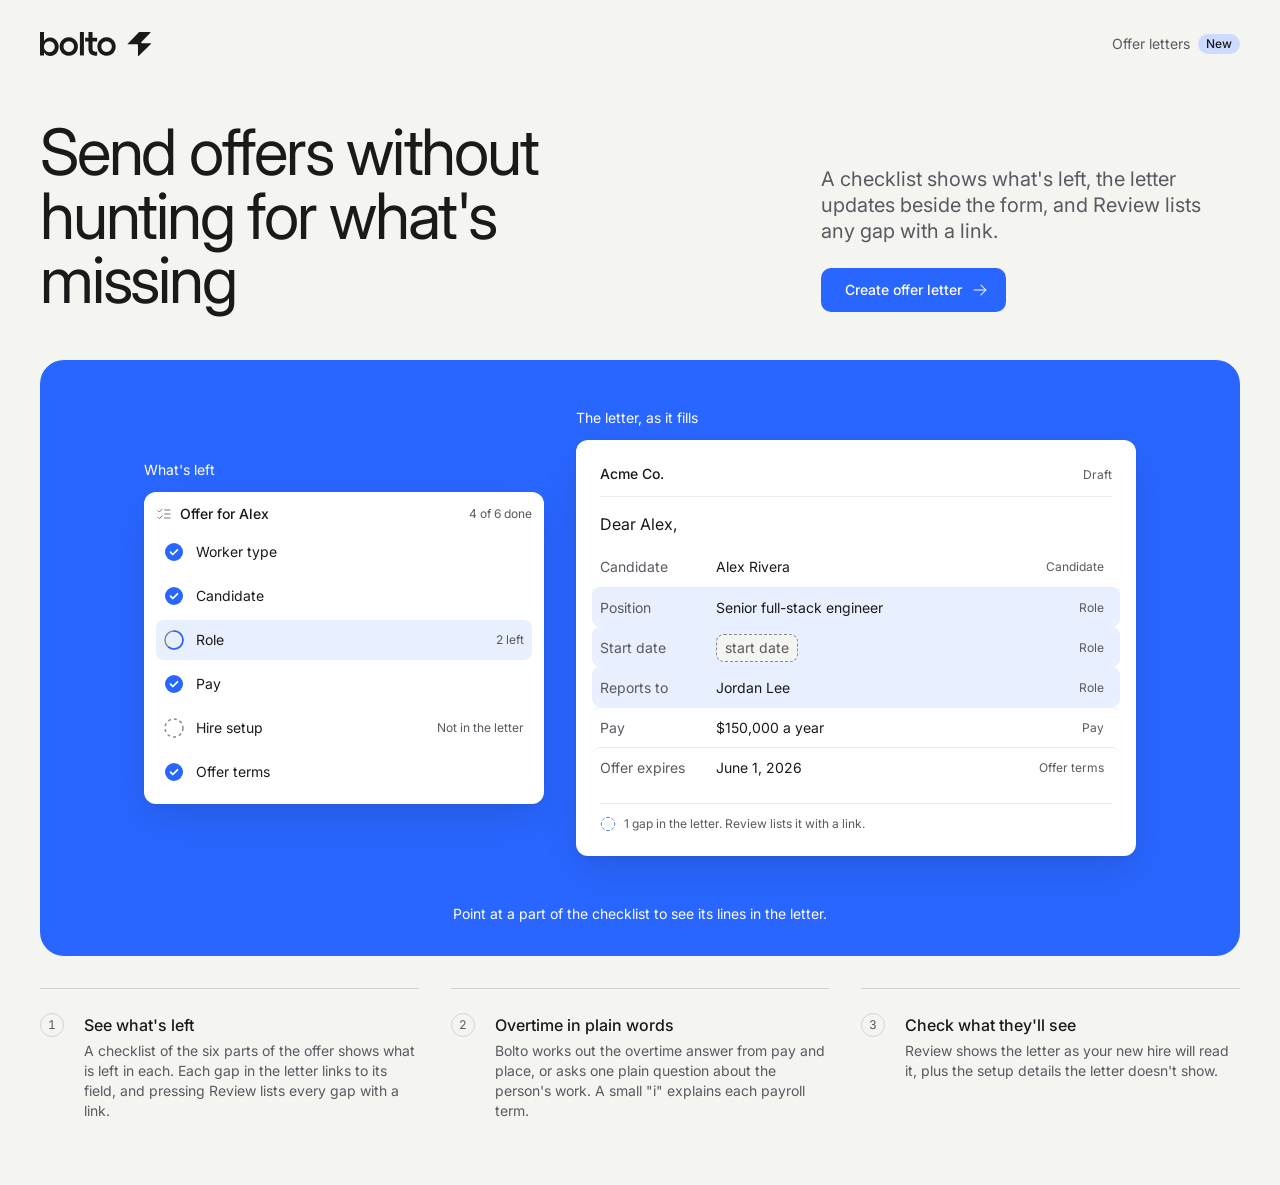
<file: hifi/promo/v1.html>
<!doctype html>
<html lang="en">
<head>
<meta charset="utf-8">
<meta name="viewport" content="width=device-width, initial-scale=1">
<link rel="icon" href="data:,">
<title>Bolto promo, v1</title>
<link rel="stylesheet" href="../shared/tokens.css">
<link rel="stylesheet" href="promo.css">
</head>
<body>
<main class="page wrap">
  <div class="bar">
    <img src="../shared/brand/full-ink.svg" alt="Bolto">
    <span class="kicker"><span class="label">Offer letters</span><span class="new">New</span></span>
  </div>

  <div class="head">
    <h1>Send offers without hunting for what's missing</h1>
    <div class="lede">
      <p>A checklist shows what's left, the letter updates beside the form, and Review lists any gap with a link.</p>
      <a class="cta" href="../v1/">Create offer letter<svg class="ic" viewBox="0 0 24 24" aria-hidden="true"><path d="M5 12h14"/><path d="m13 6 6 6-6 6"/></svg></a>
    </div>
  </div>

  <div class="body">
    <div class="stage" role="group" aria-label="An offer for Alex Rivera: a checklist of the six parts of the offer, with Role showing 2 left, beside the letter with the start date still a gap.">
      <div class="sources">
        <p class="lab">What's left</p>
        <div class="card rail-card">
          <p class="card-h"><span data-ic="list-checks"></span>Offer for Alex<span class="meta">4 of 6 done</span></p>
          <ul class="rail">
            <li data-s="type"><svg class="ring" viewBox="0 0 20 20" aria-hidden="true"><circle class="fill" cx="10" cy="10" r="9"/><path class="tick" d="M6.5 10.2 8.8 12.5 13.5 7.8"/></svg>Worker type</li>
            <li data-s="cand"><svg class="ring" viewBox="0 0 20 20" aria-hidden="true"><circle class="fill" cx="10" cy="10" r="9"/><path class="tick" d="M6.5 10.2 8.8 12.5 13.5 7.8"/></svg>Candidate</li>
            <li class="def" data-s="role"><svg class="ring" viewBox="0 0 20 20" aria-hidden="true"><circle class="track" cx="10" cy="10" r="9"/><circle class="arc" cx="10" cy="10" r="9" stroke-dasharray="56.5" stroke-dashoffset="22.6"/></svg>Role<span class="left">2 left</span></li>
            <li data-s="pay"><svg class="ring" viewBox="0 0 20 20" aria-hidden="true"><circle class="fill" cx="10" cy="10" r="9"/><path class="tick" d="M6.5 10.2 8.8 12.5 13.5 7.8"/></svg>Pay</li>
            <li data-s="hire"><svg class="ring" viewBox="0 0 20 20" aria-hidden="true"><circle class="dash" cx="10" cy="10" r="9"/></svg>Hire setup<span class="na">Not in the letter</span></li>
            <li data-s="terms"><svg class="ring" viewBox="0 0 20 20" aria-hidden="true"><circle class="fill" cx="10" cy="10" r="9"/><path class="tick" d="M6.5 10.2 8.8 12.5 13.5 7.8"/></svg>Offer terms</li>
          </ul>
        </div>
      </div>

      <div class="letter">
        <p class="lab">The letter, as it fills</p>
      <div class="paper">
        <div class="paper-h"><span class="co">Acme Co.</span><span class="st">Draft</span></div>
        <p class="dear">Dear Alex,</p>
        <ul class="rows">
          <li class="row" data-s="cand"><span class="k">Candidate</span><span class="v">Alex Rivera</span><span class="from">Candidate</span></li>
          <li class="row" data-s="role"><span class="k">Position</span><span class="v">Senior full-stack engineer</span><span class="from">Role</span></li>
          <li class="row" data-s="role"><span class="k">Start date</span><span class="v"><span class="gap">start date</span></span><span class="from">Role</span></li>
          <li class="row" data-s="role"><span class="k">Reports to</span><span class="v">Jordan Lee</span><span class="from">Role</span></li>
          <li class="row" data-s="pay"><span class="k">Pay</span><span class="v">$150,000 a year</span><span class="from">Pay</span></li>
          <li class="row" data-s="terms"><span class="k">Offer expires</span><span class="v">June 1, 2026</span><span class="from">Offer terms</span></li>
        </ul>
        <p class="paper-f"><span data-ic="circle-dashed"></span>1 gap in the letter. Review lists it with a link.</p>
      </div>
      </div>

      <p class="stage-note">Point at a part of the checklist to see its lines in the letter.</p>
    </div>
    <ol class="points">
      <li class="pt" data-p="rail"><span class="n">1</span><h2>See what's left</h2><p>A checklist of the six parts of the offer shows what is left in each. Each gap in the letter links to its field, and pressing Review lists every gap with a link.</p></li>
      <li class="pt" data-p="hire"><span class="n">2</span><h2>Overtime in plain words</h2><p>Bolto works out the overtime answer from pay and place, or asks one plain question about the person's work. A small "i" explains each payroll term.</p></li>
      <li class="pt" data-p="paper"><span class="n">3</span><h2>Check what they'll see</h2><p>Review shows the letter as your new hire will read it, plus the setup details the letter doesn't show.</p></li>
    </ol>
  </div>
</main>
<script src="../shared/icons/icons.js"></script>
<script>document.querySelectorAll('[data-ic]').forEach(function(el){ el.outerHTML = Icons.svg(el.dataset.ic); });</script>
</body>
</html>
</file>
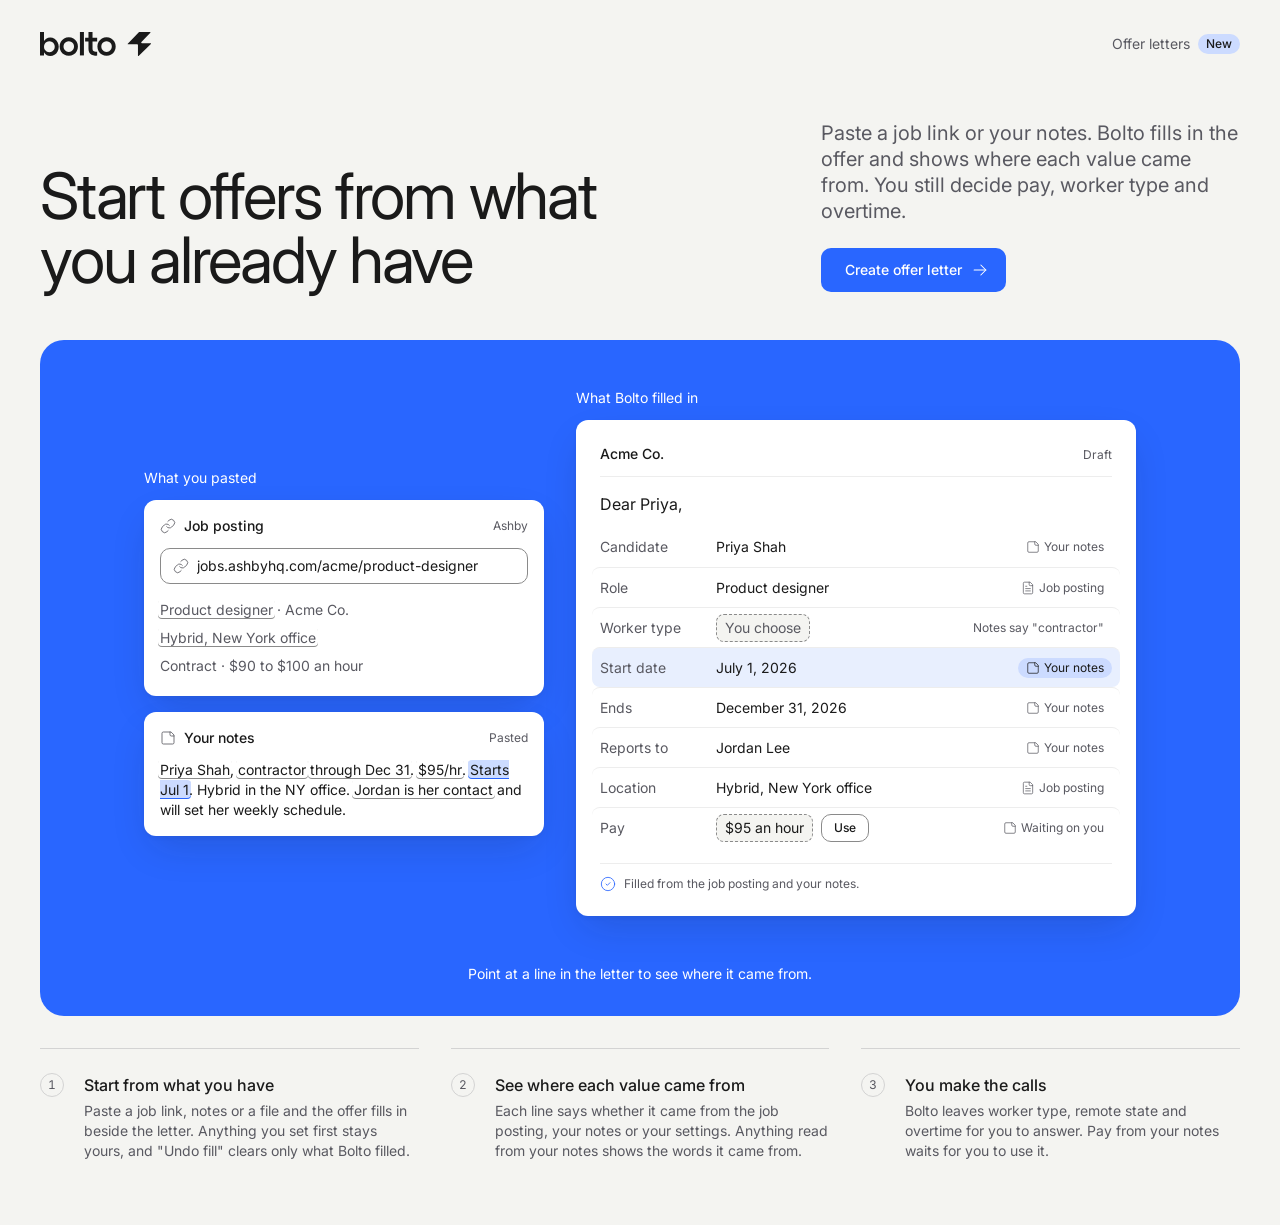
<file: hifi/promo/v2.html>
<!doctype html>
<html lang="en">
<head>
<meta charset="utf-8">
<meta name="viewport" content="width=device-width, initial-scale=1">
<link rel="icon" href="data:,">
<title>Bolto promo, v2</title>
<link rel="stylesheet" href="../shared/tokens.css">
<link rel="stylesheet" href="promo.css">
</head>
<body>
<main class="page wrap">
  <div class="bar">
    <img src="../shared/brand/full-ink.svg" alt="Bolto">
    <span class="kicker"><span class="label">Offer letters</span><span class="new">New</span></span>
  </div>

  <div class="head">
    <h1>Start offers from what you already have</h1>
    <div class="lede">
      <p>Paste a job link or your notes. Bolto fills in the offer and shows where each value came from. You still decide pay, worker type and overtime.</p>
      <a class="cta" href="../v2/">Create offer letter<svg class="ic" viewBox="0 0 24 24" aria-hidden="true"><path d="M5 12h14"/><path d="m13 6 6 6-6 6"/></svg></a>
    </div>
  </div>

  <div class="body">

    <div class="stage" role="group" aria-label="An offer for Priya Shah, filled from a job posting and pasted notes. Each line of the letter names where it came from.">
      <div class="sources">
        <p class="lab">What you pasted</p>
        <div class="card">
          <p class="card-h"><span data-ic="link"></span>Job posting<span class="meta">Ashby</span></p>
          <p class="url"><span data-ic="link"></span><span class="t">jobs.ashbyhq.com/acme/product-designer</span></p>
          <p class="lines"><span><mark data-k="title">Product designer</mark> · Acme Co.</span><span><mark data-k="loc">Hybrid, New York office</mark></span><span>Contract · $90 to $100 an hour</span></p>
        </div>
        <div class="card">
          <p class="card-h"><span data-ic="sticky-note"></span>Your notes<span class="meta">Pasted</span></p>
          <p class="quote"><mark data-k="name">Priya Shah</mark>, <mark data-k="type">contractor</mark> <mark data-k="end">through Dec 31</mark>. <mark data-k="pay">$95/hr</mark>. <mark class="def" data-k="start">Starts Jul 1</mark>. Hybrid in the NY office. <mark data-k="reports">Jordan is her contact</mark> and will set her weekly schedule.</p>
        </div>
      </div>

      <div class="letter">
        <p class="lab">What Bolto filled in</p>
      <div class="paper">
        <div class="paper-h"><span class="co">Acme Co.</span><span class="st">Draft</span></div>
        <p class="dear">Dear Priya,</p>
        <ul class="rows">
          <li class="row" data-k="name"><span class="k">Candidate</span><span class="v">Priya Shah</span><span class="from"><span data-ic="sticky-note"></span>Your notes</span></li>
          <li class="row" data-k="title"><span class="k">Role</span><span class="v">Product designer</span><span class="from"><span data-ic="file-text"></span>Job posting</span></li>
          <li class="row yours" data-k="type"><span class="k">Worker type</span><span class="v"><span class="gap">You choose</span></span><span class="from">Notes say "contractor"</span></li>
          <li class="row def" data-k="start"><span class="k">Start date</span><span class="v">July 1, 2026</span><span class="from"><span data-ic="sticky-note"></span>Your notes</span></li>
          <li class="row" data-k="end"><span class="k">Ends</span><span class="v">December 31, 2026</span><span class="from"><span data-ic="sticky-note"></span>Your notes</span></li>
          <li class="row" data-k="reports"><span class="k">Reports to</span><span class="v">Jordan Lee</span><span class="from"><span data-ic="sticky-note"></span>Your notes</span></li>
          <li class="row" data-k="loc"><span class="k">Location</span><span class="v">Hybrid, New York office</span><span class="from"><span data-ic="file-text"></span>Job posting</span></li>
          <li class="row yours" data-k="pay"><span class="k">Pay</span><span class="v use"><span class="gap"><span class="sug">$95 an hour</span></span><button type="button" class="btn-s">Use</button></span><span class="from"><span data-ic="sticky-note"></span>Waiting on you</span></li>
        </ul>
        <p class="paper-f"><span data-ic="circle-check"></span>Filled from the job posting and your notes.</p>
      </div>
      </div>

      <p class="stage-note">Point at a line in the letter to see where it came from.</p>
    </div>
    <ol class="points">
      <li class="pt" data-p="sources"><span class="n">1</span><h2>Start from what you have</h2><p>Paste a job link, notes or a file and the offer fills in beside the letter. Anything you set first stays yours, and "Undo fill" clears only what Bolto filled.</p></li>
      <li class="pt" data-p="origin"><span class="n">2</span><h2>See where each value came from</h2><p>Each line says whether it came from the job posting, your notes or your settings. Anything read from your notes shows the words it came from.</p></li>
      <li class="pt" data-p="calls"><span class="n">3</span><h2>You make the calls</h2><p>Bolto leaves worker type, remote state and overtime for you to answer. Pay from your notes waits for you to use it.</p></li>
    </ol>
  </div>
</main>
<script src="../shared/icons/icons.js"></script>
<script>document.querySelectorAll('[data-ic]').forEach(function(el){ el.outerHTML = Icons.svg(el.dataset.ic); });</script>
</body>
</html>
</file>
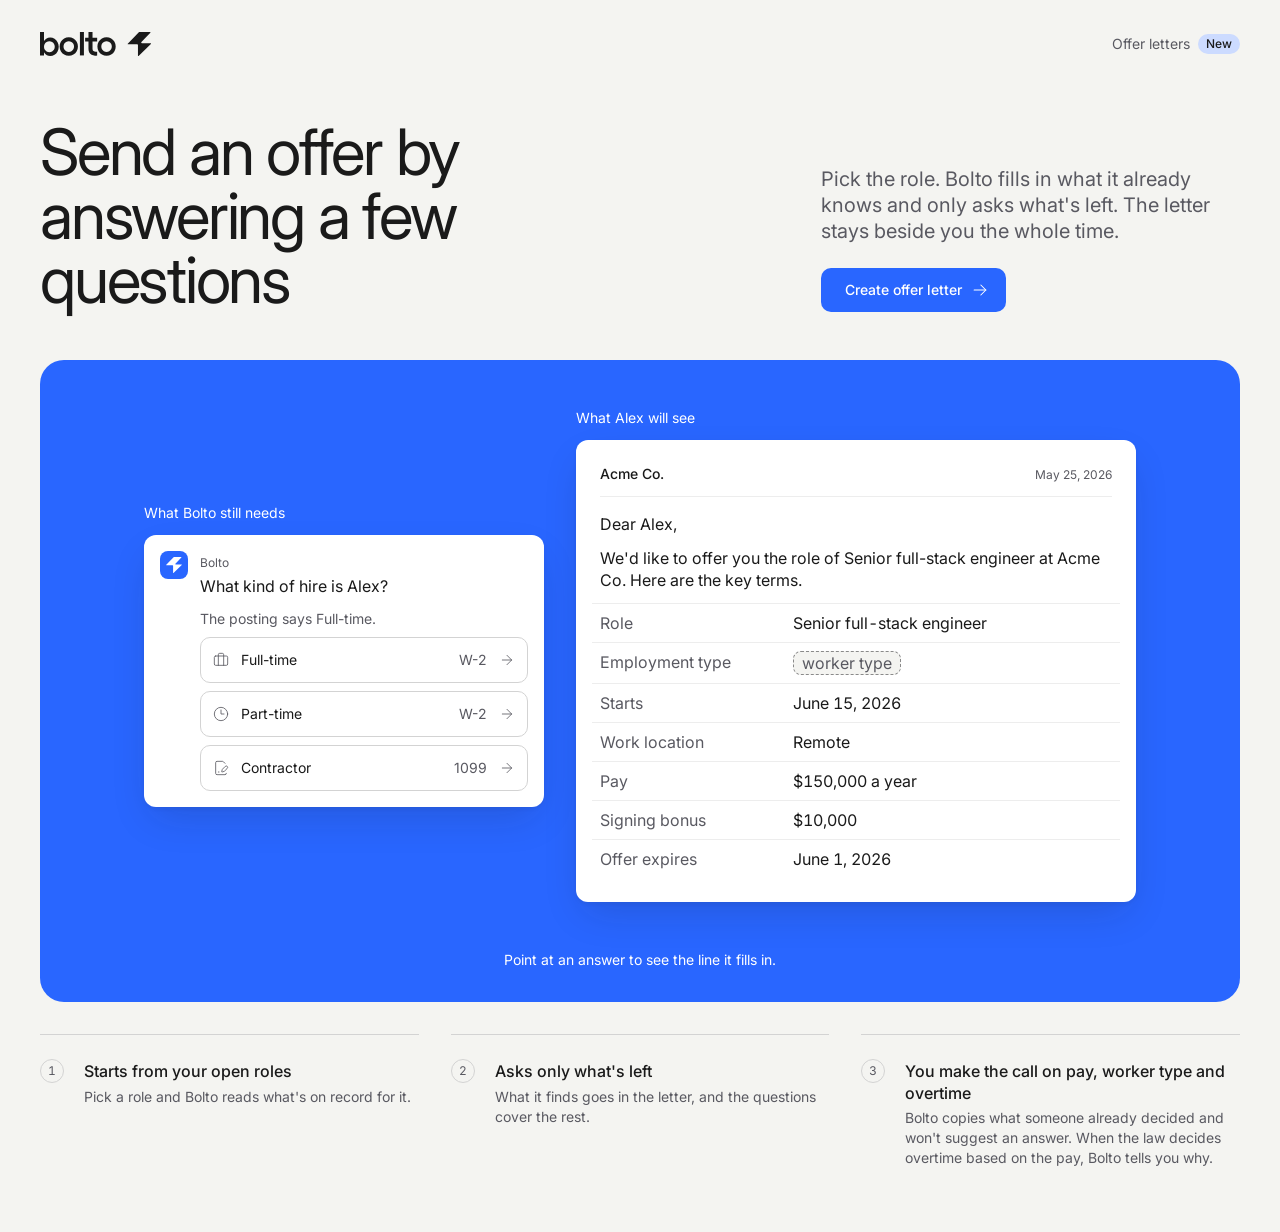
<file: hifi/promo/v3.html>
<!doctype html>
<html lang="en">
<head>
<meta charset="utf-8">
<meta name="viewport" content="width=device-width, initial-scale=1">
<link rel="icon" href="data:,">
<title>Bolto promo, v3</title>
<link rel="stylesheet" href="../shared/tokens.css">
<link rel="stylesheet" href="promo.css">
</head>
<body>
<main class="page wrap">
  <div class="bar">
    <img src="../shared/brand/full-ink.svg" alt="Bolto">
    <span class="kicker"><span class="label">Offer letters</span><span class="new">New</span></span>
  </div>

  <div class="head">
    <h1>Send an offer by answering a few questions</h1>
    <div class="lede">
      <p>Pick the role. Bolto fills in what it already knows and only asks what's left. The letter stays beside you the whole time.</p>
      <a class="cta" href="../v3/">Create offer letter<svg class="ic" viewBox="0 0 24 24" aria-hidden="true"><path d="M5 12h14"/><path d="m13 6 6 6-6 6"/></svg></a>
    </div>
  </div>

  <div class="body">

    <div class="stage" role="group" aria-label="Bolto asks what kind of hire Alex Rivera is, beside the top of his offer letter, where the employment type is still blank.">
      <div class="sources">
        <p class="lab">What Bolto still needs</p>
        <div class="card ag-q">
          <div class="ag-turn">
            <span class="ag-av"><svg class="ic" viewBox="0 0 39 40" aria-hidden="true"><path d="M23.0102 16.8088L37.9008 1.044C38.2734 0.6496 37.9942 0 37.4522 0H19.531C19.3654 0 19.2066 0.0665976 19.0906 0.184998L0.178423 19.4544C-0.205577 19.8458 0.0712226 20.507 0.618823 20.507H15.9848C16.667 20.507 17.22 21.061 17.22 21.7444V39.38C17.22 39.926 17.8746 40.2044 18.2666 39.8252L38.81 19.9608C39.2098 19.5744 38.9366 18.897 38.3812 18.897H23.9076C22.8234 18.897 22.2652 17.5978 23.0102 16.8088Z"/></svg></span>
            <div class="ag-body">
              <p class="ag-name">Bolto</p>
              <p class="ag-text">What kind of hire is Alex?</p>
              <p class="ag-quiet">The posting says Full-time.</p>
              <div class="ag-rows">
                <button type="button" class="ag-row" data-a="ft"><span data-ic="briefcase"></span><span class="ag-row-l">Full-time</span><span class="ag-row-r">W-2</span><span data-ic="arrow-right"></span></button>
                <button type="button" class="ag-row" data-a="pt"><span data-ic="clock-3"></span><span class="ag-row-l">Part-time</span><span class="ag-row-r">W-2</span><span data-ic="arrow-right"></span></button>
                <button type="button" class="ag-row" data-a="c"><span data-ic="file-pen-line"></span><span class="ag-row-l">Contractor</span><span class="ag-row-r">1099</span><span data-ic="arrow-right"></span></button>
              </div>
            </div>
          </div>
        </div>
      </div>

      <div class="letter">
        <p class="lab">What Alex will see</p>
        <div class="paper">
          <div class="paper-h"><span class="co">Acme Co.</span><span class="st">May 25, 2026</span></div>
          <p class="dear">Dear Alex,</p>
          <p class="intro">We'd like to offer you the role of Senior full-stack engineer at Acme Co. Here are the key terms.</p>
          <table class="kt"><tbody>
            <tr><th scope="row">Role</th><td>Senior full-stack engineer</td></tr>
            <tr class="kt-q">
              <th scope="row"><span class="kt-swap"><span class="kt-s kt-rest">Employment type</span><span class="kt-s" data-a="c" aria-hidden="true">Engagement</span></span></th>
              <td><span class="kt-swap"><span class="kt-s kt-rest"><span class="gap">worker type</span></span><span class="kt-s kt-v" data-a="ft" aria-hidden="true">Full-time employee</span><span class="kt-s kt-v" data-a="pt" aria-hidden="true">Part-time employee</span><span class="kt-s kt-v" data-a="c" aria-hidden="true">Independent contractor</span></span></td>
            </tr>
            <tr><th scope="row">Starts</th><td>June 15, 2026</td></tr>
            <tr><th scope="row">Work location</th><td>Remote</td></tr>
            <tr><th scope="row">Pay</th><td>$150,000 a year</td></tr>
            <tr><th scope="row">Signing bonus</th><td>$10,000</td></tr>
            <tr><th scope="row">Offer expires</th><td>June 1, 2026</td></tr>
          </tbody></table>
        </div>
      </div>

      <p class="stage-note">Point at an answer to see the line it fills in.</p>
    </div>
    <ol class="points">
      <li class="pt" data-p="paper"><span class="n">1</span><h2>Starts from your open roles</h2><p>Pick a role and Bolto reads what's on record for it.</p></li>
      <li class="pt" data-p="sources"><span class="n">2</span><h2>Asks only what's left</h2><p>What it finds goes in the letter, and the questions cover the rest.</p></li>
      <li class="pt" data-p="decide"><span class="n">3</span><h2>You make the call on pay, worker type and overtime</h2><p>Bolto copies what someone already decided and won't suggest an answer. When the law decides overtime based on the pay, Bolto tells you why.</p></li>
    </ol>
  </div>
</main>
<script src="../shared/icons/icons.js"></script>
<script>document.querySelectorAll('[data-ic]').forEach(function(el){ el.outerHTML = Icons.svg(el.dataset.ic); });</script>
</body>
</html>
</file>
<file: hifi/shared/tokens.css>
/* Bolto hi-fi tokens: the brand-lock in code.
   Source: Bolto's 2026 brand kit, with contrast fixes. Every colour, size, curve and duration used by
   the hi-fi pages comes from this file. A literal hex, px duration or cubic-bezier anywhere else
   is a defect (checked by tools/hifi_tokens_check.py). */

@import url("https://fonts.googleapis.com/css2?family=Inter:opsz,wght@14..32,400;14..32,500;14..32,600&display=swap");

:root {
  /* Canvas and surfaces (kit, kept) */
  --canvas: #F4F4F1;          /* surface/1 */
  --surface: #FFFFFF;         /* background */
  --surface-tint: #E8EFFE;    /* surface/4 */
  --surface-sunk: #EDEDE9;    /* derived: canvas one step down, for the segmented track */

  /* Ink (kit, kept; tertiary never used for text, P21) */
  --ink: #1A1A1A;             /* 15.8:1 on canvas */
  --ink-2: #595961;           /* 6.3:1 on canvas, 6.9:1 on white */
  --ink-3: #9D9D9D;           /* decorative rules only */

  /* Lines */
  --line-1: #EDEDED;          /* outline/1: hairlines inside cards */
  --line-2: #D3D3D3;          /* outline/2: card edges on canvas */
  --line-field: #8A8A8A;      /* P4: field and secondary-button border, 3.45:1 on white */

  /* Blue leads (kit idle; P8 hover/pressed; P16 link) */
  --blue: #2966FF;            /* white label 4.73:1 */
  --blue-hover: #1F55E0;      /* white label 6.12:1 */
  --blue-press: #1A47BD;      /* white label 7.84:1 */
  --blue-pill: #CCDBFF;       /* info/pill-background */
  --link: #1553D6;            /* 6.48 white, 5.88 canvas, 5.62 tint */

  /* Status: hue only on icons and fills, text stays ink (P13) */
  --success: #1B873F;   --success-bg: #DDFDCF;
  --warning: #C25E00;   --warning-bg: #FDEEE0;
  --error:   #C42B1C;   --error-bg:   #F8E3E0;   /* error text allowed: 5.66 white, 4.60 on bg */
  --info:    #1553D6;   --info-bg:    #E8EFFE;

  /* Focus (P7): one ring everywhere */
  --focus: #2966FF;
  --focus-width: 2px;
  --focus-offset: 2px;

  /* Type: Inter as the Aeonik stand-in (brief p4). Scale exactly as the kit. */
  --font: "Inter", ui-sans-serif, system-ui, -apple-system, "Segoe UI", sans-serif;
  --h4: 400 40px/44px var(--font);      /* page headlines */
  --h6: 400 24px/32px var(--font);      /* panel and section titles */
  --p1: 400 20px/26px var(--font);      /* lead */
  --p2: 400 16px/22px var(--font);      /* body, long text, the letter */
  --p3: 400 14px/20px var(--font);      /* default UI text, inputs */
  --label: 500 14px/20px var(--font);   /* buttons, labels, emphasis */
  --p4: 400 12px/16px var(--font);      /* tags, help, captions */
  --track-tight: -0.02em;               /* kit: slightly tight on large headlines */

  /* Space: kit 4px base; 48 and 64 are layout-only extensions */
  --s1: 4px; --s2: 8px; --s3: 12px; --s4: 16px; --s6: 24px; --s8: 32px; --s12: 48px; --s16: 64px;

  /* Radii (kit) */
  --r-sm: 8px; --r-md: 10px; --r-lg: 12px; --r-xl: 24px; --r-pill: 999px;

  /* Sizes */
  --control-h: 44px;          /* P10: buttons, fields, radio cards */
  --control-h-sm: 32px;       /* segmented options, small buttons */
  --icon: 20px;               /* Lucide at 1.25px stroke (F5) */
  --icon-stroke: 1.25;

  /* Elevation: hairlines first; shadow only for the letter paper and floating layers */
  --shadow-paper: 0 1px 2px rgba(26, 26, 26, 0.04), 0 12px 32px -12px rgba(26, 26, 26, 0.10);
  --shadow-pop: 0 2px 4px rgba(26, 26, 26, 0.06), 0 16px 40px -8px rgba(26, 26, 26, 0.16);

  /* Motion (spec section 6). Two curves move things; pop is for ticks only. */
  --ease-enter: cubic-bezier(0.2, 0, 0, 1);
  --ease-exit: cubic-bezier(0.4, 0, 1, 1);
  --ease-pop: cubic-bezier(0.34, 1.4, 0.64, 1);
  --ease-linear: linear;
  --d-micro: 80ms;            /* hover colour, press */
  --d-fast: 140ms;            /* small fades, toggletip, chevron colour */
  --d-base: 200ms;            /* chevron turn, check draw, segmented text */
  --d-slow: 280ms;            /* accordion open, segmented thumb, rise */
  --d-slower: 400ms;          /* page entry, sent check */
  --d-glow: 900ms;            /* letter value highlight fade */
  --stagger: 40ms;
  --rise: 8px;
  --press: 0.97;
  --press-icon: 0.92;
  --press-wide: 0.985;
  --disabled-opacity: 0.4;

  /* Added by the v1 hi-fi build (2026-11-01): durations the spec's motion score (17 §6) names exactly
     that the set above lacked. Each line names the M-row it serves. */
  --d-none: 0s;               /* reduced motion: instant */
  --d-delay: 60ms;            /* M2: content fade-in waits for the rows to start */
  --d-fade-out: 120ms;        /* M2: content fades out first */
  --d-tick: 160ms;            /* M11: checkbox tick draw */
  --d-tip-out: 90ms;          /* M13: toggletip close */
  --d-close: 240ms;           /* M2: accordion close; M22 */
  --d-ring: 260ms;            /* M4: rail ring arc */
  --d-sweep: 300ms;           /* M20 (v2): fill tint sweep */
  --d-page: 380ms;            /* M1, M15: page parts rise */
  --d-busy-delay: 150ms;      /* M10, M20: spinner appears only after this */
  --d-busy-hold: 400ms;       /* M20: a shown spinner stays at least this long */
  --d-hover-intent: 400ms;    /* toggletip opens on mouse hover after this (17 §5) */
  --stagger-fill: 30ms;       /* M20 (v2): fields fill 30ms apart */
  --stagger-close: 80ms;      /* M20 (v2): finished sections close 80ms apart */
  --rise-sm: 4px;             /* M5, M19: small text swap travel */
  --nudge: 2px;               /* M18: send icon hover */
  --pop-from: 0.8;            /* M3: status pop */
  --tip-from: 0.96;           /* M13: toggletip scale */
  --dot-from: 0.5;            /* M11: radio dot */

  /* Added for the promo section (2026-11-02): a marketing headline above the kit's H4, and lines on the blue stage.
     Same face, same regular weight, tracking tightened to its size. */
  --d1: 400 64px/64px var(--font);      /* promo headline at desktop; H4 below 900 wide */
  --track-display: -0.035em;
  --on-blue-line: rgba(255, 255, 255, 0.28);  /* hairlines and rings on Bolto blue, never text */
  --on-blue-wash: rgba(255, 255, 255, 0.10);  /* the stage's inner panel */
}

/* v3 agent (spec 19): additive only. */
:root {
  --ag-col: 680px;          /* agent column */
  --ag-top: 88px;           /* pane sticks below the header */
  --ag-tool-step: 320ms;    /* A6: one tool row */
  --ag-send: 700ms;         /* same as v2's send wait */

  /* stage 2: the motion score A1-A21 and the agent's surfaces (spec 19 section 13) */
  --ease-move: cubic-bezier(0.4, 0, 0.2, 1);   /* moving and morphing */
  --ag-morph: 240ms;          /* A4: same as --d-close, so the row and the fold share one curve */
  --ag-word: 140ms;           /* A2 */
  --ag-word-step: 16ms;       /* A2 */
  --ag-land: 60ms;            /* A8, A18: values and cards land this far apart */
  --ag-bolt: 1400ms;          /* A3: one fill of the bolt */
  --ag-fly-min: 320ms;        /* A5, A7: short trips */
  --ag-fly-max: 560ms;        /* A5, A7: the longest trip */
  --ag-fly-delay: 120ms;      /* A7: leaves once the reply has started to settle */
  --ag-fly-guard: 400ms;      /* A7: state is released this long after a flight's end, whatever rAF did */
  --ag-tool-hold: 240ms;      /* A6: the finished list holds this long before it folds */
  --ag-out: 112ms;            /* exits: 20% under --d-fast */
  --ag-out-base: 160ms;       /* exits: 20% under --d-base */
  --ag-out-slow: 224ms;       /* exits: 20% under --d-slow */
  --ag-shift: 16px;           /* A10: shared-axis travel */
  --ag-arc: 72px;             /* A7: arc height */
  --ag-fade: 24px;            /* functional mask at the thread's edges */
  --ag-scrim-up: linear-gradient(to top, var(--surface) 64%, transparent);  /* functional: the band under the scroll cue, so it never sits on words */
  --ag-fade-h: 72px;
  --ag-mode-w: 168px;         /* the header's Agent / Form switch */
  --ag-logo-w: 112px;         /* logo plus its gap: keeps the breadcrumb clear of the switch */
  --ag-top-m: 120px;          /* pinned card under the sticky switch row, phones */
  --ag-av: 28px;              /* agent avatar */
  --ag-seg-h: 4px;            /* pinned card segment */

  /* round 1a */
  --ag-bottom: 88px;          /* the pane ends where the letter ends; the band below is where the form's footer sits */
  --ag-cur-min: 0.12;         /* a current step always shows some blue */
  --ag-demo-b: 84px;          /* phones: Demo clears the composer */
  --ag-demo-hold: 5000ms;     /* Demo's Filling state stays mid-read this long */
  --ag-lt-fade: 96px;         /* letter pane: fade height while there is more below */
  --ag-letter: 280ms;         /* A11: the letter crossfade */
  --ag-state-h: 236px;        /* the state list before it scrolls */
  --ag-lt-band: 0.42;         /* share of that fade which is fully clear, under the Continues below pill */

  /* round 3 (spec 18): the panel, the summary table, the Review modal */
  --ag-sum-a: 80px;           /* summary table: the space held for Change, with its cell padding */
  --ag-rvm: 240ms;            /* A25: the Review modal's fade and rise. Close plays it back 20% faster (A28) */
  --rvm-w: 1200px;            /* the Review modal: the letter at its printed width, and the email beside it */
  --rvm-side: 380px;          /* the email column */
  --ag-prog-h: 2px;           /* A26: the reading bar */
  --scrim: rgba(26, 26, 26, 0.4);
}
</file>
<file: hifi/v1/shared/tokens.css>
/* Bolto hi-fi tokens: the brand-lock in code.
   Source: Bolto's 2026 brand kit, with contrast fixes. Every colour, size, curve and duration used by
   the hi-fi pages comes from this file. A literal hex, px duration or cubic-bezier anywhere else
   is a defect (checked by tools/hifi_tokens_check.py). */

@import url("https://fonts.googleapis.com/css2?family=Inter:opsz,wght@14..32,400;14..32,500;14..32,600&display=swap");

:root {
  /* Canvas and surfaces (kit, kept) */
  --canvas: #F4F4F1;          /* surface/1 */
  --surface: #FFFFFF;         /* background */
  --surface-tint: #E8EFFE;    /* surface/4 */
  --surface-sunk: #EDEDE9;    /* derived: canvas one step down, for the segmented track */

  /* Ink (kit, kept; tertiary never used for text, P21) */
  --ink: #1A1A1A;             /* 15.8:1 on canvas */
  --ink-2: #595961;           /* 6.3:1 on canvas, 6.9:1 on white */
  --ink-3: #9D9D9D;           /* decorative rules only */

  /* Lines */
  --line-1: #EDEDED;          /* outline/1: hairlines inside cards */
  --line-2: #D3D3D3;          /* outline/2: card edges on canvas */
  --line-field: #8A8A8A;      /* P4: field and secondary-button border, 3.45:1 on white */

  /* Blue leads (kit idle; P8 hover/pressed; P16 link) */
  --blue: #2966FF;            /* white label 4.73:1 */
  --blue-hover: #1F55E0;      /* white label 6.12:1 */
  --blue-press: #1A47BD;      /* white label 7.84:1 */
  --blue-pill: #CCDBFF;       /* info/pill-background */
  --link: #1553D6;            /* 6.48 white, 5.88 canvas, 5.62 tint */

  /* Status: hue only on icons and fills, text stays ink (P13) */
  --success: #1B873F;   --success-bg: #DDFDCF;
  --warning: #C25E00;   --warning-bg: #FDEEE0;
  --error:   #C42B1C;   --error-bg:   #F8E3E0;   /* error text allowed: 5.66 white, 4.60 on bg */
  --info:    #1553D6;   --info-bg:    #E8EFFE;

  /* Focus (P7): one ring everywhere */
  --focus: #2966FF;
  --focus-width: 2px;
  --focus-offset: 2px;

  /* Type: Inter as the Aeonik stand-in (brief p4). Scale exactly as the kit. */
  --font: "Inter", ui-sans-serif, system-ui, -apple-system, "Segoe UI", sans-serif;
  --h4: 400 40px/44px var(--font);      /* page headlines */
  --h6: 400 24px/32px var(--font);      /* panel and section titles */
  --p1: 400 20px/26px var(--font);      /* lead */
  --p2: 400 16px/22px var(--font);      /* body, long text, the letter */
  --p3: 400 14px/20px var(--font);      /* default UI text, inputs */
  --label: 500 14px/20px var(--font);   /* buttons, labels, emphasis */
  --p4: 400 12px/16px var(--font);      /* tags, help, captions */
  --track-tight: -0.02em;               /* kit: slightly tight on large headlines */

  /* Space: kit 4px base; 48 and 64 are layout-only extensions */
  --s1: 4px; --s2: 8px; --s3: 12px; --s4: 16px; --s6: 24px; --s8: 32px; --s12: 48px; --s16: 64px;

  /* Radii (kit) */
  --r-sm: 8px; --r-md: 10px; --r-lg: 12px; --r-xl: 24px; --r-pill: 999px;

  /* Sizes */
  --control-h: 44px;          /* P10: buttons, fields, radio cards */
  --control-h-sm: 32px;       /* segmented options, small buttons */
  --icon: 20px;               /* Lucide at 1.25px stroke (F5) */
  --icon-stroke: 1.25;

  /* Elevation: hairlines first; shadow only for the letter paper and floating layers */
  --shadow-paper: 0 1px 2px rgba(26, 26, 26, 0.04), 0 12px 32px -12px rgba(26, 26, 26, 0.10);
  --shadow-pop: 0 2px 4px rgba(26, 26, 26, 0.06), 0 16px 40px -8px rgba(26, 26, 26, 0.16);

  /* Motion (spec section 6). Two curves move things; pop is for ticks only. */
  --ease-enter: cubic-bezier(0.2, 0, 0, 1);
  --ease-exit: cubic-bezier(0.4, 0, 1, 1);
  --ease-pop: cubic-bezier(0.34, 1.4, 0.64, 1);
  --ease-linear: linear;
  --d-micro: 80ms;            /* hover colour, press */
  --d-fast: 140ms;            /* small fades, toggletip, chevron colour */
  --d-base: 200ms;            /* chevron turn, check draw, segmented text */
  --d-slow: 280ms;            /* accordion open, segmented thumb, rise */
  --d-slower: 400ms;          /* page entry, sent check */
  --d-glow: 900ms;            /* letter value highlight fade */
  --stagger: 40ms;
  --rise: 8px;
  --press: 0.97;
  --press-icon: 0.92;
  --press-wide: 0.985;
  --disabled-opacity: 0.4;

  /* Added by the v1 hi-fi build (2026-11-01): durations the spec's motion score (17 §6) names exactly
     that the set above lacked. Each line names the M-row it serves. */
  --d-none: 0s;               /* reduced motion: instant */
  --d-delay: 60ms;            /* M2: content fade-in waits for the rows to start */
  --d-fade-out: 120ms;        /* M2: content fades out first */
  --d-tick: 160ms;            /* M11: checkbox tick draw */
  --d-tip-out: 90ms;          /* M13: toggletip close */
  --d-close: 240ms;           /* M2: accordion close; M22 */
  --d-ring: 260ms;            /* M4: rail ring arc */
  --d-sweep: 300ms;           /* M20 (v2): fill tint sweep */
  --d-page: 380ms;            /* M1, M15: page parts rise */
  --d-busy-delay: 150ms;      /* M10, M20: spinner appears only after this */
  --d-busy-hold: 400ms;       /* M20: a shown spinner stays at least this long */
  --d-hover-intent: 400ms;    /* toggletip opens on mouse hover after this (17 §5) */
  --stagger-fill: 30ms;       /* M20 (v2): fields fill 30ms apart */
  --stagger-close: 80ms;      /* M20 (v2): finished sections close 80ms apart */
  --rise-sm: 4px;             /* M5, M19: small text swap travel */
  --nudge: 2px;               /* M18: send icon hover */
  --pop-from: 0.8;            /* M3: status pop */
  --tip-from: 0.96;           /* M13: toggletip scale */
  --dot-from: 0.5;            /* M11: radio dot */

  /* Added for the promo section (2026-11-02): a marketing headline above the kit's H4, and lines on the blue stage.
     Same face, same regular weight, tracking tightened to its size. */
  --d1: 400 64px/64px var(--font);      /* promo headline at desktop; H4 below 900 wide */
  --track-display: -0.035em;
  --on-blue-line: rgba(255, 255, 255, 0.28);  /* hairlines and rings on Bolto blue, never text */
  --on-blue-wash: rgba(255, 255, 255, 0.10);  /* the stage's inner panel */
}

/* v3 agent (spec 19): additive only. */
:root {
  --ag-col: 680px;          /* agent column */
  --ag-top: 88px;           /* pane sticks below the header */
  --ag-tool-step: 320ms;    /* A6: one tool row */
  --ag-send: 700ms;         /* same as v2's send wait */

  /* stage 2: the motion score A1-A21 and the agent's surfaces (spec 19 section 13) */
  --ease-move: cubic-bezier(0.4, 0, 0.2, 1);   /* moving and morphing */
  --ag-morph: 240ms;          /* A4: same as --d-close, so the row and the fold share one curve */
  --ag-word: 140ms;           /* A2 */
  --ag-word-step: 16ms;       /* A2 */
  --ag-land: 60ms;            /* A8, A18: values and cards land this far apart */
  --ag-bolt: 1400ms;          /* A3: one fill of the bolt */
  --ag-fly-min: 320ms;        /* A5, A7: short trips */
  --ag-fly-max: 560ms;        /* A5, A7: the longest trip */
  --ag-fly-delay: 120ms;      /* A7: leaves once the reply has started to settle */
  --ag-fly-guard: 400ms;      /* A7: state is released this long after a flight's end, whatever rAF did */
  --ag-tool-hold: 240ms;      /* A6: the finished list holds this long before it folds */
  --ag-out: 112ms;            /* exits: 20% under --d-fast */
  --ag-out-base: 160ms;       /* exits: 20% under --d-base */
  --ag-out-slow: 224ms;       /* exits: 20% under --d-slow */
  --ag-shift: 16px;           /* A10: shared-axis travel */
  --ag-arc: 72px;             /* A7: arc height */
  --ag-fade: 24px;            /* functional mask at the thread's edges */
  --ag-scrim-up: linear-gradient(to top, var(--surface) 64%, transparent);  /* functional: the band under the scroll cue, so it never sits on words */
  --ag-fade-h: 72px;
  --ag-mode-w: 168px;         /* the header's Agent / Form switch */
  --ag-logo-w: 112px;         /* logo plus its gap: keeps the breadcrumb clear of the switch */
  --ag-top-m: 120px;          /* pinned card under the sticky switch row, phones */
  --ag-av: 28px;              /* agent avatar */
  --ag-seg-h: 4px;            /* pinned card segment */

  /* round 1a */
  --ag-bottom: 88px;          /* the pane ends where the letter ends; the band below is where the form's footer sits */
  --ag-cur-min: 0.12;         /* a current step always shows some blue */
  --ag-demo-b: 84px;          /* phones: Demo clears the composer */
  --ag-demo-hold: 5000ms;     /* Demo's Filling state stays mid-read this long */
  --ag-lt-fade: 96px;         /* letter pane: fade height while there is more below */
  --ag-letter: 280ms;         /* A11: the letter crossfade */
  --ag-state-h: 236px;        /* the state list before it scrolls */
  --ag-lt-band: 0.42;         /* share of that fade which is fully clear, under the Continues below pill */

  /* round 3 (spec 18): the panel, the summary table, the Review modal */
  --ag-sum-a: 80px;           /* summary table: the space held for Change, with its cell padding */
  --ag-rvm: 240ms;            /* A25: the Review modal's fade and rise. Close plays it back 20% faster (A28) */
  --rvm-w: 1200px;            /* the Review modal: the letter at its printed width, and the email beside it */
  --rvm-side: 380px;          /* the email column */
  --ag-prog-h: 2px;           /* A26: the reading bar */
  --scrim: rgba(26, 26, 26, 0.4);
}
</file>
<file: hifi/v1/shared/hifi.css>
/* Bolto hi-fi components (shared by v1 and v2). Every colour, curve, duration and type style comes from tokens.css.
   Layout px (widths, breakpoints) are written here; nothing visual is. */

/* ---------- base ---------- */
*, *::before, *::after { box-sizing: border-box; }
html { -webkit-text-size-adjust: 100%; scroll-padding-top: 152px; scroll-padding-bottom: 96px; overflow-anchor: none; }
body { margin: 0; font: var(--p3); color: var(--ink); background: var(--canvas); font-feature-settings: "cv11", "ss01"; -webkit-font-smoothing: antialiased; overflow-x: hidden; }
button, input, select, textarea { font: inherit; color: inherit; }
h1, h2, h3, p, ul, dl, dd, figure { margin: 0; }
ul { padding: 0; list-style: none; }
a { color: var(--link); text-underline-offset: 3px; text-decoration-thickness: 1px; }
:focus { outline: none; }
:focus-visible { outline: var(--focus-width) solid var(--focus); outline-offset: var(--focus-offset); border-radius: var(--r-sm); }
[hidden] { display: none !important; }
.sr { position: absolute !important; width: 1px; height: 1px; overflow: hidden; clip: rect(0 0 0 0); clip-path: inset(50%); white-space: nowrap; }
.num { font-variant-numeric: tabular-nums; }
.ic { width: var(--icon); height: var(--icon); flex: none; display: block; }
.ic-sm { width: 16px; height: 16px; }

/* ---------- header (64px) ---------- */
.hx-header { position: sticky; top: 0; z-index: 30; height: 64px; background: var(--canvas); }
.hx-header::after { content: ""; position: absolute; left: 0; right: 0; bottom: 0; height: 1px; background: var(--line-2); opacity: 0; transition: opacity var(--d-fast) var(--ease-enter); }
.is-scrolled .hx-header::after { opacity: 1; }
.hx-header-in { height: 100%; max-width: 1440px; margin: 0 auto; padding: 0 var(--s8); display: flex; align-items: center; gap: var(--s6); }
.hx-logo { display: flex; align-items: center; flex: none; }
.hx-logo img { display: block; height: 24px; width: auto; }
.hx-logo .mark { display: none; }
.hx-crumbs { display: flex; align-items: center; gap: var(--s2); min-width: 0; font: var(--p3); color: var(--ink-2); padding-left: var(--s6); border-left: 1px solid var(--line-2); height: 24px; }
.hx-crumbs a { color: var(--ink-2); text-decoration: none; border-radius: var(--r-sm); padding: var(--s1) 0; }
.hx-crumbs .sep { color: var(--ink-2); }
.hx-crumbs [aria-current] { color: var(--ink); white-space: nowrap; overflow: hidden; text-overflow: ellipsis; }
.hx-save { margin-left: auto; display: flex; align-items: center; gap: var(--s2); font: var(--p3); color: var(--ink-2); white-space: nowrap; min-height: 32px; }
.hx-save .ic { width: 16px; height: 16px; }
.hx-save[data-state="saved"] .ic { color: var(--success); }
.hx-save[data-state="failed"] .ic { color: var(--error); }
.hx-save .linkbtn { font: var(--label); }
.hx-sw { display: grid; justify-items: end; align-items: center; }
.hx-sw > .hx-sw-l { grid-area: 1 / 1; display: inline-flex; align-items: center; gap: var(--s2); }
.hx-sw-l.is-ghost { visibility: hidden; }
.hx-sw-l.is-in { animation: hx-fade var(--d-fast) var(--ease-enter) both; }
.hx-sw-l.is-out { pointer-events: none; animation: hx-fade-out var(--d-fast) var(--ease-exit) forwards; }
@keyframes hx-fade-out { to { opacity: 0; } }
.hx-sw-l.is-out .hx-sw-spin { animation-play-state: paused; }
.hx-sw-spin { display: inline-grid; place-items: center; opacity: 0; animation: hx-fade var(--d-fast) var(--ease-enter) var(--d-busy-delay) forwards; }
.hx-sw-l.is-draw .ic :is(path, circle, line, polyline) { stroke-dasharray: 1; stroke-dashoffset: 1; animation: hx-draw var(--d-base) var(--ease-enter) var(--d-micro) forwards; }

/* ---------- page body: rail · form · letter ---------- */
.hx-body { max-width: 1440px; margin: 0 auto; padding: var(--s6) var(--s8) 120px; display: grid; grid-template-columns: 216px minmax(0, 600px) minmax(440px, 1fr); gap: var(--s8); align-items: start; }
.hx-rail { position: sticky; top: 88px; }
.hx-form { min-width: 0; }
.hx-letter { position: sticky; top: 88px; min-width: 0; }
.hx-chips { display: none; }
.hx-switch { display: none; }
.hx-title { font: var(--h4); letter-spacing: var(--track-tight); }
.hx-title:focus-visible { outline-offset: 4px; }
.hx-lede { margin-top: var(--s2); font: var(--p2); color: var(--ink-2); }
.hx-sections { margin-top: var(--s8); display: flex; flex-direction: column; gap: var(--s3); }

/* M1: page parts rise once per load */
@keyframes hx-rise { from { opacity: 0; transform: translateY(var(--rise)); } to { opacity: 1; transform: none; } }
@keyframes hx-fade { from { opacity: 0; } to { opacity: 1; } }
.hx-enter { animation: hx-rise var(--d-page) var(--ease-enter) both; animation-delay: calc(var(--stagger) * var(--i, 0)); }
.hx-leave { opacity: 0; transition: opacity var(--d-fast) var(--ease-exit); }

/* ---------- checklist rail ---------- */
.rail-h { font: var(--label); color: var(--ink-2); padding: 0 var(--s3) var(--s2); }
.rail-list { display: flex; flex-direction: column; gap: 2px; }
.rail-item { width: 100%; display: grid; grid-template-columns: 20px minmax(0, 1fr) auto; align-items: center; gap: var(--s3); min-height: 40px; padding: var(--s2) var(--s3); border: 0; border-radius: var(--r-md); background: transparent; text-align: left; cursor: pointer; font: var(--p3); color: var(--ink); transition: background-color var(--d-micro) var(--ease-enter); }
.rail-item .meta { font: var(--p4); color: var(--ink-2); white-space: nowrap; }
.rail-item[aria-current="true"] { background: var(--surface); }
.rail-item:active { transform: scale(var(--press-wide)); }

/* ---------- status ring (rail, chips, headers, footer) ---------- */
.ring { position: relative; width: 20px; height: 20px; flex: none; display: inline-block; }
.ring svg { width: 20px; height: 20px; display: block; overflow: visible; }
.ring .r-track { fill: none; stroke: var(--line-field); stroke-width: 1.5; transition: stroke var(--d-base) var(--ease-enter); } /* full visible track: reads as progress, not a spinner */
.ring .r-arc { fill: none; stroke: var(--ink-2); stroke-width: 1.5; stroke-linecap: round; transform: rotate(-90deg); transform-origin: 10px 10px; transition: stroke-dashoffset var(--d-ring) var(--ease-enter), stroke var(--d-base) var(--ease-enter); }
.ring .r-fill { display: none; } /* done is a stroked check (Lucide circle-check), never a filled disc */
.ring .r-check { fill: none; stroke: var(--success); stroke-width: 1.5; stroke-linecap: round; stroke-linejoin: round; stroke-dasharray: 12; stroke-dashoffset: 12; transition: stroke-dashoffset var(--d-base) var(--ease-enter); }
.ring .r-alert, .ring .r-wait { position: absolute; inset: 0; width: 20px; height: 20px; opacity: 0; }
.ring .r-alert { color: var(--error); }
.ring .r-wait { color: var(--ink-2); }
.ring[data-state="done"] .r-arc { stroke-dashoffset: 0 !important; }
.ring[data-state="done"] .r-track, .ring[data-state="done"] .r-arc { stroke: var(--success); }
.ring[data-state="done"] .r-check { stroke-dashoffset: 0; transition-delay: var(--d-base); }
.ring[data-state="error"] svg, .ring[data-state="wait"] svg { opacity: 0; }
.ring[data-state="error"] .r-alert, .ring[data-state="wait"] .r-wait { opacity: 1; }
.ring.no-anim *, .ring.no-anim { transition: none !important; }

/* ---------- chips row (below 1200px) ---------- */
.chips { display: flex; gap: var(--s2); overflow-x: auto; scrollbar-width: none; padding: var(--s2) 0; margin: 0; }
.chips::-webkit-scrollbar { display: none; }
.chip { flex: none; display: inline-flex; align-items: center; gap: var(--s2); min-height: 36px; padding: var(--s2) var(--s3) var(--s2) var(--s2); border: 1px solid var(--line-2); border-radius: var(--r-pill); background: var(--surface); font: var(--p3); color: var(--ink); cursor: pointer; white-space: nowrap; transition: border-color var(--d-micro) var(--ease-enter); }
.chip .meta { font: var(--p4); color: var(--ink-2); }
.chip:active { transform: scale(var(--press)); }

/* ---------- accordion section ---------- */
.acc { background: var(--surface); border: 1px solid var(--line-2); border-radius: var(--r-xl); }
.acc-head { display: flex; align-items: center; gap: var(--s2); padding-right: var(--s3); border-radius: var(--r-xl); transition: background-color var(--d-micro) var(--ease-enter), transform var(--d-micro) var(--ease-enter); }
.acc-head:has(.acc-btn:active) { transform: scale(var(--press-wide)); }
.acc-head h2 { flex: 1; min-width: 0; font: inherit; }
.acc-btn { width: 100%; display: grid; grid-template-columns: 20px minmax(0, 1fr) auto; align-items: center; column-gap: var(--s3); min-height: 64px; padding: var(--s4) var(--s2) var(--s4) var(--s6); border: 0; background: transparent; text-align: left; cursor: pointer; border-radius: var(--r-xl); }
.acc-title { display: grid; grid-template-rows: auto 0fr; min-width: 0; transition: grid-template-rows var(--d-slow) var(--ease-enter); }
.acc[data-open="false"] .acc-title { grid-template-rows: auto 1fr; transition-duration: var(--d-close); }
.acc-name { font: var(--h6); font-size: 18px; line-height: 24px; letter-spacing: var(--track-tight); color: var(--ink); }
.acc-sum { font: var(--p3); color: var(--ink-2); white-space: nowrap; overflow: hidden; text-overflow: ellipsis; min-height: 0; padding-top: 2px; opacity: 0; transition: opacity var(--d-fast) var(--ease-enter); }
.acc[data-open="false"] .acc-sum { opacity: 1; transition-delay: var(--d-fast); }
.acc-left { font: var(--p4); color: var(--ink-2); white-space: nowrap; }
.acc-chev { width: 32px; height: 32px; display: grid; place-items: center; color: var(--ink-2); border-radius: var(--r-sm); transition: transform var(--d-base) var(--ease-enter); }
.acc[data-open="true"] .acc-chev { transform: rotate(180deg); }
.acc-aside { display: flex; align-items: center; gap: var(--s2); flex: none; }
.acc-panel { display: grid; grid-template-rows: 0fr; transition: grid-template-rows var(--d-close) var(--ease-enter); }
.acc[data-open="true"] .acc-panel { grid-template-rows: 1fr; transition-duration: var(--d-slow); }
.acc-clip { min-height: 0; overflow: hidden; }
.acc.is-settled[data-open="true"] .acc-clip { overflow: visible; }
.acc-inner { padding: 0 var(--s6) var(--s6) 56px; opacity: 0; transition: opacity var(--d-fade-out) var(--ease-exit); }
.acc[data-open="true"] .acc-inner { opacity: 1; transition: opacity var(--d-base) var(--ease-enter) var(--d-delay); }

/* ---------- fields ---------- */
.field { margin-top: var(--s6); min-width: 0; }
.acc-inner > .field:first-child, .acc-inner > div > .field:first-child:not([data-when] > .field), .sub-head + .field, #hireBody > .field:first-child { margin-top: 0; }
[data-when] > .field { margin-top: var(--s6); }
.row2 { display: grid; grid-template-columns: 1fr 1fr; gap: 0 var(--s4); }
.row2 > .field { margin-top: var(--s6); }
.acc-inner > .row2:first-child > .field { margin-top: 0; }
.lbl { display: flex; align-items: center; gap: var(--s1); font: var(--label); color: var(--ink); margin-bottom: var(--s2); min-height: 24px; }
.lbl .opt { font: var(--p3); color: var(--ink-2); }
legend.lbl { padding: 0; }
fieldset { border: 0; margin: 0; padding: 0; min-width: 0; }
.hint { font: var(--p3); color: var(--ink-2); margin-top: var(--s2); }
.hint.num { font-variant-numeric: tabular-nums; }
.input, .select, .textarea, .affix { width: 100%; min-height: var(--control-h); border: 1px solid var(--line-field); border-radius: var(--r-md); background: var(--surface); font: var(--p3); color: var(--ink); transition: border-color var(--d-micro) var(--ease-enter); }
.input, .select { padding: 0 var(--s3); }
.textarea { padding: var(--s3); min-height: 104px; resize: vertical; display: block; }
.input:focus-visible, .select:focus-visible, .textarea:focus-visible { outline-offset: 1px; }
.input[type="date"] { max-width: 240px; font-variant-numeric: tabular-nums; }
.input[type="date"]::-webkit-calendar-picker-indicator { opacity: 0.6; cursor: pointer; }
.input.short { max-width: 240px; }
.affix { display: flex; align-items: center; padding: 0 var(--s3); gap: var(--s2); max-width: 320px; cursor: text; }
.affix:focus-within { outline: var(--focus-width) solid var(--focus); outline-offset: 1px; }
.affix input { flex: 1; min-width: 0; border: 0; background: transparent; padding: 0; min-height: 42px; font-variant-numeric: tabular-nums; }
.affix input:focus-visible { outline: none; }
.affix .pre, .affix .suf { color: var(--ink-2); white-space: nowrap; }
.affix.short { max-width: 200px; }
.sel-wrap { position: relative; }
.sel-wrap .select { appearance: none; -webkit-appearance: none; padding-right: 40px; cursor: pointer; }
.sel-wrap > .ic { position: absolute; right: var(--s3); top: 50%; transform: translateY(-50%); pointer-events: none; color: var(--ink-2); }
.sel-wrap.has-avatar .select { padding-left: 48px; }
.avatar { position: absolute; left: var(--s2); top: 50%; transform: translateY(-50%); width: 28px; height: 28px; border-radius: var(--r-pill); background: var(--blue-pill); color: var(--ink); font: var(--p4); font-weight: 500; display: grid; place-items: center; pointer-events: none; letter-spacing: 0.02em; }
.avatar.empty { background: var(--surface-sunk); }
.avatar.lg { position: static; transform: none; width: 32px; height: 32px; }
@media (hover: hover) and (pointer: fine) {
  .input:hover, .select:hover, .textarea:hover, .affix:hover { border-color: var(--ink); }
  .chip:hover { border-color: var(--line-field); }
  .rail-item:hover { background: var(--surface); }
  .acc-btn:hover .acc-chev { color: var(--ink); }
}

/* errors (P6): 2px border without moving content, message under the label with an icon; opens with the M2 recipe */
.field.has-err .input, .field.has-err .select, .field.has-err .textarea, .field.has-err .affix { border-color: var(--error); box-shadow: inset 0 0 0 1px var(--error); }
.field.has-err .rcards .rcard-box { border-color: var(--error); }
.err { display: grid; grid-template-rows: 0fr; transition: grid-template-rows var(--d-slow) var(--ease-enter); }
.err > div { min-height: 0; overflow: hidden; }
.err p { display: flex; gap: var(--s2); align-items: flex-start; font: var(--label); color: var(--error); padding-bottom: var(--s2); }
.err .ic { width: 16px; height: 16px; margin-top: 2px; }
.field.has-err .err:not(.hx-reveal) { grid-template-rows: 1fr; }

/* ---------- radio cards (worker type) ---------- */
.rcards { display: grid; grid-template-columns: repeat(3, minmax(0, 1fr)); gap: var(--s3); }
.rcard { position: relative; display: block; cursor: pointer; }
.rcard input { position: absolute; opacity: 0; inset: 0; width: 100%; height: 100%; margin: 0; cursor: pointer; }
.rcard-box { display: flex; flex-direction: column; gap: var(--s4); min-height: 112px; padding: var(--s4); border: 1px solid var(--line-field); border-radius: var(--r-lg); background: var(--surface); transition: border-color var(--d-micro) var(--ease-enter), background-color var(--d-micro) var(--ease-enter); }
.rcard-top { display: flex; justify-content: space-between; align-items: center; }
.rcard-icon { width: 36px; height: 36px; display: grid; place-items: center; border-radius: var(--r-sm); background: var(--canvas); color: var(--ink); transition: background-color var(--d-micro) var(--ease-enter), color var(--d-micro) var(--ease-enter); }
.rcard-t { font: var(--label); color: var(--ink); }
.rcard-t span { display: block; font: var(--p3); color: var(--ink-2); }
.rcard input:checked + .rcard-box { border-color: var(--blue); box-shadow: inset 0 0 0 1px var(--blue); background: var(--surface-tint); }
.rcard input:checked + .rcard-box .rcard-icon { background: var(--surface); color: var(--blue); }
.rcard input:focus-visible + .rcard-box { outline: var(--focus-width) solid var(--focus); outline-offset: var(--focus-offset); }
.rcard:active .rcard-box { transform: scale(var(--press-wide)); }
@media (hover: hover) and (pointer: fine) { .rcard:hover .rcard-box { border-color: var(--ink); } .rcard input:checked + .rcard-box { border-color: var(--blue); } }

/* ---------- radio dot + checkbox (native input under a drawn indicator) ---------- */
.dot, .box { position: relative; width: 20px; height: 20px; flex: none; display: inline-grid; place-items: center; }
.dot::before, .box::before { content: ""; position: absolute; inset: 0; border: 1.25px solid var(--line-field); background: var(--surface); transition: border-color var(--d-micro) var(--ease-enter), background-color var(--d-micro) var(--ease-enter); }
.dot::before { border-radius: var(--r-pill); }
.box::before { border-radius: 5px; }
.dot::after { content: ""; width: 10px; height: 10px; border-radius: var(--r-pill); background: var(--blue); position: relative; transform: scale(var(--dot-from)); opacity: 0; transition: transform var(--d-fast) var(--ease-pop), opacity var(--d-fast) var(--ease-enter); }
.box svg { position: relative; width: 14px; height: 14px; color: var(--surface); }
.box path { stroke-dasharray: 20; stroke-dashoffset: 20; transition: stroke-dashoffset var(--d-tick) var(--ease-enter); }
input:checked + .dot::before { border-color: var(--blue); border-width: 1.5px; }
input:checked + .dot::after { transform: scale(1); opacity: 1; }
input:checked + .box::before { background: var(--blue); border-color: var(--blue); }
.box.is-pop::before { animation: hx-pop var(--d-tick) var(--ease-pop); }
input:checked + .box path { stroke-dashoffset: 0; }
@keyframes hx-pop { from { transform: scale(var(--press-icon)); } to { transform: scale(1); } }

.rlist { display: flex; flex-direction: column; gap: var(--s2); }
.ropt { position: relative; display: grid; grid-template-columns: 20px minmax(0, 1fr); gap: var(--s3); align-items: start; padding: var(--s3) var(--s4); border: 1px solid var(--line-2); border-radius: var(--r-md); background: var(--surface); cursor: pointer; transition: border-color var(--d-micro) var(--ease-enter), background-color var(--d-micro) var(--ease-enter); }
.ropt input, .chk input { position: absolute; opacity: 0; width: 20px; height: 20px; margin: 0; }
.ropt .dot { margin-top: 0; }
.ropt .t { font: var(--p3); color: var(--ink); padding-top: 0; }
.ropt:has(input:checked) { border-color: var(--blue); background: var(--surface-tint); }
.ropt:has(input:focus-visible) { outline: var(--focus-width) solid var(--focus); outline-offset: var(--focus-offset); }
@media (hover: hover) and (pointer: fine) { .ropt:hover { border-color: var(--line-field); } .ropt:has(input:checked):hover { border-color: var(--blue); } .chk:hover .box::before { border-color: var(--ink); } .chk input:checked:hover + .box::before { border-color: var(--blue); } }
.chk { position: relative; display: inline-grid; grid-template-columns: 20px auto; gap: var(--s3); align-items: center; min-height: 24px; cursor: pointer; font: var(--p3); color: var(--ink); }
.chk input { left: 0; top: 50%; transform: translateY(-50%); }
.chk:has(input:focus-visible) .box { outline: var(--focus-width) solid var(--focus); outline-offset: var(--focus-offset); border-radius: 5px; }
.chk-row { display: flex; align-items: center; gap: var(--s1); }

/* ---------- segmented control (sliding thumb, M12) ---------- */
.seg { position: relative; display: grid; grid-auto-columns: minmax(0, 1fr); grid-auto-flow: column; padding: 2px; background: var(--surface-sunk); border-radius: var(--r-md); max-width: 360px; isolation: isolate; }
.seg-thumb { position: absolute; z-index: -1; top: 2px; bottom: 2px; left: 2px; width: calc((100% - 4px) / var(--n, 2)); border-radius: var(--r-sm); background: var(--surface); box-shadow: 0 0 0 1px var(--line-2); transform: translateX(calc(100% * var(--i, 0))); opacity: 0; transition: transform var(--d-slow) var(--ease-enter), opacity var(--d-fast) var(--ease-enter); }
.seg[data-has="true"] .seg-thumb { opacity: 1; }
.seg-opt { position: relative; display: grid; place-items: center; min-height: 40px; padding: 0 var(--s3); cursor: pointer; font: var(--label); color: var(--ink-2); border-radius: var(--r-sm); text-align: center; transition: color var(--d-fast) var(--ease-enter); }
.seg-opt input { position: absolute; inset: 0; opacity: 0; margin: 0; cursor: pointer; }
.seg-opt:has(input:checked) { color: var(--ink); }
.seg-opt:has(input:focus-visible) { outline: var(--focus-width) solid var(--focus); outline-offset: 0; }
.seg.sm .seg-opt { min-height: var(--control-h-sm); }
.seg.no-anim .seg-thumb { transition: none; }
@media (hover: hover) and (pointer: fine) { .seg-opt:hover { color: var(--ink); } }

/* ---------- buttons (P2, P8, P9, P18, P20) ---------- */
.btn { position: relative; display: inline-flex; align-items: center; justify-content: center; gap: var(--s2); min-height: var(--control-h); padding: 0 var(--s4); border: 1px solid transparent; border-radius: var(--r-md); font: var(--label); cursor: pointer; white-space: nowrap; text-decoration: none; transition: background-color var(--d-micro) var(--ease-enter), border-color var(--d-micro) var(--ease-enter), color var(--d-micro) var(--ease-enter), transform var(--d-micro) var(--ease-enter); }
.btn:active { transform: scale(var(--press)); }
.btn-primary { background: var(--blue); color: var(--surface); }
.btn-primary:active { background: var(--blue-press); }
.btn-secondary { background: var(--surface); color: var(--ink); border-color: var(--line-field); }
.btn-ghost { background: transparent; color: var(--ink); }
.btn-add { background: var(--surface); color: var(--ink); border: 1px dashed var(--line-field); }
.btn-sm { min-height: var(--control-h-sm); padding: 0 var(--s3); }
.btn .label { transition: opacity var(--d-fast) var(--ease-enter); display: inline-flex; align-items: center; gap: var(--s2); }
/* Any busy control (.btn, .linkbtn): the spinner shows only while [aria-busy="true"]; at rest it is hidden, not just faded. */
.spin { position: absolute; inset: 0; display: grid; place-items: center; opacity: 0; visibility: hidden; pointer-events: none; transition: opacity var(--d-fast) var(--ease-enter), visibility var(--d-none) linear var(--d-fast); }
[aria-busy="true"] { pointer-events: none; }
[aria-busy="true"] > .label { opacity: 0; }
[aria-busy="true"] > .spin { opacity: 1; visibility: visible; transition: opacity var(--d-fast) var(--ease-enter) var(--d-busy-delay), visibility var(--d-none) linear var(--d-busy-delay); }
.btn-send .ic-send { transition: transform var(--d-fast) var(--ease-enter); }
.iconbtn { width: 32px; height: 32px; display: inline-grid; place-items: center; border: 0; border-radius: var(--r-sm); background: transparent; color: var(--ink-2); cursor: pointer; transition: background-color var(--d-micro) var(--ease-enter), color var(--d-micro) var(--ease-enter); }
.iconbtn:active { transform: scale(var(--press-icon)); }
.linkbtn { position: relative; display: inline-flex; align-items: center; gap: var(--s1); border: 0; background: none; padding: 0; min-height: 24px; color: var(--link); font: var(--label); cursor: pointer; text-decoration: none; border-radius: var(--r-sm); }
.linkbtn.quiet { color: var(--ink-2); }
@keyframes hx-spin { to { transform: rotate(360deg); } }
.spinner { animation: hx-spin calc(var(--d-slower) * 2) linear infinite; }
@media (hover: hover) and (pointer: fine) {
  .btn-primary:hover { background: var(--blue-hover); }
  .btn-primary:active { background: var(--blue-press); }
  .btn-secondary:hover, .btn-add:hover { border-color: var(--ink); }
  .btn-ghost:hover { background: var(--surface-sunk); }
  .iconbtn:hover { background: var(--surface-sunk); color: var(--ink); }
  .linkbtn:hover { text-decoration: underline; }
  .btn-send:hover .ic-send { transform: translateX(var(--nudge)); }
}

/* Motion.reveal (M2 for any block): rows 0fr<->1fr, content fades out first on close, in after --d-delay on open */
.hx-reveal { display: grid; grid-template-rows: 0fr; transition: grid-template-rows var(--d-close) var(--ease-enter); }
.hx-reveal[data-shown="true"] { grid-template-rows: 1fr; transition-duration: var(--d-slow); }
.hx-reveal > .hx-reveal-in { min-height: 0; overflow: hidden; opacity: 0; transition: opacity var(--d-fade-out) var(--ease-exit); }
.hx-reveal[data-shown="true"] > .hx-reveal-in { opacity: 1; transition: opacity var(--d-base) var(--ease-enter) var(--d-delay); }
.hx-reveal.is-settled[data-shown="true"] > .hx-reveal-in { overflow: visible; }

/* ---------- sub-form (bonus, equity) ---------- */
.addrow { display: flex; flex-wrap: wrap; gap: var(--s3); margin-top: var(--s6); }
.sub { display: grid; grid-template-rows: 0fr; transition: grid-template-rows var(--d-close) var(--ease-enter); }
.sub.is-open { grid-template-rows: 1fr; transition-duration: var(--d-slow); }
.sub > .sub-clip { min-height: 0; overflow: hidden; }
.sub.is-open.is-settled > .sub-clip { overflow: visible; }
.sub-card { margin-top: var(--s6); padding: var(--s4) var(--s4) var(--s4); border: 1px solid var(--line-2); border-radius: var(--r-lg); background: var(--canvas); }
.sub-head { display: flex; align-items: center; justify-content: space-between; gap: var(--s3); margin-bottom: var(--s4); }
.sub-head h3 { font: var(--label); }

/* ---------- tags with status icons (P13 as changed by 17 §1) ---------- */
.tag { display: inline-flex; align-items: center; gap: var(--s1); min-height: 24px; padding: 2px var(--s2) 2px 6px; border-radius: var(--r-pill); font: var(--p4); font-weight: 500; color: var(--ink); background: var(--surface-sunk); white-space: nowrap; }
.tag .ic { width: 14px; height: 14px; }
.tag-success { background: var(--success-bg); } .tag-success .ic { color: var(--success); }
.tag-warning { background: var(--warning-bg); } .tag-warning .ic { color: var(--warning); }
.tag-error { background: var(--error-bg); } .tag-error .ic { color: var(--error); }
.tag-info { background: var(--info-bg); } .tag-info .ic { color: var(--info); }
.tag-neutral .ic { color: var(--ink-2); }

/* ---------- callouts (P15, P16) ---------- */
.callout { display: grid; grid-template-columns: 20px minmax(0, 1fr); gap: var(--s3); padding: var(--s4); border-radius: var(--r-lg); font: var(--p3); color: var(--ink); }
.callout > .ic { margin-top: 0; }
.callout-t { font: var(--label); }
.callout a { color: var(--link); }
.callout-error { background: var(--error-bg); } .callout-error > .ic { color: var(--error); }
.callout-warning { background: var(--warning-bg); } .callout-warning > .ic { color: var(--warning); }
.callout-info { background: var(--info-bg); } .callout-info > .ic { color: var(--info); }
.callout-success { background: var(--success-bg); } .callout-success > .ic { color: var(--success); }
.callout ul { margin-top: var(--s2); display: flex; flex-direction: column; gap: var(--s1); }
.callout li a { font: var(--label); }
.errsum { margin-bottom: var(--s6); animation: hx-rise var(--d-slow) var(--ease-enter) both; }
.errsum:focus-visible { outline-offset: 3px; border-radius: var(--r-lg); }
.warn { margin-top: var(--s3); max-width: 420px; }
.warn.callout { padding: var(--s3); }

/* ---------- toggletip (M13) ---------- */
.tip { position: relative; display: inline-flex; vertical-align: middle; }
.tip-btn { width: 24px; height: 24px; display: inline-grid; place-items: center; border: 0; border-radius: var(--r-pill); background: transparent; color: var(--ink-2); cursor: pointer; padding: 0; transition: color var(--d-micro) var(--ease-enter), background-color var(--d-micro) var(--ease-enter), transform var(--d-micro) var(--ease-enter); }
.tip-btn .ic { width: 16px; height: 16px; }
.tip-btn:active { transform: scale(var(--press-icon)); }
.tip-btn[aria-expanded="true"] { color: var(--blue); background: var(--surface-tint); }
.tip-pop { position: absolute; z-index: 40; top: calc(100% + 6px); left: -8px; width: max-content; max-width: min(300px, calc(100vw - 32px)); padding: var(--s3) var(--s4); background: var(--ink); color: var(--surface); font: var(--p3); font-weight: 400; border-radius: var(--r-md); box-shadow: var(--shadow-pop); text-align: left; white-space: normal; transform-origin: 16px 0; opacity: 0; transform: scale(var(--tip-from)); pointer-events: none; transition: opacity var(--d-tip-out) var(--ease-exit), transform var(--d-tip-out) var(--ease-exit); }
.tip-pop.is-open { opacity: 1; transform: scale(1); pointer-events: auto; transition: opacity var(--d-fast) var(--ease-enter), transform var(--d-fast) var(--ease-enter); }
.tip-pop:empty { display: none; }
@media (hover: hover) and (pointer: fine) { .tip-btn:hover { color: var(--ink); background: var(--surface-sunk); } }

/* ---------- overtime floor bar ---------- */
.floor { margin-top: var(--s4); padding: var(--s4); border-radius: var(--r-md); background: var(--canvas); }
.floor-track { position: relative; height: 8px; border-radius: var(--r-pill); background: var(--surface-sunk); margin: 28px 0 28px; }
.floor-fill { position: absolute; left: 0; top: 0; bottom: 0; width: 100%; border-radius: var(--r-pill); background: var(--blue); transform-origin: left center; transform: scaleX(var(--f, 0)); transition: transform var(--d-slow) var(--ease-enter); }
.floor-tick { position: absolute; top: -6px; bottom: -6px; width: 2px; margin-left: -1px; background: var(--ink); border-radius: 1px; }
.floor-lab { position: absolute; font: var(--p4); color: var(--ink-2); white-space: nowrap; font-variant-numeric: tabular-nums; }
.floor-lab.top { bottom: calc(100% + 8px); }
.floor-lab.bot { top: calc(100% + 8px); color: var(--ink); font-weight: 500; }
.floor-lab.end { transform: translateX(-100%); }
.floor-lab.mid { transform: translateX(-50%); }
.result { display: flex; align-items: center; gap: var(--s2); margin-top: var(--s4); font: var(--label); color: var(--ink); }
.result .ic { color: var(--success); }
.result.soft { font: var(--p3); color: var(--ink-2); }
.result.soft .ic { color: var(--ink-2); }
.subhead { display: flex; align-items: center; gap: var(--s1); font: var(--label); }
.factrow { display: flex; align-items: center; gap: var(--s3); padding: var(--s3) 0; border-top: 1px solid var(--line-1); font: var(--p3); }
.factrow .k { display: flex; align-items: center; gap: var(--s1); font: var(--label); min-width: 0; }
.factrow .v { color: var(--ink-2); margin-left: auto; text-align: right; }
.plain { font: var(--p3); color: var(--ink-2); }

/* ---------- letter column + paper ---------- */
.lt-head { display: flex; align-items: center; justify-content: space-between; gap: var(--s4); margin-bottom: var(--s4); min-height: 40px; }
.lt-head h2 { font: var(--label); color: var(--ink-2); }
.lt-head .seg { width: 200px; }
.lt-scroll { max-height: calc(100vh - 88px - 72px - 72px); overflow: auto; border-radius: var(--r-xl); scrollbar-width: thin; }
.lt-scroll:focus-visible { outline-offset: 2px; }
.paper { background: var(--surface); border-radius: var(--r-xl); box-shadow: var(--shadow-paper); border: 1px solid var(--line-1); padding: var(--s12) var(--s12) var(--s12); font: var(--p2); color: var(--ink); }
.paper p { margin: 0 0 var(--s3); }
.paper h3 { font: var(--p2); font-weight: 500; margin: var(--s8) 0 var(--s2); }
.paper ul { list-style: disc; padding-left: var(--s6); margin: 0 0 var(--s3); }
.paper .lh { display: flex; justify-content: space-between; gap: var(--s3); font: var(--p4); color: var(--ink-2); margin-bottom: var(--s8); padding-bottom: var(--s4); border-bottom: 1px solid var(--line-1); }
.paper .lh strong { font: var(--label); color: var(--ink); }
.kt { width: 100%; border-collapse: collapse; margin: var(--s2) 0 var(--s4); }
.kt th { font: var(--p2); color: var(--ink-2); text-align: left; vertical-align: top; width: 38%; padding: var(--s2) var(--s3) var(--s2) 0; border-top: 1px solid var(--line-1); font-weight: 400; }
.kt td { vertical-align: top; padding: var(--s2) 0; border-top: 1px solid var(--line-1); font-variant-numeric: tabular-nums; }
.sig { display: grid; grid-template-columns: 1fr 1fr; gap: var(--s6); margin-top: var(--s8); }
.sig .line { border-top: 1px solid var(--ink-3); padding-top: var(--s1); margin: var(--s8) 0 var(--s1); font: var(--p4); color: var(--ink-2); }
.paper .v { border-radius: 3px; box-decoration-break: clone; -webkit-box-decoration-break: clone; transition: background-color var(--d-glow) var(--ease-linear); }
.paper .v.is-fresh { background: var(--surface-tint); transition: none; }
.paper .v.is-linked, .paper .gap.is-linked { background: var(--blue-pill); transition: background-color var(--d-fast) var(--ease-enter); }
.gap { display: inline; font: inherit; color: var(--ink-2); background: var(--canvas); border: 1px dashed var(--line-field); border-radius: var(--r-sm); padding: 0 6px; text-decoration: none; white-space: nowrap; box-decoration-break: clone; -webkit-box-decoration-break: clone; }
a.gap { cursor: pointer; }
a.gap:focus-visible { outline-offset: 1px; }
@media (hover: hover) and (pointer: fine) { a.gap:hover { border-color: var(--ink); color: var(--ink); } }

/* ---------- footer bar (72px) ---------- */
.hx-footer { position: fixed; left: 0; right: 0; bottom: 0; z-index: 30; height: 72px; background: var(--surface); border-top: 1px solid var(--line-2); }
.hx-footer-in { height: 100%; max-width: 1440px; margin: 0 auto; padding: 0 var(--s8); display: flex; align-items: center; gap: var(--s4); }
.count { display: inline-flex; align-items: center; gap: var(--s3); min-height: var(--control-h); padding: 0 var(--s3) 0 var(--s3); border: 0; border-radius: var(--r-md); background: transparent; font: var(--label); color: var(--ink); cursor: pointer; overflow: hidden; transition: background-color var(--d-micro) var(--ease-enter), transform var(--d-micro) var(--ease-enter); }
.count .ic-done { color: var(--success); }
.count-text { display: inline-block; }
.count-text.out { opacity: 0; transform: translateY(calc(var(--rise-sm) * -1)); transition: opacity var(--d-micro) var(--ease-exit), transform var(--d-micro) var(--ease-exit); }
.count-text.pre { opacity: 0; transform: translateY(var(--rise-sm)); }
.count-text.in { opacity: 1; transform: none; transition: opacity var(--d-fast) var(--ease-enter), transform var(--d-fast) var(--ease-enter); }
.hx-footer .spacer { flex: 1; }
.count:active { transform: scale(var(--press)); }
@media (hover: hover) and (pointer: fine) { .count:hover { background: var(--canvas); } }

/* ---------- review ---------- */
.rv { max-width: 1440px; margin: 0 auto; padding: var(--s6) var(--s8) 120px; }
.rv-grid { display: grid; grid-template-columns: minmax(0, 1.25fr) minmax(360px, 1fr); gap: var(--s8); align-items: start; margin-top: var(--s8); }
.rv-side { display: flex; flex-direction: column; gap: var(--s4); position: sticky; top: 88px; }
.card { background: var(--surface); border: 1px solid var(--line-2); border-radius: var(--r-xl); padding: var(--s6); }
.card-h { display: flex; align-items: center; gap: var(--s2); font: var(--label); margin-bottom: var(--s4); }
.card-h .ic { color: var(--ink-2); }
.nil li { display: grid; grid-template-columns: 20px minmax(0, 1fr) auto; gap: var(--s3); align-items: center; padding: var(--s3) 0; border-top: 1px solid var(--line-1); }
.nil li:first-child { border-top: 0; padding-top: 0; }
.nil .ic { color: var(--ink-2); }
.attach { display: flex; align-items: center; gap: var(--s3); margin-top: var(--s4); padding: var(--s3) var(--s4); border: 1px solid var(--line-2); border-radius: var(--r-md); background: var(--surface); font: var(--p3); }
.rvm-in .attach { border-radius: var(--r-xl); } /* v3 review: sits between a --r-xl .paper and .rvm-mail */
.attach .ic { color: var(--ink-2); }
.email { border: 1px solid var(--line-2); border-radius: var(--r-md); overflow: hidden; }
.email dl { display: grid; grid-template-columns: auto minmax(0, 1fr) auto; gap: var(--s2) var(--s3); padding: var(--s3) var(--s4); border-bottom: 1px solid var(--line-1); background: var(--canvas); }
.email dt { color: var(--ink-2); }
.email dd { overflow-wrap: anywhere; }
.email .b { padding: var(--s4); display: flex; flex-direction: column; gap: var(--s3); }
.fakebtn { display: inline-flex; align-items: center; min-height: 36px; padding: 0 var(--s4); border-radius: var(--r-md); background: var(--blue); color: var(--surface); font: var(--label); align-self: flex-start; }

/* ---------- sent ---------- */
.sent { max-width: 560px; margin: 0 auto; padding: var(--s16) var(--s6) 120px; text-align: center; display: flex; flex-direction: column; align-items: center; gap: var(--s4); }
.sent-mark { width: 72px; height: 72px; color: var(--success); }
.sent-mark circle { fill: var(--success-bg); stroke: var(--success); stroke-width: 2; stroke-dasharray: 202; stroke-dashoffset: 202; animation: hx-draw var(--d-slower) var(--ease-enter) forwards; }
.sent-mark path { fill: none; stroke: var(--success); stroke-width: 3; stroke-linecap: round; stroke-linejoin: round; stroke-dasharray: 40; stroke-dashoffset: 40; animation: hx-draw var(--d-base) var(--ease-enter) var(--d-slower) forwards; }
@keyframes hx-draw { to { stroke-dashoffset: 0; } }
.sent p { font: var(--p2); color: var(--ink-2); }
.track { display: grid; grid-auto-flow: column; grid-auto-columns: minmax(0, 1fr); width: 100%; margin: var(--s6) 0; }
.track li { position: relative; display: flex; flex-direction: column; align-items: center; gap: var(--s2); font: var(--p3); color: var(--ink-2); }
.track li::before { content: ""; position: absolute; top: 11px; left: -50%; right: 50%; height: 2px; background: var(--line-2); }
.track li:first-child::before { display: none; }
.track .st { position: relative; width: 24px; height: 24px; border-radius: var(--r-pill); border: 1.5px solid var(--line-2); background: var(--surface); display: grid; place-items: center; }
.track li.on { color: var(--ink); font-weight: 500; }
.track li.on .st { border-color: var(--success); background: var(--surface); color: var(--success); animation: hx-light var(--d-slow) var(--ease-pop) both; animation-delay: calc(var(--d-slower) + var(--d-base)); }
.track li.on .st .ic { width: 14px; height: 14px; }
@keyframes hx-light { from { transform: scale(var(--pop-from)); opacity: 0; } to { transform: none; opacity: 1; } }

/* ---------- list stand-in ---------- */
.list { max-width: 880px; margin: 0 auto; padding: var(--s8) var(--s8) 120px; }
.list-head { display: flex; align-items: center; justify-content: space-between; gap: var(--s4); margin-bottom: var(--s6); flex-wrap: wrap; }
.tbl { width: 100%; border-collapse: collapse; background: var(--surface); border: 1px solid var(--line-2); border-radius: var(--r-xl); overflow: hidden; }
.tbl th, .tbl td { text-align: left; padding: var(--s3) var(--s4); border-bottom: 1px solid var(--line-1); }
.tbl th { font: var(--p4); color: var(--ink-2); font-weight: 500; }
.tbl tr:last-child td { border-bottom: 0; }

/* ---------- v2 hooks (start-from card, source badge, conflict cards, status line, fill sweep) ---------- */
.start-card { background: var(--surface); border: 1px solid var(--line-2); border-radius: var(--r-xl); margin-top: var(--s8); }
/* after a fill the card collapses to one source bar (M2 recipe: rows 0fr <-> 1fr); Change reopens it */
.start-full { display: grid; grid-template-rows: 1fr; transition: grid-template-rows var(--d-slow) var(--ease-enter); }
.start-card[data-open="false"] .start-full { grid-template-rows: 0fr; }
.start-clip { min-height: 0; overflow: hidden; }
.start-card.is-settled[data-open="true"] .start-clip { overflow: visible; }
.start-in { padding: var(--s6); }
.start-bar { display: flex; align-items: center; gap: var(--s2) var(--s4); flex-wrap: wrap; padding: var(--s4) var(--s6); }
.start-bar[hidden] { display: none; }
.start-card[data-open="true"] .start-bar:not([hidden]) + .start-full .start-in { border-top: 1px solid var(--line-1); }
.sb-src { display: flex; align-items: center; gap: var(--s2); flex: 1 1 auto; min-width: 0; margin: 0; font: var(--label); color: var(--ink); }
.sb-src .ic { flex: none; color: var(--ink-2); }
.sb-meta { display: flex; align-items: center; gap: var(--s4); flex-wrap: wrap; margin: 0; font: var(--p3); color: var(--ink-2); }
.sb-count { display: inline-flex; align-items: center; gap: var(--s1); }
.sb-count .ic { color: var(--success); }
.sb-acts { display: inline-flex; align-items: center; gap: var(--s4); }
@media (max-width: 600px) { .sb-src { flex-basis: 100%; } }
.start-card:has(> .fill-row:not([hidden]):not(.sr)) .start-in { padding-bottom: var(--s4); }
@media (prefers-reduced-motion: reduce) { .start-full { transition-duration: var(--d-none) !important; } }
.src-badge { display: inline-flex; align-items: center; gap: var(--s1); min-height: 24px; padding: 2px var(--s2); border-radius: var(--r-pill); background: var(--canvas); font: var(--p4); color: var(--ink-2); white-space: nowrap; }
.src-badge .ic { width: 14px; height: 14px; }
.conflict { display: grid; grid-template-columns: 1fr 1fr; gap: var(--s3); }
.conflict-card { border: 1px solid var(--line-2); border-radius: var(--r-md); padding: var(--s4); background: var(--surface); transition: opacity var(--d-close) var(--ease-exit); }
.conflict-card.is-chosen { border-color: var(--blue); background: var(--surface-tint); }
.statusline { display: flex; align-items: center; gap: var(--s2); font: var(--p3); color: var(--ink-2); min-height: 24px; }
.is-sweep { position: relative; }
.is-sweep::after { content: ""; position: absolute; inset: 0; border-radius: inherit; background: var(--surface-tint); clip-path: inset(0 100% 0 0); animation: hx-sweep var(--d-sweep) var(--ease-enter) forwards; pointer-events: none; z-index: 0; }
@keyframes hx-sweep { 0% { clip-path: inset(0 100% 0 0); opacity: 1; } 60% { clip-path: inset(0 0 0 0); opacity: 1; } 100% { clip-path: inset(0 0 0 0); opacity: 0; } }

/* ---------- demo menu (prototype chrome, not product) ---------- */
.demo { position: fixed; left: var(--s4); bottom: 88px; z-index: 50; font: var(--p3); }
.demo.is-flow { position: relative; left: auto; bottom: auto; z-index: 0; width: max-content; margin: 0 var(--s4) calc(72px + var(--s4)); } /* docked after the page: never over content */
.demo-btn { display: inline-flex; align-items: center; gap: var(--s2); min-height: 36px; padding: 0 var(--s3); border: 1px dashed var(--ink-2); border-radius: var(--r-pill); background: var(--canvas); color: var(--ink); font: var(--label); cursor: pointer; }
.demo-pop { position: absolute; left: 0; bottom: calc(100% + 8px); width: 300px; max-height: min(560px, calc(100vh - 200px)); overflow: auto; padding: var(--s2); background: var(--surface); border: 1px dashed var(--ink-2); border-radius: var(--r-lg); box-shadow: var(--shadow-pop); transform-origin: 0 100%; animation: hx-fade var(--d-fast) var(--ease-enter); }
.demo-note { font: var(--p4); color: var(--ink-2); padding: var(--s2) var(--s3) var(--s1); }
.demo-grp { font: var(--p4); font-weight: 500; color: var(--ink-2); padding: var(--s3) var(--s3) var(--s1); }
.demo-item { display: flex; width: 100%; align-items: center; gap: var(--s2); min-height: 32px; padding: 0 var(--s3); border: 0; border-radius: var(--r-sm); background: transparent; text-align: left; cursor: pointer; font: var(--p3); color: var(--ink); }
.demo-item[aria-current="true"] { background: var(--surface-tint); }
.demo-tog { display: flex; align-items: center; gap: var(--s2); min-height: 32px; padding: 0 var(--s3); }
@media (hover: hover) and (pointer: fine) { .demo-item:hover { background: var(--canvas); } }

/* ---------- responsive ---------- */
@media (max-width: 1279px) {
  .hx-body { grid-template-columns: 216px minmax(0, 1fr) minmax(400px, 1fr); gap: var(--s6); padding-left: var(--s6); padding-right: var(--s6); }
  .hx-header-in, .hx-footer-in { padding: 0 var(--s6); }
  .rv { padding-left: var(--s6); padding-right: var(--s6); }
  .paper { padding: var(--s8); }
}
@media (max-width: 1199px) {
  .hx-body { grid-template-columns: minmax(0, 1fr) minmax(400px, 1fr); }
  .hx-rail { display: none; }
  .hx-chips { display: block; position: sticky; top: 64px; z-index: 20; background: var(--canvas); margin: calc(var(--s2) * -1) 0 var(--s4); }
}
@media (max-width: 1023px) {
  html { scroll-padding-top: 184px; }
  .hx-header-in, .hx-footer-in { padding: 0 var(--s4); }
  .hx-body { grid-template-columns: minmax(0, 1fr); padding: var(--s4) var(--s4) 120px; max-width: 720px; }
  .hx-switch { display: block; position: sticky; top: 64px; z-index: 21; background: var(--canvas); padding: var(--s2) var(--s4); }
  .hx-switch .seg { max-width: 720px; margin: 0 auto; }
  .hx-chips { top: 120px; }
  .hx-letter { position: static; display: none; }
  .view-letter .hx-letter { display: block; }
  .view-letter .hx-form { display: none; }
  .lt-scroll { max-height: none; overflow: visible; }
  .rv { padding: var(--s4) var(--s4) 120px; }
  .rv-grid { grid-template-columns: minmax(0, 1fr); }
  .rv-side { position: static; }
}
@media (max-width: 768px) {
  .input, .select, .textarea, .affix, .affix input { font-size: 16px; }
  .hx-title { font: var(--h6); font-size: 28px; line-height: 34px; letter-spacing: var(--track-tight); }
  .hx-logo .full { display: none; }
  .hx-logo .mark { display: block; height: 28px; }
  .hx-crumbs { padding-left: var(--s4); gap: var(--s1); }
  .hx-crumbs .first, .hx-crumbs .sep { display: none; }
  .hx-save .txt-long { display: none; }
  .acc-btn { padding-left: var(--s4); min-height: 60px; }
  .acc-inner { padding: 0 var(--s4) var(--s4); }
  .rcards { grid-template-columns: minmax(0, 1fr); }
  .rcard-box { flex-direction: row; align-items: center; min-height: 64px; gap: var(--s3); }
  .rcard-top { order: 2; margin-left: auto; }
  .rcard-icon { order: 0; }
  .rcard-t { order: 1; }
  .rcard-top .rcard-icon { display: none; }
  .paper { padding: var(--s6) var(--s4); }
  .sig { grid-template-columns: 1fr; gap: 0; }
  .lt-head .seg { width: 180px; }
  .demo.is-gutter { bottom: 84px; left: var(--s2); }
  .acc-sum { white-space: normal; text-overflow: clip; display: -webkit-box; -webkit-box-orient: vertical; -webkit-line-clamp: 2; line-clamp: 2; }
  .demo-btn .txt { display: none; }
  .conflict { grid-template-columns: 1fr; }
}
@media (max-width: 400px) {
  .row2 { grid-template-columns: minmax(0, 1fr); }
  .row2 > .field:first-child ~ .field { margin-top: var(--s6); }
  .hx-footer-in { gap: var(--s2); }
  .count { padding-left: 0; }
  .lt-head { flex-wrap: wrap; }
  /* Review email: label on top, Change beside it, the value on its own full-width line (no mid-word address break) */
  .email dl { grid-template-columns: minmax(0, 1fr) auto; grid-auto-flow: row dense; row-gap: 2px; }
  .email dl dt { grid-column: 1; padding-top: var(--s2); }
  .email dl dt:first-child { padding-top: 0; }
  .email dl dd:nth-of-type(odd) { grid-column: 1 / -1; overflow-wrap: normal; word-break: normal; }
  .email dl dd:nth-of-type(even) { grid-column: 2; align-self: end; }
  .email dl dd:nth-of-type(even):empty { display: none; }
  .kt th { width: 42%; }
}
@media (max-width: 340px) {
  .hx-save { font: var(--p4); }
  .btn { padding: 0 var(--s3); }
}
@media (max-height: 520px) {
  .hx-footer { position: static; }
  .hx-header, .hx-switch, .hx-chips, .hx-rail, .hx-letter, .rv-side { position: static; }
  .lt-scroll { max-height: none; overflow: visible; }
}

/* ---------- reduced motion: the spec's column (17 §6) ---------- */
@media (prefers-reduced-motion: reduce) {
  .hx-enter, .errsum, .demo-pop { animation: none; }
  .hx-sw-l.is-in, .hx-sw-l.is-draw .ic :is(path, circle, line, polyline) { animation: none; stroke-dashoffset: 0; }
  .hx-sw-l.is-out { animation: none; opacity: 0; }
  .hx-sw-spin { animation-duration: var(--d-none); }
  .acc-panel, .acc-inner, .acc-title, .acc-sum, .acc-chev, .err, .sub, .hx-reveal, .hx-reveal > .hx-reveal-in, .seg-thumb, .floor-fill, .ring *, .dot::after, .box path, .count-text, .btn, .rcard-box { transition-duration: var(--d-none) !important; transition-delay: var(--d-none) !important; }
  .box.is-pop::before, .track li.on .st { animation: none; }
  .btn:active, .rcard:active .rcard-box, .chip:active, .iconbtn:active, .rail-item:active, .acc-head:has(.acc-btn:active), .tip-btn:active, .count:active { transform: none; }
  .tip-pop, .tip-pop.is-open { transform: none; transition: opacity var(--d-micro) linear; }
  .paper .v { transition: none; }
  .sent-mark circle, .sent-mark path { animation: none; stroke-dashoffset: 0; }
  .btn-send:hover .ic-send { transform: none; }
  .hx-leave { transition: opacity var(--d-micro) linear; }
  .is-sweep::after { animation: none; display: none; }
  .spinner { animation-duration: calc(var(--d-slower) * 5); }
}
.rcard-icon.m { display: none; }
@media (max-width: 768px) { .rcard-icon.m { display: grid; } }
.ring[data-state="done"] .r-arc { transition-duration: var(--d-base); }
.chip, .rail-item, .count, .acc-btn { position: relative; }
.chips { position: relative; }
.hx-title[tabindex="-1"]:focus-visible, .lt-head h2:focus-visible { outline: none; }
.acc-head { position: relative; }
.acc-btn { position: static; }
.acc-btn::after { content: ""; position: absolute; inset: 0; border-radius: var(--r-xl); }
.acc-btn:focus-visible { outline: none; }
.acc-btn:focus-visible::after { outline: var(--focus-width) solid var(--focus); outline-offset: var(--focus-offset); }
.acc-aside { position: relative; z-index: 1; }
.acc-chev { pointer-events: none; }
@media (hover: hover) and (pointer: fine) { .acc-head:hover { background: var(--canvas); } .acc-head:hover .acc-chev { color: var(--ink); } }
.track .st { z-index: 1; }
.gap { display: inline-block; padding: 2px 6px; line-height: 18px; margin: 1px 0; }
.hx-chips { grid-column: 1 / -1; }
@media (max-width: 1199px) { .hx-chips { margin: calc(var(--s4) * -1) 0 0; padding: var(--s2) 0; } }
@media (max-width: 1023px) { .hx-chips { top: 120px; margin-top: calc(var(--s2) * -1); } }

/* ---------- visual system ---------- */
/* 6: the dot sits inside .rcard-box > .rcard-top, so the sibling selector above never reached it */
.rcard input:checked + .rcard-box .dot::before { border-color: var(--blue); border-width: 1.5px; }
.rcard input:checked + .rcard-box .dot::after { transform: scale(1); opacity: 1; }
/* 5: the empty error/check slots no longer add flex gaps; a folded source bar sits one section gap above the first section */
.hx-sections > :empty { display: none; }
.start-card + .hx-sections { margin-top: var(--s3); }
/* 7: the header's right column is fixed slots: [source badge][info tip] then the chevron, so "N left" never moves */
.acc-aside { justify-content: flex-end; min-width: 24px; }
.acc-aside:not(:has(.tip))::after { content: ""; width: 24px; flex: none; }
.acc-left { text-align: right; }
@media (min-width: 769px) { .hx-sections:has(.src-badge) .acc-aside { min-width: 176px; } }
/* 3: on Review the letter reads as a document: a ~600px text column centred in its card */
@media (min-width: 769px) { .rv .paper { padding-left: max(var(--s8), calc((100% - 600px) / 2)); padding-right: max(var(--s8), calc((100% - 600px) / 2)); } }
/* 1: a scrolling letter fades at the bottom and says it continues; both go at the end of the scroll (scroll-driven, no JS).
   With no overflow the timeline is inactive, so neither shows. */
@property --lt-fade { syntax: "<length>"; inherits: false; initial-value: 0px; }
@keyframes lt-fade { from { --lt-fade: 56px; } to { --lt-fade: 0px; } }
@keyframes lt-more { from { opacity: 1; } to { opacity: 0; } }
.lt-scroll { -webkit-mask-image: linear-gradient(to bottom, var(--ink) calc(100% - var(--lt-fade)), transparent); mask-image: linear-gradient(to bottom, var(--ink) calc(100% - var(--lt-fade)), transparent);
  animation: lt-fade var(--ease-linear) both; animation-timeline: scroll(self); animation-range: calc(100% - 96px) 100%; }
.lt-scroll::after { content: "Continues below" / ""; position: sticky; bottom: var(--s3); display: block; width: max-content; height: 24px; margin: -36px auto 0; padding: 2px var(--s3); border: 1px solid var(--line-2); border-radius: var(--r-pill);
  background: var(--surface); font: var(--p4); line-height: 18px; color: var(--ink-2); pointer-events: none; opacity: 0;
  animation: lt-more var(--ease-linear) both; animation-timeline: scroll(nearest); animation-range: calc(100% - 96px) calc(100% - 24px); }
@media (max-width: 1023px), (max-height: 520px) { .lt-scroll { -webkit-mask-image: none; mask-image: none; animation: none; } .lt-scroll::after { display: none; } }

/* Phone fit. */
/* The status track is an <ol>: drop the browser's 40px list indent so the steps centre under the page. */
.track { padding: 0; }
@media (max-width: 768px) {
  /* Pinned bars: header 64 + switch 44 + chips 44 (was 64 + 60 + 70). Anchor jumps land 8px under the stack. */
  html { scroll-padding-top: calc(64px + 44px + 44px + var(--s2)); }
  .hx-switch { padding: 0 var(--s4); }
  .hx-switch .seg .seg-opt, .hx-switch .seg.sm .seg-opt { min-height: 40px; }
  .hx-switch .seg-opt::after { content: ""; position: absolute; inset: -2px 0; }
  .hx-chips { top: calc(64px + 44px); margin-top: calc(var(--s4) * -1); padding: var(--s1) 0; }
  .hx-chips .chips { padding: 0; }
  .hx-chips .chip::after { content: ""; position: absolute; inset: calc(var(--s1) * -1) 0; }
  /* hairline under the chips once anything scrolls beneath them, full bleed across the gutters */
  .hx-chips::after { content: ""; position: absolute; left: calc(var(--s4) * -1); right: calc(var(--s4) * -1); bottom: 0; height: 1px; background: var(--line-2); opacity: 0; transition: opacity var(--d-fast) var(--ease-enter); pointer-events: none; }
  .is-scrolled .hx-chips::after { opacity: 1; }
  /* 44px hit areas: segmented options in the form, small buttons (conflict "Use this"), source-bar links */
  .seg .seg-opt, .seg.sm .seg-opt { min-height: var(--control-h); }
  .btn-sm { min-height: var(--control-h); }
  .sb-acts .linkbtn::after { content: ""; position: absolute; left: calc(var(--s1) * -1); right: calc(var(--s1) * -1); top: 50%; height: var(--control-h); transform: translateY(-50%); }
  /* toggletips: never closer than 16px to either screen edge */
  .tip-pop { max-width: min(300px, calc(100vw - var(--s4) * 2)); }
}
@media (max-width: 359px) {
  /* footer keeps its 16px right gutter */
  .hx-footer-in .btn { padding: 0 var(--s2); min-width: 0; }
  /* Ashby result: the badge wraps under the name instead of squeezing it */
  .cand-list .cand-opt { flex-wrap: wrap; row-gap: var(--s1); }
  .cand-list .cand-opt .cand-txt { flex: 1 1 calc(100% - 28px - var(--s3)); }
  .cand-list .cand-opt .tag { margin-left: calc(28px + var(--s3)); }
}
@media (prefers-reduced-motion: reduce) { .hx-chips::after { transition: none; } }
@media (max-width: 768px) {
  /* chips at 36px so the row is 44 with its 4px padding; the ::after above keeps each tap target 44 */
  .hx-chips .chip { padding-top: var(--s1); padding-bottom: var(--s1); }
  /* the "From" select: 4px less padding each side so "Sam Patel, Head of People (you)" fits whole at 393 */
  .sel-wrap .select { padding-right: 36px; }
  .sel-wrap.has-avatar .select { padding-left: 44px; }
}
/* Header row (Neel, 2026-11-02). Supersedes round-2 item 7's fixed slots.
   1: the body starts one step below the header's hover band instead of touching it. The padding sits inside .acc-clip,
      so a closed section stays exactly the header's height and the collapse is the same grid-rows animation.
   2: the right side packs against the chevron: [N left][source badge][info] [chevron]. No reserved empty slot, so with
      no info button the count moves right into its place. */
.acc-inner { padding-top: var(--s3); }
.acc-aside, .hx-sections:has(.src-badge) .acc-aside { min-width: 0; }
.acc-aside:not(:has(.tip))::after { content: none; }
.acc-aside:not(:has(> :not([hidden]))) { display: none; }
</file>
<file: hifi/v2/shared/tokens.css>
/* Bolto hi-fi tokens: the brand-lock in code.
   Source: Bolto's 2026 brand kit, with contrast fixes. Every colour, size, curve and duration used by
   the hi-fi pages comes from this file. A literal hex, px duration or cubic-bezier anywhere else
   is a defect (checked by tools/hifi_tokens_check.py). */

@import url("https://fonts.googleapis.com/css2?family=Inter:opsz,wght@14..32,400;14..32,500;14..32,600&display=swap");

:root {
  /* Canvas and surfaces (kit, kept) */
  --canvas: #F4F4F1;          /* surface/1 */
  --surface: #FFFFFF;         /* background */
  --surface-tint: #E8EFFE;    /* surface/4 */
  --surface-sunk: #EDEDE9;    /* derived: canvas one step down, for the segmented track */

  /* Ink (kit, kept; tertiary never used for text, P21) */
  --ink: #1A1A1A;             /* 15.8:1 on canvas */
  --ink-2: #595961;           /* 6.3:1 on canvas, 6.9:1 on white */
  --ink-3: #9D9D9D;           /* decorative rules only */

  /* Lines */
  --line-1: #EDEDED;          /* outline/1: hairlines inside cards */
  --line-2: #D3D3D3;          /* outline/2: card edges on canvas */
  --line-field: #8A8A8A;      /* P4: field and secondary-button border, 3.45:1 on white */

  /* Blue leads (kit idle; P8 hover/pressed; P16 link) */
  --blue: #2966FF;            /* white label 4.73:1 */
  --blue-hover: #1F55E0;      /* white label 6.12:1 */
  --blue-press: #1A47BD;      /* white label 7.84:1 */
  --blue-pill: #CCDBFF;       /* info/pill-background */
  --link: #1553D6;            /* 6.48 white, 5.88 canvas, 5.62 tint */

  /* Status: hue only on icons and fills, text stays ink (P13) */
  --success: #1B873F;   --success-bg: #DDFDCF;
  --warning: #C25E00;   --warning-bg: #FDEEE0;
  --error:   #C42B1C;   --error-bg:   #F8E3E0;   /* error text allowed: 5.66 white, 4.60 on bg */
  --info:    #1553D6;   --info-bg:    #E8EFFE;

  /* Focus (P7): one ring everywhere */
  --focus: #2966FF;
  --focus-width: 2px;
  --focus-offset: 2px;

  /* Type: Inter as the Aeonik stand-in (brief p4). Scale exactly as the kit. */
  --font: "Inter", ui-sans-serif, system-ui, -apple-system, "Segoe UI", sans-serif;
  --h4: 400 40px/44px var(--font);      /* page headlines */
  --h6: 400 24px/32px var(--font);      /* panel and section titles */
  --p1: 400 20px/26px var(--font);      /* lead */
  --p2: 400 16px/22px var(--font);      /* body, long text, the letter */
  --p3: 400 14px/20px var(--font);      /* default UI text, inputs */
  --label: 500 14px/20px var(--font);   /* buttons, labels, emphasis */
  --p4: 400 12px/16px var(--font);      /* tags, help, captions */
  --track-tight: -0.02em;               /* kit: slightly tight on large headlines */

  /* Space: kit 4px base; 48 and 64 are layout-only extensions */
  --s1: 4px; --s2: 8px; --s3: 12px; --s4: 16px; --s6: 24px; --s8: 32px; --s12: 48px; --s16: 64px;

  /* Radii (kit) */
  --r-sm: 8px; --r-md: 10px; --r-lg: 12px; --r-xl: 24px; --r-pill: 999px;

  /* Sizes */
  --control-h: 44px;          /* P10: buttons, fields, radio cards */
  --control-h-sm: 32px;       /* segmented options, small buttons */
  --icon: 20px;               /* Lucide at 1.25px stroke (F5) */
  --icon-stroke: 1.25;

  /* Elevation: hairlines first; shadow only for the letter paper and floating layers */
  --shadow-paper: 0 1px 2px rgba(26, 26, 26, 0.04), 0 12px 32px -12px rgba(26, 26, 26, 0.10);
  --shadow-pop: 0 2px 4px rgba(26, 26, 26, 0.06), 0 16px 40px -8px rgba(26, 26, 26, 0.16);

  /* Motion (spec section 6). Two curves move things; pop is for ticks only. */
  --ease-enter: cubic-bezier(0.2, 0, 0, 1);
  --ease-exit: cubic-bezier(0.4, 0, 1, 1);
  --ease-pop: cubic-bezier(0.34, 1.4, 0.64, 1);
  --ease-linear: linear;
  --d-micro: 80ms;            /* hover colour, press */
  --d-fast: 140ms;            /* small fades, toggletip, chevron colour */
  --d-base: 200ms;            /* chevron turn, check draw, segmented text */
  --d-slow: 280ms;            /* accordion open, segmented thumb, rise */
  --d-slower: 400ms;          /* page entry, sent check */
  --d-glow: 900ms;            /* letter value highlight fade */
  --stagger: 40ms;
  --rise: 8px;
  --press: 0.97;
  --press-icon: 0.92;
  --press-wide: 0.985;
  --disabled-opacity: 0.4;

  /* Added by the v1 hi-fi build (2026-11-01): durations the spec's motion score (17 §6) names exactly
     that the set above lacked. Each line names the M-row it serves. */
  --d-none: 0s;               /* reduced motion: instant */
  --d-delay: 60ms;            /* M2: content fade-in waits for the rows to start */
  --d-fade-out: 120ms;        /* M2: content fades out first */
  --d-tick: 160ms;            /* M11: checkbox tick draw */
  --d-tip-out: 90ms;          /* M13: toggletip close */
  --d-close: 240ms;           /* M2: accordion close; M22 */
  --d-ring: 260ms;            /* M4: rail ring arc */
  --d-sweep: 300ms;           /* M20 (v2): fill tint sweep */
  --d-page: 380ms;            /* M1, M15: page parts rise */
  --d-busy-delay: 150ms;      /* M10, M20: spinner appears only after this */
  --d-busy-hold: 400ms;       /* M20: a shown spinner stays at least this long */
  --d-hover-intent: 400ms;    /* toggletip opens on mouse hover after this (17 §5) */
  --stagger-fill: 30ms;       /* M20 (v2): fields fill 30ms apart */
  --stagger-close: 80ms;      /* M20 (v2): finished sections close 80ms apart */
  --rise-sm: 4px;             /* M5, M19: small text swap travel */
  --nudge: 2px;               /* M18: send icon hover */
  --pop-from: 0.8;            /* M3: status pop */
  --tip-from: 0.96;           /* M13: toggletip scale */
  --dot-from: 0.5;            /* M11: radio dot */

  /* Added for the promo section (2026-11-02): a marketing headline above the kit's H4, and lines on the blue stage.
     Same face, same regular weight, tracking tightened to its size. */
  --d1: 400 64px/64px var(--font);      /* promo headline at desktop; H4 below 900 wide */
  --track-display: -0.035em;
  --on-blue-line: rgba(255, 255, 255, 0.28);  /* hairlines and rings on Bolto blue, never text */
  --on-blue-wash: rgba(255, 255, 255, 0.10);  /* the stage's inner panel */
}

/* v3 agent (spec 19): additive only. */
:root {
  --ag-col: 680px;          /* agent column */
  --ag-top: 88px;           /* pane sticks below the header */
  --ag-tool-step: 320ms;    /* A6: one tool row */
  --ag-send: 700ms;         /* same as v2's send wait */

  /* stage 2: the motion score A1-A21 and the agent's surfaces (spec 19 section 13) */
  --ease-move: cubic-bezier(0.4, 0, 0.2, 1);   /* moving and morphing */
  --ag-morph: 240ms;          /* A4: same as --d-close, so the row and the fold share one curve */
  --ag-word: 140ms;           /* A2 */
  --ag-word-step: 16ms;       /* A2 */
  --ag-land: 60ms;            /* A8, A18: values and cards land this far apart */
  --ag-bolt: 1400ms;          /* A3: one fill of the bolt */
  --ag-fly-min: 320ms;        /* A5, A7: short trips */
  --ag-fly-max: 560ms;        /* A5, A7: the longest trip */
  --ag-fly-delay: 120ms;      /* A7: leaves once the reply has started to settle */
  --ag-fly-guard: 400ms;      /* A7: state is released this long after a flight's end, whatever rAF did */
  --ag-tool-hold: 240ms;      /* A6: the finished list holds this long before it folds */
  --ag-out: 112ms;            /* exits: 20% under --d-fast */
  --ag-out-base: 160ms;       /* exits: 20% under --d-base */
  --ag-out-slow: 224ms;       /* exits: 20% under --d-slow */
  --ag-shift: 16px;           /* A10: shared-axis travel */
  --ag-arc: 72px;             /* A7: arc height */
  --ag-fade: 24px;            /* functional mask at the thread's edges */
  --ag-scrim-up: linear-gradient(to top, var(--surface) 64%, transparent);  /* functional: the band under the scroll cue, so it never sits on words */
  --ag-fade-h: 72px;
  --ag-mode-w: 168px;         /* the header's Agent / Form switch */
  --ag-logo-w: 112px;         /* logo plus its gap: keeps the breadcrumb clear of the switch */
  --ag-top-m: 120px;          /* pinned card under the sticky switch row, phones */
  --ag-av: 28px;              /* agent avatar */
  --ag-seg-h: 4px;            /* pinned card segment */

  /* round 1a */
  --ag-bottom: 88px;          /* the pane ends where the letter ends; the band below is where the form's footer sits */
  --ag-cur-min: 0.12;         /* a current step always shows some blue */
  --ag-demo-b: 84px;          /* phones: Demo clears the composer */
  --ag-demo-hold: 5000ms;     /* Demo's Filling state stays mid-read this long */
  --ag-lt-fade: 96px;         /* letter pane: fade height while there is more below */
  --ag-letter: 280ms;         /* A11: the letter crossfade */
  --ag-state-h: 236px;        /* the state list before it scrolls */
  --ag-lt-band: 0.42;         /* share of that fade which is fully clear, under the Continues below pill */

  /* round 3 (spec 18): the panel, the summary table, the Review modal */
  --ag-sum-a: 80px;           /* summary table: the space held for Change, with its cell padding */
  --ag-rvm: 240ms;            /* A25: the Review modal's fade and rise. Close plays it back 20% faster (A28) */
  --rvm-w: 1200px;            /* the Review modal: the letter at its printed width, and the email beside it */
  --rvm-side: 380px;          /* the email column */
  --ag-prog-h: 2px;           /* A26: the reading bar */
  --scrim: rgba(26, 26, 26, 0.4);
}
</file>
<file: hifi/v2/shared/hifi.css>
/* Bolto hi-fi components (shared by v1 and v2). Every colour, curve, duration and type style comes from tokens.css.
   Layout px (widths, breakpoints) are written here; nothing visual is. */

/* ---------- base ---------- */
*, *::before, *::after { box-sizing: border-box; }
html { -webkit-text-size-adjust: 100%; scroll-padding-top: 152px; scroll-padding-bottom: 96px; overflow-anchor: none; }
body { margin: 0; font: var(--p3); color: var(--ink); background: var(--canvas); font-feature-settings: "cv11", "ss01"; -webkit-font-smoothing: antialiased; overflow-x: hidden; }
button, input, select, textarea { font: inherit; color: inherit; }
h1, h2, h3, p, ul, dl, dd, figure { margin: 0; }
ul { padding: 0; list-style: none; }
a { color: var(--link); text-underline-offset: 3px; text-decoration-thickness: 1px; }
:focus { outline: none; }
:focus-visible { outline: var(--focus-width) solid var(--focus); outline-offset: var(--focus-offset); border-radius: var(--r-sm); }
[hidden] { display: none !important; }
.sr { position: absolute !important; width: 1px; height: 1px; overflow: hidden; clip: rect(0 0 0 0); clip-path: inset(50%); white-space: nowrap; }
.num { font-variant-numeric: tabular-nums; }
.ic { width: var(--icon); height: var(--icon); flex: none; display: block; }
.ic-sm { width: 16px; height: 16px; }

/* ---------- header (64px) ---------- */
.hx-header { position: sticky; top: 0; z-index: 30; height: 64px; background: var(--canvas); }
.hx-header::after { content: ""; position: absolute; left: 0; right: 0; bottom: 0; height: 1px; background: var(--line-2); opacity: 0; transition: opacity var(--d-fast) var(--ease-enter); }
.is-scrolled .hx-header::after { opacity: 1; }
.hx-header-in { height: 100%; max-width: 1440px; margin: 0 auto; padding: 0 var(--s8); display: flex; align-items: center; gap: var(--s6); }
.hx-logo { display: flex; align-items: center; flex: none; }
.hx-logo img { display: block; height: 24px; width: auto; }
.hx-logo .mark { display: none; }
.hx-crumbs { display: flex; align-items: center; gap: var(--s2); min-width: 0; font: var(--p3); color: var(--ink-2); padding-left: var(--s6); border-left: 1px solid var(--line-2); height: 24px; }
.hx-crumbs a { color: var(--ink-2); text-decoration: none; border-radius: var(--r-sm); padding: var(--s1) 0; }
.hx-crumbs .sep { color: var(--ink-2); }
.hx-crumbs [aria-current] { color: var(--ink); white-space: nowrap; overflow: hidden; text-overflow: ellipsis; }
.hx-save { margin-left: auto; display: flex; align-items: center; gap: var(--s2); font: var(--p3); color: var(--ink-2); white-space: nowrap; min-height: 32px; }
.hx-save .ic { width: 16px; height: 16px; }
.hx-save[data-state="saved"] .ic { color: var(--success); }
.hx-save[data-state="failed"] .ic { color: var(--error); }
.hx-save .linkbtn { font: var(--label); }
.hx-sw { display: grid; justify-items: end; align-items: center; }
.hx-sw > .hx-sw-l { grid-area: 1 / 1; display: inline-flex; align-items: center; gap: var(--s2); }
.hx-sw-l.is-ghost { visibility: hidden; }
.hx-sw-l.is-in { animation: hx-fade var(--d-fast) var(--ease-enter) both; }
.hx-sw-l.is-out { pointer-events: none; animation: hx-fade-out var(--d-fast) var(--ease-exit) forwards; }
@keyframes hx-fade-out { to { opacity: 0; } }
.hx-sw-l.is-out .hx-sw-spin { animation-play-state: paused; }
.hx-sw-spin { display: inline-grid; place-items: center; opacity: 0; animation: hx-fade var(--d-fast) var(--ease-enter) var(--d-busy-delay) forwards; }
.hx-sw-l.is-draw .ic :is(path, circle, line, polyline) { stroke-dasharray: 1; stroke-dashoffset: 1; animation: hx-draw var(--d-base) var(--ease-enter) var(--d-micro) forwards; }

/* ---------- page body: rail · form · letter ---------- */
.hx-body { max-width: 1440px; margin: 0 auto; padding: var(--s6) var(--s8) 120px; display: grid; grid-template-columns: 216px minmax(0, 600px) minmax(440px, 1fr); gap: var(--s8); align-items: start; }
.hx-rail { position: sticky; top: 88px; }
.hx-form { min-width: 0; }
.hx-letter { position: sticky; top: 88px; min-width: 0; }
.hx-chips { display: none; }
.hx-switch { display: none; }
.hx-title { font: var(--h4); letter-spacing: var(--track-tight); }
.hx-title:focus-visible { outline-offset: 4px; }
.hx-lede { margin-top: var(--s2); font: var(--p2); color: var(--ink-2); }
.hx-sections { margin-top: var(--s8); display: flex; flex-direction: column; gap: var(--s3); }

/* M1: page parts rise once per load */
@keyframes hx-rise { from { opacity: 0; transform: translateY(var(--rise)); } to { opacity: 1; transform: none; } }
@keyframes hx-fade { from { opacity: 0; } to { opacity: 1; } }
.hx-enter { animation: hx-rise var(--d-page) var(--ease-enter) both; animation-delay: calc(var(--stagger) * var(--i, 0)); }
.hx-leave { opacity: 0; transition: opacity var(--d-fast) var(--ease-exit); }

/* ---------- checklist rail ---------- */
.rail-h { font: var(--label); color: var(--ink-2); padding: 0 var(--s3) var(--s2); }
.rail-list { display: flex; flex-direction: column; gap: 2px; }
.rail-item { width: 100%; display: grid; grid-template-columns: 20px minmax(0, 1fr) auto; align-items: center; gap: var(--s3); min-height: 40px; padding: var(--s2) var(--s3); border: 0; border-radius: var(--r-md); background: transparent; text-align: left; cursor: pointer; font: var(--p3); color: var(--ink); transition: background-color var(--d-micro) var(--ease-enter); }
.rail-item .meta { font: var(--p4); color: var(--ink-2); white-space: nowrap; }
.rail-item[aria-current="true"] { background: var(--surface); }
.rail-item:active { transform: scale(var(--press-wide)); }

/* ---------- status ring (rail, chips, headers, footer) ---------- */
.ring { position: relative; width: 20px; height: 20px; flex: none; display: inline-block; }
.ring svg { width: 20px; height: 20px; display: block; overflow: visible; }
.ring .r-track { fill: none; stroke: var(--line-field); stroke-width: 1.5; transition: stroke var(--d-base) var(--ease-enter); } /* full visible track: reads as progress, not a spinner */
.ring .r-arc { fill: none; stroke: var(--ink-2); stroke-width: 1.5; stroke-linecap: round; transform: rotate(-90deg); transform-origin: 10px 10px; transition: stroke-dashoffset var(--d-ring) var(--ease-enter), stroke var(--d-base) var(--ease-enter); }
.ring .r-fill { display: none; } /* done is a stroked check (Lucide circle-check), never a filled disc */
.ring .r-check { fill: none; stroke: var(--success); stroke-width: 1.5; stroke-linecap: round; stroke-linejoin: round; stroke-dasharray: 12; stroke-dashoffset: 12; transition: stroke-dashoffset var(--d-base) var(--ease-enter); }
.ring .r-alert, .ring .r-wait { position: absolute; inset: 0; width: 20px; height: 20px; opacity: 0; }
.ring .r-alert { color: var(--error); }
.ring .r-wait { color: var(--ink-2); }
.ring[data-state="done"] .r-arc { stroke-dashoffset: 0 !important; }
.ring[data-state="done"] .r-track, .ring[data-state="done"] .r-arc { stroke: var(--success); }
.ring[data-state="done"] .r-check { stroke-dashoffset: 0; transition-delay: var(--d-base); }
.ring[data-state="error"] svg, .ring[data-state="wait"] svg { opacity: 0; }
.ring[data-state="error"] .r-alert, .ring[data-state="wait"] .r-wait { opacity: 1; }
.ring.no-anim *, .ring.no-anim { transition: none !important; }

/* ---------- chips row (below 1200px) ---------- */
.chips { display: flex; gap: var(--s2); overflow-x: auto; scrollbar-width: none; padding: var(--s2) 0; margin: 0; }
.chips::-webkit-scrollbar { display: none; }
.chip { flex: none; display: inline-flex; align-items: center; gap: var(--s2); min-height: 36px; padding: var(--s2) var(--s3) var(--s2) var(--s2); border: 1px solid var(--line-2); border-radius: var(--r-pill); background: var(--surface); font: var(--p3); color: var(--ink); cursor: pointer; white-space: nowrap; transition: border-color var(--d-micro) var(--ease-enter); }
.chip .meta { font: var(--p4); color: var(--ink-2); }
.chip:active { transform: scale(var(--press)); }

/* ---------- accordion section ---------- */
.acc { background: var(--surface); border: 1px solid var(--line-2); border-radius: var(--r-xl); }
.acc-head { display: flex; align-items: center; gap: var(--s2); padding-right: var(--s3); border-radius: var(--r-xl); transition: background-color var(--d-micro) var(--ease-enter), transform var(--d-micro) var(--ease-enter); }
.acc-head:has(.acc-btn:active) { transform: scale(var(--press-wide)); }
.acc-head h2 { flex: 1; min-width: 0; font: inherit; }
.acc-btn { width: 100%; display: grid; grid-template-columns: 20px minmax(0, 1fr) auto; align-items: center; column-gap: var(--s3); min-height: 64px; padding: var(--s4) var(--s2) var(--s4) var(--s6); border: 0; background: transparent; text-align: left; cursor: pointer; border-radius: var(--r-xl); }
.acc-title { display: grid; grid-template-rows: auto 0fr; min-width: 0; transition: grid-template-rows var(--d-slow) var(--ease-enter); }
.acc[data-open="false"] .acc-title { grid-template-rows: auto 1fr; transition-duration: var(--d-close); }
.acc-name { font: var(--h6); font-size: 18px; line-height: 24px; letter-spacing: var(--track-tight); color: var(--ink); }
.acc-sum { font: var(--p3); color: var(--ink-2); white-space: nowrap; overflow: hidden; text-overflow: ellipsis; min-height: 0; padding-top: 2px; opacity: 0; transition: opacity var(--d-fast) var(--ease-enter); }
.acc[data-open="false"] .acc-sum { opacity: 1; transition-delay: var(--d-fast); }
.acc-left { font: var(--p4); color: var(--ink-2); white-space: nowrap; }
.acc-chev { width: 32px; height: 32px; display: grid; place-items: center; color: var(--ink-2); border-radius: var(--r-sm); transition: transform var(--d-base) var(--ease-enter); }
.acc[data-open="true"] .acc-chev { transform: rotate(180deg); }
.acc-aside { display: flex; align-items: center; gap: var(--s2); flex: none; }
.acc-panel { display: grid; grid-template-rows: 0fr; transition: grid-template-rows var(--d-close) var(--ease-enter); }
.acc[data-open="true"] .acc-panel { grid-template-rows: 1fr; transition-duration: var(--d-slow); }
.acc-clip { min-height: 0; overflow: hidden; }
.acc.is-settled[data-open="true"] .acc-clip { overflow: visible; }
.acc-inner { padding: 0 var(--s6) var(--s6) 56px; opacity: 0; transition: opacity var(--d-fade-out) var(--ease-exit); }
.acc[data-open="true"] .acc-inner { opacity: 1; transition: opacity var(--d-base) var(--ease-enter) var(--d-delay); }

/* ---------- fields ---------- */
.field { margin-top: var(--s6); min-width: 0; }
.acc-inner > .field:first-child, .acc-inner > div > .field:first-child:not([data-when] > .field), .sub-head + .field, #hireBody > .field:first-child { margin-top: 0; }
[data-when] > .field { margin-top: var(--s6); }
.row2 { display: grid; grid-template-columns: 1fr 1fr; gap: 0 var(--s4); }
.row2 > .field { margin-top: var(--s6); }
.acc-inner > .row2:first-child > .field { margin-top: 0; }
.lbl { display: flex; align-items: center; gap: var(--s1); font: var(--label); color: var(--ink); margin-bottom: var(--s2); min-height: 24px; }
.lbl .opt { font: var(--p3); color: var(--ink-2); }
legend.lbl { padding: 0; }
fieldset { border: 0; margin: 0; padding: 0; min-width: 0; }
.hint { font: var(--p3); color: var(--ink-2); margin-top: var(--s2); }
.hint.num { font-variant-numeric: tabular-nums; }
.input, .select, .textarea, .affix { width: 100%; min-height: var(--control-h); border: 1px solid var(--line-field); border-radius: var(--r-md); background: var(--surface); font: var(--p3); color: var(--ink); transition: border-color var(--d-micro) var(--ease-enter); }
.input, .select { padding: 0 var(--s3); }
.textarea { padding: var(--s3); min-height: 104px; resize: vertical; display: block; }
.input:focus-visible, .select:focus-visible, .textarea:focus-visible { outline-offset: 1px; }
.input[type="date"] { max-width: 240px; font-variant-numeric: tabular-nums; }
.input[type="date"]::-webkit-calendar-picker-indicator { opacity: 0.6; cursor: pointer; }
.input.short { max-width: 240px; }
.affix { display: flex; align-items: center; padding: 0 var(--s3); gap: var(--s2); max-width: 320px; cursor: text; }
.affix:focus-within { outline: var(--focus-width) solid var(--focus); outline-offset: 1px; }
.affix input { flex: 1; min-width: 0; border: 0; background: transparent; padding: 0; min-height: 42px; font-variant-numeric: tabular-nums; }
.affix input:focus-visible { outline: none; }
.affix .pre, .affix .suf { color: var(--ink-2); white-space: nowrap; }
.affix.short { max-width: 200px; }
.sel-wrap { position: relative; }
.sel-wrap .select { appearance: none; -webkit-appearance: none; padding-right: 40px; cursor: pointer; }
.sel-wrap > .ic { position: absolute; right: var(--s3); top: 50%; transform: translateY(-50%); pointer-events: none; color: var(--ink-2); }
.sel-wrap.has-avatar .select { padding-left: 48px; }
.avatar { position: absolute; left: var(--s2); top: 50%; transform: translateY(-50%); width: 28px; height: 28px; border-radius: var(--r-pill); background: var(--blue-pill); color: var(--ink); font: var(--p4); font-weight: 500; display: grid; place-items: center; pointer-events: none; letter-spacing: 0.02em; }
.avatar.empty { background: var(--surface-sunk); }
.avatar.lg { position: static; transform: none; width: 32px; height: 32px; }
@media (hover: hover) and (pointer: fine) {
  .input:hover, .select:hover, .textarea:hover, .affix:hover { border-color: var(--ink); }
  .chip:hover { border-color: var(--line-field); }
  .rail-item:hover { background: var(--surface); }
  .acc-btn:hover .acc-chev { color: var(--ink); }
}

/* errors (P6): 2px border without moving content, message under the label with an icon; opens with the M2 recipe */
.field.has-err .input, .field.has-err .select, .field.has-err .textarea, .field.has-err .affix { border-color: var(--error); box-shadow: inset 0 0 0 1px var(--error); }
.field.has-err .rcards .rcard-box { border-color: var(--error); }
.err { display: grid; grid-template-rows: 0fr; transition: grid-template-rows var(--d-slow) var(--ease-enter); }
.err > div { min-height: 0; overflow: hidden; }
.err p { display: flex; gap: var(--s2); align-items: flex-start; font: var(--label); color: var(--error); padding-bottom: var(--s2); }
.err .ic { width: 16px; height: 16px; margin-top: 2px; }
.field.has-err .err:not(.hx-reveal) { grid-template-rows: 1fr; }

/* ---------- radio cards (worker type) ---------- */
.rcards { display: grid; grid-template-columns: repeat(3, minmax(0, 1fr)); gap: var(--s3); }
.rcard { position: relative; display: block; cursor: pointer; }
.rcard input { position: absolute; opacity: 0; inset: 0; width: 100%; height: 100%; margin: 0; cursor: pointer; }
.rcard-box { display: flex; flex-direction: column; gap: var(--s4); min-height: 112px; padding: var(--s4); border: 1px solid var(--line-field); border-radius: var(--r-lg); background: var(--surface); transition: border-color var(--d-micro) var(--ease-enter), background-color var(--d-micro) var(--ease-enter); }
.rcard-top { display: flex; justify-content: space-between; align-items: center; }
.rcard-icon { width: 36px; height: 36px; display: grid; place-items: center; border-radius: var(--r-sm); background: var(--canvas); color: var(--ink); transition: background-color var(--d-micro) var(--ease-enter), color var(--d-micro) var(--ease-enter); }
.rcard-t { font: var(--label); color: var(--ink); }
.rcard-t span { display: block; font: var(--p3); color: var(--ink-2); }
.rcard input:checked + .rcard-box { border-color: var(--blue); box-shadow: inset 0 0 0 1px var(--blue); background: var(--surface-tint); }
.rcard input:checked + .rcard-box .rcard-icon { background: var(--surface); color: var(--blue); }
.rcard input:focus-visible + .rcard-box { outline: var(--focus-width) solid var(--focus); outline-offset: var(--focus-offset); }
.rcard:active .rcard-box { transform: scale(var(--press-wide)); }
@media (hover: hover) and (pointer: fine) { .rcard:hover .rcard-box { border-color: var(--ink); } .rcard input:checked + .rcard-box { border-color: var(--blue); } }

/* ---------- radio dot + checkbox (native input under a drawn indicator) ---------- */
.dot, .box { position: relative; width: 20px; height: 20px; flex: none; display: inline-grid; place-items: center; }
.dot::before, .box::before { content: ""; position: absolute; inset: 0; border: 1.25px solid var(--line-field); background: var(--surface); transition: border-color var(--d-micro) var(--ease-enter), background-color var(--d-micro) var(--ease-enter); }
.dot::before { border-radius: var(--r-pill); }
.box::before { border-radius: 5px; }
.dot::after { content: ""; width: 10px; height: 10px; border-radius: var(--r-pill); background: var(--blue); position: relative; transform: scale(var(--dot-from)); opacity: 0; transition: transform var(--d-fast) var(--ease-pop), opacity var(--d-fast) var(--ease-enter); }
.box svg { position: relative; width: 14px; height: 14px; color: var(--surface); }
.box path { stroke-dasharray: 20; stroke-dashoffset: 20; transition: stroke-dashoffset var(--d-tick) var(--ease-enter); }
input:checked + .dot::before { border-color: var(--blue); border-width: 1.5px; }
input:checked + .dot::after { transform: scale(1); opacity: 1; }
input:checked + .box::before { background: var(--blue); border-color: var(--blue); }
.box.is-pop::before { animation: hx-pop var(--d-tick) var(--ease-pop); }
input:checked + .box path { stroke-dashoffset: 0; }
@keyframes hx-pop { from { transform: scale(var(--press-icon)); } to { transform: scale(1); } }

.rlist { display: flex; flex-direction: column; gap: var(--s2); }
.ropt { position: relative; display: grid; grid-template-columns: 20px minmax(0, 1fr); gap: var(--s3); align-items: start; padding: var(--s3) var(--s4); border: 1px solid var(--line-2); border-radius: var(--r-md); background: var(--surface); cursor: pointer; transition: border-color var(--d-micro) var(--ease-enter), background-color var(--d-micro) var(--ease-enter); }
.ropt input, .chk input { position: absolute; opacity: 0; width: 20px; height: 20px; margin: 0; }
.ropt .dot { margin-top: 0; }
.ropt .t { font: var(--p3); color: var(--ink); padding-top: 0; }
.ropt:has(input:checked) { border-color: var(--blue); background: var(--surface-tint); }
.ropt:has(input:focus-visible) { outline: var(--focus-width) solid var(--focus); outline-offset: var(--focus-offset); }
@media (hover: hover) and (pointer: fine) { .ropt:hover { border-color: var(--line-field); } .ropt:has(input:checked):hover { border-color: var(--blue); } .chk:hover .box::before { border-color: var(--ink); } .chk input:checked:hover + .box::before { border-color: var(--blue); } }
.chk { position: relative; display: inline-grid; grid-template-columns: 20px auto; gap: var(--s3); align-items: center; min-height: 24px; cursor: pointer; font: var(--p3); color: var(--ink); }
.chk input { left: 0; top: 50%; transform: translateY(-50%); }
.chk:has(input:focus-visible) .box { outline: var(--focus-width) solid var(--focus); outline-offset: var(--focus-offset); border-radius: 5px; }
.chk-row { display: flex; align-items: center; gap: var(--s1); }

/* ---------- segmented control (sliding thumb, M12) ---------- */
.seg { position: relative; display: grid; grid-auto-columns: minmax(0, 1fr); grid-auto-flow: column; padding: 2px; background: var(--surface-sunk); border-radius: var(--r-md); max-width: 360px; isolation: isolate; }
.seg-thumb { position: absolute; z-index: -1; top: 2px; bottom: 2px; left: 2px; width: calc((100% - 4px) / var(--n, 2)); border-radius: var(--r-sm); background: var(--surface); box-shadow: 0 0 0 1px var(--line-2); transform: translateX(calc(100% * var(--i, 0))); opacity: 0; transition: transform var(--d-slow) var(--ease-enter), opacity var(--d-fast) var(--ease-enter); }
.seg[data-has="true"] .seg-thumb { opacity: 1; }
.seg-opt { position: relative; display: grid; place-items: center; min-height: 40px; padding: 0 var(--s3); cursor: pointer; font: var(--label); color: var(--ink-2); border-radius: var(--r-sm); text-align: center; transition: color var(--d-fast) var(--ease-enter); }
.seg-opt input { position: absolute; inset: 0; opacity: 0; margin: 0; cursor: pointer; }
.seg-opt:has(input:checked) { color: var(--ink); }
.seg-opt:has(input:focus-visible) { outline: var(--focus-width) solid var(--focus); outline-offset: 0; }
.seg.sm .seg-opt { min-height: var(--control-h-sm); }
.seg.no-anim .seg-thumb { transition: none; }
@media (hover: hover) and (pointer: fine) { .seg-opt:hover { color: var(--ink); } }

/* ---------- buttons (P2, P8, P9, P18, P20) ---------- */
.btn { position: relative; display: inline-flex; align-items: center; justify-content: center; gap: var(--s2); min-height: var(--control-h); padding: 0 var(--s4); border: 1px solid transparent; border-radius: var(--r-md); font: var(--label); cursor: pointer; white-space: nowrap; text-decoration: none; transition: background-color var(--d-micro) var(--ease-enter), border-color var(--d-micro) var(--ease-enter), color var(--d-micro) var(--ease-enter), transform var(--d-micro) var(--ease-enter); }
.btn:active { transform: scale(var(--press)); }
.btn-primary { background: var(--blue); color: var(--surface); }
.btn-primary:active { background: var(--blue-press); }
.btn-secondary { background: var(--surface); color: var(--ink); border-color: var(--line-field); }
.btn-ghost { background: transparent; color: var(--ink); }
.btn-add { background: var(--surface); color: var(--ink); border: 1px dashed var(--line-field); }
.btn-sm { min-height: var(--control-h-sm); padding: 0 var(--s3); }
.btn .label { transition: opacity var(--d-fast) var(--ease-enter); display: inline-flex; align-items: center; gap: var(--s2); }
/* Any busy control (.btn, .linkbtn): the spinner shows only while [aria-busy="true"]; at rest it is hidden, not just faded. */
.spin { position: absolute; inset: 0; display: grid; place-items: center; opacity: 0; visibility: hidden; pointer-events: none; transition: opacity var(--d-fast) var(--ease-enter), visibility var(--d-none) linear var(--d-fast); }
[aria-busy="true"] { pointer-events: none; }
[aria-busy="true"] > .label { opacity: 0; }
[aria-busy="true"] > .spin { opacity: 1; visibility: visible; transition: opacity var(--d-fast) var(--ease-enter) var(--d-busy-delay), visibility var(--d-none) linear var(--d-busy-delay); }
.btn-send .ic-send { transition: transform var(--d-fast) var(--ease-enter); }
.iconbtn { width: 32px; height: 32px; display: inline-grid; place-items: center; border: 0; border-radius: var(--r-sm); background: transparent; color: var(--ink-2); cursor: pointer; transition: background-color var(--d-micro) var(--ease-enter), color var(--d-micro) var(--ease-enter); }
.iconbtn:active { transform: scale(var(--press-icon)); }
.linkbtn { position: relative; display: inline-flex; align-items: center; gap: var(--s1); border: 0; background: none; padding: 0; min-height: 24px; color: var(--link); font: var(--label); cursor: pointer; text-decoration: none; border-radius: var(--r-sm); }
.linkbtn.quiet { color: var(--ink-2); }
@keyframes hx-spin { to { transform: rotate(360deg); } }
.spinner { animation: hx-spin calc(var(--d-slower) * 2) linear infinite; }
@media (hover: hover) and (pointer: fine) {
  .btn-primary:hover { background: var(--blue-hover); }
  .btn-primary:active { background: var(--blue-press); }
  .btn-secondary:hover, .btn-add:hover { border-color: var(--ink); }
  .btn-ghost:hover { background: var(--surface-sunk); }
  .iconbtn:hover { background: var(--surface-sunk); color: var(--ink); }
  .linkbtn:hover { text-decoration: underline; }
  .btn-send:hover .ic-send { transform: translateX(var(--nudge)); }
}

/* Motion.reveal (M2 for any block): rows 0fr<->1fr, content fades out first on close, in after --d-delay on open */
.hx-reveal { display: grid; grid-template-rows: 0fr; transition: grid-template-rows var(--d-close) var(--ease-enter); }
.hx-reveal[data-shown="true"] { grid-template-rows: 1fr; transition-duration: var(--d-slow); }
.hx-reveal > .hx-reveal-in { min-height: 0; overflow: hidden; opacity: 0; transition: opacity var(--d-fade-out) var(--ease-exit); }
.hx-reveal[data-shown="true"] > .hx-reveal-in { opacity: 1; transition: opacity var(--d-base) var(--ease-enter) var(--d-delay); }
.hx-reveal.is-settled[data-shown="true"] > .hx-reveal-in { overflow: visible; }

/* ---------- sub-form (bonus, equity) ---------- */
.addrow { display: flex; flex-wrap: wrap; gap: var(--s3); margin-top: var(--s6); }
.sub { display: grid; grid-template-rows: 0fr; transition: grid-template-rows var(--d-close) var(--ease-enter); }
.sub.is-open { grid-template-rows: 1fr; transition-duration: var(--d-slow); }
.sub > .sub-clip { min-height: 0; overflow: hidden; }
.sub.is-open.is-settled > .sub-clip { overflow: visible; }
.sub-card { margin-top: var(--s6); padding: var(--s4) var(--s4) var(--s4); border: 1px solid var(--line-2); border-radius: var(--r-lg); background: var(--canvas); }
.sub-head { display: flex; align-items: center; justify-content: space-between; gap: var(--s3); margin-bottom: var(--s4); }
.sub-head h3 { font: var(--label); }

/* ---------- tags with status icons (P13 as changed by 17 §1) ---------- */
.tag { display: inline-flex; align-items: center; gap: var(--s1); min-height: 24px; padding: 2px var(--s2) 2px 6px; border-radius: var(--r-pill); font: var(--p4); font-weight: 500; color: var(--ink); background: var(--surface-sunk); white-space: nowrap; }
.tag .ic { width: 14px; height: 14px; }
.tag-success { background: var(--success-bg); } .tag-success .ic { color: var(--success); }
.tag-warning { background: var(--warning-bg); } .tag-warning .ic { color: var(--warning); }
.tag-error { background: var(--error-bg); } .tag-error .ic { color: var(--error); }
.tag-info { background: var(--info-bg); } .tag-info .ic { color: var(--info); }
.tag-neutral .ic { color: var(--ink-2); }

/* ---------- callouts (P15, P16) ---------- */
.callout { display: grid; grid-template-columns: 20px minmax(0, 1fr); gap: var(--s3); padding: var(--s4); border-radius: var(--r-lg); font: var(--p3); color: var(--ink); }
.callout > .ic { margin-top: 0; }
.callout-t { font: var(--label); }
.callout a { color: var(--link); }
.callout-error { background: var(--error-bg); } .callout-error > .ic { color: var(--error); }
.callout-warning { background: var(--warning-bg); } .callout-warning > .ic { color: var(--warning); }
.callout-info { background: var(--info-bg); } .callout-info > .ic { color: var(--info); }
.callout-success { background: var(--success-bg); } .callout-success > .ic { color: var(--success); }
.callout ul { margin-top: var(--s2); display: flex; flex-direction: column; gap: var(--s1); }
.callout li a { font: var(--label); }
.errsum { margin-bottom: var(--s6); animation: hx-rise var(--d-slow) var(--ease-enter) both; }
.errsum:focus-visible { outline-offset: 3px; border-radius: var(--r-lg); }
.warn { margin-top: var(--s3); max-width: 420px; }
.warn.callout { padding: var(--s3); }

/* ---------- toggletip (M13) ---------- */
.tip { position: relative; display: inline-flex; vertical-align: middle; }
.tip-btn { width: 24px; height: 24px; display: inline-grid; place-items: center; border: 0; border-radius: var(--r-pill); background: transparent; color: var(--ink-2); cursor: pointer; padding: 0; transition: color var(--d-micro) var(--ease-enter), background-color var(--d-micro) var(--ease-enter), transform var(--d-micro) var(--ease-enter); }
.tip-btn .ic { width: 16px; height: 16px; }
.tip-btn:active { transform: scale(var(--press-icon)); }
.tip-btn[aria-expanded="true"] { color: var(--blue); background: var(--surface-tint); }
.tip-pop { position: absolute; z-index: 40; top: calc(100% + 6px); left: -8px; width: max-content; max-width: min(300px, calc(100vw - 32px)); padding: var(--s3) var(--s4); background: var(--ink); color: var(--surface); font: var(--p3); font-weight: 400; border-radius: var(--r-md); box-shadow: var(--shadow-pop); text-align: left; white-space: normal; transform-origin: 16px 0; opacity: 0; transform: scale(var(--tip-from)); pointer-events: none; transition: opacity var(--d-tip-out) var(--ease-exit), transform var(--d-tip-out) var(--ease-exit); }
.tip-pop.is-open { opacity: 1; transform: scale(1); pointer-events: auto; transition: opacity var(--d-fast) var(--ease-enter), transform var(--d-fast) var(--ease-enter); }
.tip-pop:empty { display: none; }
@media (hover: hover) and (pointer: fine) { .tip-btn:hover { color: var(--ink); background: var(--surface-sunk); } }

/* ---------- overtime floor bar ---------- */
.floor { margin-top: var(--s4); padding: var(--s4); border-radius: var(--r-md); background: var(--canvas); }
.floor-track { position: relative; height: 8px; border-radius: var(--r-pill); background: var(--surface-sunk); margin: 28px 0 28px; }
.floor-fill { position: absolute; left: 0; top: 0; bottom: 0; width: 100%; border-radius: var(--r-pill); background: var(--blue); transform-origin: left center; transform: scaleX(var(--f, 0)); transition: transform var(--d-slow) var(--ease-enter); }
.floor-tick { position: absolute; top: -6px; bottom: -6px; width: 2px; margin-left: -1px; background: var(--ink); border-radius: 1px; }
.floor-lab { position: absolute; font: var(--p4); color: var(--ink-2); white-space: nowrap; font-variant-numeric: tabular-nums; }
.floor-lab.top { bottom: calc(100% + 8px); }
.floor-lab.bot { top: calc(100% + 8px); color: var(--ink); font-weight: 500; }
.floor-lab.end { transform: translateX(-100%); }
.floor-lab.mid { transform: translateX(-50%); }
.result { display: flex; align-items: center; gap: var(--s2); margin-top: var(--s4); font: var(--label); color: var(--ink); }
.result .ic { color: var(--success); }
.result.soft { font: var(--p3); color: var(--ink-2); }
.result.soft .ic { color: var(--ink-2); }
.subhead { display: flex; align-items: center; gap: var(--s1); font: var(--label); }
.factrow { display: flex; align-items: center; gap: var(--s3); padding: var(--s3) 0; border-top: 1px solid var(--line-1); font: var(--p3); }
.factrow .k { display: flex; align-items: center; gap: var(--s1); font: var(--label); min-width: 0; }
.factrow .v { color: var(--ink-2); margin-left: auto; text-align: right; }
.plain { font: var(--p3); color: var(--ink-2); }

/* ---------- letter column + paper ---------- */
.lt-head { display: flex; align-items: center; justify-content: space-between; gap: var(--s4); margin-bottom: var(--s4); min-height: 40px; }
.lt-head h2 { font: var(--label); color: var(--ink-2); }
.lt-head .seg { width: 200px; }
.lt-scroll { max-height: calc(100vh - 88px - 72px - 72px); overflow: auto; border-radius: var(--r-xl); scrollbar-width: thin; }
.lt-scroll:focus-visible { outline-offset: 2px; }
.paper { background: var(--surface); border-radius: var(--r-xl); box-shadow: var(--shadow-paper); border: 1px solid var(--line-1); padding: var(--s12) var(--s12) var(--s12); font: var(--p2); color: var(--ink); }
.paper p { margin: 0 0 var(--s3); }
.paper h3 { font: var(--p2); font-weight: 500; margin: var(--s8) 0 var(--s2); }
.paper ul { list-style: disc; padding-left: var(--s6); margin: 0 0 var(--s3); }
.paper .lh { display: flex; justify-content: space-between; gap: var(--s3); font: var(--p4); color: var(--ink-2); margin-bottom: var(--s8); padding-bottom: var(--s4); border-bottom: 1px solid var(--line-1); }
.paper .lh strong { font: var(--label); color: var(--ink); }
.kt { width: 100%; border-collapse: collapse; margin: var(--s2) 0 var(--s4); }
.kt th { font: var(--p2); color: var(--ink-2); text-align: left; vertical-align: top; width: 38%; padding: var(--s2) var(--s3) var(--s2) 0; border-top: 1px solid var(--line-1); font-weight: 400; }
.kt td { vertical-align: top; padding: var(--s2) 0; border-top: 1px solid var(--line-1); font-variant-numeric: tabular-nums; }
.sig { display: grid; grid-template-columns: 1fr 1fr; gap: var(--s6); margin-top: var(--s8); }
.sig .line { border-top: 1px solid var(--ink-3); padding-top: var(--s1); margin: var(--s8) 0 var(--s1); font: var(--p4); color: var(--ink-2); }
.paper .v { border-radius: 3px; box-decoration-break: clone; -webkit-box-decoration-break: clone; transition: background-color var(--d-glow) var(--ease-linear); }
.paper .v.is-fresh { background: var(--surface-tint); transition: none; }
.paper .v.is-linked, .paper .gap.is-linked { background: var(--blue-pill); transition: background-color var(--d-fast) var(--ease-enter); }
.gap { display: inline; font: inherit; color: var(--ink-2); background: var(--canvas); border: 1px dashed var(--line-field); border-radius: var(--r-sm); padding: 0 6px; text-decoration: none; white-space: nowrap; box-decoration-break: clone; -webkit-box-decoration-break: clone; }
a.gap { cursor: pointer; }
a.gap:focus-visible { outline-offset: 1px; }
@media (hover: hover) and (pointer: fine) { a.gap:hover { border-color: var(--ink); color: var(--ink); } }

/* ---------- footer bar (72px) ---------- */
.hx-footer { position: fixed; left: 0; right: 0; bottom: 0; z-index: 30; height: 72px; background: var(--surface); border-top: 1px solid var(--line-2); }
.hx-footer-in { height: 100%; max-width: 1440px; margin: 0 auto; padding: 0 var(--s8); display: flex; align-items: center; gap: var(--s4); }
.count { display: inline-flex; align-items: center; gap: var(--s3); min-height: var(--control-h); padding: 0 var(--s3) 0 var(--s3); border: 0; border-radius: var(--r-md); background: transparent; font: var(--label); color: var(--ink); cursor: pointer; overflow: hidden; transition: background-color var(--d-micro) var(--ease-enter), transform var(--d-micro) var(--ease-enter); }
.count .ic-done { color: var(--success); }
.count-text { display: inline-block; }
.count-text.out { opacity: 0; transform: translateY(calc(var(--rise-sm) * -1)); transition: opacity var(--d-micro) var(--ease-exit), transform var(--d-micro) var(--ease-exit); }
.count-text.pre { opacity: 0; transform: translateY(var(--rise-sm)); }
.count-text.in { opacity: 1; transform: none; transition: opacity var(--d-fast) var(--ease-enter), transform var(--d-fast) var(--ease-enter); }
.hx-footer .spacer { flex: 1; }
.count:active { transform: scale(var(--press)); }
@media (hover: hover) and (pointer: fine) { .count:hover { background: var(--canvas); } }

/* ---------- review ---------- */
.rv { max-width: 1440px; margin: 0 auto; padding: var(--s6) var(--s8) 120px; }
.rv-grid { display: grid; grid-template-columns: minmax(0, 1.25fr) minmax(360px, 1fr); gap: var(--s8); align-items: start; margin-top: var(--s8); }
.rv-side { display: flex; flex-direction: column; gap: var(--s4); position: sticky; top: 88px; }
.card { background: var(--surface); border: 1px solid var(--line-2); border-radius: var(--r-xl); padding: var(--s6); }
.card-h { display: flex; align-items: center; gap: var(--s2); font: var(--label); margin-bottom: var(--s4); }
.card-h .ic { color: var(--ink-2); }
.nil li { display: grid; grid-template-columns: 20px minmax(0, 1fr) auto; gap: var(--s3); align-items: center; padding: var(--s3) 0; border-top: 1px solid var(--line-1); }
.nil li:first-child { border-top: 0; padding-top: 0; }
.nil .ic { color: var(--ink-2); }
.attach { display: flex; align-items: center; gap: var(--s3); margin-top: var(--s4); padding: var(--s3) var(--s4); border: 1px solid var(--line-2); border-radius: var(--r-md); background: var(--surface); font: var(--p3); }
.rvm-in .attach { border-radius: var(--r-xl); } /* v3 review: sits between a --r-xl .paper and .rvm-mail */
.attach .ic { color: var(--ink-2); }
.email { border: 1px solid var(--line-2); border-radius: var(--r-md); overflow: hidden; }
.email dl { display: grid; grid-template-columns: auto minmax(0, 1fr) auto; gap: var(--s2) var(--s3); padding: var(--s3) var(--s4); border-bottom: 1px solid var(--line-1); background: var(--canvas); }
.email dt { color: var(--ink-2); }
.email dd { overflow-wrap: anywhere; }
.email .b { padding: var(--s4); display: flex; flex-direction: column; gap: var(--s3); }
.fakebtn { display: inline-flex; align-items: center; min-height: 36px; padding: 0 var(--s4); border-radius: var(--r-md); background: var(--blue); color: var(--surface); font: var(--label); align-self: flex-start; }

/* ---------- sent ---------- */
.sent { max-width: 560px; margin: 0 auto; padding: var(--s16) var(--s6) 120px; text-align: center; display: flex; flex-direction: column; align-items: center; gap: var(--s4); }
.sent-mark { width: 72px; height: 72px; color: var(--success); }
.sent-mark circle { fill: var(--success-bg); stroke: var(--success); stroke-width: 2; stroke-dasharray: 202; stroke-dashoffset: 202; animation: hx-draw var(--d-slower) var(--ease-enter) forwards; }
.sent-mark path { fill: none; stroke: var(--success); stroke-width: 3; stroke-linecap: round; stroke-linejoin: round; stroke-dasharray: 40; stroke-dashoffset: 40; animation: hx-draw var(--d-base) var(--ease-enter) var(--d-slower) forwards; }
@keyframes hx-draw { to { stroke-dashoffset: 0; } }
.sent p { font: var(--p2); color: var(--ink-2); }
.track { display: grid; grid-auto-flow: column; grid-auto-columns: minmax(0, 1fr); width: 100%; margin: var(--s6) 0; }
.track li { position: relative; display: flex; flex-direction: column; align-items: center; gap: var(--s2); font: var(--p3); color: var(--ink-2); }
.track li::before { content: ""; position: absolute; top: 11px; left: -50%; right: 50%; height: 2px; background: var(--line-2); }
.track li:first-child::before { display: none; }
.track .st { position: relative; width: 24px; height: 24px; border-radius: var(--r-pill); border: 1.5px solid var(--line-2); background: var(--surface); display: grid; place-items: center; }
.track li.on { color: var(--ink); font-weight: 500; }
.track li.on .st { border-color: var(--success); background: var(--surface); color: var(--success); animation: hx-light var(--d-slow) var(--ease-pop) both; animation-delay: calc(var(--d-slower) + var(--d-base)); }
.track li.on .st .ic { width: 14px; height: 14px; }
@keyframes hx-light { from { transform: scale(var(--pop-from)); opacity: 0; } to { transform: none; opacity: 1; } }

/* ---------- list stand-in ---------- */
.list { max-width: 880px; margin: 0 auto; padding: var(--s8) var(--s8) 120px; }
.list-head { display: flex; align-items: center; justify-content: space-between; gap: var(--s4); margin-bottom: var(--s6); flex-wrap: wrap; }
.tbl { width: 100%; border-collapse: collapse; background: var(--surface); border: 1px solid var(--line-2); border-radius: var(--r-xl); overflow: hidden; }
.tbl th, .tbl td { text-align: left; padding: var(--s3) var(--s4); border-bottom: 1px solid var(--line-1); }
.tbl th { font: var(--p4); color: var(--ink-2); font-weight: 500; }
.tbl tr:last-child td { border-bottom: 0; }

/* ---------- v2 hooks (start-from card, source badge, conflict cards, status line, fill sweep) ---------- */
.start-card { background: var(--surface); border: 1px solid var(--line-2); border-radius: var(--r-xl); margin-top: var(--s8); }
/* after a fill the card collapses to one source bar (M2 recipe: rows 0fr <-> 1fr); Change reopens it */
.start-full { display: grid; grid-template-rows: 1fr; transition: grid-template-rows var(--d-slow) var(--ease-enter); }
.start-card[data-open="false"] .start-full { grid-template-rows: 0fr; }
.start-clip { min-height: 0; overflow: hidden; }
.start-card.is-settled[data-open="true"] .start-clip { overflow: visible; }
.start-in { padding: var(--s6); }
.start-bar { display: flex; align-items: center; gap: var(--s2) var(--s4); flex-wrap: wrap; padding: var(--s4) var(--s6); }
.start-bar[hidden] { display: none; }
.start-card[data-open="true"] .start-bar:not([hidden]) + .start-full .start-in { border-top: 1px solid var(--line-1); }
.sb-src { display: flex; align-items: center; gap: var(--s2); flex: 1 1 auto; min-width: 0; margin: 0; font: var(--label); color: var(--ink); }
.sb-src .ic { flex: none; color: var(--ink-2); }
.sb-meta { display: flex; align-items: center; gap: var(--s4); flex-wrap: wrap; margin: 0; font: var(--p3); color: var(--ink-2); }
.sb-count { display: inline-flex; align-items: center; gap: var(--s1); }
.sb-count .ic { color: var(--success); }
.sb-acts { display: inline-flex; align-items: center; gap: var(--s4); }
@media (max-width: 600px) { .sb-src { flex-basis: 100%; } }
.start-card:has(> .fill-row:not([hidden]):not(.sr)) .start-in { padding-bottom: var(--s4); }
@media (prefers-reduced-motion: reduce) { .start-full { transition-duration: var(--d-none) !important; } }
.src-badge { display: inline-flex; align-items: center; gap: var(--s1); min-height: 24px; padding: 2px var(--s2); border-radius: var(--r-pill); background: var(--canvas); font: var(--p4); color: var(--ink-2); white-space: nowrap; }
.src-badge .ic { width: 14px; height: 14px; }
.conflict { display: grid; grid-template-columns: 1fr 1fr; gap: var(--s3); }
.conflict-card { border: 1px solid var(--line-2); border-radius: var(--r-md); padding: var(--s4); background: var(--surface); transition: opacity var(--d-close) var(--ease-exit); }
.conflict-card.is-chosen { border-color: var(--blue); background: var(--surface-tint); }
.statusline { display: flex; align-items: center; gap: var(--s2); font: var(--p3); color: var(--ink-2); min-height: 24px; }
.is-sweep { position: relative; }
.is-sweep::after { content: ""; position: absolute; inset: 0; border-radius: inherit; background: var(--surface-tint); clip-path: inset(0 100% 0 0); animation: hx-sweep var(--d-sweep) var(--ease-enter) forwards; pointer-events: none; z-index: 0; }
@keyframes hx-sweep { 0% { clip-path: inset(0 100% 0 0); opacity: 1; } 60% { clip-path: inset(0 0 0 0); opacity: 1; } 100% { clip-path: inset(0 0 0 0); opacity: 0; } }

/* ---------- demo menu (prototype chrome, not product) ---------- */
.demo { position: fixed; left: var(--s4); bottom: 88px; z-index: 50; font: var(--p3); }
.demo.is-flow { position: relative; left: auto; bottom: auto; z-index: 0; width: max-content; margin: 0 var(--s4) calc(72px + var(--s4)); } /* docked after the page: never over content */
.demo-btn { display: inline-flex; align-items: center; gap: var(--s2); min-height: 36px; padding: 0 var(--s3); border: 1px dashed var(--ink-2); border-radius: var(--r-pill); background: var(--canvas); color: var(--ink); font: var(--label); cursor: pointer; }
.demo-pop { position: absolute; left: 0; bottom: calc(100% + 8px); width: 300px; max-height: min(560px, calc(100vh - 200px)); overflow: auto; padding: var(--s2); background: var(--surface); border: 1px dashed var(--ink-2); border-radius: var(--r-lg); box-shadow: var(--shadow-pop); transform-origin: 0 100%; animation: hx-fade var(--d-fast) var(--ease-enter); }
.demo-note { font: var(--p4); color: var(--ink-2); padding: var(--s2) var(--s3) var(--s1); }
.demo-grp { font: var(--p4); font-weight: 500; color: var(--ink-2); padding: var(--s3) var(--s3) var(--s1); }
.demo-item { display: flex; width: 100%; align-items: center; gap: var(--s2); min-height: 32px; padding: 0 var(--s3); border: 0; border-radius: var(--r-sm); background: transparent; text-align: left; cursor: pointer; font: var(--p3); color: var(--ink); }
.demo-item[aria-current="true"] { background: var(--surface-tint); }
.demo-tog { display: flex; align-items: center; gap: var(--s2); min-height: 32px; padding: 0 var(--s3); }
@media (hover: hover) and (pointer: fine) { .demo-item:hover { background: var(--canvas); } }

/* ---------- responsive ---------- */
@media (max-width: 1279px) {
  .hx-body { grid-template-columns: 216px minmax(0, 1fr) minmax(400px, 1fr); gap: var(--s6); padding-left: var(--s6); padding-right: var(--s6); }
  .hx-header-in, .hx-footer-in { padding: 0 var(--s6); }
  .rv { padding-left: var(--s6); padding-right: var(--s6); }
  .paper { padding: var(--s8); }
}
@media (max-width: 1199px) {
  .hx-body { grid-template-columns: minmax(0, 1fr) minmax(400px, 1fr); }
  .hx-rail { display: none; }
  .hx-chips { display: block; position: sticky; top: 64px; z-index: 20; background: var(--canvas); margin: calc(var(--s2) * -1) 0 var(--s4); }
}
@media (max-width: 1023px) {
  html { scroll-padding-top: 184px; }
  .hx-header-in, .hx-footer-in { padding: 0 var(--s4); }
  .hx-body { grid-template-columns: minmax(0, 1fr); padding: var(--s4) var(--s4) 120px; max-width: 720px; }
  .hx-switch { display: block; position: sticky; top: 64px; z-index: 21; background: var(--canvas); padding: var(--s2) var(--s4); }
  .hx-switch .seg { max-width: 720px; margin: 0 auto; }
  .hx-chips { top: 120px; }
  .hx-letter { position: static; display: none; }
  .view-letter .hx-letter { display: block; }
  .view-letter .hx-form { display: none; }
  .lt-scroll { max-height: none; overflow: visible; }
  .rv { padding: var(--s4) var(--s4) 120px; }
  .rv-grid { grid-template-columns: minmax(0, 1fr); }
  .rv-side { position: static; }
}
@media (max-width: 768px) {
  .input, .select, .textarea, .affix, .affix input { font-size: 16px; }
  .hx-title { font: var(--h6); font-size: 28px; line-height: 34px; letter-spacing: var(--track-tight); }
  .hx-logo .full { display: none; }
  .hx-logo .mark { display: block; height: 28px; }
  .hx-crumbs { padding-left: var(--s4); gap: var(--s1); }
  .hx-crumbs .first, .hx-crumbs .sep { display: none; }
  .hx-save .txt-long { display: none; }
  .acc-btn { padding-left: var(--s4); min-height: 60px; }
  .acc-inner { padding: 0 var(--s4) var(--s4); }
  .rcards { grid-template-columns: minmax(0, 1fr); }
  .rcard-box { flex-direction: row; align-items: center; min-height: 64px; gap: var(--s3); }
  .rcard-top { order: 2; margin-left: auto; }
  .rcard-icon { order: 0; }
  .rcard-t { order: 1; }
  .rcard-top .rcard-icon { display: none; }
  .paper { padding: var(--s6) var(--s4); }
  .sig { grid-template-columns: 1fr; gap: 0; }
  .lt-head .seg { width: 180px; }
  .demo.is-gutter { bottom: 84px; left: var(--s2); }
  .acc-sum { white-space: normal; text-overflow: clip; display: -webkit-box; -webkit-box-orient: vertical; -webkit-line-clamp: 2; line-clamp: 2; }
  .demo-btn .txt { display: none; }
  .conflict { grid-template-columns: 1fr; }
}
@media (max-width: 400px) {
  .row2 { grid-template-columns: minmax(0, 1fr); }
  .row2 > .field:first-child ~ .field { margin-top: var(--s6); }
  .hx-footer-in { gap: var(--s2); }
  .count { padding-left: 0; }
  .lt-head { flex-wrap: wrap; }
  /* Review email: label on top, Change beside it, the value on its own full-width line (no mid-word address break) */
  .email dl { grid-template-columns: minmax(0, 1fr) auto; grid-auto-flow: row dense; row-gap: 2px; }
  .email dl dt { grid-column: 1; padding-top: var(--s2); }
  .email dl dt:first-child { padding-top: 0; }
  .email dl dd:nth-of-type(odd) { grid-column: 1 / -1; overflow-wrap: normal; word-break: normal; }
  .email dl dd:nth-of-type(even) { grid-column: 2; align-self: end; }
  .email dl dd:nth-of-type(even):empty { display: none; }
  .kt th { width: 42%; }
}
@media (max-width: 340px) {
  .hx-save { font: var(--p4); }
  .btn { padding: 0 var(--s3); }
}
@media (max-height: 520px) {
  .hx-footer { position: static; }
  .hx-header, .hx-switch, .hx-chips, .hx-rail, .hx-letter, .rv-side { position: static; }
  .lt-scroll { max-height: none; overflow: visible; }
}

/* ---------- reduced motion: the spec's column (17 §6) ---------- */
@media (prefers-reduced-motion: reduce) {
  .hx-enter, .errsum, .demo-pop { animation: none; }
  .hx-sw-l.is-in, .hx-sw-l.is-draw .ic :is(path, circle, line, polyline) { animation: none; stroke-dashoffset: 0; }
  .hx-sw-l.is-out { animation: none; opacity: 0; }
  .hx-sw-spin { animation-duration: var(--d-none); }
  .acc-panel, .acc-inner, .acc-title, .acc-sum, .acc-chev, .err, .sub, .hx-reveal, .hx-reveal > .hx-reveal-in, .seg-thumb, .floor-fill, .ring *, .dot::after, .box path, .count-text, .btn, .rcard-box { transition-duration: var(--d-none) !important; transition-delay: var(--d-none) !important; }
  .box.is-pop::before, .track li.on .st { animation: none; }
  .btn:active, .rcard:active .rcard-box, .chip:active, .iconbtn:active, .rail-item:active, .acc-head:has(.acc-btn:active), .tip-btn:active, .count:active { transform: none; }
  .tip-pop, .tip-pop.is-open { transform: none; transition: opacity var(--d-micro) linear; }
  .paper .v { transition: none; }
  .sent-mark circle, .sent-mark path { animation: none; stroke-dashoffset: 0; }
  .btn-send:hover .ic-send { transform: none; }
  .hx-leave { transition: opacity var(--d-micro) linear; }
  .is-sweep::after { animation: none; display: none; }
  .spinner { animation-duration: calc(var(--d-slower) * 5); }
}
.rcard-icon.m { display: none; }
@media (max-width: 768px) { .rcard-icon.m { display: grid; } }
.ring[data-state="done"] .r-arc { transition-duration: var(--d-base); }
.chip, .rail-item, .count, .acc-btn { position: relative; }
.chips { position: relative; }
.hx-title[tabindex="-1"]:focus-visible, .lt-head h2:focus-visible { outline: none; }
.acc-head { position: relative; }
.acc-btn { position: static; }
.acc-btn::after { content: ""; position: absolute; inset: 0; border-radius: var(--r-xl); }
.acc-btn:focus-visible { outline: none; }
.acc-btn:focus-visible::after { outline: var(--focus-width) solid var(--focus); outline-offset: var(--focus-offset); }
.acc-aside { position: relative; z-index: 1; }
.acc-chev { pointer-events: none; }
@media (hover: hover) and (pointer: fine) { .acc-head:hover { background: var(--canvas); } .acc-head:hover .acc-chev { color: var(--ink); } }
.track .st { z-index: 1; }
.gap { display: inline-block; padding: 2px 6px; line-height: 18px; margin: 1px 0; }
.hx-chips { grid-column: 1 / -1; }
@media (max-width: 1199px) { .hx-chips { margin: calc(var(--s4) * -1) 0 0; padding: var(--s2) 0; } }
@media (max-width: 1023px) { .hx-chips { top: 120px; margin-top: calc(var(--s2) * -1); } }

/* ---------- visual system ---------- */
/* 6: the dot sits inside .rcard-box > .rcard-top, so the sibling selector above never reached it */
.rcard input:checked + .rcard-box .dot::before { border-color: var(--blue); border-width: 1.5px; }
.rcard input:checked + .rcard-box .dot::after { transform: scale(1); opacity: 1; }
/* 5: the empty error/check slots no longer add flex gaps; a folded source bar sits one section gap above the first section */
.hx-sections > :empty { display: none; }
.start-card + .hx-sections { margin-top: var(--s3); }
/* 7: the header's right column is fixed slots: [source badge][info tip] then the chevron, so "N left" never moves */
.acc-aside { justify-content: flex-end; min-width: 24px; }
.acc-aside:not(:has(.tip))::after { content: ""; width: 24px; flex: none; }
.acc-left { text-align: right; }
@media (min-width: 769px) { .hx-sections:has(.src-badge) .acc-aside { min-width: 176px; } }
/* 3: on Review the letter reads as a document: a ~600px text column centred in its card */
@media (min-width: 769px) { .rv .paper { padding-left: max(var(--s8), calc((100% - 600px) / 2)); padding-right: max(var(--s8), calc((100% - 600px) / 2)); } }
/* 1: a scrolling letter fades at the bottom and says it continues; both go at the end of the scroll (scroll-driven, no JS).
   With no overflow the timeline is inactive, so neither shows. */
@property --lt-fade { syntax: "<length>"; inherits: false; initial-value: 0px; }
@keyframes lt-fade { from { --lt-fade: 56px; } to { --lt-fade: 0px; } }
@keyframes lt-more { from { opacity: 1; } to { opacity: 0; } }
.lt-scroll { -webkit-mask-image: linear-gradient(to bottom, var(--ink) calc(100% - var(--lt-fade)), transparent); mask-image: linear-gradient(to bottom, var(--ink) calc(100% - var(--lt-fade)), transparent);
  animation: lt-fade var(--ease-linear) both; animation-timeline: scroll(self); animation-range: calc(100% - 96px) 100%; }
.lt-scroll::after { content: "Continues below" / ""; position: sticky; bottom: var(--s3); display: block; width: max-content; height: 24px; margin: -36px auto 0; padding: 2px var(--s3); border: 1px solid var(--line-2); border-radius: var(--r-pill);
  background: var(--surface); font: var(--p4); line-height: 18px; color: var(--ink-2); pointer-events: none; opacity: 0;
  animation: lt-more var(--ease-linear) both; animation-timeline: scroll(nearest); animation-range: calc(100% - 96px) calc(100% - 24px); }
@media (max-width: 1023px), (max-height: 520px) { .lt-scroll { -webkit-mask-image: none; mask-image: none; animation: none; } .lt-scroll::after { display: none; } }

/* Phone fit. */
/* The status track is an <ol>: drop the browser's 40px list indent so the steps centre under the page. */
.track { padding: 0; }
@media (max-width: 768px) {
  /* Pinned bars: header 64 + switch 44 + chips 44 (was 64 + 60 + 70). Anchor jumps land 8px under the stack. */
  html { scroll-padding-top: calc(64px + 44px + 44px + var(--s2)); }
  .hx-switch { padding: 0 var(--s4); }
  .hx-switch .seg .seg-opt, .hx-switch .seg.sm .seg-opt { min-height: 40px; }
  .hx-switch .seg-opt::after { content: ""; position: absolute; inset: -2px 0; }
  .hx-chips { top: calc(64px + 44px); margin-top: calc(var(--s4) * -1); padding: var(--s1) 0; }
  .hx-chips .chips { padding: 0; }
  .hx-chips .chip::after { content: ""; position: absolute; inset: calc(var(--s1) * -1) 0; }
  /* hairline under the chips once anything scrolls beneath them, full bleed across the gutters */
  .hx-chips::after { content: ""; position: absolute; left: calc(var(--s4) * -1); right: calc(var(--s4) * -1); bottom: 0; height: 1px; background: var(--line-2); opacity: 0; transition: opacity var(--d-fast) var(--ease-enter); pointer-events: none; }
  .is-scrolled .hx-chips::after { opacity: 1; }
  /* 44px hit areas: segmented options in the form, small buttons (conflict "Use this"), source-bar links */
  .seg .seg-opt, .seg.sm .seg-opt { min-height: var(--control-h); }
  .btn-sm { min-height: var(--control-h); }
  .sb-acts .linkbtn::after { content: ""; position: absolute; left: calc(var(--s1) * -1); right: calc(var(--s1) * -1); top: 50%; height: var(--control-h); transform: translateY(-50%); }
  /* toggletips: never closer than 16px to either screen edge */
  .tip-pop { max-width: min(300px, calc(100vw - var(--s4) * 2)); }
}
@media (max-width: 359px) {
  /* footer keeps its 16px right gutter */
  .hx-footer-in .btn { padding: 0 var(--s2); min-width: 0; }
  /* Ashby result: the badge wraps under the name instead of squeezing it */
  .cand-list .cand-opt { flex-wrap: wrap; row-gap: var(--s1); }
  .cand-list .cand-opt .cand-txt { flex: 1 1 calc(100% - 28px - var(--s3)); }
  .cand-list .cand-opt .tag { margin-left: calc(28px + var(--s3)); }
}
@media (prefers-reduced-motion: reduce) { .hx-chips::after { transition: none; } }
@media (max-width: 768px) {
  /* chips at 36px so the row is 44 with its 4px padding; the ::after above keeps each tap target 44 */
  .hx-chips .chip { padding-top: var(--s1); padding-bottom: var(--s1); }
  /* the "From" select: 4px less padding each side so "Sam Patel, Head of People (you)" fits whole at 393 */
  .sel-wrap .select { padding-right: 36px; }
  .sel-wrap.has-avatar .select { padding-left: 44px; }
}
/* Header row (Neel, 2026-11-02). Supersedes round-2 item 7's fixed slots.
   1: the body starts one step below the header's hover band instead of touching it. The padding sits inside .acc-clip,
      so a closed section stays exactly the header's height and the collapse is the same grid-rows animation.
   2: the right side packs against the chevron: [N left][source badge][info] [chevron]. No reserved empty slot, so with
      no info button the count moves right into its place. */
.acc-inner { padding-top: var(--s3); }
.acc-aside, .hx-sections:has(.src-badge) .acc-aside { min-width: 0; }
.acc-aside:not(:has(.tip))::after { content: none; }
.acc-aside:not(:has(> :not([hidden]))) { display: none; }
</file>
<file: hifi/v3/shared/tokens.css>
/* Bolto hi-fi tokens: the brand-lock in code.
   Source: Bolto's 2026 brand kit, with contrast fixes. Every colour, size, curve and duration used by
   the hi-fi pages comes from this file. A literal hex, px duration or cubic-bezier anywhere else
   is a defect (checked by tools/hifi_tokens_check.py). */

@import url("https://fonts.googleapis.com/css2?family=Inter:opsz,wght@14..32,400;14..32,500;14..32,600&display=swap");

:root {
  /* Canvas and surfaces (kit, kept) */
  --canvas: #F4F4F1;          /* surface/1 */
  --surface: #FFFFFF;         /* background */
  --surface-tint: #E8EFFE;    /* surface/4 */
  --surface-sunk: #EDEDE9;    /* derived: canvas one step down, for the segmented track */

  /* Ink (kit, kept; tertiary never used for text, P21) */
  --ink: #1A1A1A;             /* 15.8:1 on canvas */
  --ink-2: #595961;           /* 6.3:1 on canvas, 6.9:1 on white */
  --ink-3: #9D9D9D;           /* decorative rules only */

  /* Lines */
  --line-1: #EDEDED;          /* outline/1: hairlines inside cards */
  --line-2: #D3D3D3;          /* outline/2: card edges on canvas */
  --line-field: #8A8A8A;      /* P4: field and secondary-button border, 3.45:1 on white */

  /* Blue leads (kit idle; P8 hover/pressed; P16 link) */
  --blue: #2966FF;            /* white label 4.73:1 */
  --blue-hover: #1F55E0;      /* white label 6.12:1 */
  --blue-press: #1A47BD;      /* white label 7.84:1 */
  --blue-pill: #CCDBFF;       /* info/pill-background */
  --link: #1553D6;            /* 6.48 white, 5.88 canvas, 5.62 tint */

  /* Status: hue only on icons and fills, text stays ink (P13) */
  --success: #1B873F;   --success-bg: #DDFDCF;
  --warning: #C25E00;   --warning-bg: #FDEEE0;
  --error:   #C42B1C;   --error-bg:   #F8E3E0;   /* error text allowed: 5.66 white, 4.60 on bg */
  --info:    #1553D6;   --info-bg:    #E8EFFE;

  /* Focus (P7): one ring everywhere */
  --focus: #2966FF;
  --focus-width: 2px;
  --focus-offset: 2px;

  /* Type: Inter as the Aeonik stand-in (brief p4). Scale exactly as the kit. */
  --font: "Inter", ui-sans-serif, system-ui, -apple-system, "Segoe UI", sans-serif;
  --h4: 400 40px/44px var(--font);      /* page headlines */
  --h6: 400 24px/32px var(--font);      /* panel and section titles */
  --p1: 400 20px/26px var(--font);      /* lead */
  --p2: 400 16px/22px var(--font);      /* body, long text, the letter */
  --p3: 400 14px/20px var(--font);      /* default UI text, inputs */
  --label: 500 14px/20px var(--font);   /* buttons, labels, emphasis */
  --p4: 400 12px/16px var(--font);      /* tags, help, captions */
  --track-tight: -0.02em;               /* kit: slightly tight on large headlines */

  /* Space: kit 4px base; 48 and 64 are layout-only extensions */
  --s1: 4px; --s2: 8px; --s3: 12px; --s4: 16px; --s6: 24px; --s8: 32px; --s12: 48px; --s16: 64px;

  /* Radii (kit) */
  --r-sm: 8px; --r-md: 10px; --r-lg: 12px; --r-xl: 24px; --r-pill: 999px;

  /* Sizes */
  --control-h: 44px;          /* P10: buttons, fields, radio cards */
  --control-h-sm: 32px;       /* segmented options, small buttons */
  --icon: 20px;               /* Lucide at 1.25px stroke (F5) */
  --icon-stroke: 1.25;

  /* Elevation: hairlines first; shadow only for the letter paper and floating layers */
  --shadow-paper: 0 1px 2px rgba(26, 26, 26, 0.04), 0 12px 32px -12px rgba(26, 26, 26, 0.10);
  --shadow-pop: 0 2px 4px rgba(26, 26, 26, 0.06), 0 16px 40px -8px rgba(26, 26, 26, 0.16);

  /* Motion (spec section 6). Two curves move things; pop is for ticks only. */
  --ease-enter: cubic-bezier(0.2, 0, 0, 1);
  --ease-exit: cubic-bezier(0.4, 0, 1, 1);
  --ease-pop: cubic-bezier(0.34, 1.4, 0.64, 1);
  --ease-linear: linear;
  --d-micro: 80ms;            /* hover colour, press */
  --d-fast: 140ms;            /* small fades, toggletip, chevron colour */
  --d-base: 200ms;            /* chevron turn, check draw, segmented text */
  --d-slow: 280ms;            /* accordion open, segmented thumb, rise */
  --d-slower: 400ms;          /* page entry, sent check */
  --d-glow: 900ms;            /* letter value highlight fade */
  --stagger: 40ms;
  --rise: 8px;
  --press: 0.97;
  --press-icon: 0.92;
  --press-wide: 0.985;
  --disabled-opacity: 0.4;

  /* Added by the v1 hi-fi build (2026-11-01): durations the spec's motion score (17 §6) names exactly
     that the set above lacked. Each line names the M-row it serves. */
  --d-none: 0s;               /* reduced motion: instant */
  --d-delay: 60ms;            /* M2: content fade-in waits for the rows to start */
  --d-fade-out: 120ms;        /* M2: content fades out first */
  --d-tick: 160ms;            /* M11: checkbox tick draw */
  --d-tip-out: 90ms;          /* M13: toggletip close */
  --d-close: 240ms;           /* M2: accordion close; M22 */
  --d-ring: 260ms;            /* M4: rail ring arc */
  --d-sweep: 300ms;           /* M20 (v2): fill tint sweep */
  --d-page: 380ms;            /* M1, M15: page parts rise */
  --d-busy-delay: 150ms;      /* M10, M20: spinner appears only after this */
  --d-busy-hold: 400ms;       /* M20: a shown spinner stays at least this long */
  --d-hover-intent: 400ms;    /* toggletip opens on mouse hover after this (17 §5) */
  --stagger-fill: 30ms;       /* M20 (v2): fields fill 30ms apart */
  --stagger-close: 80ms;      /* M20 (v2): finished sections close 80ms apart */
  --rise-sm: 4px;             /* M5, M19: small text swap travel */
  --nudge: 2px;               /* M18: send icon hover */
  --pop-from: 0.8;            /* M3: status pop */
  --tip-from: 0.96;           /* M13: toggletip scale */
  --dot-from: 0.5;            /* M11: radio dot */

  /* Added for the promo section (2026-11-02): a marketing headline above the kit's H4, and lines on the blue stage.
     Same face, same regular weight, tracking tightened to its size. */
  --d1: 400 64px/64px var(--font);      /* promo headline at desktop; H4 below 900 wide */
  --track-display: -0.035em;
  --on-blue-line: rgba(255, 255, 255, 0.28);  /* hairlines and rings on Bolto blue, never text */
  --on-blue-wash: rgba(255, 255, 255, 0.10);  /* the stage's inner panel */
}

/* v3 agent (spec 19): additive only. */
:root {
  --ag-col: 680px;          /* agent column */
  --ag-top: 88px;           /* pane sticks below the header */
  --ag-tool-step: 320ms;    /* A6: one tool row */
  --ag-send: 700ms;         /* same as v2's send wait */

  /* stage 2: the motion score A1-A21 and the agent's surfaces (spec 19 section 13) */
  --ease-move: cubic-bezier(0.4, 0, 0.2, 1);   /* moving and morphing */
  --ag-morph: 240ms;          /* A4: same as --d-close, so the row and the fold share one curve */
  --ag-word: 140ms;           /* A2 */
  --ag-word-step: 16ms;       /* A2 */
  --ag-land: 60ms;            /* A8, A18: values and cards land this far apart */
  --ag-bolt: 1400ms;          /* A3: one fill of the bolt */
  --ag-fly-min: 320ms;        /* A5, A7: short trips */
  --ag-fly-max: 560ms;        /* A5, A7: the longest trip */
  --ag-fly-delay: 120ms;      /* A7: leaves once the reply has started to settle */
  --ag-fly-guard: 400ms;      /* A7: state is released this long after a flight's end, whatever rAF did */
  --ag-tool-hold: 240ms;      /* A6: the finished list holds this long before it folds */
  --ag-out: 112ms;            /* exits: 20% under --d-fast */
  --ag-out-base: 160ms;       /* exits: 20% under --d-base */
  --ag-out-slow: 224ms;       /* exits: 20% under --d-slow */
  --ag-shift: 16px;           /* A10: shared-axis travel */
  --ag-arc: 72px;             /* A7: arc height */
  --ag-fade: 24px;            /* functional mask at the thread's edges */
  --ag-scrim-up: linear-gradient(to top, var(--surface) 64%, transparent);  /* functional: the band under the scroll cue, so it never sits on words */
  --ag-fade-h: 72px;
  --ag-mode-w: 168px;         /* the header's Agent / Form switch */
  --ag-logo-w: 112px;         /* logo plus its gap: keeps the breadcrumb clear of the switch */
  --ag-top-m: 120px;          /* pinned card under the sticky switch row, phones */
  --ag-av: 28px;              /* agent avatar */
  --ag-seg-h: 4px;            /* pinned card segment */

  /* round 1a */
  --ag-bottom: 88px;          /* the pane ends where the letter ends; the band below is where the form's footer sits */
  --ag-cur-min: 0.12;         /* a current step always shows some blue */
  --ag-demo-b: 84px;          /* phones: Demo clears the composer */
  --ag-demo-hold: 5000ms;     /* Demo's Filling state stays mid-read this long */
  --ag-lt-fade: 96px;         /* letter pane: fade height while there is more below */
  --ag-letter: 280ms;         /* A11: the letter crossfade */
  --ag-state-h: 236px;        /* the state list before it scrolls */
  --ag-lt-band: 0.42;         /* share of that fade which is fully clear, under the Continues below pill */

  /* round 3 (spec 18): the panel, the summary table, the Review modal */
  --ag-sum-a: 80px;           /* summary table: the space held for Change, with its cell padding */
  --ag-rvm: 240ms;            /* A25: the Review modal's fade and rise. Close plays it back 20% faster (A28) */
  --rvm-w: 1200px;            /* the Review modal: the letter at its printed width, and the email beside it */
  --rvm-side: 380px;          /* the email column */
  --ag-prog-h: 2px;           /* A26: the reading bar */
  --scrim: rgba(26, 26, 26, 0.4);
}
</file>
<file: hifi/v3/shared/hifi.css>
/* Bolto hi-fi components (shared by v1 and v2). Every colour, curve, duration and type style comes from tokens.css.
   Layout px (widths, breakpoints) are written here; nothing visual is. */

/* ---------- base ---------- */
*, *::before, *::after { box-sizing: border-box; }
html { -webkit-text-size-adjust: 100%; scroll-padding-top: 152px; scroll-padding-bottom: 96px; overflow-anchor: none; }
body { margin: 0; font: var(--p3); color: var(--ink); background: var(--canvas); font-feature-settings: "cv11", "ss01"; -webkit-font-smoothing: antialiased; overflow-x: hidden; }
button, input, select, textarea { font: inherit; color: inherit; }
h1, h2, h3, p, ul, dl, dd, figure { margin: 0; }
ul { padding: 0; list-style: none; }
a { color: var(--link); text-underline-offset: 3px; text-decoration-thickness: 1px; }
:focus { outline: none; }
:focus-visible { outline: var(--focus-width) solid var(--focus); outline-offset: var(--focus-offset); border-radius: var(--r-sm); }
[hidden] { display: none !important; }
.sr { position: absolute !important; width: 1px; height: 1px; overflow: hidden; clip: rect(0 0 0 0); clip-path: inset(50%); white-space: nowrap; }
.num { font-variant-numeric: tabular-nums; }
.ic { width: var(--icon); height: var(--icon); flex: none; display: block; }
.ic-sm { width: 16px; height: 16px; }

/* ---------- header (64px) ---------- */
.hx-header { position: sticky; top: 0; z-index: 30; height: 64px; background: var(--canvas); }
.hx-header::after { content: ""; position: absolute; left: 0; right: 0; bottom: 0; height: 1px; background: var(--line-2); opacity: 0; transition: opacity var(--d-fast) var(--ease-enter); }
.is-scrolled .hx-header::after { opacity: 1; }
.hx-header-in { height: 100%; max-width: 1440px; margin: 0 auto; padding: 0 var(--s8); display: flex; align-items: center; gap: var(--s6); }
.hx-logo { display: flex; align-items: center; flex: none; }
.hx-logo img { display: block; height: 24px; width: auto; }
.hx-logo .mark { display: none; }
.hx-crumbs { display: flex; align-items: center; gap: var(--s2); min-width: 0; font: var(--p3); color: var(--ink-2); padding-left: var(--s6); border-left: 1px solid var(--line-2); height: 24px; }
.hx-crumbs a { color: var(--ink-2); text-decoration: none; border-radius: var(--r-sm); padding: var(--s1) 0; }
.hx-crumbs .sep { color: var(--ink-2); }
.hx-crumbs [aria-current] { color: var(--ink); white-space: nowrap; overflow: hidden; text-overflow: ellipsis; }
.hx-save { margin-left: auto; display: flex; align-items: center; gap: var(--s2); font: var(--p3); color: var(--ink-2); white-space: nowrap; min-height: 32px; }
.hx-save .ic { width: 16px; height: 16px; }
.hx-save[data-state="saved"] .ic { color: var(--success); }
.hx-save[data-state="failed"] .ic { color: var(--error); }
.hx-save .linkbtn { font: var(--label); }
.hx-sw { display: grid; justify-items: end; align-items: center; }
.hx-sw > .hx-sw-l { grid-area: 1 / 1; display: inline-flex; align-items: center; gap: var(--s2); }
.hx-sw-l.is-ghost { visibility: hidden; }
.hx-sw-l.is-in { animation: hx-fade var(--d-fast) var(--ease-enter) both; }
.hx-sw-l.is-out { pointer-events: none; animation: hx-fade-out var(--d-fast) var(--ease-exit) forwards; }
@keyframes hx-fade-out { to { opacity: 0; } }
.hx-sw-l.is-out .hx-sw-spin { animation-play-state: paused; }
.hx-sw-spin { display: inline-grid; place-items: center; opacity: 0; animation: hx-fade var(--d-fast) var(--ease-enter) var(--d-busy-delay) forwards; }
.hx-sw-l.is-draw .ic :is(path, circle, line, polyline) { stroke-dasharray: 1; stroke-dashoffset: 1; animation: hx-draw var(--d-base) var(--ease-enter) var(--d-micro) forwards; }

/* ---------- page body: rail · form · letter ---------- */
.hx-body { max-width: 1440px; margin: 0 auto; padding: var(--s6) var(--s8) 120px; display: grid; grid-template-columns: 216px minmax(0, 600px) minmax(440px, 1fr); gap: var(--s8); align-items: start; }
.hx-rail { position: sticky; top: 88px; }
.hx-form { min-width: 0; }
.hx-letter { position: sticky; top: 88px; min-width: 0; }
.hx-chips { display: none; }
.hx-switch { display: none; }
.hx-title { font: var(--h4); letter-spacing: var(--track-tight); }
.hx-title:focus-visible { outline-offset: 4px; }
.hx-lede { margin-top: var(--s2); font: var(--p2); color: var(--ink-2); }
.hx-sections { margin-top: var(--s8); display: flex; flex-direction: column; gap: var(--s3); }

/* M1: page parts rise once per load */
@keyframes hx-rise { from { opacity: 0; transform: translateY(var(--rise)); } to { opacity: 1; transform: none; } }
@keyframes hx-fade { from { opacity: 0; } to { opacity: 1; } }
.hx-enter { animation: hx-rise var(--d-page) var(--ease-enter) both; animation-delay: calc(var(--stagger) * var(--i, 0)); }
.hx-leave { opacity: 0; transition: opacity var(--d-fast) var(--ease-exit); }

/* ---------- checklist rail ---------- */
.rail-h { font: var(--label); color: var(--ink-2); padding: 0 var(--s3) var(--s2); }
.rail-list { display: flex; flex-direction: column; gap: 2px; }
.rail-item { width: 100%; display: grid; grid-template-columns: 20px minmax(0, 1fr) auto; align-items: center; gap: var(--s3); min-height: 40px; padding: var(--s2) var(--s3); border: 0; border-radius: var(--r-md); background: transparent; text-align: left; cursor: pointer; font: var(--p3); color: var(--ink); transition: background-color var(--d-micro) var(--ease-enter); }
.rail-item .meta { font: var(--p4); color: var(--ink-2); white-space: nowrap; }
.rail-item[aria-current="true"] { background: var(--surface); }
.rail-item:active { transform: scale(var(--press-wide)); }

/* ---------- status ring (rail, chips, headers, footer) ---------- */
.ring { position: relative; width: 20px; height: 20px; flex: none; display: inline-block; }
.ring svg { width: 20px; height: 20px; display: block; overflow: visible; }
.ring .r-track { fill: none; stroke: var(--line-field); stroke-width: 1.5; transition: stroke var(--d-base) var(--ease-enter); } /* full visible track: reads as progress, not a spinner */
.ring .r-arc { fill: none; stroke: var(--ink-2); stroke-width: 1.5; stroke-linecap: round; transform: rotate(-90deg); transform-origin: 10px 10px; transition: stroke-dashoffset var(--d-ring) var(--ease-enter), stroke var(--d-base) var(--ease-enter); }
.ring .r-fill { display: none; } /* done is a stroked check (Lucide circle-check), never a filled disc */
.ring .r-check { fill: none; stroke: var(--success); stroke-width: 1.5; stroke-linecap: round; stroke-linejoin: round; stroke-dasharray: 12; stroke-dashoffset: 12; transition: stroke-dashoffset var(--d-base) var(--ease-enter); }
.ring .r-alert, .ring .r-wait { position: absolute; inset: 0; width: 20px; height: 20px; opacity: 0; }
.ring .r-alert { color: var(--error); }
.ring .r-wait { color: var(--ink-2); }
.ring[data-state="done"] .r-arc { stroke-dashoffset: 0 !important; }
.ring[data-state="done"] .r-track, .ring[data-state="done"] .r-arc { stroke: var(--success); }
.ring[data-state="done"] .r-check { stroke-dashoffset: 0; transition-delay: var(--d-base); }
.ring[data-state="error"] svg, .ring[data-state="wait"] svg { opacity: 0; }
.ring[data-state="error"] .r-alert, .ring[data-state="wait"] .r-wait { opacity: 1; }
.ring.no-anim *, .ring.no-anim { transition: none !important; }

/* ---------- chips row (below 1200px) ---------- */
.chips { display: flex; gap: var(--s2); overflow-x: auto; scrollbar-width: none; padding: var(--s2) 0; margin: 0; }
.chips::-webkit-scrollbar { display: none; }
.chip { flex: none; display: inline-flex; align-items: center; gap: var(--s2); min-height: 36px; padding: var(--s2) var(--s3) var(--s2) var(--s2); border: 1px solid var(--line-2); border-radius: var(--r-pill); background: var(--surface); font: var(--p3); color: var(--ink); cursor: pointer; white-space: nowrap; transition: border-color var(--d-micro) var(--ease-enter); }
.chip .meta { font: var(--p4); color: var(--ink-2); }
.chip:active { transform: scale(var(--press)); }

/* ---------- accordion section ---------- */
.acc { background: var(--surface); border: 1px solid var(--line-2); border-radius: var(--r-xl); }
.acc-head { display: flex; align-items: center; gap: var(--s2); padding-right: var(--s3); border-radius: var(--r-xl); transition: background-color var(--d-micro) var(--ease-enter), transform var(--d-micro) var(--ease-enter); }
.acc-head:has(.acc-btn:active) { transform: scale(var(--press-wide)); }
.acc-head h2 { flex: 1; min-width: 0; font: inherit; }
.acc-btn { width: 100%; display: grid; grid-template-columns: 20px minmax(0, 1fr) auto; align-items: center; column-gap: var(--s3); min-height: 64px; padding: var(--s4) var(--s2) var(--s4) var(--s6); border: 0; background: transparent; text-align: left; cursor: pointer; border-radius: var(--r-xl); }
.acc-title { display: grid; grid-template-rows: auto 0fr; min-width: 0; transition: grid-template-rows var(--d-slow) var(--ease-enter); }
.acc[data-open="false"] .acc-title { grid-template-rows: auto 1fr; transition-duration: var(--d-close); }
.acc-name { font: var(--h6); font-size: 18px; line-height: 24px; letter-spacing: var(--track-tight); color: var(--ink); }
.acc-sum { font: var(--p3); color: var(--ink-2); white-space: nowrap; overflow: hidden; text-overflow: ellipsis; min-height: 0; padding-top: 2px; opacity: 0; transition: opacity var(--d-fast) var(--ease-enter); }
.acc[data-open="false"] .acc-sum { opacity: 1; transition-delay: var(--d-fast); }
.acc-left { font: var(--p4); color: var(--ink-2); white-space: nowrap; }
.acc-chev { width: 32px; height: 32px; display: grid; place-items: center; color: var(--ink-2); border-radius: var(--r-sm); transition: transform var(--d-base) var(--ease-enter); }
.acc[data-open="true"] .acc-chev { transform: rotate(180deg); }
.acc-aside { display: flex; align-items: center; gap: var(--s2); flex: none; }
.acc-panel { display: grid; grid-template-rows: 0fr; transition: grid-template-rows var(--d-close) var(--ease-enter); }
.acc[data-open="true"] .acc-panel { grid-template-rows: 1fr; transition-duration: var(--d-slow); }
.acc-clip { min-height: 0; overflow: hidden; }
.acc.is-settled[data-open="true"] .acc-clip { overflow: visible; }
.acc-inner { padding: 0 var(--s6) var(--s6) 56px; opacity: 0; transition: opacity var(--d-fade-out) var(--ease-exit); }
.acc[data-open="true"] .acc-inner { opacity: 1; transition: opacity var(--d-base) var(--ease-enter) var(--d-delay); }

/* ---------- fields ---------- */
.field { margin-top: var(--s6); min-width: 0; }
.acc-inner > .field:first-child, .acc-inner > div > .field:first-child:not([data-when] > .field), .sub-head + .field, #hireBody > .field:first-child { margin-top: 0; }
[data-when] > .field { margin-top: var(--s6); }
.row2 { display: grid; grid-template-columns: 1fr 1fr; gap: 0 var(--s4); }
.row2 > .field { margin-top: var(--s6); }
.acc-inner > .row2:first-child > .field { margin-top: 0; }
.lbl { display: flex; align-items: center; gap: var(--s1); font: var(--label); color: var(--ink); margin-bottom: var(--s2); min-height: 24px; }
.lbl .opt { font: var(--p3); color: var(--ink-2); }
legend.lbl { padding: 0; }
fieldset { border: 0; margin: 0; padding: 0; min-width: 0; }
.hint { font: var(--p3); color: var(--ink-2); margin-top: var(--s2); }
.hint.num { font-variant-numeric: tabular-nums; }
.input, .select, .textarea, .affix { width: 100%; min-height: var(--control-h); border: 1px solid var(--line-field); border-radius: var(--r-md); background: var(--surface); font: var(--p3); color: var(--ink); transition: border-color var(--d-micro) var(--ease-enter); }
.input, .select { padding: 0 var(--s3); }
.textarea { padding: var(--s3); min-height: 104px; resize: vertical; display: block; }
.input:focus-visible, .select:focus-visible, .textarea:focus-visible { outline-offset: 1px; }
.input[type="date"] { max-width: 240px; font-variant-numeric: tabular-nums; }
.input[type="date"]::-webkit-calendar-picker-indicator { opacity: 0.6; cursor: pointer; }
.input.short { max-width: 240px; }
.affix { display: flex; align-items: center; padding: 0 var(--s3); gap: var(--s2); max-width: 320px; cursor: text; }
.affix:focus-within { outline: var(--focus-width) solid var(--focus); outline-offset: 1px; }
.affix input { flex: 1; min-width: 0; border: 0; background: transparent; padding: 0; min-height: 42px; font-variant-numeric: tabular-nums; }
.affix input:focus-visible { outline: none; }
.affix .pre, .affix .suf { color: var(--ink-2); white-space: nowrap; }
.affix.short { max-width: 200px; }
.sel-wrap { position: relative; }
.sel-wrap .select { appearance: none; -webkit-appearance: none; padding-right: 40px; cursor: pointer; }
.sel-wrap > .ic { position: absolute; right: var(--s3); top: 50%; transform: translateY(-50%); pointer-events: none; color: var(--ink-2); }
.sel-wrap.has-avatar .select { padding-left: 48px; }
.avatar { position: absolute; left: var(--s2); top: 50%; transform: translateY(-50%); width: 28px; height: 28px; border-radius: var(--r-pill); background: var(--blue-pill); color: var(--ink); font: var(--p4); font-weight: 500; display: grid; place-items: center; pointer-events: none; letter-spacing: 0.02em; }
.avatar.empty { background: var(--surface-sunk); }
.avatar.lg { position: static; transform: none; width: 32px; height: 32px; }
@media (hover: hover) and (pointer: fine) {
  .input:hover, .select:hover, .textarea:hover, .affix:hover { border-color: var(--ink); }
  .chip:hover { border-color: var(--line-field); }
  .rail-item:hover { background: var(--surface); }
  .acc-btn:hover .acc-chev { color: var(--ink); }
}

/* errors (P6): 2px border without moving content, message under the label with an icon; opens with the M2 recipe */
.field.has-err .input, .field.has-err .select, .field.has-err .textarea, .field.has-err .affix { border-color: var(--error); box-shadow: inset 0 0 0 1px var(--error); }
.field.has-err .rcards .rcard-box { border-color: var(--error); }
.err { display: grid; grid-template-rows: 0fr; transition: grid-template-rows var(--d-slow) var(--ease-enter); }
.err > div { min-height: 0; overflow: hidden; }
.err p { display: flex; gap: var(--s2); align-items: flex-start; font: var(--label); color: var(--error); padding-bottom: var(--s2); }
.err .ic { width: 16px; height: 16px; margin-top: 2px; }
.field.has-err .err:not(.hx-reveal) { grid-template-rows: 1fr; }

/* ---------- radio cards (worker type) ---------- */
.rcards { display: grid; grid-template-columns: repeat(3, minmax(0, 1fr)); gap: var(--s3); }
.rcard { position: relative; display: block; cursor: pointer; }
.rcard input { position: absolute; opacity: 0; inset: 0; width: 100%; height: 100%; margin: 0; cursor: pointer; }
.rcard-box { display: flex; flex-direction: column; gap: var(--s4); min-height: 112px; padding: var(--s4); border: 1px solid var(--line-field); border-radius: var(--r-lg); background: var(--surface); transition: border-color var(--d-micro) var(--ease-enter), background-color var(--d-micro) var(--ease-enter); }
.rcard-top { display: flex; justify-content: space-between; align-items: center; }
.rcard-icon { width: 36px; height: 36px; display: grid; place-items: center; border-radius: var(--r-sm); background: var(--canvas); color: var(--ink); transition: background-color var(--d-micro) var(--ease-enter), color var(--d-micro) var(--ease-enter); }
.rcard-t { font: var(--label); color: var(--ink); }
.rcard-t span { display: block; font: var(--p3); color: var(--ink-2); }
.rcard input:checked + .rcard-box { border-color: var(--blue); box-shadow: inset 0 0 0 1px var(--blue); background: var(--surface-tint); }
.rcard input:checked + .rcard-box .rcard-icon { background: var(--surface); color: var(--blue); }
.rcard input:focus-visible + .rcard-box { outline: var(--focus-width) solid var(--focus); outline-offset: var(--focus-offset); }
.rcard:active .rcard-box { transform: scale(var(--press-wide)); }
@media (hover: hover) and (pointer: fine) { .rcard:hover .rcard-box { border-color: var(--ink); } .rcard input:checked + .rcard-box { border-color: var(--blue); } }

/* ---------- radio dot + checkbox (native input under a drawn indicator) ---------- */
.dot, .box { position: relative; width: 20px; height: 20px; flex: none; display: inline-grid; place-items: center; }
.dot::before, .box::before { content: ""; position: absolute; inset: 0; border: 1.25px solid var(--line-field); background: var(--surface); transition: border-color var(--d-micro) var(--ease-enter), background-color var(--d-micro) var(--ease-enter); }
.dot::before { border-radius: var(--r-pill); }
.box::before { border-radius: 5px; }
.dot::after { content: ""; width: 10px; height: 10px; border-radius: var(--r-pill); background: var(--blue); position: relative; transform: scale(var(--dot-from)); opacity: 0; transition: transform var(--d-fast) var(--ease-pop), opacity var(--d-fast) var(--ease-enter); }
.box svg { position: relative; width: 14px; height: 14px; color: var(--surface); }
.box path { stroke-dasharray: 20; stroke-dashoffset: 20; transition: stroke-dashoffset var(--d-tick) var(--ease-enter); }
input:checked + .dot::before { border-color: var(--blue); border-width: 1.5px; }
input:checked + .dot::after { transform: scale(1); opacity: 1; }
input:checked + .box::before { background: var(--blue); border-color: var(--blue); }
.box.is-pop::before { animation: hx-pop var(--d-tick) var(--ease-pop); }
input:checked + .box path { stroke-dashoffset: 0; }
@keyframes hx-pop { from { transform: scale(var(--press-icon)); } to { transform: scale(1); } }

.rlist { display: flex; flex-direction: column; gap: var(--s2); }
.ropt { position: relative; display: grid; grid-template-columns: 20px minmax(0, 1fr); gap: var(--s3); align-items: start; padding: var(--s3) var(--s4); border: 1px solid var(--line-2); border-radius: var(--r-md); background: var(--surface); cursor: pointer; transition: border-color var(--d-micro) var(--ease-enter), background-color var(--d-micro) var(--ease-enter); }
.ropt input, .chk input { position: absolute; opacity: 0; width: 20px; height: 20px; margin: 0; }
.ropt .dot { margin-top: 0; }
.ropt .t { font: var(--p3); color: var(--ink); padding-top: 0; }
.ropt:has(input:checked) { border-color: var(--blue); background: var(--surface-tint); }
.ropt:has(input:focus-visible) { outline: var(--focus-width) solid var(--focus); outline-offset: var(--focus-offset); }
@media (hover: hover) and (pointer: fine) { .ropt:hover { border-color: var(--line-field); } .ropt:has(input:checked):hover { border-color: var(--blue); } .chk:hover .box::before { border-color: var(--ink); } .chk input:checked:hover + .box::before { border-color: var(--blue); } }
.chk { position: relative; display: inline-grid; grid-template-columns: 20px auto; gap: var(--s3); align-items: center; min-height: 24px; cursor: pointer; font: var(--p3); color: var(--ink); }
.chk input { left: 0; top: 50%; transform: translateY(-50%); }
.chk:has(input:focus-visible) .box { outline: var(--focus-width) solid var(--focus); outline-offset: var(--focus-offset); border-radius: 5px; }
.chk-row { display: flex; align-items: center; gap: var(--s1); }

/* ---------- segmented control (sliding thumb, M12) ---------- */
.seg { position: relative; display: grid; grid-auto-columns: minmax(0, 1fr); grid-auto-flow: column; padding: 2px; background: var(--surface-sunk); border-radius: var(--r-md); max-width: 360px; isolation: isolate; }
.seg-thumb { position: absolute; z-index: -1; top: 2px; bottom: 2px; left: 2px; width: calc((100% - 4px) / var(--n, 2)); border-radius: var(--r-sm); background: var(--surface); box-shadow: 0 0 0 1px var(--line-2); transform: translateX(calc(100% * var(--i, 0))); opacity: 0; transition: transform var(--d-slow) var(--ease-enter), opacity var(--d-fast) var(--ease-enter); }
.seg[data-has="true"] .seg-thumb { opacity: 1; }
.seg-opt { position: relative; display: grid; place-items: center; min-height: 40px; padding: 0 var(--s3); cursor: pointer; font: var(--label); color: var(--ink-2); border-radius: var(--r-sm); text-align: center; transition: color var(--d-fast) var(--ease-enter); }
.seg-opt input { position: absolute; inset: 0; opacity: 0; margin: 0; cursor: pointer; }
.seg-opt:has(input:checked) { color: var(--ink); }
.seg-opt:has(input:focus-visible) { outline: var(--focus-width) solid var(--focus); outline-offset: 0; }
.seg.sm .seg-opt { min-height: var(--control-h-sm); }
.seg.no-anim .seg-thumb { transition: none; }
@media (hover: hover) and (pointer: fine) { .seg-opt:hover { color: var(--ink); } }

/* ---------- buttons (P2, P8, P9, P18, P20) ---------- */
.btn { position: relative; display: inline-flex; align-items: center; justify-content: center; gap: var(--s2); min-height: var(--control-h); padding: 0 var(--s4); border: 1px solid transparent; border-radius: var(--r-md); font: var(--label); cursor: pointer; white-space: nowrap; text-decoration: none; transition: background-color var(--d-micro) var(--ease-enter), border-color var(--d-micro) var(--ease-enter), color var(--d-micro) var(--ease-enter), transform var(--d-micro) var(--ease-enter); }
.btn:active { transform: scale(var(--press)); }
.btn-primary { background: var(--blue); color: var(--surface); }
.btn-primary:active { background: var(--blue-press); }
.btn-secondary { background: var(--surface); color: var(--ink); border-color: var(--line-field); }
.btn-ghost { background: transparent; color: var(--ink); }
.btn-add { background: var(--surface); color: var(--ink); border: 1px dashed var(--line-field); }
.btn-sm { min-height: var(--control-h-sm); padding: 0 var(--s3); }
.btn .label { transition: opacity var(--d-fast) var(--ease-enter); display: inline-flex; align-items: center; gap: var(--s2); }
/* Any busy control (.btn, .linkbtn): the spinner shows only while [aria-busy="true"]; at rest it is hidden, not just faded. */
.spin { position: absolute; inset: 0; display: grid; place-items: center; opacity: 0; visibility: hidden; pointer-events: none; transition: opacity var(--d-fast) var(--ease-enter), visibility var(--d-none) linear var(--d-fast); }
[aria-busy="true"] { pointer-events: none; }
[aria-busy="true"] > .label { opacity: 0; }
[aria-busy="true"] > .spin { opacity: 1; visibility: visible; transition: opacity var(--d-fast) var(--ease-enter) var(--d-busy-delay), visibility var(--d-none) linear var(--d-busy-delay); }
.btn-send .ic-send { transition: transform var(--d-fast) var(--ease-enter); }
.iconbtn { width: 32px; height: 32px; display: inline-grid; place-items: center; border: 0; border-radius: var(--r-sm); background: transparent; color: var(--ink-2); cursor: pointer; transition: background-color var(--d-micro) var(--ease-enter), color var(--d-micro) var(--ease-enter); }
.iconbtn:active { transform: scale(var(--press-icon)); }
.linkbtn { position: relative; display: inline-flex; align-items: center; gap: var(--s1); border: 0; background: none; padding: 0; min-height: 24px; color: var(--link); font: var(--label); cursor: pointer; text-decoration: none; border-radius: var(--r-sm); }
.linkbtn.quiet { color: var(--ink-2); }
@keyframes hx-spin { to { transform: rotate(360deg); } }
.spinner { animation: hx-spin calc(var(--d-slower) * 2) linear infinite; }
@media (hover: hover) and (pointer: fine) {
  .btn-primary:hover { background: var(--blue-hover); }
  .btn-primary:active { background: var(--blue-press); }
  .btn-secondary:hover, .btn-add:hover { border-color: var(--ink); }
  .btn-ghost:hover { background: var(--surface-sunk); }
  .iconbtn:hover { background: var(--surface-sunk); color: var(--ink); }
  .linkbtn:hover { text-decoration: underline; }
  .btn-send:hover .ic-send { transform: translateX(var(--nudge)); }
}

/* Motion.reveal (M2 for any block): rows 0fr<->1fr, content fades out first on close, in after --d-delay on open */
.hx-reveal { display: grid; grid-template-rows: 0fr; transition: grid-template-rows var(--d-close) var(--ease-enter); }
.hx-reveal[data-shown="true"] { grid-template-rows: 1fr; transition-duration: var(--d-slow); }
.hx-reveal > .hx-reveal-in { min-height: 0; overflow: hidden; opacity: 0; transition: opacity var(--d-fade-out) var(--ease-exit); }
.hx-reveal[data-shown="true"] > .hx-reveal-in { opacity: 1; transition: opacity var(--d-base) var(--ease-enter) var(--d-delay); }
.hx-reveal.is-settled[data-shown="true"] > .hx-reveal-in { overflow: visible; }

/* ---------- sub-form (bonus, equity) ---------- */
.addrow { display: flex; flex-wrap: wrap; gap: var(--s3); margin-top: var(--s6); }
.sub { display: grid; grid-template-rows: 0fr; transition: grid-template-rows var(--d-close) var(--ease-enter); }
.sub.is-open { grid-template-rows: 1fr; transition-duration: var(--d-slow); }
.sub > .sub-clip { min-height: 0; overflow: hidden; }
.sub.is-open.is-settled > .sub-clip { overflow: visible; }
.sub-card { margin-top: var(--s6); padding: var(--s4) var(--s4) var(--s4); border: 1px solid var(--line-2); border-radius: var(--r-lg); background: var(--canvas); }
.sub-head { display: flex; align-items: center; justify-content: space-between; gap: var(--s3); margin-bottom: var(--s4); }
.sub-head h3 { font: var(--label); }

/* ---------- tags with status icons (P13 as changed by 17 §1) ---------- */
.tag { display: inline-flex; align-items: center; gap: var(--s1); min-height: 24px; padding: 2px var(--s2) 2px 6px; border-radius: var(--r-pill); font: var(--p4); font-weight: 500; color: var(--ink); background: var(--surface-sunk); white-space: nowrap; }
.tag .ic { width: 14px; height: 14px; }
.tag-success { background: var(--success-bg); } .tag-success .ic { color: var(--success); }
.tag-warning { background: var(--warning-bg); } .tag-warning .ic { color: var(--warning); }
.tag-error { background: var(--error-bg); } .tag-error .ic { color: var(--error); }
.tag-info { background: var(--info-bg); } .tag-info .ic { color: var(--info); }
.tag-neutral .ic { color: var(--ink-2); }

/* ---------- callouts (P15, P16) ---------- */
.callout { display: grid; grid-template-columns: 20px minmax(0, 1fr); gap: var(--s3); padding: var(--s4); border-radius: var(--r-lg); font: var(--p3); color: var(--ink); }
.callout > .ic { margin-top: 0; }
.callout-t { font: var(--label); }
.callout a { color: var(--link); }
.callout-error { background: var(--error-bg); } .callout-error > .ic { color: var(--error); }
.callout-warning { background: var(--warning-bg); } .callout-warning > .ic { color: var(--warning); }
.callout-info { background: var(--info-bg); } .callout-info > .ic { color: var(--info); }
.callout-success { background: var(--success-bg); } .callout-success > .ic { color: var(--success); }
.callout ul { margin-top: var(--s2); display: flex; flex-direction: column; gap: var(--s1); }
.callout li a { font: var(--label); }
.errsum { margin-bottom: var(--s6); animation: hx-rise var(--d-slow) var(--ease-enter) both; }
.errsum:focus-visible { outline-offset: 3px; border-radius: var(--r-lg); }
.warn { margin-top: var(--s3); max-width: 420px; }
.warn.callout { padding: var(--s3); }

/* ---------- toggletip (M13) ---------- */
.tip { position: relative; display: inline-flex; vertical-align: middle; }
.tip-btn { width: 24px; height: 24px; display: inline-grid; place-items: center; border: 0; border-radius: var(--r-pill); background: transparent; color: var(--ink-2); cursor: pointer; padding: 0; transition: color var(--d-micro) var(--ease-enter), background-color var(--d-micro) var(--ease-enter), transform var(--d-micro) var(--ease-enter); }
.tip-btn .ic { width: 16px; height: 16px; }
.tip-btn:active { transform: scale(var(--press-icon)); }
.tip-btn[aria-expanded="true"] { color: var(--blue); background: var(--surface-tint); }
.tip-pop { position: absolute; z-index: 40; top: calc(100% + 6px); left: -8px; width: max-content; max-width: min(300px, calc(100vw - 32px)); padding: var(--s3) var(--s4); background: var(--ink); color: var(--surface); font: var(--p3); font-weight: 400; border-radius: var(--r-md); box-shadow: var(--shadow-pop); text-align: left; white-space: normal; transform-origin: 16px 0; opacity: 0; transform: scale(var(--tip-from)); pointer-events: none; transition: opacity var(--d-tip-out) var(--ease-exit), transform var(--d-tip-out) var(--ease-exit); }
.tip-pop.is-open { opacity: 1; transform: scale(1); pointer-events: auto; transition: opacity var(--d-fast) var(--ease-enter), transform var(--d-fast) var(--ease-enter); }
.tip-pop:empty { display: none; }
@media (hover: hover) and (pointer: fine) { .tip-btn:hover { color: var(--ink); background: var(--surface-sunk); } }

/* ---------- overtime floor bar ---------- */
.floor { margin-top: var(--s4); padding: var(--s4); border-radius: var(--r-md); background: var(--canvas); }
.floor-track { position: relative; height: 8px; border-radius: var(--r-pill); background: var(--surface-sunk); margin: 28px 0 28px; }
.floor-fill { position: absolute; left: 0; top: 0; bottom: 0; width: 100%; border-radius: var(--r-pill); background: var(--blue); transform-origin: left center; transform: scaleX(var(--f, 0)); transition: transform var(--d-slow) var(--ease-enter); }
.floor-tick { position: absolute; top: -6px; bottom: -6px; width: 2px; margin-left: -1px; background: var(--ink); border-radius: 1px; }
.floor-lab { position: absolute; font: var(--p4); color: var(--ink-2); white-space: nowrap; font-variant-numeric: tabular-nums; }
.floor-lab.top { bottom: calc(100% + 8px); }
.floor-lab.bot { top: calc(100% + 8px); color: var(--ink); font-weight: 500; }
.floor-lab.end { transform: translateX(-100%); }
.floor-lab.mid { transform: translateX(-50%); }
.result { display: flex; align-items: center; gap: var(--s2); margin-top: var(--s4); font: var(--label); color: var(--ink); }
.result .ic { color: var(--success); }
.result.soft { font: var(--p3); color: var(--ink-2); }
.result.soft .ic { color: var(--ink-2); }
.subhead { display: flex; align-items: center; gap: var(--s1); font: var(--label); }
.factrow { display: flex; align-items: center; gap: var(--s3); padding: var(--s3) 0; border-top: 1px solid var(--line-1); font: var(--p3); }
.factrow .k { display: flex; align-items: center; gap: var(--s1); font: var(--label); min-width: 0; }
.factrow .v { color: var(--ink-2); margin-left: auto; text-align: right; }
.plain { font: var(--p3); color: var(--ink-2); }

/* ---------- letter column + paper ---------- */
.lt-head { display: flex; align-items: center; justify-content: space-between; gap: var(--s4); margin-bottom: var(--s4); min-height: 40px; }
.lt-head h2 { font: var(--label); color: var(--ink-2); }
.lt-head .seg { width: 200px; }
.lt-scroll { max-height: calc(100vh - 88px - 72px - 72px); overflow: auto; border-radius: var(--r-xl); scrollbar-width: thin; }
.lt-scroll:focus-visible { outline-offset: 2px; }
.paper { background: var(--surface); border-radius: var(--r-xl); box-shadow: var(--shadow-paper); border: 1px solid var(--line-1); padding: var(--s12) var(--s12) var(--s12); font: var(--p2); color: var(--ink); }
.paper p { margin: 0 0 var(--s3); }
.paper h3 { font: var(--p2); font-weight: 500; margin: var(--s8) 0 var(--s2); }
.paper ul { list-style: disc; padding-left: var(--s6); margin: 0 0 var(--s3); }
.paper .lh { display: flex; justify-content: space-between; gap: var(--s3); font: var(--p4); color: var(--ink-2); margin-bottom: var(--s8); padding-bottom: var(--s4); border-bottom: 1px solid var(--line-1); }
.paper .lh strong { font: var(--label); color: var(--ink); }
.kt { width: 100%; border-collapse: collapse; margin: var(--s2) 0 var(--s4); }
.kt th { font: var(--p2); color: var(--ink-2); text-align: left; vertical-align: top; width: 38%; padding: var(--s2) var(--s3) var(--s2) 0; border-top: 1px solid var(--line-1); font-weight: 400; }
.kt td { vertical-align: top; padding: var(--s2) 0; border-top: 1px solid var(--line-1); font-variant-numeric: tabular-nums; }
.sig { display: grid; grid-template-columns: 1fr 1fr; gap: var(--s6); margin-top: var(--s8); }
.sig .line { border-top: 1px solid var(--ink-3); padding-top: var(--s1); margin: var(--s8) 0 var(--s1); font: var(--p4); color: var(--ink-2); }
.paper .v { border-radius: 3px; box-decoration-break: clone; -webkit-box-decoration-break: clone; transition: background-color var(--d-glow) var(--ease-linear); }
.paper .v.is-fresh { background: var(--surface-tint); transition: none; }
.paper .v.is-linked, .paper .gap.is-linked { background: var(--blue-pill); transition: background-color var(--d-fast) var(--ease-enter); }
.gap { display: inline; font: inherit; color: var(--ink-2); background: var(--canvas); border: 1px dashed var(--line-field); border-radius: var(--r-sm); padding: 0 6px; text-decoration: none; white-space: nowrap; box-decoration-break: clone; -webkit-box-decoration-break: clone; }
a.gap { cursor: pointer; }
a.gap:focus-visible { outline-offset: 1px; }
@media (hover: hover) and (pointer: fine) { a.gap:hover { border-color: var(--ink); color: var(--ink); } }

/* ---------- footer bar (72px) ---------- */
.hx-footer { position: fixed; left: 0; right: 0; bottom: 0; z-index: 30; height: 72px; background: var(--surface); border-top: 1px solid var(--line-2); }
.hx-footer-in { height: 100%; max-width: 1440px; margin: 0 auto; padding: 0 var(--s8); display: flex; align-items: center; gap: var(--s4); }
.count { display: inline-flex; align-items: center; gap: var(--s3); min-height: var(--control-h); padding: 0 var(--s3) 0 var(--s3); border: 0; border-radius: var(--r-md); background: transparent; font: var(--label); color: var(--ink); cursor: pointer; overflow: hidden; transition: background-color var(--d-micro) var(--ease-enter), transform var(--d-micro) var(--ease-enter); }
.count .ic-done { color: var(--success); }
.count-text { display: inline-block; }
.count-text.out { opacity: 0; transform: translateY(calc(var(--rise-sm) * -1)); transition: opacity var(--d-micro) var(--ease-exit), transform var(--d-micro) var(--ease-exit); }
.count-text.pre { opacity: 0; transform: translateY(var(--rise-sm)); }
.count-text.in { opacity: 1; transform: none; transition: opacity var(--d-fast) var(--ease-enter), transform var(--d-fast) var(--ease-enter); }
.hx-footer .spacer { flex: 1; }
.count:active { transform: scale(var(--press)); }
@media (hover: hover) and (pointer: fine) { .count:hover { background: var(--canvas); } }

/* ---------- review ---------- */
.rv { max-width: 1440px; margin: 0 auto; padding: var(--s6) var(--s8) 120px; }
.rv-grid { display: grid; grid-template-columns: minmax(0, 1.25fr) minmax(360px, 1fr); gap: var(--s8); align-items: start; margin-top: var(--s8); }
.rv-side { display: flex; flex-direction: column; gap: var(--s4); position: sticky; top: 88px; }
.card { background: var(--surface); border: 1px solid var(--line-2); border-radius: var(--r-xl); padding: var(--s6); }
.card-h { display: flex; align-items: center; gap: var(--s2); font: var(--label); margin-bottom: var(--s4); }
.card-h .ic { color: var(--ink-2); }
.nil li { display: grid; grid-template-columns: 20px minmax(0, 1fr) auto; gap: var(--s3); align-items: center; padding: var(--s3) 0; border-top: 1px solid var(--line-1); }
.nil li:first-child { border-top: 0; padding-top: 0; }
.nil .ic { color: var(--ink-2); }
.attach { display: flex; align-items: center; gap: var(--s3); margin-top: var(--s4); padding: var(--s3) var(--s4); border: 1px solid var(--line-2); border-radius: var(--r-md); background: var(--surface); font: var(--p3); }
.rvm-in .attach { border-radius: var(--r-xl); } /* v3 review: sits between a --r-xl .paper and .rvm-mail */
.attach .ic { color: var(--ink-2); }
.email { border: 1px solid var(--line-2); border-radius: var(--r-md); overflow: hidden; }
.email dl { display: grid; grid-template-columns: auto minmax(0, 1fr) auto; gap: var(--s2) var(--s3); padding: var(--s3) var(--s4); border-bottom: 1px solid var(--line-1); background: var(--canvas); }
.email dt { color: var(--ink-2); }
.email dd { overflow-wrap: anywhere; }
.email .b { padding: var(--s4); display: flex; flex-direction: column; gap: var(--s3); }
.fakebtn { display: inline-flex; align-items: center; min-height: 36px; padding: 0 var(--s4); border-radius: var(--r-md); background: var(--blue); color: var(--surface); font: var(--label); align-self: flex-start; }

/* ---------- sent ---------- */
.sent { max-width: 560px; margin: 0 auto; padding: var(--s16) var(--s6) 120px; text-align: center; display: flex; flex-direction: column; align-items: center; gap: var(--s4); }
.sent-mark { width: 72px; height: 72px; color: var(--success); }
.sent-mark circle { fill: var(--success-bg); stroke: var(--success); stroke-width: 2; stroke-dasharray: 202; stroke-dashoffset: 202; animation: hx-draw var(--d-slower) var(--ease-enter) forwards; }
.sent-mark path { fill: none; stroke: var(--success); stroke-width: 3; stroke-linecap: round; stroke-linejoin: round; stroke-dasharray: 40; stroke-dashoffset: 40; animation: hx-draw var(--d-base) var(--ease-enter) var(--d-slower) forwards; }
@keyframes hx-draw { to { stroke-dashoffset: 0; } }
.sent p { font: var(--p2); color: var(--ink-2); }
.track { display: grid; grid-auto-flow: column; grid-auto-columns: minmax(0, 1fr); width: 100%; margin: var(--s6) 0; }
.track li { position: relative; display: flex; flex-direction: column; align-items: center; gap: var(--s2); font: var(--p3); color: var(--ink-2); }
.track li::before { content: ""; position: absolute; top: 11px; left: -50%; right: 50%; height: 2px; background: var(--line-2); }
.track li:first-child::before { display: none; }
.track .st { position: relative; width: 24px; height: 24px; border-radius: var(--r-pill); border: 1.5px solid var(--line-2); background: var(--surface); display: grid; place-items: center; }
.track li.on { color: var(--ink); font-weight: 500; }
.track li.on .st { border-color: var(--success); background: var(--surface); color: var(--success); animation: hx-light var(--d-slow) var(--ease-pop) both; animation-delay: calc(var(--d-slower) + var(--d-base)); }
.track li.on .st .ic { width: 14px; height: 14px; }
@keyframes hx-light { from { transform: scale(var(--pop-from)); opacity: 0; } to { transform: none; opacity: 1; } }

/* ---------- list stand-in ---------- */
.list { max-width: 880px; margin: 0 auto; padding: var(--s8) var(--s8) 120px; }
.list-head { display: flex; align-items: center; justify-content: space-between; gap: var(--s4); margin-bottom: var(--s6); flex-wrap: wrap; }
.tbl { width: 100%; border-collapse: collapse; background: var(--surface); border: 1px solid var(--line-2); border-radius: var(--r-xl); overflow: hidden; }
.tbl th, .tbl td { text-align: left; padding: var(--s3) var(--s4); border-bottom: 1px solid var(--line-1); }
.tbl th { font: var(--p4); color: var(--ink-2); font-weight: 500; }
.tbl tr:last-child td { border-bottom: 0; }

/* ---------- v2 hooks (start-from card, source badge, conflict cards, status line, fill sweep) ---------- */
.start-card { background: var(--surface); border: 1px solid var(--line-2); border-radius: var(--r-xl); margin-top: var(--s8); }
/* after a fill the card collapses to one source bar (M2 recipe: rows 0fr <-> 1fr); Change reopens it */
.start-full { display: grid; grid-template-rows: 1fr; transition: grid-template-rows var(--d-slow) var(--ease-enter); }
.start-card[data-open="false"] .start-full { grid-template-rows: 0fr; }
.start-clip { min-height: 0; overflow: hidden; }
.start-card.is-settled[data-open="true"] .start-clip { overflow: visible; }
.start-in { padding: var(--s6); }
.start-bar { display: flex; align-items: center; gap: var(--s2) var(--s4); flex-wrap: wrap; padding: var(--s4) var(--s6); }
.start-bar[hidden] { display: none; }
.start-card[data-open="true"] .start-bar:not([hidden]) + .start-full .start-in { border-top: 1px solid var(--line-1); }
.sb-src { display: flex; align-items: center; gap: var(--s2); flex: 1 1 auto; min-width: 0; margin: 0; font: var(--label); color: var(--ink); }
.sb-src .ic { flex: none; color: var(--ink-2); }
.sb-meta { display: flex; align-items: center; gap: var(--s4); flex-wrap: wrap; margin: 0; font: var(--p3); color: var(--ink-2); }
.sb-count { display: inline-flex; align-items: center; gap: var(--s1); }
.sb-count .ic { color: var(--success); }
.sb-acts { display: inline-flex; align-items: center; gap: var(--s4); }
@media (max-width: 600px) { .sb-src { flex-basis: 100%; } }
.start-card:has(> .fill-row:not([hidden]):not(.sr)) .start-in { padding-bottom: var(--s4); }
@media (prefers-reduced-motion: reduce) { .start-full { transition-duration: var(--d-none) !important; } }
.src-badge { display: inline-flex; align-items: center; gap: var(--s1); min-height: 24px; padding: 2px var(--s2); border-radius: var(--r-pill); background: var(--canvas); font: var(--p4); color: var(--ink-2); white-space: nowrap; }
.src-badge .ic { width: 14px; height: 14px; }
.conflict { display: grid; grid-template-columns: 1fr 1fr; gap: var(--s3); }
.conflict-card { border: 1px solid var(--line-2); border-radius: var(--r-md); padding: var(--s4); background: var(--surface); transition: opacity var(--d-close) var(--ease-exit); }
.conflict-card.is-chosen { border-color: var(--blue); background: var(--surface-tint); }
.statusline { display: flex; align-items: center; gap: var(--s2); font: var(--p3); color: var(--ink-2); min-height: 24px; }
.is-sweep { position: relative; }
.is-sweep::after { content: ""; position: absolute; inset: 0; border-radius: inherit; background: var(--surface-tint); clip-path: inset(0 100% 0 0); animation: hx-sweep var(--d-sweep) var(--ease-enter) forwards; pointer-events: none; z-index: 0; }
@keyframes hx-sweep { 0% { clip-path: inset(0 100% 0 0); opacity: 1; } 60% { clip-path: inset(0 0 0 0); opacity: 1; } 100% { clip-path: inset(0 0 0 0); opacity: 0; } }

/* ---------- demo menu (prototype chrome, not product) ---------- */
.demo { position: fixed; left: var(--s4); bottom: 88px; z-index: 50; font: var(--p3); }
.demo.is-flow { position: relative; left: auto; bottom: auto; z-index: 0; width: max-content; margin: 0 var(--s4) calc(72px + var(--s4)); } /* docked after the page: never over content */
.demo-btn { display: inline-flex; align-items: center; gap: var(--s2); min-height: 36px; padding: 0 var(--s3); border: 1px dashed var(--ink-2); border-radius: var(--r-pill); background: var(--canvas); color: var(--ink); font: var(--label); cursor: pointer; }
.demo-pop { position: absolute; left: 0; bottom: calc(100% + 8px); width: 300px; max-height: min(560px, calc(100vh - 200px)); overflow: auto; padding: var(--s2); background: var(--surface); border: 1px dashed var(--ink-2); border-radius: var(--r-lg); box-shadow: var(--shadow-pop); transform-origin: 0 100%; animation: hx-fade var(--d-fast) var(--ease-enter); }
.demo-note { font: var(--p4); color: var(--ink-2); padding: var(--s2) var(--s3) var(--s1); }
.demo-grp { font: var(--p4); font-weight: 500; color: var(--ink-2); padding: var(--s3) var(--s3) var(--s1); }
.demo-item { display: flex; width: 100%; align-items: center; gap: var(--s2); min-height: 32px; padding: 0 var(--s3); border: 0; border-radius: var(--r-sm); background: transparent; text-align: left; cursor: pointer; font: var(--p3); color: var(--ink); }
.demo-item[aria-current="true"] { background: var(--surface-tint); }
.demo-tog { display: flex; align-items: center; gap: var(--s2); min-height: 32px; padding: 0 var(--s3); }
@media (hover: hover) and (pointer: fine) { .demo-item:hover { background: var(--canvas); } }

/* ---------- responsive ---------- */
@media (max-width: 1279px) {
  .hx-body { grid-template-columns: 216px minmax(0, 1fr) minmax(400px, 1fr); gap: var(--s6); padding-left: var(--s6); padding-right: var(--s6); }
  .hx-header-in, .hx-footer-in { padding: 0 var(--s6); }
  .rv { padding-left: var(--s6); padding-right: var(--s6); }
  .paper { padding: var(--s8); }
}
@media (max-width: 1199px) {
  .hx-body { grid-template-columns: minmax(0, 1fr) minmax(400px, 1fr); }
  .hx-rail { display: none; }
  .hx-chips { display: block; position: sticky; top: 64px; z-index: 20; background: var(--canvas); margin: calc(var(--s2) * -1) 0 var(--s4); }
}
@media (max-width: 1023px) {
  html { scroll-padding-top: 184px; }
  .hx-header-in, .hx-footer-in { padding: 0 var(--s4); }
  .hx-body { grid-template-columns: minmax(0, 1fr); padding: var(--s4) var(--s4) 120px; max-width: 720px; }
  .hx-switch { display: block; position: sticky; top: 64px; z-index: 21; background: var(--canvas); padding: var(--s2) var(--s4); }
  .hx-switch .seg { max-width: 720px; margin: 0 auto; }
  .hx-chips { top: 120px; }
  .hx-letter { position: static; display: none; }
  .view-letter .hx-letter { display: block; }
  .view-letter .hx-form { display: none; }
  .lt-scroll { max-height: none; overflow: visible; }
  .rv { padding: var(--s4) var(--s4) 120px; }
  .rv-grid { grid-template-columns: minmax(0, 1fr); }
  .rv-side { position: static; }
}
@media (max-width: 768px) {
  .input, .select, .textarea, .affix, .affix input { font-size: 16px; }
  .hx-title { font: var(--h6); font-size: 28px; line-height: 34px; letter-spacing: var(--track-tight); }
  .hx-logo .full { display: none; }
  .hx-logo .mark { display: block; height: 28px; }
  .hx-crumbs { padding-left: var(--s4); gap: var(--s1); }
  .hx-crumbs .first, .hx-crumbs .sep { display: none; }
  .hx-save .txt-long { display: none; }
  .acc-btn { padding-left: var(--s4); min-height: 60px; }
  .acc-inner { padding: 0 var(--s4) var(--s4); }
  .rcards { grid-template-columns: minmax(0, 1fr); }
  .rcard-box { flex-direction: row; align-items: center; min-height: 64px; gap: var(--s3); }
  .rcard-top { order: 2; margin-left: auto; }
  .rcard-icon { order: 0; }
  .rcard-t { order: 1; }
  .rcard-top .rcard-icon { display: none; }
  .paper { padding: var(--s6) var(--s4); }
  .sig { grid-template-columns: 1fr; gap: 0; }
  .lt-head .seg { width: 180px; }
  .demo.is-gutter { bottom: 84px; left: var(--s2); }
  .acc-sum { white-space: normal; text-overflow: clip; display: -webkit-box; -webkit-box-orient: vertical; -webkit-line-clamp: 2; line-clamp: 2; }
  .demo-btn .txt { display: none; }
  .conflict { grid-template-columns: 1fr; }
}
@media (max-width: 400px) {
  .row2 { grid-template-columns: minmax(0, 1fr); }
  .row2 > .field:first-child ~ .field { margin-top: var(--s6); }
  .hx-footer-in { gap: var(--s2); }
  .count { padding-left: 0; }
  .lt-head { flex-wrap: wrap; }
  /* Review email: label on top, Change beside it, the value on its own full-width line (no mid-word address break) */
  .email dl { grid-template-columns: minmax(0, 1fr) auto; grid-auto-flow: row dense; row-gap: 2px; }
  .email dl dt { grid-column: 1; padding-top: var(--s2); }
  .email dl dt:first-child { padding-top: 0; }
  .email dl dd:nth-of-type(odd) { grid-column: 1 / -1; overflow-wrap: normal; word-break: normal; }
  .email dl dd:nth-of-type(even) { grid-column: 2; align-self: end; }
  .email dl dd:nth-of-type(even):empty { display: none; }
  .kt th { width: 42%; }
}
@media (max-width: 340px) {
  .hx-save { font: var(--p4); }
  .btn { padding: 0 var(--s3); }
}
@media (max-height: 520px) {
  .hx-footer { position: static; }
  .hx-header, .hx-switch, .hx-chips, .hx-rail, .hx-letter, .rv-side { position: static; }
  .lt-scroll { max-height: none; overflow: visible; }
}

/* ---------- reduced motion: the spec's column (17 §6) ---------- */
@media (prefers-reduced-motion: reduce) {
  .hx-enter, .errsum, .demo-pop { animation: none; }
  .hx-sw-l.is-in, .hx-sw-l.is-draw .ic :is(path, circle, line, polyline) { animation: none; stroke-dashoffset: 0; }
  .hx-sw-l.is-out { animation: none; opacity: 0; }
  .hx-sw-spin { animation-duration: var(--d-none); }
  .acc-panel, .acc-inner, .acc-title, .acc-sum, .acc-chev, .err, .sub, .hx-reveal, .hx-reveal > .hx-reveal-in, .seg-thumb, .floor-fill, .ring *, .dot::after, .box path, .count-text, .btn, .rcard-box { transition-duration: var(--d-none) !important; transition-delay: var(--d-none) !important; }
  .box.is-pop::before, .track li.on .st { animation: none; }
  .btn:active, .rcard:active .rcard-box, .chip:active, .iconbtn:active, .rail-item:active, .acc-head:has(.acc-btn:active), .tip-btn:active, .count:active { transform: none; }
  .tip-pop, .tip-pop.is-open { transform: none; transition: opacity var(--d-micro) linear; }
  .paper .v { transition: none; }
  .sent-mark circle, .sent-mark path { animation: none; stroke-dashoffset: 0; }
  .btn-send:hover .ic-send { transform: none; }
  .hx-leave { transition: opacity var(--d-micro) linear; }
  .is-sweep::after { animation: none; display: none; }
  .spinner { animation-duration: calc(var(--d-slower) * 5); }
}
.rcard-icon.m { display: none; }
@media (max-width: 768px) { .rcard-icon.m { display: grid; } }
.ring[data-state="done"] .r-arc { transition-duration: var(--d-base); }
.chip, .rail-item, .count, .acc-btn { position: relative; }
.chips { position: relative; }
.hx-title[tabindex="-1"]:focus-visible, .lt-head h2:focus-visible { outline: none; }
.acc-head { position: relative; }
.acc-btn { position: static; }
.acc-btn::after { content: ""; position: absolute; inset: 0; border-radius: var(--r-xl); }
.acc-btn:focus-visible { outline: none; }
.acc-btn:focus-visible::after { outline: var(--focus-width) solid var(--focus); outline-offset: var(--focus-offset); }
.acc-aside { position: relative; z-index: 1; }
.acc-chev { pointer-events: none; }
@media (hover: hover) and (pointer: fine) { .acc-head:hover { background: var(--canvas); } .acc-head:hover .acc-chev { color: var(--ink); } }
.track .st { z-index: 1; }
.gap { display: inline-block; padding: 2px 6px; line-height: 18px; margin: 1px 0; }
.hx-chips { grid-column: 1 / -1; }
@media (max-width: 1199px) { .hx-chips { margin: calc(var(--s4) * -1) 0 0; padding: var(--s2) 0; } }
@media (max-width: 1023px) { .hx-chips { top: 120px; margin-top: calc(var(--s2) * -1); } }

/* ---------- visual system ---------- */
/* 6: the dot sits inside .rcard-box > .rcard-top, so the sibling selector above never reached it */
.rcard input:checked + .rcard-box .dot::before { border-color: var(--blue); border-width: 1.5px; }
.rcard input:checked + .rcard-box .dot::after { transform: scale(1); opacity: 1; }
/* 5: the empty error/check slots no longer add flex gaps; a folded source bar sits one section gap above the first section */
.hx-sections > :empty { display: none; }
.start-card + .hx-sections { margin-top: var(--s3); }
/* 7: the header's right column is fixed slots: [source badge][info tip] then the chevron, so "N left" never moves */
.acc-aside { justify-content: flex-end; min-width: 24px; }
.acc-aside:not(:has(.tip))::after { content: ""; width: 24px; flex: none; }
.acc-left { text-align: right; }
@media (min-width: 769px) { .hx-sections:has(.src-badge) .acc-aside { min-width: 176px; } }
/* 3: on Review the letter reads as a document: a ~600px text column centred in its card */
@media (min-width: 769px) { .rv .paper { padding-left: max(var(--s8), calc((100% - 600px) / 2)); padding-right: max(var(--s8), calc((100% - 600px) / 2)); } }
/* 1: a scrolling letter fades at the bottom and says it continues; both go at the end of the scroll (scroll-driven, no JS).
   With no overflow the timeline is inactive, so neither shows. */
@property --lt-fade { syntax: "<length>"; inherits: false; initial-value: 0px; }
@keyframes lt-fade { from { --lt-fade: 56px; } to { --lt-fade: 0px; } }
@keyframes lt-more { from { opacity: 1; } to { opacity: 0; } }
.lt-scroll { -webkit-mask-image: linear-gradient(to bottom, var(--ink) calc(100% - var(--lt-fade)), transparent); mask-image: linear-gradient(to bottom, var(--ink) calc(100% - var(--lt-fade)), transparent);
  animation: lt-fade var(--ease-linear) both; animation-timeline: scroll(self); animation-range: calc(100% - 96px) 100%; }
.lt-scroll::after { content: "Continues below" / ""; position: sticky; bottom: var(--s3); display: block; width: max-content; height: 24px; margin: -36px auto 0; padding: 2px var(--s3); border: 1px solid var(--line-2); border-radius: var(--r-pill);
  background: var(--surface); font: var(--p4); line-height: 18px; color: var(--ink-2); pointer-events: none; opacity: 0;
  animation: lt-more var(--ease-linear) both; animation-timeline: scroll(nearest); animation-range: calc(100% - 96px) calc(100% - 24px); }
@media (max-width: 1023px), (max-height: 520px) { .lt-scroll { -webkit-mask-image: none; mask-image: none; animation: none; } .lt-scroll::after { display: none; } }

/* Phone fit. */
/* The status track is an <ol>: drop the browser's 40px list indent so the steps centre under the page. */
.track { padding: 0; }
@media (max-width: 768px) {
  /* Pinned bars: header 64 + switch 44 + chips 44 (was 64 + 60 + 70). Anchor jumps land 8px under the stack. */
  html { scroll-padding-top: calc(64px + 44px + 44px + var(--s2)); }
  .hx-switch { padding: 0 var(--s4); }
  .hx-switch .seg .seg-opt, .hx-switch .seg.sm .seg-opt { min-height: 40px; }
  .hx-switch .seg-opt::after { content: ""; position: absolute; inset: -2px 0; }
  .hx-chips { top: calc(64px + 44px); margin-top: calc(var(--s4) * -1); padding: var(--s1) 0; }
  .hx-chips .chips { padding: 0; }
  .hx-chips .chip::after { content: ""; position: absolute; inset: calc(var(--s1) * -1) 0; }
  /* hairline under the chips once anything scrolls beneath them, full bleed across the gutters */
  .hx-chips::after { content: ""; position: absolute; left: calc(var(--s4) * -1); right: calc(var(--s4) * -1); bottom: 0; height: 1px; background: var(--line-2); opacity: 0; transition: opacity var(--d-fast) var(--ease-enter); pointer-events: none; }
  .is-scrolled .hx-chips::after { opacity: 1; }
  /* 44px hit areas: segmented options in the form, small buttons (conflict "Use this"), source-bar links */
  .seg .seg-opt, .seg.sm .seg-opt { min-height: var(--control-h); }
  .btn-sm { min-height: var(--control-h); }
  .sb-acts .linkbtn::after { content: ""; position: absolute; left: calc(var(--s1) * -1); right: calc(var(--s1) * -1); top: 50%; height: var(--control-h); transform: translateY(-50%); }
  /* toggletips: never closer than 16px to either screen edge */
  .tip-pop { max-width: min(300px, calc(100vw - var(--s4) * 2)); }
}
@media (max-width: 359px) {
  /* footer keeps its 16px right gutter */
  .hx-footer-in .btn { padding: 0 var(--s2); min-width: 0; }
  /* Ashby result: the badge wraps under the name instead of squeezing it */
  .cand-list .cand-opt { flex-wrap: wrap; row-gap: var(--s1); }
  .cand-list .cand-opt .cand-txt { flex: 1 1 calc(100% - 28px - var(--s3)); }
  .cand-list .cand-opt .tag { margin-left: calc(28px + var(--s3)); }
}
@media (prefers-reduced-motion: reduce) { .hx-chips::after { transition: none; } }
@media (max-width: 768px) {
  /* chips at 36px so the row is 44 with its 4px padding; the ::after above keeps each tap target 44 */
  .hx-chips .chip { padding-top: var(--s1); padding-bottom: var(--s1); }
  /* the "From" select: 4px less padding each side so "Sam Patel, Head of People (you)" fits whole at 393 */
  .sel-wrap .select { padding-right: 36px; }
  .sel-wrap.has-avatar .select { padding-left: 44px; }
}
/* Header row (Neel, 2026-11-02). Supersedes round-2 item 7's fixed slots.
   1: the body starts one step below the header's hover band instead of touching it. The padding sits inside .acc-clip,
      so a closed section stays exactly the header's height and the collapse is the same grid-rows animation.
   2: the right side packs against the chevron: [N left][source badge][info] [chevron]. No reserved empty slot, so with
      no info button the count moves right into its place. */
.acc-inner { padding-top: var(--s3); }
.acc-aside, .hx-sections:has(.src-badge) .acc-aside { min-width: 0; }
.acc-aside:not(:has(.tip))::after { content: none; }
.acc-aside:not(:has(> :not([hidden]))) { display: none; }
</file>
<file: hifi/v3/agent.css>
/* Bolto hi-fi v3: the agent pane. Look and motion score. Tokens only. */

/* ---- header switch: centred on the page, whatever the breadcrumb does ---- */
.hx-header-in { position: relative; }
.hx-mode[hidden] { display: none; }
.hx-mode.is-gone { opacity: 0; pointer-events: none; transition: opacity var(--d-close) var(--ease-exit); }
@media (min-width: 1024px) {
  .hx-mode { position: absolute; left: 50%; top: 50%; width: var(--ag-mode-w); transform: translate(-50%, -50%); }
  .hx-mode .seg { width: 100%; }
  .hx-crumbs { max-width: calc(50% - var(--ag-mode-w) / 2 - var(--s6) - var(--ag-logo-w)); }
}
@media (max-width: 1023.98px) { .hx-mode { display: none; } }

/* ---- layout ---- */
.ag-pane { display: none; }
.ag-foot { position: relative; }
body.ag-mode .ag-pane { display: flex; flex-direction: column; min-width: 0; }
body.ag-mode .hx-rail, body.ag-mode .hx-form, body.ag-mode .hx-chips { display: none; }
body.ag-mode.view-letter .ag-pane { display: none; }
@media (min-width: 1200px) { body.ag-mode .ag-pane { grid-column: 1 / span 2; grid-row: 1; } body.ag-mode .hx-letter { grid-column: 3; grid-row: 1; } }
/* Form mode, 1024-1199: the shared CSS runs the chips across both columns, which pushed the letter down a row. The chips stay over the form, so the letter holds the box it has in Agent mode */
@media (min-width: 1024px) and (max-width: 1199px) {
  body:not(.ag-mode) .hx-body { grid-template-rows: auto 1fr; }
  body:not(.ag-mode) .hx-chips { grid-column: 1; grid-row: 1; }
  body:not(.ag-mode) .hx-form { grid-column: 1; grid-row: 2; }
  body:not(.ag-mode) .hx-letter { grid-column: 2; grid-row: 1 / span 2; }
}
@media (min-width: 1024px) {
  body.ag-mode .ag-pane { position: sticky; top: var(--ag-top); height: calc(100vh - var(--ag-top) - var(--ag-bottom)); }
  body.ag-mode .hx-body { padding-bottom: var(--s6); }
  .ag-panel { flex: 1 1 auto; min-height: 0; overflow: hidden; }
  .ag-trackw { position: relative; } /* holds the top fade; on phones the sticky rule already does */
  .ag-scroll { position: relative; flex: 1 1 auto; min-height: 0; overflow-y: auto; overscroll-behavior: contain; scrollbar-width: thin; } /* relative: screen-reader text inside stays inside, so it can't stretch the page */
  body.ag-mode .lt-scroll { overscroll-behavior: contain; }
}
/* the chat and the letter scroll, the page never does. Below this height the two panes can't both fit, so the page stays free to scroll */
@media (min-width: 1024px) and (min-height: 560px) { html:has(body.ag-mode), body.ag-mode { overflow: hidden; } }
@media (max-width: 1023.98px) {
  body.ag-mode .hx-body { padding-bottom: 0; }
  /* clip, not hidden: no scroll container, so the tracker and composer still stick; the square corners of both stay inside the round box */
  .ag-panel { overflow: clip; min-height: calc(100dvh - var(--ag-top-m) - var(--s1)); } /* its resting top: under the switch row plus the page gap */
  .ag-trackw { position: sticky; top: var(--ag-top-m); z-index: 20; background: var(--surface); }
  /* the strip between the switch row and the stuck tracker: panel white inside the panel's edges. The panel clips it at rest */
  .ag-trackw.is-on::before { content: ""; position: absolute; left: 0; right: 0; bottom: 100%; height: var(--s6); background: var(--surface); }
  .ag-foot { position: sticky; bottom: 0; z-index: 20; background: var(--surface); }
}
/* the chat window: one white box, the same surface as a form section. Hairlines run edge to edge; content is one centred column */
.ag-panel { --ag-gut: max(var(--s6), calc((100% - var(--ag-col)) / 2)); display: flex; flex-direction: column; background: var(--surface); border: 1px solid var(--line-2); border-radius: var(--r-xl); min-width: 0; }
@media (max-width: 1023.98px) { .ag-panel { --ag-gut: var(--s3); } } /* after the base rule, which would otherwise win */
.ag-scroll { flex: 1 1 auto; }
.ag-trackw, .ag-col, .ag-foot { width: 100%; }
.ag-col { padding: var(--s6) var(--ag-gut); }
.ag-thread { display: flex; flex-direction: column; gap: var(--s6); outline: none; }

/* ---- generic folds: the margin and padding keep shadows and focus rings out of the clip ---- */
.ag-fold { display: grid; grid-template-rows: 1fr; transition: grid-template-rows var(--ag-morph) var(--ease-move), opacity var(--ag-out) var(--ease-exit); }
.ag-fold.is-closing { grid-template-rows: 0fr; opacity: 0; pointer-events: none; }
.ag-block { min-height: 0; overflow: hidden; margin: calc(var(--s1) * -1); padding: calc(var(--s3) + var(--s1)) var(--s1) var(--s1); display: grid; gap: var(--s2); transition: padding-top var(--ag-morph) var(--ease-move); }
.ag-fold.is-closing > .ag-block { padding-top: var(--s1); }

/* ---- pinned card ---- */
.ag-trackw { display: grid; grid-template-rows: 0fr; visibility: hidden; transition: grid-template-rows var(--ag-out-slow) var(--ease-move), visibility var(--d-none) linear var(--ag-out-slow); }
.ag-trackw.is-on { grid-template-rows: 1fr; visibility: visible; transition: grid-template-rows var(--d-slow) var(--ease-enter); }
.ag-trackw.no-anim, .ag-trackw.no-anim * { transition: none !important; animation: none !important; }
.ag-track-clip { min-height: 0; overflow: hidden; }
/* the thread fades out under the tracker, as it does above the composer. Out of flow, and as tall as the thread's top padding, so at rest it covers no words */
.ag-trackw::after { content: ""; position: absolute; left: 0; right: 0; top: 100%; height: var(--ag-fade); background: linear-gradient(to bottom, var(--surface), transparent); pointer-events: none; z-index: 2; }
.ag-trackw.is-on .ag-track { opacity: 1; transform: none; transition: opacity var(--d-slow) var(--ease-enter), transform var(--d-slow) var(--ease-enter); }
.ag-track { opacity: 0; transform: translateY(calc(var(--rise) * -1)); transition: opacity var(--ag-out) var(--ease-exit), transform var(--ag-out-slow) var(--ease-exit); border-bottom: 1px solid var(--line-1); padding: var(--s3) var(--ag-gut) var(--s2); }
.ag-track-h { display: flex; justify-content: space-between; align-items: center; gap: var(--s3); padding: 0; margin-bottom: var(--s2); font: var(--label); }
.ag-swapbox { position: relative; display: block; min-width: 0; }
.ag-v { display: block; white-space: nowrap; overflow: hidden; text-overflow: ellipsis; }
.ag-v.is-out { position: absolute; left: 0; right: 0; top: 0; animation: ag-v-out var(--ag-out) var(--ease-exit) forwards; }
.ag-v.is-in { animation: ag-v-in var(--d-fast) var(--ease-enter) both; }
@keyframes ag-v-out { to { opacity: 0; transform: translateY(calc(var(--rise-sm) * -1)); } }
@keyframes ag-v-in { from { opacity: 0; transform: translateY(var(--rise-sm)); } }
.ag-track-t { flex: 1 1 auto; }
.ag-count-w { display: inline-flex; align-items: center; gap: var(--s2); color: var(--ink-2); flex: none; font: var(--p4); }
.ag-count { text-align: right; }
.ag-count .ag-v { font-variant-numeric: tabular-nums; }
.ag-prog { width: 16px; height: 16px; transform: rotate(-90deg); fill: none; stroke-width: 2; }
.ag-prog .t { stroke: var(--line-1); }
.ag-prog .f { stroke: var(--ink); stroke-linecap: round; stroke-dasharray: 1; transition: stroke-dashoffset var(--d-ring) var(--ease-move), stroke var(--d-base) var(--ease-enter); }
.ag-track.is-all .ag-prog .f { stroke: var(--success); }
.ag-steps { display: grid; grid-template-columns: repeat(4, minmax(0, 1fr)); gap: var(--s1); isolation: isolate; margin-inline: calc(var(--s2) * -1); } /* the step's padding hangs into the gutter, so the bars sit on the title and the status */
.ag-step { position: relative; text-align: left; background: none; border: 0; padding: var(--s2); border-radius: var(--r-sm); cursor: pointer; display: grid; gap: var(--s1); min-width: 0; font: inherit; color: inherit; transition: background-color var(--d-micro) var(--ease-enter), transform var(--d-micro) var(--ease-enter); }
.ag-step:active { transform: scale(var(--press-wide)); }
.ag-seg { display: block; height: var(--ag-seg-h); border-radius: var(--r-pill); background: var(--line-1); overflow: hidden; margin-bottom: var(--s1); }
.ag-seg i { display: block; height: 100%; border-radius: inherit; background: var(--ink); transform-origin: left center; transform: scaleX(var(--f, 0)); transition: transform var(--d-slow) var(--ease-move), background-color var(--d-base) var(--ease-enter); }
.ag-step.is-cur .ag-seg i { background: var(--blue); transform: scaleX(max(var(--f, 0), var(--ag-cur-min))); }
.ag-step-n { display: flex; align-items: center; gap: var(--s1); font: var(--label); }
.ag-step-n .ic { width: 14px; height: 14px; }
.ag-ck { color: var(--success); opacity: 0; transform: scale(var(--pop-from)); }
.ag-step.is-done .ag-ck { opacity: 1; transform: none; transition: opacity var(--d-fast) var(--ease-enter), transform var(--d-base) var(--ease-pop); }
.ag-pen { opacity: 0; margin-left: auto; color: var(--ink-2); transition: opacity var(--d-fast) var(--ease-enter); }
.ag-step-v { font: var(--p4); color: var(--ink-2); min-height: 16px; }
.ag-step.is-tint::before { content: ""; position: absolute; inset: 0; border-radius: inherit; background: var(--surface-tint); opacity: 0; pointer-events: none; animation: ag-tint var(--d-glow) var(--ease-linear); z-index: -1; }
@keyframes ag-tint { 0% { opacity: 1; } 40% { opacity: 1; } 100% { opacity: 0; } }
@media (hover: hover) and (pointer: fine) { .ag-step:hover { background: var(--canvas); } .ag-step:hover .ag-pen, .ag-step:focus-visible .ag-pen { opacity: 1; } }
.is-arrive .ag-seg i { transition-delay: calc(var(--i) * var(--ag-land)); }
.is-arrive .ag-step-v .ag-v { animation: ag-v-in var(--d-fast) var(--ease-enter) both; animation-delay: calc(var(--d-fast) + var(--i) * var(--ag-land)); }
.is-arrive .ag-step-n { animation: ag-fade var(--d-fast) var(--ease-enter) both; animation-delay: calc(var(--i) * var(--ag-land)); }

/* ---- turns ---- */
.ag-turn { display: grid; grid-template-columns: var(--ag-av) minmax(0, 1fr); gap: var(--s3); }
.ag-av { position: relative; width: var(--ag-av); height: var(--ag-av); border-radius: var(--r-sm); background: var(--blue); color: var(--surface); display: grid; place-items: center; }
.ag-av .ic { width: 16px; height: 16px; grid-area: 1 / 1; fill: currentColor; stroke: none; transition: opacity var(--d-fast) var(--ease-enter); }
.ag-av .ag-bolt-f { opacity: 0; }
.ag-av.is-working .ag-bolt { opacity: var(--disabled-opacity); }
.ag-av.is-working .ag-bolt-f { opacity: 1; animation: ag-bolt var(--ag-bolt) var(--ease-move) infinite; transition: none; }
@keyframes ag-bolt { 0% { clip-path: inset(100% 0 0 0); } 70%, 100% { clip-path: inset(0 0 0 0); } }
.ag-name { margin: 0; font: var(--p4); color: var(--ink-2); padding-top: var(--s1); }
.ag-text { margin: var(--s1) 0 0; font: var(--p2); }
.ag-after { margin-top: var(--s3); }
.ag-w { display: inline; }
.is-words .ag-w { animation: ag-fade var(--ag-word) var(--ease-linear) both; animation-delay: calc(var(--late, var(--d-none)) + var(--i) * var(--ag-word-step)); }
.ag-pop { animation: ag-pop var(--d-base) var(--ease-enter) both; animation-delay: var(--late, var(--d-none)); }
.ag-fade { animation: ag-fade var(--d-fast) var(--ease-enter) both; animation-delay: var(--late, var(--d-none)); }
.ag-rise { animation: ag-rise var(--d-base) var(--ease-enter) both; animation-delay: var(--late, var(--d-none)); }
.ag-in { animation: ag-rise var(--d-slow) var(--ease-enter) both; animation-delay: calc(var(--late, var(--d-none)) + var(--wd, var(--d-none)) + min(var(--i, 0), 8) * var(--gap-x, var(--stagger))); }
@keyframes ag-pop { from { opacity: 0; transform: scale(var(--pop-from)); } }
@keyframes ag-fade { from { opacity: 0; } }
@keyframes ag-rise { from { opacity: 0; transform: translateY(var(--rise)); } }

/* ---- replies ---- */
.ag-me { display: flex; flex-direction: column; align-items: flex-end; }
.ag-bubble { background: var(--surface-tint); color: var(--ink); border-radius: var(--r-lg); padding: var(--s2) var(--s3); max-width: 80%; overflow-wrap: anywhere; font: var(--p3); }
.ag-me.is-morph { position: relative; }
/* Change under a reply: a quiet way back, held in the layout from the start so nothing below it moves when it fades in */
.ag-again { margin-top: var(--s1); font: var(--p4); transition: opacity var(--d-fast) var(--ease-enter); }
.ag-again.is-off { display: none; }
.ag-me.is-morph .ag-again, body.ag-working .ag-again { opacity: 0; pointer-events: none; }
.ag-me.is-morph > .ag-row, .ag-me.is-morph > .ag-role, .ag-me.is-morph > .ag-chip { position: absolute; right: 0; top: 0; flex: none; pointer-events: none; will-change: transform, clip-path; }
.ag-morph-real { position: relative; z-index: 1; }
.ag-morph-real.is-slide { background: none; }
.ag-part { display: inline-block; }
.ag-flyer { position: fixed; left: 0; top: 0; z-index: 40; pointer-events: none; font: var(--p3); color: var(--ink); padding: var(--s2) var(--s3); border-radius: var(--r-lg); overflow-wrap: anywhere; will-change: transform; isolation: isolate; }
.ag-flyer i { position: absolute; inset: 0; border-radius: inherit; background: var(--surface-tint); z-index: -1; }
.ag-pill { position: fixed; left: 0; top: 0; z-index: 40; pointer-events: none; font: var(--p4); color: var(--ink); background: var(--surface-tint); border-radius: var(--r-pill); padding: var(--s1) var(--s2); max-width: 200px; white-space: nowrap; overflow: hidden; text-overflow: ellipsis; opacity: 0; will-change: transform; transition: opacity var(--ag-out) var(--ease-exit); }
.ag-pill.is-on { opacity: 1; transition: opacity var(--d-fast) var(--ease-enter); }

/* ---- lines ---- */
.ag-line { display: flex; align-items: center; gap: var(--s2); color: var(--ink-2); padding-left: calc(var(--ag-av) + var(--s3)); font: var(--p3); }
.ag-line .ic { width: 16px; height: 16px; flex: none; }
.ag-line .linkbtn { margin-left: auto; }
.ag-change .ic-check { color: var(--success); }
.ag-change b { font-weight: 500; color: var(--ink); animation: ag-v-in var(--d-base) var(--ease-enter) both; display: inline-block; }
.ag-old { position: relative; color: var(--ink-2); animation: ag-oldfade var(--d-slower) var(--ease-enter) var(--d-base) both; }
.ag-old::after { content: ""; position: absolute; left: 0; right: 0; top: 50%; height: 1px; background: currentColor; transform-origin: left center; animation: ag-strike var(--d-base) var(--ease-enter) both; }
@keyframes ag-strike { from { transform: scaleX(0); } }
@keyframes ag-oldfade { to { opacity: 0.6; } }
.ag-quiet { color: var(--ink-2); margin: 0; font: var(--p3); }

/* ---- rows, chips ---- */
.ag-rows { display: grid; gap: var(--s2); }
.ag-row, .ag-role { position: relative; display: flex; align-items: center; gap: var(--s3); width: 100%; min-height: var(--control-h); text-align: left; background: var(--surface); border: 1px solid var(--line-2); border-radius: var(--r-md); padding: var(--s3); cursor: pointer; font: var(--p3); color: var(--ink); transition: border-color var(--d-micro) var(--ease-enter), transform var(--d-micro) var(--ease-enter); }
.ag-row-l, .ag-role-l { flex: 1 1 auto; min-width: 0; display: grid; }
.ag-row-s, .ag-role-c { color: var(--ink-2); font: var(--p4); }
.ag-role-t { font: var(--label); }
.ag-row-r { display: inline-flex; align-items: center; gap: var(--s1); color: var(--ink-2); font: var(--p3); white-space: nowrap; }
.ag-row-r .ic { width: 14px; height: 14px; color: var(--success); }
.ag-row > .ic, .ag-role > .ic { width: 16px; height: 16px; flex: none; color: var(--ink-2); }
.ag-arrow { transition: transform var(--d-micro) var(--ease-enter); }
.ag-chips { display: flex; flex-wrap: wrap; gap: var(--s2); }
.ag-chip { display: inline-flex; align-items: center; gap: var(--s1); min-height: var(--control-h-sm); background: var(--surface); border: 1px solid var(--line-2); border-radius: var(--r-pill); padding: var(--s1) var(--s3); cursor: pointer; font: var(--p3); color: var(--ink); transition: border-color var(--d-micro) var(--ease-enter), transform var(--d-micro) var(--ease-enter); }
.ag-chip .ic { width: 14px; height: 14px; color: var(--success); }
.ag-row:active, .ag-role:active, .ag-chip:active { transform: scale(var(--press-wide)); }
.ag-ph { flex: none; }
.is-pressed, .is-pressed:active { background: var(--surface-tint); color: var(--surface); border-color: transparent; box-shadow: none; transition: none; transform: none; isolation: isolate; }
.is-pressed::before { content: ""; position: absolute; inset: -1px; border-radius: inherit; background: var(--blue); z-index: -1; }
.is-pressed .ag-row-r, .is-pressed .ag-row-s, .is-pressed .ag-role-c, .is-pressed > .ic, .is-pressed .ag-tag, .is-pressed .ag-tag .ic { color: inherit; }
@media (hover: hover) and (pointer: fine) {
  .ag-row:hover, .ag-role:hover, .ag-chip:hover { border-color: var(--ink); }
  .ag-row:hover .ag-arrow, .ag-role:hover .ag-arrow { transform: translateX(var(--nudge)); }
  .is-pressed:hover { border-color: transparent; }
}

/* ---- roles: straight on the canvas ---- */
.ag-list-h { display: flex; justify-content: space-between; font: var(--p4); color: var(--ink-2); }
.ag-roles { display: block; }
.ag-rw { display: grid; grid-template-rows: 1fr; margin-bottom: var(--s2); transition: grid-template-rows var(--d-slow) var(--ease-move), margin-bottom var(--d-slow) var(--ease-move), opacity var(--d-fast) var(--ease-enter); }
.ag-rw.is-out { grid-template-rows: 0fr; margin-bottom: 0; opacity: 0; transition-duration: var(--ag-out-slow), var(--ag-out-slow), var(--ag-out); visibility: hidden; }
.ag-rw > div { min-height: 0; overflow: hidden; margin: calc(var(--s1) * -1); padding: var(--s1); }
.ag-ini { width: 32px; height: 32px; border-radius: var(--r-pill); background: var(--canvas); display: grid; place-items: center; font: var(--p4); font-weight: 500; flex: none; color: var(--ink-2); }
.ag-ini .ic { width: 16px; height: 16px; }
.ag-tag { display: inline-flex; align-items: center; gap: var(--s1); font: var(--p4); color: var(--ink-2); white-space: nowrap; }
.ag-tag .ic { width: 14px; height: 14px; }
.ag-tag.is-ok .ic { color: var(--success); }
.ag-more { display: grid; grid-template-rows: 0fr; visibility: hidden; transition: grid-template-rows var(--ag-out-slow) var(--ease-move), visibility var(--d-none) linear var(--ag-out-slow); }
.ag-more.is-open { grid-template-rows: 1fr; visibility: visible; transition: grid-template-rows var(--d-slow) var(--ease-move); }
.ag-more-in { min-height: 0; overflow: hidden; margin: calc(var(--s1) * -1); padding: var(--s1); }
.ag-morebtn { justify-self: start; background: none; border: 0; color: var(--link); cursor: pointer; font: var(--label); padding: var(--s1); border-radius: var(--r-sm); }

/* ---- field card ---- */
.ag-card, .ag-rc { background: var(--surface); border: 1px solid var(--line-2); border-radius: var(--r-lg); padding: var(--s4); display: grid; gap: var(--s3); }
.ag-card .input, .ag-state .input { width: 100%; }
.ag-field { display: grid; gap: var(--s1); }
.ag-lab { font: var(--label); }
.ag-lab .opt { font: var(--p3); color: var(--ink-2); }
.ag-fs { border: 0; padding: 0; margin: 0; display: grid; gap: var(--s1); }
.ag-radios { display: flex; gap: var(--s4); }
.ag-radio, .ag-check { display: inline-flex; align-items: center; gap: var(--s2); font: var(--p3); }
.ag-affix { display: flex; align-items: center; gap: var(--s2); }
.ag-unit { color: var(--ink-2); white-space: nowrap; font: var(--p3); }
.ag-errw { display: grid; grid-template-rows: 0fr; opacity: 0; transition: grid-template-rows var(--ag-out-slow) var(--ease-move), opacity var(--ag-out) var(--ease-exit); }
.ag-errw.is-on { grid-template-rows: 1fr; opacity: 1; transition: grid-template-rows var(--d-slow) var(--ease-enter), opacity var(--d-base) var(--ease-enter) var(--d-delay); }
.ag-err { min-height: 0; overflow: hidden; color: var(--error); font: var(--p3); margin: 0; }
.ag-card-ft { display: flex; justify-content: flex-end; }
.ag-state { display: grid; gap: var(--s2); }

/* ---- tool card ---- */
.ag-tool { background: var(--surface); border: 1px solid var(--line-2); border-radius: var(--r-md); padding: var(--s2) var(--s3); display: grid; }
.ag-tool-h { display: flex; align-items: center; gap: var(--s2); width: 100%; min-height: var(--control-h-sm); background: none; border: 0; padding: 0; cursor: pointer; font: var(--p3); color: var(--ink); text-align: left; }
.ag-tool-h:disabled { cursor: default; color: var(--ink); }
.ag-tool-ic { display: grid; place-items: center; width: 16px; height: 16px; flex: none; }
.ag-tool-ic .ic { width: 16px; height: 16px; grid-area: 1 / 1; }
.ag-tool-el { color: var(--ink-2); font-variant-numeric: tabular-nums; }
.ag-tool-h .ic-chevron-down { margin-left: auto; width: 16px; height: 16px; flex: none; color: var(--ink-2); opacity: 0; transition: transform var(--d-base) var(--ease-enter), opacity var(--d-fast) var(--ease-enter); }
.ag-tool.is-done .ag-tool-h .ic-chevron-down { opacity: 1; }
.ag-tool:not(.is-folded) .ag-tool-h .ic-chevron-down { transform: rotate(180deg); }
.ag-tool-body { display: grid; grid-template-rows: 1fr; transition: grid-template-rows var(--d-slow) var(--ease-move); }
.ag-tool.is-folded .ag-tool-body { grid-template-rows: 0fr; transition-duration: var(--ag-out-slow); }
.ag-tool-rows { min-height: 0; overflow: hidden; display: grid; }
.ag-tool-row { padding: var(--s1) 0; }
.ag-tool-m { display: flex; align-items: center; gap: var(--s2); font: var(--p3); }
.ag-tool-ok { color: var(--success); }
.is-draw :is(path, polyline) { stroke-dasharray: 1; stroke-dashoffset: 1; animation: hx-draw var(--d-base) var(--ease-enter) forwards; }
.ag-tool-r { margin-left: auto; flex: none; color: var(--ink-2); animation: ag-fade var(--d-fast) var(--ease-enter) both; white-space: nowrap; }
.ag-tool-r:empty { animation: none; }
.ag-tool-row.is-new { animation: ag-rise var(--d-base) var(--ease-enter) both; }
.ag-tool-d { margin: var(--s1) 0 0; padding-left: var(--s6); display: grid; grid-template-columns: auto minmax(0, 1fr); gap: 0 var(--s3); font: var(--p4); color: var(--ink-2); }
.ag-tool-d dd { margin: 0; color: var(--ink); overflow-wrap: anywhere; }

/* ---- source card ---- */
.ag-source { display: flex; align-items: center; gap: var(--s3); background: var(--surface); border: 1px solid var(--line-2); border-radius: var(--r-md); padding: var(--s3); color: inherit; text-decoration: none; font: var(--p3); transition: border-color var(--d-micro) var(--ease-enter); }
.ag-source-l { display: grid; flex: 1 1 auto; min-width: 0; }
.ag-source .ag-quiet { font: var(--p4); }
.ag-source .ic { width: 16px; height: 16px; flex: none; color: var(--ink-2); transition: transform var(--d-micro) var(--ease-enter); }
@media (hover: hover) and (pointer: fine) { .ag-source:hover { border-color: var(--ink); } .ag-source:hover .ic { transform: translate(var(--nudge), calc(var(--nudge) * -1)); } }

/* ---- review, sent ---- */
.ag-review { display: grid; gap: var(--s2); --gap-x: var(--ag-land); }
.ag-checks { margin: 0; padding: 0; list-style: none; display: grid; gap: var(--s2); font: var(--p3); }
.ag-checks li { display: flex; gap: var(--s2); }
.ag-checks .ic { width: 16px; height: 16px; flex: none; color: var(--warning); margin-top: var(--nudge); }
.ag-ring { outline: var(--focus-width) solid var(--focus); outline-offset: var(--focus-offset); animation: ag-ring var(--d-glow) var(--ease-enter) forwards; }
@keyframes ag-ring { to { outline-color: transparent; } }
.ag-sent { display: grid; gap: var(--s2); justify-items: start; background: var(--surface); border: 1px solid var(--line-2); border-radius: var(--r-lg); padding: var(--s4); font: var(--p3); }
.ag-sent .sent-mark { width: 48px; height: 48px; }
.ag-sent p { margin: 0; }
.ag-sent .track { margin: var(--s3) 0; }
.ag-sent.is-static .sent-mark circle, .ag-sent.is-static .sent-mark path { animation: none; stroke-dashoffset: 0; }
.ag-sent.is-static .track li.on .st { animation: none; }
.ag-sent-tag { display: inline-flex; align-items: center; gap: var(--s1); color: var(--ink); font: var(--label); margin: 0 var(--s3) 0 auto; }
.ag-sent-tag .ic { width: 16px; height: 16px; color: var(--success); }

/* ---- composer ---- */
.ag-foot { flex: none; display: grid; grid-template-rows: 1fr; transition: grid-template-rows var(--ag-out-slow) var(--ease-move), opacity var(--ag-out) var(--ease-exit); }
.ag-foot.is-gone { grid-template-rows: 0fr; opacity: 0; pointer-events: none; }
.ag-foot.is-gone .ag-foot-in { visibility: hidden; transition: visibility var(--d-none) linear var(--ag-out-slow); }
.ag-foot.no-anim, .ag-foot.no-anim * { transition: none !important; }
.ag-foot-in { min-height: 0; overflow: hidden; display: grid; }
.ag-foot-pad { display: grid; border-top: 1px solid var(--line-1); padding: var(--s3) var(--ag-gut); }
.ag-helpers-f { display: grid; grid-template-rows: 0fr; transition: grid-template-rows var(--ag-out-slow) var(--ease-move); }
.ag-helpers-f.is-on { grid-template-rows: 1fr; transition: grid-template-rows var(--d-base) var(--ease-enter); }
.ag-helpers { min-height: 0; overflow: hidden; display: flex; flex-wrap: wrap; gap: var(--s2); margin: calc(var(--s1) * -1); padding: var(--s1); }
.ag-helpers-f.is-on .ag-helpers { padding-bottom: calc(var(--s2) + var(--s1)); }
.ag-help { background: none; border: 1px solid var(--line-2); border-radius: var(--r-pill); min-height: var(--control-h-sm); padding: var(--s1) var(--s3); font: var(--p3); color: var(--ink-2); cursor: pointer; transition: border-color var(--d-micro) var(--ease-enter), color var(--d-micro) var(--ease-enter), transform var(--d-micro) var(--ease-enter), opacity var(--ag-out) var(--ease-exit); }
.ag-help:active { transform: scale(var(--press)); }
.ag-help.is-new { animation: ag-rise var(--d-base) var(--ease-enter) both; animation-delay: calc(var(--i) * var(--stagger)); }
.ag-help.is-out { opacity: 0; pointer-events: none; }
@media (hover: hover) and (pointer: fine) { .ag-help:hover { border-color: var(--ink); color: var(--ink); } }
.ag-composer { display: flex; align-items: flex-end; gap: var(--s2); background: var(--surface); border: 1px solid var(--line-2); border-radius: var(--r-xl); padding: var(--s2); transition: border-color var(--d-fast) var(--ease-enter); }
.ag-composer:focus-within { border-color: var(--ink); }
.ag-field-w { position: relative; flex: 1 1 auto; min-width: 0; display: grid; }
.ag-composer textarea { width: 100%; border: 0; outline: none; resize: none; background: none; font: var(--p3); color: var(--ink); max-height: 130px; padding: var(--s1) var(--s1); }
.ag-composer textarea::placeholder { color: transparent; }
.ag-phs { position: absolute; left: var(--s1); right: var(--s1); top: var(--s1); pointer-events: none; font: var(--p3); color: var(--ink-2); white-space: nowrap; overflow: hidden; text-overflow: ellipsis; opacity: 1; transition: opacity var(--ag-out) var(--ease-exit); }
.ag-phs.is-new { animation: ag-fade var(--d-base) var(--ease-enter) both; }
.ag-phs.is-out { opacity: 0; }
.ag-phs.is-hidden { visibility: hidden; }
.ag-clip, .ag-send { width: var(--control-h-sm); height: var(--control-h-sm); border-radius: var(--r-pill); border: 0; display: grid; place-items: center; cursor: pointer; flex: none; background: none; color: var(--ink-2); transition: background-color var(--d-fast) var(--ease-enter), color var(--d-fast) var(--ease-enter), transform var(--d-micro) var(--ease-enter); }
.ag-send { background: var(--surface-sunk); }
.ag-send.has-text { background: var(--blue); color: var(--surface); }
.ag-clip:active, .ag-send:active { transform: scale(var(--press-icon)); }
.ag-clip .ic, .ag-send .ic { width: 16px; height: 16px; }
.ag-latest { position: absolute; left: 50%; bottom: 100%; margin-bottom: var(--s2); z-index: 3; display: inline-flex; align-items: center; gap: var(--s1); min-height: var(--control-h-sm); padding: var(--s1) var(--s3); background: var(--surface); border: 1px solid var(--line-1); border-radius: var(--r-pill); box-shadow: var(--shadow-pop); font: var(--p3); color: var(--ink); cursor: pointer; opacity: 0; visibility: hidden; transform: translate(-50%, var(--rise)); transition: opacity var(--ag-out) var(--ease-exit), transform var(--ag-out-base) var(--ease-exit), visibility var(--d-none) linear var(--ag-out-base); }
.ag-latest.is-on { opacity: 1; visibility: visible; transform: translate(-50%, 0); transition: opacity var(--d-fast) var(--ease-enter), transform var(--d-base) var(--ease-enter); }
.ag-latest .ic { width: 16px; height: 16px; }
.ag-fade-b { position: absolute; left: 0; right: 0; bottom: 100%; height: var(--ag-fade-h); background: var(--ag-scrim-up); pointer-events: none; opacity: 0; z-index: 2; transition: opacity var(--ag-out) var(--ease-exit); }
.ag-fade-b.is-on { opacity: 1; transition: opacity var(--d-fast) var(--ease-enter); }

/* the prototype's Demo control never sits in the page's flow in agent mode: the page must not scroll for it */
body.ag-mode .demo.is-flow { position: fixed; left: var(--s4); bottom: var(--s4); margin: 0; z-index: 50; }
/* Below 1024 the Demo button sits in the header row, so it never lands on a control in the thread or the Review slot. */
@media (max-width: 1023.98px) {
  body.ag-mode .demo.is-flow { left: auto; right: calc(var(--s16) + var(--s6)); top: var(--s3); bottom: auto; }
  body.ag-mode .demo.is-flow .demo-pop { position: fixed; top: var(--s16); left: var(--s4); right: var(--s4); bottom: auto; width: auto; }
  body.ag-mode .hx-crumbs { padding-right: var(--s12); }
}

/* the asked-for gap outlines once. a hovered cell tints its values */
.ag-gap-on { position: relative; }
.ag-gap-on::after { content: ""; position: absolute; inset: calc(var(--nudge) * -1); border: 1px solid var(--blue); border-radius: var(--r-sm); pointer-events: none; opacity: 0; animation: ag-gapring var(--d-glow) var(--ease-enter); }
@keyframes ag-gapring { 0% { opacity: 0; transform: scale(var(--tip-from)); } 30% { opacity: 1; transform: none; } 100% { opacity: 0; } }
#letter { isolation: isolate; }
#letter [data-v] { position: relative; }
#letter [data-v]::before { content: ""; position: absolute; inset: calc(var(--nudge) * -1); border-radius: var(--r-sm); background: var(--blue-pill); opacity: 0; z-index: -1; pointer-events: none; transition: opacity var(--ag-out) var(--ease-exit); }
#letter [data-v].is-lit::before { opacity: 1; transition: opacity var(--d-fast) var(--ease-enter); }

@media (prefers-reduced-motion: reduce) {
  .ag-pane *, .ag-pane *::before, .ag-pane *::after, .ag-trackw, .ag-foot { transition-duration: var(--d-none) !important; transition-delay: var(--d-none) !important; animation: none !important; }
  .ag-av.is-working .ag-bolt { opacity: 1; }
  .ag-av.is-working .ag-bolt-f { opacity: 0; }
}
/* phones: the tracker values wrap to two lines instead of being cut */
@media (max-width: 600px), (min-width: 1024px) and (max-width: 1199px) { .ag-step { padding-inline: var(--s1); } .ag-track-h { padding-inline: var(--s1); } .ag-steps { margin-inline: 0; } }
@media (max-width: 480px) { .ag-step-n { white-space: nowrap; } .ag-step-n .ag-ck, .ag-step-n .ag-pen { display: none; } }

/* 1a the pill sits on the pane, over a band the letter has already faded out of, so it never covers words */
@keyframes ag-lt-fade { from { --lt-fade: var(--ag-lt-fade); } to { --lt-fade: 0px; } }
.lt-scroll::after { display: none; }
@media (min-width: 1024px) and (min-height: 521px) {
  .hx-letter { timeline-scope: --ag-lt; }
  .lt-scroll { scroll-timeline: --ag-lt block; animation-name: ag-lt-fade;
    -webkit-mask-image: linear-gradient(to bottom, var(--ink) calc(100% - var(--lt-fade)), transparent calc(100% - var(--lt-fade) * var(--ag-lt-band)));
    mask-image: linear-gradient(to bottom, var(--ink) calc(100% - var(--lt-fade)), transparent calc(100% - var(--lt-fade) * var(--ag-lt-band))); }
  .hx-letter::after { content: "Continues below" / ""; position: absolute; left: 50%; bottom: var(--s3); translate: -50% 0; width: max-content; height: 24px; padding: 2px var(--s3); border: 1px solid var(--line-2); border-radius: var(--r-pill);
    background: var(--surface); font: var(--p4); line-height: 18px; color: var(--ink-2); pointer-events: none; opacity: 0;
    animation: lt-more var(--ease-linear) both; animation-timeline: --ag-lt; animation-range: calc(100% - 96px) calc(100% - 24px); }
}

/* an Undo that no longer applies leaves */
.ag-change .linkbtn.is-retired { opacity: 0; pointer-events: none; transition: opacity var(--ag-out) var(--ease-exit); }
.ag-sender-n:not([hidden]) { display: block; margin-top: var(--s1); }
/* after Sent the letter style is fixed */
.lt-head .seg:has(input:disabled) { opacity: var(--disabled-opacity); pointer-events: none; }

/* round 2 approval and Send sit directly above the composer during Review */
.ag-approve-f { display: grid; grid-template-rows: 0fr; opacity: 0; visibility: hidden; transition: grid-template-rows var(--ag-morph) var(--ease-move), opacity var(--ag-out) var(--ease-exit), visibility var(--d-none) linear var(--ag-morph); }
.ag-approve-f.is-on { grid-template-rows: 1fr; opacity: 1; visibility: visible; transition: grid-template-rows var(--d-slow) var(--ease-move), opacity var(--d-base) var(--ease-enter); }
.ag-approve-f.no-anim { transition: none; }
.ag-approve-clip { min-height: 0; overflow: hidden; margin: calc(var(--s1) * -1); padding: var(--s1) var(--s1) calc(var(--s2) + var(--s1)); }
.ag-letter-old { z-index: 2; }
.ag-change.is-undone > span { opacity: var(--disabled-opacity); transition: opacity var(--d-base) var(--ease-enter); }
.ag-change.is-undone b { position: relative; }
.ag-change.is-undone b::after { content: ""; position: absolute; left: 0; right: 0; top: 50%; height: 1px; background: currentColor; transform-origin: left center; animation: ag-strike var(--d-base) var(--ease-enter) both; }
.ag-sent .track li { align-items: flex-start; }
.ag-sent .track li::before { left: calc(-100% + var(--s6)); right: 100%; }
#ag-state-l { max-height: var(--ag-state-h); overflow-y: auto; overscroll-behavior: contain; scrollbar-width: thin; margin: calc(var(--s1) * -1); padding: var(--s1); }

/* ---- the summary table ---- */
/* the negative margin gives the row tint room on both sides while the text stays on the thread's edge; separate borders so the tint can round */
.ag-turn-review .ag-block { margin-inline: calc(var(--s2) * -1); padding-inline: var(--s2); }
.ag-sum { width: 100%; table-layout: fixed; border-collapse: separate; border-spacing: 0; font: var(--p3); }
.ag-sum-cl { width: 36%; }
.ag-sum-ca { width: var(--ag-sum-a); }
.ag-sum th, .ag-sum td { padding: var(--s2); text-align: left; vertical-align: top; font-weight: 400; overflow-wrap: anywhere; border-top: 1px solid var(--line-1); box-shadow: calc(var(--s2) * -1) 0 0 transparent, var(--s2) 0 0 transparent; transition: background-color var(--d-micro) var(--ease-enter), border-top-color var(--d-micro) var(--ease-enter), box-shadow var(--d-micro) var(--ease-enter), border-radius var(--d-micro) var(--ease-enter); }
.ag-sum th[scope="row"] { color: var(--ink-2); }
.ag-sum .ag-sum-g th { font: var(--label); padding: var(--s4) var(--s2) var(--s2) 0; color: var(--ink); border-top: 0; }
.ag-sum tbody:first-of-type .ag-sum-g th { padding-top: 0; }
.ag-sum-nil { font: var(--p4); color: var(--ink-2); margin-left: var(--s2); }
/* hairlines run the column edge to edge and text sits on it; the tint alone reaches past it, and only tinted cells round off */
.ag-sum-r > :first-child { padding-left: 0; --ag-sum-c: var(--r-sm) 0 0 var(--r-sm); }
.ag-sum-r > :last-child { padding-right: 0; --ag-sum-c: 0 var(--r-sm) var(--r-sm) 0; }
.ag-sum-a .linkbtn { align-items: flex-start; }
.ag-sum .why { display: block; font: var(--p4); color: var(--ink-2); margin-top: var(--nudge); }
.ag-sum td.ag-sum-a { text-align: right; }
/* the cells carry the tint: a pseudo-element on a table row becomes an extra column. Neutral, because blue means action, selection or focus */
.ag-sum-r.is-chg > * { animation: ag-sum-chg var(--d-glow) var(--ease-linear); }
@keyframes ag-sum-chg { 0%, 40% { background-color: var(--surface-sunk); border-top-color: transparent; box-shadow: calc(var(--s2) * -1) 0 0 var(--surface-sunk), var(--s2) 0 0 var(--surface-sunk); border-radius: var(--ag-sum-c); } 100% { background-color: transparent; border-top-color: var(--line-1); box-shadow: calc(var(--s2) * -1) 0 0 transparent, var(--s2) 0 0 transparent; border-radius: 0; } }
@media (hover: hover) and (pointer: fine) {
  .ag-sum-a .linkbtn { opacity: 0; transform: translateX(calc(var(--nudge) * -1)); transition: opacity var(--ag-out) var(--ease-exit), transform var(--ag-out) var(--ease-exit); }
  .ag-sum-r:hover > * { background: var(--canvas); border-top-color: transparent; box-shadow: calc(var(--s2) * -1) 0 0 var(--canvas), var(--s2) 0 0 var(--canvas); border-radius: var(--ag-sum-c); }
  .ag-sum-r:hover + .ag-sum-r > * { border-top-color: transparent; }
  .ag-sum-r:hover .linkbtn, .ag-sum-r:focus-within .linkbtn { opacity: 1; transform: none; transition: opacity var(--d-fast) var(--ease-enter), transform var(--d-fast) var(--ease-enter); }
}
.ag-approve { display: flex; align-items: center; justify-content: space-between; gap: var(--s3); }
.ag-ready { display: inline-flex; align-items: center; gap: var(--s2); margin: 0; font: var(--p3); color: var(--ink-2); }
.ag-ready .ic { width: 16px; height: 16px; color: var(--success); }

/* ---- the Review modal ---- */
#rvm { position: fixed; inset: 0; z-index: 60; }
#rvm.is-closing { pointer-events: none; }
.rvm-scrim { position: absolute; inset: 0; background: var(--scrim); }
.rvm-box { position: absolute; left: 50%; top: var(--s6); bottom: var(--s6); translate: -50% 0; width: var(--rvm-w); max-width: calc(100vw - var(--s8) * 2); display: flex; flex-direction: column; background: var(--canvas); border-radius: var(--r-xl); overflow: hidden; box-shadow: var(--shadow-pop); }
.rvm-head { flex: none; display: flex; align-items: center; justify-content: space-between; gap: var(--s4); padding: var(--s3) var(--s4) var(--s3) var(--s8); background: var(--surface); border-bottom: 1px solid var(--line-2); }
.rvm-title { margin: 0; font: var(--label); }
.rvm-x { width: var(--control-h-sm); height: var(--control-h-sm); display: grid; place-items: center; border: 0; border-radius: var(--r-sm); background: none; color: var(--ink-2); cursor: pointer; transition: background-color var(--d-micro) var(--ease-enter); }
.rvm-x .ic { width: 20px; height: 20px; }
.rvm-scroll { flex: 1 1 auto; min-height: 0; overflow-y: auto; overscroll-behavior: contain; scrollbar-width: thin; }
.rvm-scroll:focus-visible { outline: var(--focus-width) solid var(--focus); outline-offset: calc(var(--focus-width) * -1); }
.rvm-in { padding: var(--s6) var(--s8); display: grid; grid-template-columns: minmax(0, 1fr) var(--rvm-side); gap: var(--s8); align-items: start; }
/* the letter is what scrolls; what goes with it stays beside it */
.rvm-side { position: sticky; top: var(--s6); display: grid; gap: var(--s4); max-height: calc(var(--rvm-view, 100vh) - var(--s6) * 2); overflow-y: auto; overscroll-behavior: contain; scrollbar-width: thin; }
.rvm-side .attach { margin-top: 0; }
.rvm-mail { margin: 0; }
.rvm-mail h3 { margin-top: 0; }
.rvm-foot { position: relative; flex: none; display: grid; gap: var(--s3); padding: var(--s4) var(--s8); background: var(--surface); border-top: 1px solid var(--line-2); }
.rvm-prog { position: absolute; left: 0; right: 0; top: calc(var(--ag-prog-h) * -1); height: var(--ag-prog-h); overflow: hidden; }
.rvm-prog[hidden] { display: none; }
.rvm-prog i { display: block; height: 100%; background: var(--ink-2); transform-origin: left center; transform: scaleX(0); }
.rvm-appr { margin: 0; font: var(--p3); }
.rvm-acts { display: flex; flex-wrap: wrap; align-items: center; justify-content: flex-end; gap: var(--s2); }
@media (min-width: 600px) { .rvm-acts { flex-wrap: nowrap; } .rvm-acts .rvm-line { flex: 1 1 0; min-width: 0; } .rvm-acts .btn { flex: none; } }
@media (max-width: 599.98px) { .rvm-acts .btn { flex: 1 1 auto; } } /* phones: the buttons run the width of the text above them */
.rvm-line { position: relative; flex: 1 1 100%; display: grid; margin: 0; font: var(--p4); color: var(--ink-2); transition: color var(--d-base) var(--ease-enter); }
.rvm-line[hidden] { display: none; }
.rvm-line.is-nudge { color: var(--ink); }
.rvm-l { grid-area: 1 / 1; display: inline-flex; align-items: center; gap: var(--s1); transition: opacity var(--d-base) var(--ease-enter), visibility var(--d-none) linear var(--d-base); }
.rvm-l .ic { width: 14px; height: 14px; flex: none; transition: transform var(--d-base) var(--ease-pop); }
.rvm-l1 { opacity: 0; visibility: hidden; }
.rvm-l1 .ic { color: var(--success); transform: scale(var(--pop-from)); }
[data-gate="read"] .rvm-l0 { opacity: 0; visibility: hidden; }
[data-gate="read"] .rvm-l1 { opacity: 1; visibility: visible; transition-delay: var(--d-none); }
[data-gate="read"] .rvm-l1 .ic { transform: none; }
.rvm-foot .btn-send { transition: background-color var(--d-base) var(--ease-enter), color var(--d-base) var(--ease-enter); }
.rvm-foot .btn-send .ic-send { transition: transform var(--d-base) var(--ease-enter), opacity var(--d-base) var(--ease-enter); }
.rvm-foot .btn-send .label { transition: transform var(--d-base) var(--ease-enter), opacity var(--d-fast) var(--ease-enter); }
.btn-send.is-locked, .btn-send.is-locked:hover, .btn-send.is-locked:active { background: var(--surface-sunk); color: var(--ink-2); cursor: not-allowed; transform: none; }
.btn-send.is-locked .ic-send { opacity: 0; transform: translateX(calc(var(--s2) * -1)); }
.rvm-foot .btn-send.is-locked .label { transform: translateX(calc((var(--icon) + var(--s2)) / 2)); } /* the hidden icon keeps its space so the button never changes width; the label slides to true centre */
#rvm-err-w .ag-err { font: var(--p3); }
@media (hover: hover) and (pointer: fine) { .rvm-x:hover { background: var(--canvas); } }
@media (max-width: 1023.98px) {
  .rvm-box { left: 0; right: 0; top: 0; bottom: 0; translate: none; width: auto; max-width: none; border-radius: 0; }
  .rvm-head { padding-left: var(--s4); }
  .rvm-in { padding: var(--s4); display: block; }
  .rvm-side { position: static; margin-top: var(--s4); max-height: none; overflow: visible; }
  .rvm-foot { padding: var(--s3) var(--s4); }
}
@media (prefers-reduced-motion: reduce) {
  .ag-sum-r.is-chg > * { background: var(--surface-sunk); border-top-color: transparent; box-shadow: calc(var(--s2) * -1) 0 0 var(--surface-sunk), var(--s2) 0 0 var(--surface-sunk); border-radius: var(--ag-sum-c); }
  .rvm-line, .rvm-l, .rvm-l .ic, .rvm-foot .btn-send, .rvm-foot .btn-send .ic-send, .rvm-foot .btn-send .label, .ag-sum-a .linkbtn { transition: none !important; }
}

/* phones: the role title keeps the width, and the status sits under the candidate */
@media (max-width: 480px) {
  .ag-role { display: grid; grid-template-columns: auto minmax(0, 1fr) auto; column-gap: var(--s3); row-gap: var(--s1); }
  .ag-role > .ag-ini { grid-row: 1 / span 2; align-self: center; }
  .ag-role > .ag-role-l { grid-column: 2; grid-row: 1; }
  .ag-role > .ag-tag { grid-column: 2; grid-row: 2; justify-self: start; }
  .ag-role > .ag-arrow { grid-column: 3; grid-row: 1 / span 2; align-self: center; }
  /* the summary: Change takes its own line, so the value gets the width Change's column was holding */
  .ag-sum, .ag-sum > tbody, .ag-sum-g, .ag-sum-g > th { display: block; }
  .ag-sum-r { display: grid; grid-template-columns: 36% minmax(0, 1fr); }
  .ag-sum-r > th[colspan] { grid-column: 1 / -1; }
  .ag-sum-r > :nth-last-child(2) { padding-right: 0; }
  .ag-sum td.ag-sum-a { grid-column: 1 / -1; border-top: 0; padding-block: 0 var(--s2); }
  .ag-sum td.ag-sum-a:empty { display: none; }
  .ag-sum-a .linkbtn { opacity: 1; transform: none; } /* a held line must never read as a blank one */
  .ag-sum-r > :first-child { --ag-sum-c: var(--r-sm) 0 0 0; }
  .ag-sum-r > :nth-last-child(2) { --ag-sum-c: 0 var(--r-sm) 0 0; }
  .ag-sum-r > th[colspan] { --ag-sum-c: var(--r-sm) var(--r-sm) 0 0; }
  .ag-sum-r > .ag-sum-a { --ag-sum-c: 0 0 var(--r-sm) var(--r-sm); }
}

/* the narrowest phones: a value wider than its cell wraps on whole words instead of running into the next cell */
@media (max-width: 360px) { .ag-step-v { min-width: 0; } .ag-step-v .ag-v { white-space: normal; } }
</file>
<file: hifi/promo/promo.css>
/* Promo: a landing page section announcing the new offer flow (brief p2, optional promo asset).
   Static. The only movement is hover: a line in the letter lights up the words it came from, and each
   point on the left lights up the part of the picture it describes. Every value comes from tokens.css. */

* { box-sizing: border-box; margin: 0; padding: 0; }
body { background: var(--canvas); color: var(--ink); font: var(--p2); -webkit-font-smoothing: antialiased; }
.ic { width: var(--icon); height: var(--icon); flex: none; display: block; fill: none; stroke: currentColor; stroke-width: var(--icon-stroke); stroke-linecap: round; stroke-linejoin: round; }

.page { max-width: 1264px; margin: 0 auto; padding: var(--s8) var(--s8) var(--s16); }

/* top line: logo and what this is */
.bar { display: flex; align-items: center; justify-content: space-between; }
.bar img { display: block; height: 24px; width: auto; }
.kicker { display: inline-flex; align-items: center; gap: var(--s2); font: var(--p3); color: var(--ink-2); }
.new { padding: 0 var(--s2); border-radius: var(--r-pill); background: var(--blue-pill); color: var(--ink); font: var(--p4); font-weight: 500; line-height: 20px; }

/* headline row */
.head { display: grid; grid-template-columns: minmax(0, 7fr) minmax(0, 4fr); gap: var(--s12); align-items: end; margin-top: var(--s16); }
.head h1 { font: var(--d1); letter-spacing: var(--track-display); max-width: 15ch; }
.lede p { font: var(--p1); color: var(--ink-2); }
.cta { display: inline-flex; align-items: center; gap: var(--s2); height: var(--control-h); padding: 0 var(--s4) 0 var(--s6); margin-top: var(--s6); border-radius: var(--r-md); background: var(--blue); color: var(--surface); font: var(--label); text-decoration: none; transition: background var(--d-micro) ease, transform var(--d-micro) ease; }
.cta .ic { transition: transform var(--d-fast) var(--ease-enter); }
.cta:hover { background: var(--blue-hover); }
.cta:hover .ic { transform: translateX(var(--nudge)); }
.cta:active { background: var(--blue-press); transform: scale(var(--press)); }
.cta:focus-visible { outline: var(--focus-width) solid var(--focus); outline-offset: var(--focus-offset); }

/* body: the picture full width, the three points under it */
.body { display: grid; gap: var(--s8); margin-top: var(--s12); }

.points { list-style: none; display: grid; grid-template-columns: repeat(3, minmax(0, 1fr)); gap: var(--s8); }
.pt { display: grid; grid-template-columns: 32px 1fr; align-items: start; align-content: start; column-gap: var(--s3); padding-top: var(--s6); border-top: 1px solid var(--line-2); cursor: default; }
.pt .n { display: grid; place-items: center; width: 24px; height: 24px; border-radius: var(--r-pill); border: 1px solid var(--line-2); font: var(--p4); font-variant-numeric: tabular-nums; color: var(--ink-2); transition: background var(--d-fast) ease, color var(--d-fast) ease, border-color var(--d-fast) ease; }
.pt h2 { font: var(--p2); font-weight: 500; padding-top: 1px; }
.pt p { grid-column: 2; margin-top: var(--s1); font: var(--p3); color: var(--ink-2); }
.pt:hover .n { background: var(--blue); border-color: var(--blue); color: var(--surface); }

/* the stage: Bolto blue, as on the brief's cover, holding real pieces of the product */
.stage { position: relative; display: grid; grid-template-columns: minmax(0, 400px) minmax(0, 560px); justify-content: center; align-items: center; gap: var(--s8); padding: var(--s12) var(--s12) var(--s8); border-radius: var(--r-xl); background: var(--blue); }
.stage-note { grid-column: 1 / -1; display: flex; align-items: center; justify-content: center; gap: var(--s2); margin-top: var(--s4); font: var(--p3); color: var(--surface); }
.stage-note .ic { width: 16px; height: 16px; }

.sources, .letter { display: grid; grid-template-columns: minmax(0, 1fr); gap: var(--s3); min-width: 0; }
.sources { gap: var(--s4); }
.lab { font: var(--p3); color: var(--surface); }
.sources .lab { margin-bottom: calc(-1 * var(--s1)); }
.card { padding: var(--s4); border-radius: var(--r-lg); background: var(--surface); box-shadow: var(--shadow-pop); outline: 2px solid transparent; outline-offset: var(--s1); transition: outline-color var(--d-fast) ease; }
.card-h { display: flex; align-items: center; gap: var(--s2); font: var(--label); }
.card-h .ic { width: 16px; height: 16px; color: var(--ink-2); }
.card-h .meta { margin-left: auto; font: var(--p4); color: var(--ink-2); font-weight: 400; }
.card .url { display: flex; align-items: center; gap: var(--s2); margin-top: var(--s3); padding: 0 var(--s3); height: 36px; border: 1px solid var(--line-field); border-radius: var(--r-md); font: var(--p3); min-width: 0; }
.card .url .t { min-width: 0; overflow: hidden; white-space: nowrap; text-overflow: ellipsis; }
.card .url .ic { width: 16px; height: 16px; color: var(--ink-2); }
.card .lines { margin-top: var(--s3); font: var(--p3); color: var(--ink-2); }
.card .lines span { display: block; padding: var(--s1) 0; }
.card .quote { margin-top: var(--s3); font: var(--p3); color: var(--ink); }

mark { background: transparent; color: inherit; border-radius: var(--s1); padding: 1px 2px; margin: 0 -2px; box-shadow: inset 0 -1px 0 var(--line-field); transition: background var(--d-fast) ease, box-shadow var(--d-fast) ease; }

/* the letter */
.paper { min-width: 0; padding: var(--s6); border-radius: var(--r-lg); background: var(--surface); box-shadow: var(--shadow-pop); outline: 2px solid transparent; outline-offset: var(--s1); transition: outline-color var(--d-fast) ease; }
.paper-h { display: flex; align-items: baseline; justify-content: space-between; padding-bottom: var(--s3); border-bottom: 1px solid var(--line-1); }
.paper-h .co { font: var(--label); }
.paper-h .st { font: var(--p4); color: var(--ink-2); }
.dear { margin: var(--s4) 0 var(--s3); font: var(--p2); }
.rows { list-style: none; }
.row { display: grid; grid-template-columns: 104px minmax(0, 1fr) auto; align-items: center; column-gap: var(--s3); min-height: 40px; padding: 0 var(--s2); margin: 0 calc(-1 * var(--s2)); border-top: 1px solid var(--line-1); border-radius: var(--r-sm); font: var(--p3); cursor: default; transition: background var(--d-fast) ease; }
.row:first-child { border-top: 0; }
.row .k { color: var(--ink-2); }
.row .v { min-width: 0; }
.from { display: inline-flex; align-items: center; gap: var(--s1); justify-self: end; padding: 0 var(--s2); border-radius: var(--r-pill); font: var(--p4); line-height: 20px; color: var(--ink-2); white-space: nowrap; transition: background var(--d-fast) ease, color var(--d-fast) ease; }
.from .ic { width: 14px; height: 14px; }
.gap { display: inline-flex; align-items: center; gap: var(--s2); padding: 0 var(--s2); border: 1px dashed var(--line-field); border-radius: var(--r-sm); background: var(--canvas); color: var(--ink-2); line-height: 26px; white-space: nowrap; }
.use { display: inline-flex; align-items: center; gap: var(--s2); }
.use .sug { color: var(--ink); }
.btn-s { height: 28px; padding: 0 var(--s3); border: 1px solid var(--line-field); border-radius: var(--r-md); background: var(--surface); color: var(--ink); font: var(--p4); font-weight: 500; cursor: pointer; transition: background var(--d-micro) ease, border-color var(--d-micro) ease; }
.btn-s:hover { background: var(--canvas); border-color: var(--ink-2); }
.btn-s:focus-visible { outline: var(--focus-width) solid var(--focus); outline-offset: var(--focus-offset); }
.paper-f { display: flex; align-items: center; gap: var(--s2); margin-top: var(--s4); padding-top: var(--s3); border-top: 1px solid var(--line-1); font: var(--p4); color: var(--ink-2); }
.paper-f .ic { width: 16px; height: 16px; color: var(--blue); }

/* hover: a letter line and the words it came from (the default pair shows when nothing is hovered) */
.row:hover, .wrap:not(:has(.row:hover, .pt:hover)) .row.def { background: var(--surface-tint); }
.row:hover .from, .wrap:not(:has(.row:hover, .pt:hover)) .row.def .from { background: var(--blue-pill); color: var(--ink); }
.wrap:not(:has(.row:hover, .pt:hover)) mark.def,
.stage:has(.row[data-k="name"]:hover) mark[data-k="name"],
.stage:has(.row[data-k="title"]:hover) mark[data-k="title"],
.stage:has(.row[data-k="type"]:hover) mark[data-k="type"],
.stage:has(.row[data-k="start"]:hover) mark[data-k="start"],
.stage:has(.row[data-k="end"]:hover) mark[data-k="end"],
.stage:has(.row[data-k="reports"]:hover) mark[data-k="reports"],
.stage:has(.row[data-k="loc"]:hover) mark[data-k="loc"],
.stage:has(.row[data-k="pay"]:hover) mark[data-k="pay"] { background: var(--blue-pill); box-shadow: inset 0 -1px 0 var(--blue); }

/* hover: a point on the left and the part of the picture it is about */
.wrap:has(.pt[data-p="sources"]:hover) .card { outline-color: var(--surface); }
.wrap:has(.pt[data-p="origin"]:hover) .from { background: var(--blue-pill); color: var(--ink); }
.wrap:has(.pt[data-p="calls"]:hover) .row.yours { background: var(--surface-tint); }
.wrap:has(.pt[data-p="calls"]:hover) .row.yours .gap { border-color: var(--blue); color: var(--ink); }
.wrap:has(.pt[data-p="paper"]:hover) .paper { outline-color: var(--surface); }
.wrap:has(.pt[data-p="rail"]:hover) .rail-card { outline-color: var(--surface); }
.wrap:has(.pt[data-p="hire"]:hover) .rail li[data-s="hire"] { background: var(--surface-tint); }

/* v1: the checklist rail */
.rail-card { padding: var(--s3); }
.rail { list-style: none; display: grid; gap: var(--s1); margin-top: var(--s2); }
.rail li { display: flex; align-items: center; gap: var(--s3); min-height: 40px; padding: 0 var(--s2); border-radius: var(--r-sm); font: var(--p3); cursor: default; transition: background var(--d-fast) ease; }
.rail .left { margin-left: auto; font: var(--p4); color: var(--ink-2); }
.rail .na { margin-left: auto; font: var(--p4); color: var(--ink-2); }
.ring { width: 20px; height: 20px; flex: none; display: block; overflow: visible; }
.ring .fill { fill: var(--blue); }
.ring .tick { fill: none; stroke: var(--surface); stroke-width: 1.75; stroke-linecap: round; stroke-linejoin: round; }
.ring .track { fill: none; stroke: var(--line-field); stroke-width: 1.5; }
.ring .arc { fill: none; stroke: var(--blue); stroke-width: 1.5; stroke-linecap: round; transform: rotate(-90deg); transform-origin: 10px 10px; }
.ring .dash { fill: none; stroke: var(--line-field); stroke-width: 1.5; stroke-dasharray: 3 3; }
.rail li:hover, .wrap:not(:has(.rail li:hover, .pt:hover)) .rail li.def { background: var(--surface-tint); }
.wrap:not(:has(.rail li:hover, .pt:hover)) .row[data-s="role"],
.stage:has(.rail li[data-s="cand"]:hover) .row[data-s="cand"],
.stage:has(.rail li[data-s="role"]:hover) .row[data-s="role"],
.stage:has(.rail li[data-s="pay"]:hover) .row[data-s="pay"],
.stage:has(.rail li[data-s="terms"]:hover) .row[data-s="terms"] { background: var(--surface-tint); }

/* v3: one agent question and the top of the letter, styles copied from v3/agent.css and shared/hifi.css */
.ag-turn { display: grid; grid-template-columns: var(--ag-av) minmax(0, 1fr); gap: var(--s3); }
.ag-av { width: var(--ag-av); height: var(--ag-av); border-radius: var(--r-sm); background: var(--blue); color: var(--surface); display: grid; place-items: center; }
.ag-av .ic { width: 16px; height: 16px; fill: currentColor; stroke: none; }
.ag-body { min-width: 0; }
.ag-name { font: var(--p4); color: var(--ink-2); padding-top: var(--s1); }
.ag-text { margin-top: var(--s1); font: var(--p2); }
.ag-quiet { margin-top: var(--s3); font: var(--p3); color: var(--ink-2); }
.ag-rows { display: grid; gap: var(--s2); margin-top: var(--s2); }
.ag-row { display: flex; align-items: center; gap: var(--s3); width: 100%; min-height: var(--control-h); text-align: left; background: var(--surface); border: 1px solid var(--line-2); border-radius: var(--r-md); padding: var(--s3); cursor: default; font: var(--p3); color: var(--ink); transition: border-color var(--d-micro) var(--ease-enter); }
.ag-row-l { flex: 1 1 auto; min-width: 0; }
.ag-row-r { color: var(--ink-2); white-space: nowrap; }
.ag-row > .ic { width: 16px; height: 16px; color: var(--ink-2); }
.ag-row .ic-arrow-right { transition: transform var(--d-micro) var(--ease-enter); }
.ag-row:focus-visible { outline: var(--focus-width) solid var(--focus); outline-offset: var(--focus-offset); }
.intro { margin-bottom: var(--s3); }
.kt { width: calc(100% + 2 * var(--s2)); margin: 0 calc(-1 * var(--s2)); border-collapse: separate; border-spacing: 0; }
.kt th { font: var(--p2); color: var(--ink-2); text-align: left; vertical-align: top; width: 38%; padding: var(--s2) var(--s3) var(--s2) var(--s2); border-top: 1px solid var(--line-1); font-weight: 400; transition: background var(--d-fast) ease; }
.kt td { vertical-align: top; padding: var(--s2) var(--s2) var(--s2) 0; border-top: 1px solid var(--line-1); font-variant-numeric: tabular-nums; transition: background var(--d-fast) ease; }
.kt-swap { display: grid; justify-items: start; align-items: center; }
.kt-s { grid-area: 1 / 1; transition: opacity var(--d-fast) ease, visibility var(--d-fast) ease; }
.kt-s[data-a] { opacity: 0; visibility: hidden; }
.kt-v { padding: 0 var(--s1); margin-left: calc(-1 * var(--s1)); border-radius: var(--r-sm); background: var(--blue-pill); color: var(--ink); }
.kt .gap { line-height: inherit; }

/* hover: an answer and the line of the letter it fills in */
.stage:has(.ag-row:hover, .ag-row:focus-visible) .kt-q th { background: var(--surface-tint); color: var(--ink); border-radius: var(--r-sm) 0 0 var(--r-sm); }
.stage:has(.ag-row:hover, .ag-row:focus-visible) .kt-q td { background: var(--surface-tint); border-radius: 0 var(--r-sm) var(--r-sm) 0; }
.stage:has(.ag-row:hover, .ag-row:focus-visible) .kt-q td .kt-rest,
.stage:has(.ag-row[data-a="c"]:hover, .ag-row[data-a="c"]:focus-visible) .kt-q th .kt-rest { opacity: 0; visibility: hidden; }
.stage:has(.ag-row[data-a="ft"]:hover, .ag-row[data-a="ft"]:focus-visible) .kt-s[data-a="ft"],
.stage:has(.ag-row[data-a="pt"]:hover, .ag-row[data-a="pt"]:focus-visible) .kt-s[data-a="pt"],
.stage:has(.ag-row[data-a="c"]:hover, .ag-row[data-a="c"]:focus-visible) .kt-s[data-a="c"] { opacity: 1; visibility: visible; }
.wrap:has(.pt[data-p="decide"]:hover) .ag-row { border-color: var(--blue); }
@media (hover: hover) and (pointer: fine) {
  .ag-row:hover { border-color: var(--ink); }
  .ag-row:hover .ic-arrow-right { transform: translateX(var(--nudge)); }
}

/* narrow screens: one column, the picture before the points */
@media (max-width: 900px) {
  .page { padding: var(--s6) var(--s4) var(--s12); }
  .head { grid-template-columns: 1fr; gap: var(--s4); margin-top: var(--s12); }
  .head h1 { font: var(--h4); letter-spacing: var(--track-tight); }
  .lede p { font: var(--p2); }
  .body { gap: var(--s6); margin-top: var(--s8); }
  .stage { grid-template-columns: minmax(0, 1fr); padding: var(--s4); border-radius: var(--r-lg); }
  .points { grid-template-columns: 1fr; gap: var(--s6); }
}
@media (max-width: 480px) {
  .row { grid-template-columns: 88px minmax(0, 1fr); padding-block: var(--s2); }
  .from { grid-column: 2; justify-self: start; padding-left: 0; margin-top: var(--s1); }
  .row:hover .from, .wrap:not(:has(.row:hover, .pt:hover)) .row.def .from, .wrap:has(.pt[data-p="origin"]:hover) .from { padding-left: var(--s2); }
  .kicker .label { display: none; }
}
@media (hover: none) { .stage-note { display: none; } }
@media (prefers-reduced-motion: reduce) {
  *, *::before, *::after { transition-duration: var(--d-none) !important; }
}
</file>
